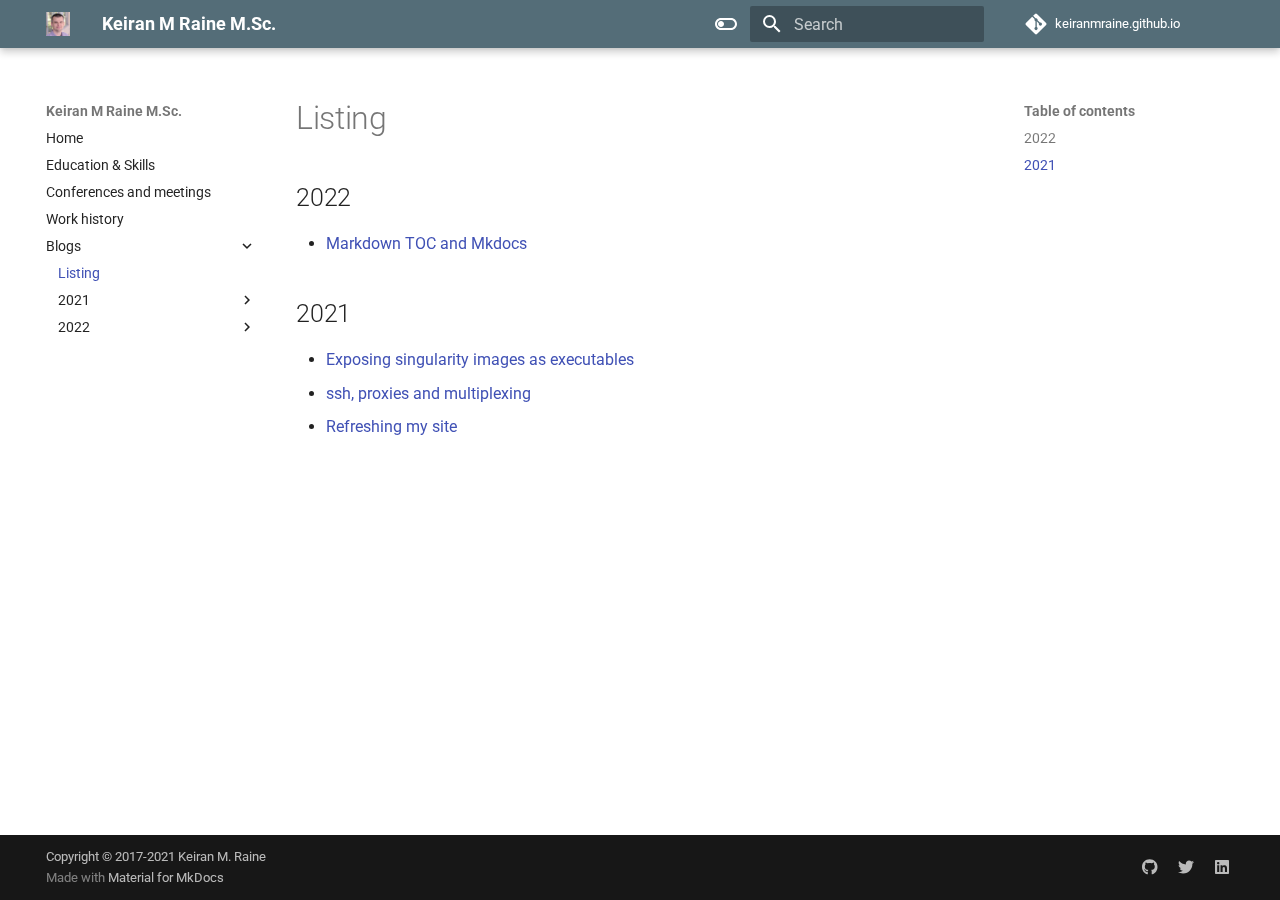
<file: docs/blogs/index.html>
<!doctype html>
<html lang="en" class="no-js">
  <head>

      <meta charset="utf-8">
      <meta name="viewport" content="width=device-width,initial-scale=1">




        <link rel="prev" href="../profile/">


        <link rel="next" href="2021/05/updating-my-site/">


      <link rel="icon" href="../images/favicon32c256.png">
      <meta name="generator" content="mkdocs-1.5.3, mkdocs-material-9.4.6">



        <title>Listing - Keiran M Raine M.Sc.</title>



      <link rel="stylesheet" href="../assets/stylesheets/main.35e1ed30.min.css">


        <link rel="stylesheet" href="../assets/stylesheets/palette.356b1318.min.css">












        <link rel="preconnect" href="https://fonts.gstatic.com" crossorigin>
        <link rel="stylesheet" href="https://fonts.googleapis.com/css?family=Roboto:300,300i,400,400i,700,700i%7CRoboto+Mono:400,400i,700,700i&display=fallback">
        <style>:root{--md-text-font:"Roboto";--md-code-font:"Roboto Mono"}</style>



    <script>__md_scope=new URL("..",location),__md_hash=e=>[...e].reduce((e,_)=>(e<<5)-e+_.charCodeAt(0),0),__md_get=(e,_=localStorage,t=__md_scope)=>JSON.parse(_.getItem(t.pathname+"."+e)),__md_set=(e,_,t=localStorage,a=__md_scope)=>{try{t.setItem(a.pathname+"."+e,JSON.stringify(_))}catch(e){}}</script>






  </head>









    <body dir="ltr" data-md-color-scheme="default" data-md-color-primary="blue-grey" data-md-color-accent="indigo">



      <script>var palette=__md_get("__palette");if(palette&&"object"==typeof palette.color)for(var key of Object.keys(palette.color))document.body.setAttribute("data-md-color-"+key,palette.color[key])</script>

    <input class="md-toggle" data-md-toggle="drawer" type="checkbox" id="__drawer" autocomplete="off">
    <input class="md-toggle" data-md-toggle="search" type="checkbox" id="__search" autocomplete="off">
    <label class="md-overlay" for="__drawer"></label>
    <div data-md-component="skip">


        <a href="#listing" class="md-skip">
          Skip to content
        </a>

    </div>
    <div data-md-component="announce">

    </div>






<header class="md-header md-header--shadow" data-md-component="header">
  <nav class="md-header__inner md-grid" aria-label="Header">
    <a href=".." title="Keiran M Raine M.Sc." class="md-header__button md-logo" aria-label="Keiran M Raine M.Sc." data-md-component="logo">

  <img src="../images/profile.jpg" alt="logo">

    </a>
    <label class="md-header__button md-icon" for="__drawer">

      <svg xmlns="http://www.w3.org/2000/svg" viewBox="0 0 24 24"><path d="M3 6h18v2H3V6m0 5h18v2H3v-2m0 5h18v2H3v-2Z"/></svg>
    </label>
    <div class="md-header__title" data-md-component="header-title">
      <div class="md-header__ellipsis">
        <div class="md-header__topic">
          <span class="md-ellipsis">
            Keiran M Raine M.Sc.
          </span>
        </div>
        <div class="md-header__topic" data-md-component="header-topic">
          <span class="md-ellipsis">

              Listing

          </span>
        </div>
      </div>
    </div>


        <form class="md-header__option" data-md-component="palette">




    <input class="md-option" data-md-color-media="" data-md-color-scheme="default" data-md-color-primary="blue-grey" data-md-color-accent="indigo"  aria-label="Switch to dark mode"  type="radio" name="__palette" id="__palette_1">

      <label class="md-header__button md-icon" title="Switch to dark mode" for="__palette_2" hidden>
        <svg xmlns="http://www.w3.org/2000/svg" viewBox="0 0 24 24"><path d="M17 6H7c-3.31 0-6 2.69-6 6s2.69 6 6 6h10c3.31 0 6-2.69 6-6s-2.69-6-6-6zm0 10H7c-2.21 0-4-1.79-4-4s1.79-4 4-4h10c2.21 0 4 1.79 4 4s-1.79 4-4 4zM7 9c-1.66 0-3 1.34-3 3s1.34 3 3 3 3-1.34 3-3-1.34-3-3-3z"/></svg>
      </label>





    <input class="md-option" data-md-color-media="" data-md-color-scheme="slate" data-md-color-primary="grey" data-md-color-accent="indigo"  aria-label="Switch to light mode"  type="radio" name="__palette" id="__palette_2">

      <label class="md-header__button md-icon" title="Switch to light mode" for="__palette_1" hidden>
        <svg xmlns="http://www.w3.org/2000/svg" viewBox="0 0 24 24"><path d="M17 7H7a5 5 0 0 0-5 5 5 5 0 0 0 5 5h10a5 5 0 0 0 5-5 5 5 0 0 0-5-5m0 8a3 3 0 0 1-3-3 3 3 0 0 1 3-3 3 3 0 0 1 3 3 3 3 0 0 1-3 3Z"/></svg>
      </label>


</form>




      <label class="md-header__button md-icon" for="__search">

        <svg xmlns="http://www.w3.org/2000/svg" viewBox="0 0 24 24"><path d="M9.5 3A6.5 6.5 0 0 1 16 9.5c0 1.61-.59 3.09-1.56 4.23l.27.27h.79l5 5-1.5 1.5-5-5v-.79l-.27-.27A6.516 6.516 0 0 1 9.5 16 6.5 6.5 0 0 1 3 9.5 6.5 6.5 0 0 1 9.5 3m0 2C7 5 5 7 5 9.5S7 14 9.5 14 14 12 14 9.5 12 5 9.5 5Z"/></svg>
      </label>
      <div class="md-search" data-md-component="search" role="dialog">
  <label class="md-search__overlay" for="__search"></label>
  <div class="md-search__inner" role="search">
    <form class="md-search__form" name="search">
      <input type="text" class="md-search__input" name="query" aria-label="Search" placeholder="Search" autocapitalize="off" autocorrect="off" autocomplete="off" spellcheck="false" data-md-component="search-query" required>
      <label class="md-search__icon md-icon" for="__search">

        <svg xmlns="http://www.w3.org/2000/svg" viewBox="0 0 24 24"><path d="M9.5 3A6.5 6.5 0 0 1 16 9.5c0 1.61-.59 3.09-1.56 4.23l.27.27h.79l5 5-1.5 1.5-5-5v-.79l-.27-.27A6.516 6.516 0 0 1 9.5 16 6.5 6.5 0 0 1 3 9.5 6.5 6.5 0 0 1 9.5 3m0 2C7 5 5 7 5 9.5S7 14 9.5 14 14 12 14 9.5 12 5 9.5 5Z"/></svg>

        <svg xmlns="http://www.w3.org/2000/svg" viewBox="0 0 24 24"><path d="M20 11v2H8l5.5 5.5-1.42 1.42L4.16 12l7.92-7.92L13.5 5.5 8 11h12Z"/></svg>
      </label>
      <nav class="md-search__options" aria-label="Search">

        <button type="reset" class="md-search__icon md-icon" title="Clear" aria-label="Clear" tabindex="-1">

          <svg xmlns="http://www.w3.org/2000/svg" viewBox="0 0 24 24"><path d="M19 6.41 17.59 5 12 10.59 6.41 5 5 6.41 10.59 12 5 17.59 6.41 19 12 13.41 17.59 19 19 17.59 13.41 12 19 6.41Z"/></svg>
        </button>
      </nav>

    </form>
    <div class="md-search__output">
      <div class="md-search__scrollwrap" data-md-scrollfix>
        <div class="md-search-result" data-md-component="search-result">
          <div class="md-search-result__meta">
            Initializing search
          </div>
          <ol class="md-search-result__list" role="presentation"></ol>
        </div>
      </div>
    </div>
  </div>
</div>


      <div class="md-header__source">
        <a href="https://github.com/keiranmraine/keiranmraine.github.io" title="Go to repository" class="md-source" data-md-component="source">
  <div class="md-source__icon md-icon">

    <svg xmlns="http://www.w3.org/2000/svg" viewBox="0 0 448 512"><!--! Font Awesome Free 6.4.2 by @fontawesome - https://fontawesome.com License - https://fontawesome.com/license/free (Icons: CC BY 4.0, Fonts: SIL OFL 1.1, Code: MIT License) Copyright 2023 Fonticons, Inc.--><path d="M439.55 236.05 244 40.45a28.87 28.87 0 0 0-40.81 0l-40.66 40.63 51.52 51.52c27.06-9.14 52.68 16.77 43.39 43.68l49.66 49.66c34.23-11.8 61.18 31 35.47 56.69-26.49 26.49-70.21-2.87-56-37.34L240.22 199v121.85c25.3 12.54 22.26 41.85 9.08 55a34.34 34.34 0 0 1-48.55 0c-17.57-17.6-11.07-46.91 11.25-56v-123c-20.8-8.51-24.6-30.74-18.64-45L142.57 101 8.45 235.14a28.86 28.86 0 0 0 0 40.81l195.61 195.6a28.86 28.86 0 0 0 40.8 0l194.69-194.69a28.86 28.86 0 0 0 0-40.81z"/></svg>
  </div>
  <div class="md-source__repository">
    keiranmraine.github.io
  </div>
</a>
      </div>

  </nav>

</header>

    <div class="md-container" data-md-component="container">






      <main class="md-main" data-md-component="main">
        <div class="md-main__inner md-grid">



              <div class="md-sidebar md-sidebar--primary" data-md-component="sidebar" data-md-type="navigation" >
                <div class="md-sidebar__scrollwrap">
                  <div class="md-sidebar__inner">




<nav class="md-nav md-nav--primary" aria-label="Navigation" data-md-level="0">
  <label class="md-nav__title" for="__drawer">
    <a href=".." title="Keiran M Raine M.Sc." class="md-nav__button md-logo" aria-label="Keiran M Raine M.Sc." data-md-component="logo">

  <img src="../images/profile.jpg" alt="logo">

    </a>
    Keiran M Raine M.Sc.
  </label>

    <div class="md-nav__source">
      <a href="https://github.com/keiranmraine/keiranmraine.github.io" title="Go to repository" class="md-source" data-md-component="source">
  <div class="md-source__icon md-icon">

    <svg xmlns="http://www.w3.org/2000/svg" viewBox="0 0 448 512"><!--! Font Awesome Free 6.4.2 by @fontawesome - https://fontawesome.com License - https://fontawesome.com/license/free (Icons: CC BY 4.0, Fonts: SIL OFL 1.1, Code: MIT License) Copyright 2023 Fonticons, Inc.--><path d="M439.55 236.05 244 40.45a28.87 28.87 0 0 0-40.81 0l-40.66 40.63 51.52 51.52c27.06-9.14 52.68 16.77 43.39 43.68l49.66 49.66c34.23-11.8 61.18 31 35.47 56.69-26.49 26.49-70.21-2.87-56-37.34L240.22 199v121.85c25.3 12.54 22.26 41.85 9.08 55a34.34 34.34 0 0 1-48.55 0c-17.57-17.6-11.07-46.91 11.25-56v-123c-20.8-8.51-24.6-30.74-18.64-45L142.57 101 8.45 235.14a28.86 28.86 0 0 0 0 40.81l195.61 195.6a28.86 28.86 0 0 0 40.8 0l194.69-194.69a28.86 28.86 0 0 0 0-40.81z"/></svg>
  </div>
  <div class="md-source__repository">
    keiranmraine.github.io
  </div>
</a>
    </div>

  <ul class="md-nav__list" data-md-scrollfix>






    <li class="md-nav__item">
      <a href=".." class="md-nav__link">


  <span class="md-ellipsis">
    Home
  </span>


      </a>
    </li>








    <li class="md-nav__item">
      <a href="../Education_and_Skills/" class="md-nav__link">


  <span class="md-ellipsis">
    Education & Skills
  </span>


      </a>
    </li>








    <li class="md-nav__item">
      <a href="../conferences/" class="md-nav__link">


  <span class="md-ellipsis">
    Conferences and meetings
  </span>


      </a>
    </li>








    <li class="md-nav__item">
      <a href="../profile/" class="md-nav__link">


  <span class="md-ellipsis">
    Work history
  </span>


      </a>
    </li>















    <li class="md-nav__item md-nav__item--active md-nav__item--nested">




        <input class="md-nav__toggle md-toggle " type="checkbox" id="__nav_5" checked>


          <label class="md-nav__link" for="__nav_5" id="__nav_5_label" tabindex="0">


  <span class="md-ellipsis">
    Blogs
  </span>


            <span class="md-nav__icon md-icon"></span>
          </label>

        <nav class="md-nav" data-md-level="1" aria-labelledby="__nav_5_label" aria-expanded="true">
          <label class="md-nav__title" for="__nav_5">
            <span class="md-nav__icon md-icon"></span>
            Blogs
          </label>
          <ul class="md-nav__list" data-md-scrollfix>








    <li class="md-nav__item md-nav__item--active">

      <input class="md-nav__toggle md-toggle" type="checkbox" id="__toc">





        <label class="md-nav__link md-nav__link--active" for="__toc">


  <span class="md-ellipsis">
    Listing
  </span>


          <span class="md-nav__icon md-icon"></span>
        </label>

      <a href="./" class="md-nav__link md-nav__link--active">


  <span class="md-ellipsis">
    Listing
  </span>


      </a>



<nav class="md-nav md-nav--secondary" aria-label="Table of contents">






    <label class="md-nav__title" for="__toc">
      <span class="md-nav__icon md-icon"></span>
      Table of contents
    </label>
    <ul class="md-nav__list" data-md-component="toc" data-md-scrollfix>

        <li class="md-nav__item">
  <a href="#2022" class="md-nav__link">
    2022
  </a>

</li>

        <li class="md-nav__item">
  <a href="#2021" class="md-nav__link">
    2021
  </a>

</li>

    </ul>

</nav>

    </li>














    <li class="md-nav__item md-nav__item--nested">




        <input class="md-nav__toggle md-toggle " type="checkbox" id="__nav_5_2" >


          <label class="md-nav__link" for="__nav_5_2" id="__nav_5_2_label" tabindex="0">


  <span class="md-ellipsis">
    2021
  </span>


            <span class="md-nav__icon md-icon"></span>
          </label>

        <nav class="md-nav" data-md-level="2" aria-labelledby="__nav_5_2_label" aria-expanded="false">
          <label class="md-nav__title" for="__nav_5_2">
            <span class="md-nav__icon md-icon"></span>
            2021
          </label>
          <ul class="md-nav__list" data-md-scrollfix>











    <li class="md-nav__item md-nav__item--nested">




        <input class="md-nav__toggle md-toggle " type="checkbox" id="__nav_5_2_1" >


          <label class="md-nav__link" for="__nav_5_2_1" id="__nav_5_2_1_label" tabindex="0">


  <span class="md-ellipsis">
    05
  </span>


            <span class="md-nav__icon md-icon"></span>
          </label>

        <nav class="md-nav" data-md-level="3" aria-labelledby="__nav_5_2_1_label" aria-expanded="false">
          <label class="md-nav__title" for="__nav_5_2_1">
            <span class="md-nav__icon md-icon"></span>
            05
          </label>
          <ul class="md-nav__list" data-md-scrollfix>






    <li class="md-nav__item">
      <a href="2021/05/updating-my-site/" class="md-nav__link">


  <span class="md-ellipsis">
    Refreshing my site
  </span>


      </a>
    </li>




          </ul>
        </nav>

    </li>














    <li class="md-nav__item md-nav__item--nested">




        <input class="md-nav__toggle md-toggle " type="checkbox" id="__nav_5_2_2" >


          <label class="md-nav__link" for="__nav_5_2_2" id="__nav_5_2_2_label" tabindex="0">


  <span class="md-ellipsis">
    09
  </span>


            <span class="md-nav__icon md-icon"></span>
          </label>

        <nav class="md-nav" data-md-level="3" aria-labelledby="__nav_5_2_2_label" aria-expanded="false">
          <label class="md-nav__title" for="__nav_5_2_2">
            <span class="md-nav__icon md-icon"></span>
            09
          </label>
          <ul class="md-nav__list" data-md-scrollfix>






    <li class="md-nav__item">
      <a href="2021/09/ssh-proxies-and-multiplexing/" class="md-nav__link">


  <span class="md-ellipsis">
    ssh, proxies and multiplexing
  </span>


      </a>
    </li>




          </ul>
        </nav>

    </li>














    <li class="md-nav__item md-nav__item--nested">




        <input class="md-nav__toggle md-toggle " type="checkbox" id="__nav_5_2_3" >


          <label class="md-nav__link" for="__nav_5_2_3" id="__nav_5_2_3_label" tabindex="0">


  <span class="md-ellipsis">
    10
  </span>


            <span class="md-nav__icon md-icon"></span>
          </label>

        <nav class="md-nav" data-md-level="3" aria-labelledby="__nav_5_2_3_label" aria-expanded="false">
          <label class="md-nav__title" for="__nav_5_2_3">
            <span class="md-nav__icon md-icon"></span>
            10
          </label>
          <ul class="md-nav__list" data-md-scrollfix>






    <li class="md-nav__item">
      <a href="2021/10/containers-as-executables/" class="md-nav__link">


  <span class="md-ellipsis">
    Exposing singularity images as executables
  </span>


      </a>
    </li>




          </ul>
        </nav>

    </li>




          </ul>
        </nav>

    </li>














    <li class="md-nav__item md-nav__item--nested">




        <input class="md-nav__toggle md-toggle " type="checkbox" id="__nav_5_3" >


          <label class="md-nav__link" for="__nav_5_3" id="__nav_5_3_label" tabindex="0">


  <span class="md-ellipsis">
    2022
  </span>


            <span class="md-nav__icon md-icon"></span>
          </label>

        <nav class="md-nav" data-md-level="2" aria-labelledby="__nav_5_3_label" aria-expanded="false">
          <label class="md-nav__title" for="__nav_5_3">
            <span class="md-nav__icon md-icon"></span>
            2022
          </label>
          <ul class="md-nav__list" data-md-scrollfix>











    <li class="md-nav__item md-nav__item--nested">




        <input class="md-nav__toggle md-toggle " type="checkbox" id="__nav_5_3_1" >


          <label class="md-nav__link" for="__nav_5_3_1" id="__nav_5_3_1_label" tabindex="0">


  <span class="md-ellipsis">
    04
  </span>


            <span class="md-nav__icon md-icon"></span>
          </label>

        <nav class="md-nav" data-md-level="3" aria-labelledby="__nav_5_3_1_label" aria-expanded="false">
          <label class="md-nav__title" for="__nav_5_3_1">
            <span class="md-nav__icon md-icon"></span>
            04
          </label>
          <ul class="md-nav__list" data-md-scrollfix>






    <li class="md-nav__item">
      <a href="2022/04/mkdocs-toc-indent/" class="md-nav__link">


  <span class="md-ellipsis">
    Markdown TOC and Mkdocs
  </span>


      </a>
    </li>




          </ul>
        </nav>

    </li>




          </ul>
        </nav>

    </li>




          </ul>
        </nav>

    </li>



  </ul>
</nav>
                  </div>
                </div>
              </div>



              <div class="md-sidebar md-sidebar--secondary" data-md-component="sidebar" data-md-type="toc" >
                <div class="md-sidebar__scrollwrap">
                  <div class="md-sidebar__inner">


<nav class="md-nav md-nav--secondary" aria-label="Table of contents">






    <label class="md-nav__title" for="__toc">
      <span class="md-nav__icon md-icon"></span>
      Table of contents
    </label>
    <ul class="md-nav__list" data-md-component="toc" data-md-scrollfix>

        <li class="md-nav__item">
  <a href="#2022" class="md-nav__link">
    2022
  </a>

</li>

        <li class="md-nav__item">
  <a href="#2021" class="md-nav__link">
    2021
  </a>

</li>

    </ul>

</nav>
                  </div>
                </div>
              </div>



            <div class="md-content" data-md-component="content">
              <article class="md-content__inner md-typeset">







<h1 id="listing">Listing</h1>
<h2 id="2022">2022</h2>
<ul>
<li><a href="2022/04/mkdocs-toc-indent/">Markdown TOC and Mkdocs</a></li>
</ul>
<h2 id="2021">2021</h2>
<ul>
<li><a href="2021/10/containers-as-executables/">Exposing singularity images as executables</a></li>
<li><a href="2021/09/ssh-proxies-and-multiplexing/">ssh, proxies and multiplexing</a></li>
<li><a href="2021/05/updating-my-site/">Refreshing my site</a></li>
</ul>






              </article>
            </div>


        </div>

      </main>

        <footer class="md-footer">

  <div class="md-footer-meta md-typeset">
    <div class="md-footer-meta__inner md-grid">
      <div class="md-copyright">

    <div class="md-copyright__highlight">
      Copyright &copy; 2017-2021 Keiran M. Raine
    </div>


    Made with
    <a href="https://squidfunk.github.io/mkdocs-material/" target="_blank" rel="noopener">
      Material for MkDocs
    </a>

</div>

        <div class="md-social">








    <a href="https://github.com/keiranmraine" target="_blank" rel="noopener" title="github.com" class="md-social__link">
      <svg xmlns="http://www.w3.org/2000/svg" viewBox="0 0 496 512"><!--! Font Awesome Free 6.4.2 by @fontawesome - https://fontawesome.com License - https://fontawesome.com/license/free (Icons: CC BY 4.0, Fonts: SIL OFL 1.1, Code: MIT License) Copyright 2023 Fonticons, Inc.--><path d="M165.9 397.4c0 2-2.3 3.6-5.2 3.6-3.3.3-5.6-1.3-5.6-3.6 0-2 2.3-3.6 5.2-3.6 3-.3 5.6 1.3 5.6 3.6zm-31.1-4.5c-.7 2 1.3 4.3 4.3 4.9 2.6 1 5.6 0 6.2-2s-1.3-4.3-4.3-5.2c-2.6-.7-5.5.3-6.2 2.3zm44.2-1.7c-2.9.7-4.9 2.6-4.6 4.9.3 2 2.9 3.3 5.9 2.6 2.9-.7 4.9-2.6 4.6-4.6-.3-1.9-3-3.2-5.9-2.9zM244.8 8C106.1 8 0 113.3 0 252c0 110.9 69.8 205.8 169.5 239.2 12.8 2.3 17.3-5.6 17.3-12.1 0-6.2-.3-40.4-.3-61.4 0 0-70 15-84.7-29.8 0 0-11.4-29.1-27.8-36.6 0 0-22.9-15.7 1.6-15.4 0 0 24.9 2 38.6 25.8 21.9 38.6 58.6 27.5 72.9 20.9 2.3-16 8.8-27.1 16-33.7-55.9-6.2-112.3-14.3-112.3-110.5 0-27.5 7.6-41.3 23.6-58.9-2.6-6.5-11.1-33.3 2.6-67.9 20.9-6.5 69 27 69 27 20-5.6 41.5-8.5 62.8-8.5s42.8 2.9 62.8 8.5c0 0 48.1-33.6 69-27 13.7 34.7 5.2 61.4 2.6 67.9 16 17.7 25.8 31.5 25.8 58.9 0 96.5-58.9 104.2-114.8 110.5 9.2 7.9 17 22.9 17 46.4 0 33.7-.3 75.4-.3 83.6 0 6.5 4.6 14.4 17.3 12.1C428.2 457.8 496 362.9 496 252 496 113.3 383.5 8 244.8 8zM97.2 352.9c-1.3 1-1 3.3.7 5.2 1.6 1.6 3.9 2.3 5.2 1 1.3-1 1-3.3-.7-5.2-1.6-1.6-3.9-2.3-5.2-1zm-10.8-8.1c-.7 1.3.3 2.9 2.3 3.9 1.6 1 3.6.7 4.3-.7.7-1.3-.3-2.9-2.3-3.9-2-.6-3.6-.3-4.3.7zm32.4 35.6c-1.6 1.3-1 4.3 1.3 6.2 2.3 2.3 5.2 2.6 6.5 1 1.3-1.3.7-4.3-1.3-6.2-2.2-2.3-5.2-2.6-6.5-1zm-11.4-14.7c-1.6 1-1.6 3.6 0 5.9 1.6 2.3 4.3 3.3 5.6 2.3 1.6-1.3 1.6-3.9 0-6.2-1.4-2.3-4-3.3-5.6-2z"/></svg>
    </a>








    <a href="https://twitter.com/keiranmraine" target="_blank" rel="noopener" title="twitter.com" class="md-social__link">
      <svg xmlns="http://www.w3.org/2000/svg" viewBox="0 0 512 512"><!--! Font Awesome Free 6.4.2 by @fontawesome - https://fontawesome.com License - https://fontawesome.com/license/free (Icons: CC BY 4.0, Fonts: SIL OFL 1.1, Code: MIT License) Copyright 2023 Fonticons, Inc.--><path d="M459.37 151.716c.325 4.548.325 9.097.325 13.645 0 138.72-105.583 298.558-298.558 298.558-59.452 0-114.68-17.219-161.137-47.106 8.447.974 16.568 1.299 25.34 1.299 49.055 0 94.213-16.568 130.274-44.832-46.132-.975-84.792-31.188-98.112-72.772 6.498.974 12.995 1.624 19.818 1.624 9.421 0 18.843-1.3 27.614-3.573-48.081-9.747-84.143-51.98-84.143-102.985v-1.299c13.969 7.797 30.214 12.67 47.431 13.319-28.264-18.843-46.781-51.005-46.781-87.391 0-19.492 5.197-37.36 14.294-52.954 51.655 63.675 129.3 105.258 216.365 109.807-1.624-7.797-2.599-15.918-2.599-24.04 0-57.828 46.782-104.934 104.934-104.934 30.213 0 57.502 12.67 76.67 33.137 23.715-4.548 46.456-13.32 66.599-25.34-7.798 24.366-24.366 44.833-46.132 57.827 21.117-2.273 41.584-8.122 60.426-16.243-14.292 20.791-32.161 39.308-52.628 54.253z"/></svg>
    </a>








    <a href="https://www.linkedin.com/in/keiranraine/" target="_blank" rel="noopener" title="www.linkedin.com" class="md-social__link">
      <svg xmlns="http://www.w3.org/2000/svg" viewBox="0 0 448 512"><!--! Font Awesome Free 6.4.2 by @fontawesome - https://fontawesome.com License - https://fontawesome.com/license/free (Icons: CC BY 4.0, Fonts: SIL OFL 1.1, Code: MIT License) Copyright 2023 Fonticons, Inc.--><path d="M416 32H31.9C14.3 32 0 46.5 0 64.3v383.4C0 465.5 14.3 480 31.9 480H416c17.6 0 32-14.5 32-32.3V64.3c0-17.8-14.4-32.3-32-32.3zM135.4 416H69V202.2h66.5V416zm-33.2-243c-21.3 0-38.5-17.3-38.5-38.5S80.9 96 102.2 96c21.2 0 38.5 17.3 38.5 38.5 0 21.3-17.2 38.5-38.5 38.5zm282.1 243h-66.4V312c0-24.8-.5-56.7-34.5-56.7-34.6 0-39.9 27-39.9 54.9V416h-66.4V202.2h63.7v29.2h.9c8.9-16.8 30.6-34.5 62.9-34.5 67.2 0 79.7 44.3 79.7 101.9V416z"/></svg>
    </a>

</div>

    </div>
  </div>
</footer>

    </div>
    <div class="md-dialog" data-md-component="dialog">
      <div class="md-dialog__inner md-typeset"></div>
    </div>


    <script id="__config" type="application/json">{"base": "..", "features": [], "search": "../assets/javascripts/workers/search.f886a092.min.js", "translations": {"clipboard.copied": "Copied to clipboard", "clipboard.copy": "Copy to clipboard", "search.result.more.one": "1 more on this page", "search.result.more.other": "# more on this page", "search.result.none": "No matching documents", "search.result.one": "1 matching document", "search.result.other": "# matching documents", "search.result.placeholder": "Type to start searching", "search.result.term.missing": "Missing", "select.version": "Select version"}}</script>


      <script src="../assets/javascripts/bundle.aecac24b.min.js"></script>


  </body>
</html>
</file>
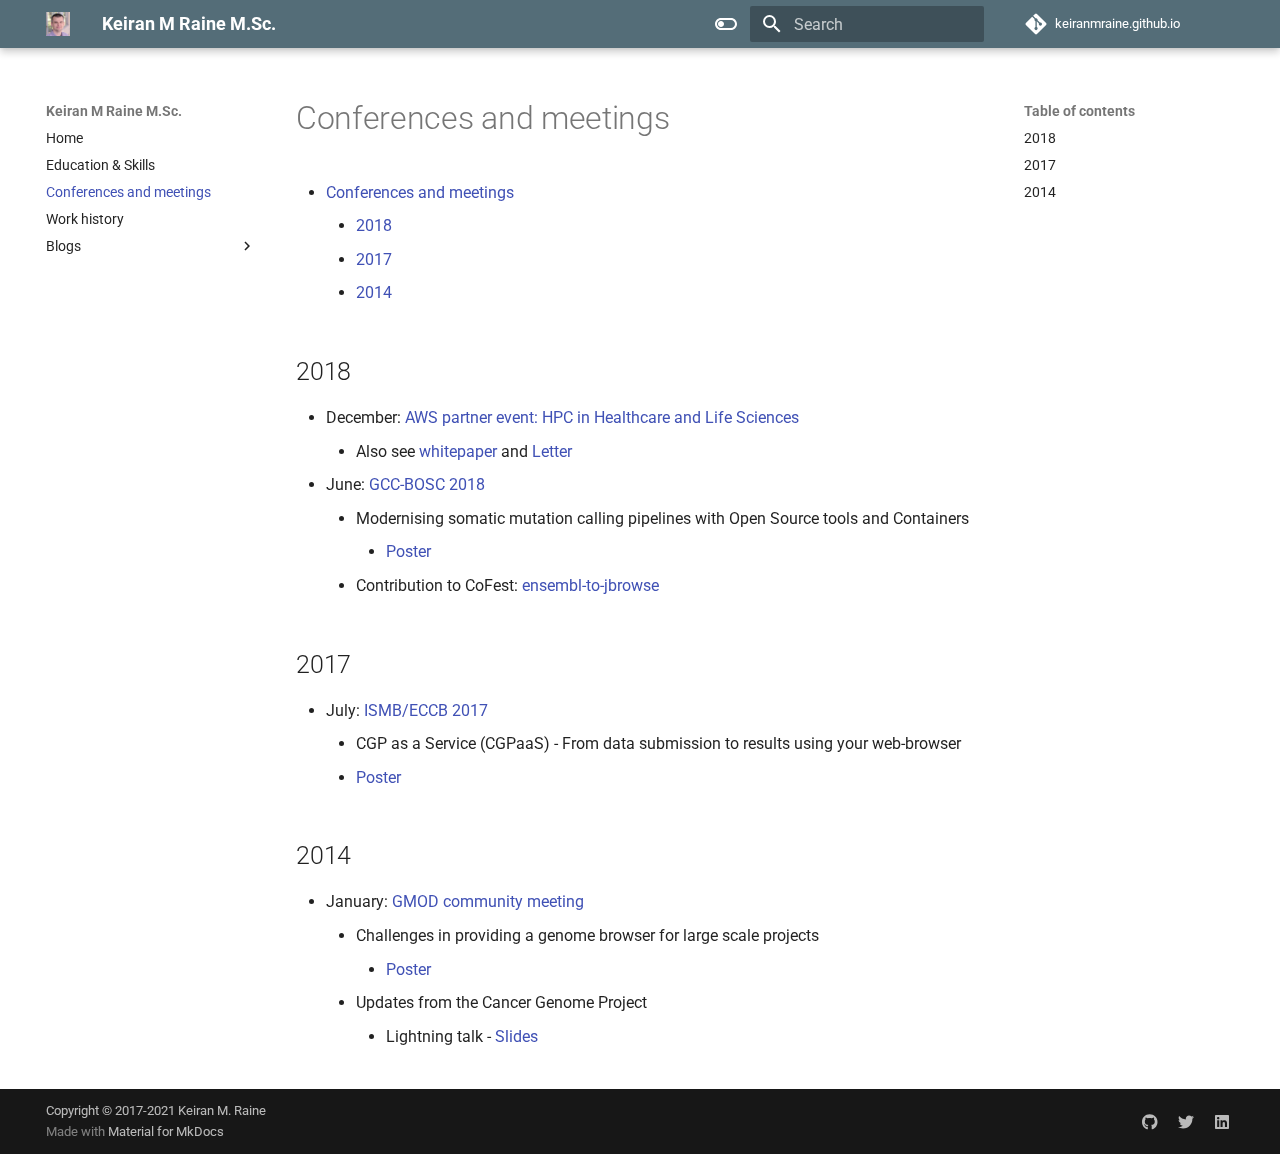
<file: docs/conferences/index.html>
<!doctype html>
<html lang="en" class="no-js">
  <head>

      <meta charset="utf-8">
      <meta name="viewport" content="width=device-width,initial-scale=1">




        <link rel="prev" href="../Education_and_Skills/">


        <link rel="next" href="../profile/">


      <link rel="icon" href="../images/favicon32c256.png">
      <meta name="generator" content="mkdocs-1.5.3, mkdocs-material-9.4.6">



        <title>Conferences and meetings - Keiran M Raine M.Sc.</title>



      <link rel="stylesheet" href="../assets/stylesheets/main.35e1ed30.min.css">


        <link rel="stylesheet" href="../assets/stylesheets/palette.356b1318.min.css">












        <link rel="preconnect" href="https://fonts.gstatic.com" crossorigin>
        <link rel="stylesheet" href="https://fonts.googleapis.com/css?family=Roboto:300,300i,400,400i,700,700i%7CRoboto+Mono:400,400i,700,700i&display=fallback">
        <style>:root{--md-text-font:"Roboto";--md-code-font:"Roboto Mono"}</style>



    <script>__md_scope=new URL("..",location),__md_hash=e=>[...e].reduce((e,_)=>(e<<5)-e+_.charCodeAt(0),0),__md_get=(e,_=localStorage,t=__md_scope)=>JSON.parse(_.getItem(t.pathname+"."+e)),__md_set=(e,_,t=localStorage,a=__md_scope)=>{try{t.setItem(a.pathname+"."+e,JSON.stringify(_))}catch(e){}}</script>






  </head>









    <body dir="ltr" data-md-color-scheme="default" data-md-color-primary="blue-grey" data-md-color-accent="indigo">



      <script>var palette=__md_get("__palette");if(palette&&"object"==typeof palette.color)for(var key of Object.keys(palette.color))document.body.setAttribute("data-md-color-"+key,palette.color[key])</script>

    <input class="md-toggle" data-md-toggle="drawer" type="checkbox" id="__drawer" autocomplete="off">
    <input class="md-toggle" data-md-toggle="search" type="checkbox" id="__search" autocomplete="off">
    <label class="md-overlay" for="__drawer"></label>
    <div data-md-component="skip">


        <a href="#conferences-and-meetings" class="md-skip">
          Skip to content
        </a>

    </div>
    <div data-md-component="announce">

    </div>






<header class="md-header md-header--shadow" data-md-component="header">
  <nav class="md-header__inner md-grid" aria-label="Header">
    <a href=".." title="Keiran M Raine M.Sc." class="md-header__button md-logo" aria-label="Keiran M Raine M.Sc." data-md-component="logo">

  <img src="../images/profile.jpg" alt="logo">

    </a>
    <label class="md-header__button md-icon" for="__drawer">

      <svg xmlns="http://www.w3.org/2000/svg" viewBox="0 0 24 24"><path d="M3 6h18v2H3V6m0 5h18v2H3v-2m0 5h18v2H3v-2Z"/></svg>
    </label>
    <div class="md-header__title" data-md-component="header-title">
      <div class="md-header__ellipsis">
        <div class="md-header__topic">
          <span class="md-ellipsis">
            Keiran M Raine M.Sc.
          </span>
        </div>
        <div class="md-header__topic" data-md-component="header-topic">
          <span class="md-ellipsis">

              Conferences and meetings

          </span>
        </div>
      </div>
    </div>


        <form class="md-header__option" data-md-component="palette">




    <input class="md-option" data-md-color-media="" data-md-color-scheme="default" data-md-color-primary="blue-grey" data-md-color-accent="indigo"  aria-label="Switch to dark mode"  type="radio" name="__palette" id="__palette_1">

      <label class="md-header__button md-icon" title="Switch to dark mode" for="__palette_2" hidden>
        <svg xmlns="http://www.w3.org/2000/svg" viewBox="0 0 24 24"><path d="M17 6H7c-3.31 0-6 2.69-6 6s2.69 6 6 6h10c3.31 0 6-2.69 6-6s-2.69-6-6-6zm0 10H7c-2.21 0-4-1.79-4-4s1.79-4 4-4h10c2.21 0 4 1.79 4 4s-1.79 4-4 4zM7 9c-1.66 0-3 1.34-3 3s1.34 3 3 3 3-1.34 3-3-1.34-3-3-3z"/></svg>
      </label>





    <input class="md-option" data-md-color-media="" data-md-color-scheme="slate" data-md-color-primary="grey" data-md-color-accent="indigo"  aria-label="Switch to light mode"  type="radio" name="__palette" id="__palette_2">

      <label class="md-header__button md-icon" title="Switch to light mode" for="__palette_1" hidden>
        <svg xmlns="http://www.w3.org/2000/svg" viewBox="0 0 24 24"><path d="M17 7H7a5 5 0 0 0-5 5 5 5 0 0 0 5 5h10a5 5 0 0 0 5-5 5 5 0 0 0-5-5m0 8a3 3 0 0 1-3-3 3 3 0 0 1 3-3 3 3 0 0 1 3 3 3 3 0 0 1-3 3Z"/></svg>
      </label>


</form>




      <label class="md-header__button md-icon" for="__search">

        <svg xmlns="http://www.w3.org/2000/svg" viewBox="0 0 24 24"><path d="M9.5 3A6.5 6.5 0 0 1 16 9.5c0 1.61-.59 3.09-1.56 4.23l.27.27h.79l5 5-1.5 1.5-5-5v-.79l-.27-.27A6.516 6.516 0 0 1 9.5 16 6.5 6.5 0 0 1 3 9.5 6.5 6.5 0 0 1 9.5 3m0 2C7 5 5 7 5 9.5S7 14 9.5 14 14 12 14 9.5 12 5 9.5 5Z"/></svg>
      </label>
      <div class="md-search" data-md-component="search" role="dialog">
  <label class="md-search__overlay" for="__search"></label>
  <div class="md-search__inner" role="search">
    <form class="md-search__form" name="search">
      <input type="text" class="md-search__input" name="query" aria-label="Search" placeholder="Search" autocapitalize="off" autocorrect="off" autocomplete="off" spellcheck="false" data-md-component="search-query" required>
      <label class="md-search__icon md-icon" for="__search">

        <svg xmlns="http://www.w3.org/2000/svg" viewBox="0 0 24 24"><path d="M9.5 3A6.5 6.5 0 0 1 16 9.5c0 1.61-.59 3.09-1.56 4.23l.27.27h.79l5 5-1.5 1.5-5-5v-.79l-.27-.27A6.516 6.516 0 0 1 9.5 16 6.5 6.5 0 0 1 3 9.5 6.5 6.5 0 0 1 9.5 3m0 2C7 5 5 7 5 9.5S7 14 9.5 14 14 12 14 9.5 12 5 9.5 5Z"/></svg>

        <svg xmlns="http://www.w3.org/2000/svg" viewBox="0 0 24 24"><path d="M20 11v2H8l5.5 5.5-1.42 1.42L4.16 12l7.92-7.92L13.5 5.5 8 11h12Z"/></svg>
      </label>
      <nav class="md-search__options" aria-label="Search">

        <button type="reset" class="md-search__icon md-icon" title="Clear" aria-label="Clear" tabindex="-1">

          <svg xmlns="http://www.w3.org/2000/svg" viewBox="0 0 24 24"><path d="M19 6.41 17.59 5 12 10.59 6.41 5 5 6.41 10.59 12 5 17.59 6.41 19 12 13.41 17.59 19 19 17.59 13.41 12 19 6.41Z"/></svg>
        </button>
      </nav>

    </form>
    <div class="md-search__output">
      <div class="md-search__scrollwrap" data-md-scrollfix>
        <div class="md-search-result" data-md-component="search-result">
          <div class="md-search-result__meta">
            Initializing search
          </div>
          <ol class="md-search-result__list" role="presentation"></ol>
        </div>
      </div>
    </div>
  </div>
</div>


      <div class="md-header__source">
        <a href="https://github.com/keiranmraine/keiranmraine.github.io" title="Go to repository" class="md-source" data-md-component="source">
  <div class="md-source__icon md-icon">

    <svg xmlns="http://www.w3.org/2000/svg" viewBox="0 0 448 512"><!--! Font Awesome Free 6.4.2 by @fontawesome - https://fontawesome.com License - https://fontawesome.com/license/free (Icons: CC BY 4.0, Fonts: SIL OFL 1.1, Code: MIT License) Copyright 2023 Fonticons, Inc.--><path d="M439.55 236.05 244 40.45a28.87 28.87 0 0 0-40.81 0l-40.66 40.63 51.52 51.52c27.06-9.14 52.68 16.77 43.39 43.68l49.66 49.66c34.23-11.8 61.18 31 35.47 56.69-26.49 26.49-70.21-2.87-56-37.34L240.22 199v121.85c25.3 12.54 22.26 41.85 9.08 55a34.34 34.34 0 0 1-48.55 0c-17.57-17.6-11.07-46.91 11.25-56v-123c-20.8-8.51-24.6-30.74-18.64-45L142.57 101 8.45 235.14a28.86 28.86 0 0 0 0 40.81l195.61 195.6a28.86 28.86 0 0 0 40.8 0l194.69-194.69a28.86 28.86 0 0 0 0-40.81z"/></svg>
  </div>
  <div class="md-source__repository">
    keiranmraine.github.io
  </div>
</a>
      </div>

  </nav>

</header>

    <div class="md-container" data-md-component="container">






      <main class="md-main" data-md-component="main">
        <div class="md-main__inner md-grid">



              <div class="md-sidebar md-sidebar--primary" data-md-component="sidebar" data-md-type="navigation" >
                <div class="md-sidebar__scrollwrap">
                  <div class="md-sidebar__inner">




<nav class="md-nav md-nav--primary" aria-label="Navigation" data-md-level="0">
  <label class="md-nav__title" for="__drawer">
    <a href=".." title="Keiran M Raine M.Sc." class="md-nav__button md-logo" aria-label="Keiran M Raine M.Sc." data-md-component="logo">

  <img src="../images/profile.jpg" alt="logo">

    </a>
    Keiran M Raine M.Sc.
  </label>

    <div class="md-nav__source">
      <a href="https://github.com/keiranmraine/keiranmraine.github.io" title="Go to repository" class="md-source" data-md-component="source">
  <div class="md-source__icon md-icon">

    <svg xmlns="http://www.w3.org/2000/svg" viewBox="0 0 448 512"><!--! Font Awesome Free 6.4.2 by @fontawesome - https://fontawesome.com License - https://fontawesome.com/license/free (Icons: CC BY 4.0, Fonts: SIL OFL 1.1, Code: MIT License) Copyright 2023 Fonticons, Inc.--><path d="M439.55 236.05 244 40.45a28.87 28.87 0 0 0-40.81 0l-40.66 40.63 51.52 51.52c27.06-9.14 52.68 16.77 43.39 43.68l49.66 49.66c34.23-11.8 61.18 31 35.47 56.69-26.49 26.49-70.21-2.87-56-37.34L240.22 199v121.85c25.3 12.54 22.26 41.85 9.08 55a34.34 34.34 0 0 1-48.55 0c-17.57-17.6-11.07-46.91 11.25-56v-123c-20.8-8.51-24.6-30.74-18.64-45L142.57 101 8.45 235.14a28.86 28.86 0 0 0 0 40.81l195.61 195.6a28.86 28.86 0 0 0 40.8 0l194.69-194.69a28.86 28.86 0 0 0 0-40.81z"/></svg>
  </div>
  <div class="md-source__repository">
    keiranmraine.github.io
  </div>
</a>
    </div>

  <ul class="md-nav__list" data-md-scrollfix>






    <li class="md-nav__item">
      <a href=".." class="md-nav__link">


  <span class="md-ellipsis">
    Home
  </span>


      </a>
    </li>








    <li class="md-nav__item">
      <a href="../Education_and_Skills/" class="md-nav__link">


  <span class="md-ellipsis">
    Education & Skills
  </span>


      </a>
    </li>










    <li class="md-nav__item md-nav__item--active">

      <input class="md-nav__toggle md-toggle" type="checkbox" id="__toc">





        <label class="md-nav__link md-nav__link--active" for="__toc">


  <span class="md-ellipsis">
    Conferences and meetings
  </span>


          <span class="md-nav__icon md-icon"></span>
        </label>

      <a href="./" class="md-nav__link md-nav__link--active">


  <span class="md-ellipsis">
    Conferences and meetings
  </span>


      </a>



<nav class="md-nav md-nav--secondary" aria-label="Table of contents">






    <label class="md-nav__title" for="__toc">
      <span class="md-nav__icon md-icon"></span>
      Table of contents
    </label>
    <ul class="md-nav__list" data-md-component="toc" data-md-scrollfix>

        <li class="md-nav__item">
  <a href="#2018" class="md-nav__link">
    2018
  </a>

</li>

        <li class="md-nav__item">
  <a href="#2017" class="md-nav__link">
    2017
  </a>

</li>

        <li class="md-nav__item">
  <a href="#2014" class="md-nav__link">
    2014
  </a>

</li>

    </ul>

</nav>

    </li>








    <li class="md-nav__item">
      <a href="../profile/" class="md-nav__link">


  <span class="md-ellipsis">
    Work history
  </span>


      </a>
    </li>













    <li class="md-nav__item md-nav__item--nested">




        <input class="md-nav__toggle md-toggle " type="checkbox" id="__nav_5" >


          <label class="md-nav__link" for="__nav_5" id="__nav_5_label" tabindex="0">


  <span class="md-ellipsis">
    Blogs
  </span>


            <span class="md-nav__icon md-icon"></span>
          </label>

        <nav class="md-nav" data-md-level="1" aria-labelledby="__nav_5_label" aria-expanded="false">
          <label class="md-nav__title" for="__nav_5">
            <span class="md-nav__icon md-icon"></span>
            Blogs
          </label>
          <ul class="md-nav__list" data-md-scrollfix>






    <li class="md-nav__item">
      <a href="../blogs/" class="md-nav__link">


  <span class="md-ellipsis">
    Listing
  </span>


      </a>
    </li>














    <li class="md-nav__item md-nav__item--nested">




        <input class="md-nav__toggle md-toggle " type="checkbox" id="__nav_5_2" >


          <label class="md-nav__link" for="__nav_5_2" id="__nav_5_2_label" tabindex="0">


  <span class="md-ellipsis">
    2021
  </span>


            <span class="md-nav__icon md-icon"></span>
          </label>

        <nav class="md-nav" data-md-level="2" aria-labelledby="__nav_5_2_label" aria-expanded="false">
          <label class="md-nav__title" for="__nav_5_2">
            <span class="md-nav__icon md-icon"></span>
            2021
          </label>
          <ul class="md-nav__list" data-md-scrollfix>











    <li class="md-nav__item md-nav__item--nested">




        <input class="md-nav__toggle md-toggle " type="checkbox" id="__nav_5_2_1" >


          <label class="md-nav__link" for="__nav_5_2_1" id="__nav_5_2_1_label" tabindex="0">


  <span class="md-ellipsis">
    05
  </span>


            <span class="md-nav__icon md-icon"></span>
          </label>

        <nav class="md-nav" data-md-level="3" aria-labelledby="__nav_5_2_1_label" aria-expanded="false">
          <label class="md-nav__title" for="__nav_5_2_1">
            <span class="md-nav__icon md-icon"></span>
            05
          </label>
          <ul class="md-nav__list" data-md-scrollfix>






    <li class="md-nav__item">
      <a href="../blogs/2021/05/updating-my-site/" class="md-nav__link">


  <span class="md-ellipsis">
    Refreshing my site
  </span>


      </a>
    </li>




          </ul>
        </nav>

    </li>














    <li class="md-nav__item md-nav__item--nested">




        <input class="md-nav__toggle md-toggle " type="checkbox" id="__nav_5_2_2" >


          <label class="md-nav__link" for="__nav_5_2_2" id="__nav_5_2_2_label" tabindex="0">


  <span class="md-ellipsis">
    09
  </span>


            <span class="md-nav__icon md-icon"></span>
          </label>

        <nav class="md-nav" data-md-level="3" aria-labelledby="__nav_5_2_2_label" aria-expanded="false">
          <label class="md-nav__title" for="__nav_5_2_2">
            <span class="md-nav__icon md-icon"></span>
            09
          </label>
          <ul class="md-nav__list" data-md-scrollfix>






    <li class="md-nav__item">
      <a href="../blogs/2021/09/ssh-proxies-and-multiplexing/" class="md-nav__link">


  <span class="md-ellipsis">
    ssh, proxies and multiplexing
  </span>


      </a>
    </li>




          </ul>
        </nav>

    </li>














    <li class="md-nav__item md-nav__item--nested">




        <input class="md-nav__toggle md-toggle " type="checkbox" id="__nav_5_2_3" >


          <label class="md-nav__link" for="__nav_5_2_3" id="__nav_5_2_3_label" tabindex="0">


  <span class="md-ellipsis">
    10
  </span>


            <span class="md-nav__icon md-icon"></span>
          </label>

        <nav class="md-nav" data-md-level="3" aria-labelledby="__nav_5_2_3_label" aria-expanded="false">
          <label class="md-nav__title" for="__nav_5_2_3">
            <span class="md-nav__icon md-icon"></span>
            10
          </label>
          <ul class="md-nav__list" data-md-scrollfix>






    <li class="md-nav__item">
      <a href="../blogs/2021/10/containers-as-executables/" class="md-nav__link">


  <span class="md-ellipsis">
    Exposing singularity images as executables
  </span>


      </a>
    </li>




          </ul>
        </nav>

    </li>




          </ul>
        </nav>

    </li>














    <li class="md-nav__item md-nav__item--nested">




        <input class="md-nav__toggle md-toggle " type="checkbox" id="__nav_5_3" >


          <label class="md-nav__link" for="__nav_5_3" id="__nav_5_3_label" tabindex="0">


  <span class="md-ellipsis">
    2022
  </span>


            <span class="md-nav__icon md-icon"></span>
          </label>

        <nav class="md-nav" data-md-level="2" aria-labelledby="__nav_5_3_label" aria-expanded="false">
          <label class="md-nav__title" for="__nav_5_3">
            <span class="md-nav__icon md-icon"></span>
            2022
          </label>
          <ul class="md-nav__list" data-md-scrollfix>











    <li class="md-nav__item md-nav__item--nested">




        <input class="md-nav__toggle md-toggle " type="checkbox" id="__nav_5_3_1" >


          <label class="md-nav__link" for="__nav_5_3_1" id="__nav_5_3_1_label" tabindex="0">


  <span class="md-ellipsis">
    04
  </span>


            <span class="md-nav__icon md-icon"></span>
          </label>

        <nav class="md-nav" data-md-level="3" aria-labelledby="__nav_5_3_1_label" aria-expanded="false">
          <label class="md-nav__title" for="__nav_5_3_1">
            <span class="md-nav__icon md-icon"></span>
            04
          </label>
          <ul class="md-nav__list" data-md-scrollfix>






    <li class="md-nav__item">
      <a href="../blogs/2022/04/mkdocs-toc-indent/" class="md-nav__link">


  <span class="md-ellipsis">
    Markdown TOC and Mkdocs
  </span>


      </a>
    </li>




          </ul>
        </nav>

    </li>




          </ul>
        </nav>

    </li>




          </ul>
        </nav>

    </li>



  </ul>
</nav>
                  </div>
                </div>
              </div>



              <div class="md-sidebar md-sidebar--secondary" data-md-component="sidebar" data-md-type="toc" >
                <div class="md-sidebar__scrollwrap">
                  <div class="md-sidebar__inner">


<nav class="md-nav md-nav--secondary" aria-label="Table of contents">






    <label class="md-nav__title" for="__toc">
      <span class="md-nav__icon md-icon"></span>
      Table of contents
    </label>
    <ul class="md-nav__list" data-md-component="toc" data-md-scrollfix>

        <li class="md-nav__item">
  <a href="#2018" class="md-nav__link">
    2018
  </a>

</li>

        <li class="md-nav__item">
  <a href="#2017" class="md-nav__link">
    2017
  </a>

</li>

        <li class="md-nav__item">
  <a href="#2014" class="md-nav__link">
    2014
  </a>

</li>

    </ul>

</nav>
                  </div>
                </div>
              </div>



            <div class="md-content" data-md-component="content">
              <article class="md-content__inner md-typeset">







<h1 id="conferences-and-meetings">Conferences and meetings</h1>
<ul>
<li><a href="#conferences-and-meetings">Conferences and meetings</a><ul>
<li><a href="#2018">2018</a></li>
<li><a href="#2017">2017</a></li>
<li><a href="#2014">2014</a></li>
</ul>
</li>
</ul>
<h2 id="2018">2018</h2>
<ul>
<li>December: <a href="https://www.ellexus.com/aws-partner/">AWS partner event: HPC in Healthcare and Life Sciences</a><ul>
<li>Also see <a href="https://www.ellexus.com/whitepaper-accelerating-wellcome-sanger-institutes-cloud-based-genomics-pipelines-through-i-o-profiling/">whitepaper</a> and <a href="https://resources.altair.com/resfile_web_path/file-en/Mistral_CustomerStory_SangerInstitute_Letter_102220.pdf">Letter</a></li>
</ul>
</li>
<li>June: <a href="https://gccbosc2018.sched.com/">GCC-BOSC 2018</a><ul>
<li>Modernising somatic mutation calling pipelines with Open Source tools and Containers<ul>
<li><a href="https://drive.google.com/file/d/1GtHBB2A5U32bfjRMTj-gaTmfeLvgIUa9/view?usp=sharing">Poster</a></li>
</ul>
</li>
<li>Contribution to CoFest: <a href="https://github.com/GMOD/ensembl-to-jbrowse">ensembl-to-jbrowse</a></li>
</ul>
</li>
</ul>
<h2 id="2017">2017</h2>
<ul>
<li>July: <a href="https://www.iscb.org/ismbeccb2017">ISMB/ECCB 2017</a><ul>
<li>CGP as a Service (CGPaaS) - From data submission to results using your web-browser</li>
<li><a href="https://drive.google.com/file/d/1nJTzpPHKKxcFlBTT9hFmftQGcfuyisfr/view?usp=sharing">Poster</a></li>
</ul>
</li>
</ul>
<h2 id="2014">2014</h2>
<ul>
<li>January: <a href="http://gmod.org/wiki/Jan_2014_GMOD_Meeting">GMOD community meeting</a><ul>
<li>Challenges in providing a genome browser for large scale projects<ul>
<li><a href="https://drive.google.com/file/d/1SJnSnMVVcmyn35DV4XevCtfUF_-RhpAn/view?usp=sharing">Poster</a></li>
</ul>
</li>
<li>Updates from the Cancer Genome Project<ul>
<li>Lightning talk - <a href="http://gmod.org/mediawiki/images/e/e4/2014_CGP_updates.pdf">Slides</a></li>
</ul>
</li>
</ul>
</li>
</ul>
<!-- references -->






              </article>
            </div>


        </div>

      </main>

        <footer class="md-footer">

  <div class="md-footer-meta md-typeset">
    <div class="md-footer-meta__inner md-grid">
      <div class="md-copyright">

    <div class="md-copyright__highlight">
      Copyright &copy; 2017-2021 Keiran M. Raine
    </div>


    Made with
    <a href="https://squidfunk.github.io/mkdocs-material/" target="_blank" rel="noopener">
      Material for MkDocs
    </a>

</div>

        <div class="md-social">








    <a href="https://github.com/keiranmraine" target="_blank" rel="noopener" title="github.com" class="md-social__link">
      <svg xmlns="http://www.w3.org/2000/svg" viewBox="0 0 496 512"><!--! Font Awesome Free 6.4.2 by @fontawesome - https://fontawesome.com License - https://fontawesome.com/license/free (Icons: CC BY 4.0, Fonts: SIL OFL 1.1, Code: MIT License) Copyright 2023 Fonticons, Inc.--><path d="M165.9 397.4c0 2-2.3 3.6-5.2 3.6-3.3.3-5.6-1.3-5.6-3.6 0-2 2.3-3.6 5.2-3.6 3-.3 5.6 1.3 5.6 3.6zm-31.1-4.5c-.7 2 1.3 4.3 4.3 4.9 2.6 1 5.6 0 6.2-2s-1.3-4.3-4.3-5.2c-2.6-.7-5.5.3-6.2 2.3zm44.2-1.7c-2.9.7-4.9 2.6-4.6 4.9.3 2 2.9 3.3 5.9 2.6 2.9-.7 4.9-2.6 4.6-4.6-.3-1.9-3-3.2-5.9-2.9zM244.8 8C106.1 8 0 113.3 0 252c0 110.9 69.8 205.8 169.5 239.2 12.8 2.3 17.3-5.6 17.3-12.1 0-6.2-.3-40.4-.3-61.4 0 0-70 15-84.7-29.8 0 0-11.4-29.1-27.8-36.6 0 0-22.9-15.7 1.6-15.4 0 0 24.9 2 38.6 25.8 21.9 38.6 58.6 27.5 72.9 20.9 2.3-16 8.8-27.1 16-33.7-55.9-6.2-112.3-14.3-112.3-110.5 0-27.5 7.6-41.3 23.6-58.9-2.6-6.5-11.1-33.3 2.6-67.9 20.9-6.5 69 27 69 27 20-5.6 41.5-8.5 62.8-8.5s42.8 2.9 62.8 8.5c0 0 48.1-33.6 69-27 13.7 34.7 5.2 61.4 2.6 67.9 16 17.7 25.8 31.5 25.8 58.9 0 96.5-58.9 104.2-114.8 110.5 9.2 7.9 17 22.9 17 46.4 0 33.7-.3 75.4-.3 83.6 0 6.5 4.6 14.4 17.3 12.1C428.2 457.8 496 362.9 496 252 496 113.3 383.5 8 244.8 8zM97.2 352.9c-1.3 1-1 3.3.7 5.2 1.6 1.6 3.9 2.3 5.2 1 1.3-1 1-3.3-.7-5.2-1.6-1.6-3.9-2.3-5.2-1zm-10.8-8.1c-.7 1.3.3 2.9 2.3 3.9 1.6 1 3.6.7 4.3-.7.7-1.3-.3-2.9-2.3-3.9-2-.6-3.6-.3-4.3.7zm32.4 35.6c-1.6 1.3-1 4.3 1.3 6.2 2.3 2.3 5.2 2.6 6.5 1 1.3-1.3.7-4.3-1.3-6.2-2.2-2.3-5.2-2.6-6.5-1zm-11.4-14.7c-1.6 1-1.6 3.6 0 5.9 1.6 2.3 4.3 3.3 5.6 2.3 1.6-1.3 1.6-3.9 0-6.2-1.4-2.3-4-3.3-5.6-2z"/></svg>
    </a>








    <a href="https://twitter.com/keiranmraine" target="_blank" rel="noopener" title="twitter.com" class="md-social__link">
      <svg xmlns="http://www.w3.org/2000/svg" viewBox="0 0 512 512"><!--! Font Awesome Free 6.4.2 by @fontawesome - https://fontawesome.com License - https://fontawesome.com/license/free (Icons: CC BY 4.0, Fonts: SIL OFL 1.1, Code: MIT License) Copyright 2023 Fonticons, Inc.--><path d="M459.37 151.716c.325 4.548.325 9.097.325 13.645 0 138.72-105.583 298.558-298.558 298.558-59.452 0-114.68-17.219-161.137-47.106 8.447.974 16.568 1.299 25.34 1.299 49.055 0 94.213-16.568 130.274-44.832-46.132-.975-84.792-31.188-98.112-72.772 6.498.974 12.995 1.624 19.818 1.624 9.421 0 18.843-1.3 27.614-3.573-48.081-9.747-84.143-51.98-84.143-102.985v-1.299c13.969 7.797 30.214 12.67 47.431 13.319-28.264-18.843-46.781-51.005-46.781-87.391 0-19.492 5.197-37.36 14.294-52.954 51.655 63.675 129.3 105.258 216.365 109.807-1.624-7.797-2.599-15.918-2.599-24.04 0-57.828 46.782-104.934 104.934-104.934 30.213 0 57.502 12.67 76.67 33.137 23.715-4.548 46.456-13.32 66.599-25.34-7.798 24.366-24.366 44.833-46.132 57.827 21.117-2.273 41.584-8.122 60.426-16.243-14.292 20.791-32.161 39.308-52.628 54.253z"/></svg>
    </a>








    <a href="https://www.linkedin.com/in/keiranraine/" target="_blank" rel="noopener" title="www.linkedin.com" class="md-social__link">
      <svg xmlns="http://www.w3.org/2000/svg" viewBox="0 0 448 512"><!--! Font Awesome Free 6.4.2 by @fontawesome - https://fontawesome.com License - https://fontawesome.com/license/free (Icons: CC BY 4.0, Fonts: SIL OFL 1.1, Code: MIT License) Copyright 2023 Fonticons, Inc.--><path d="M416 32H31.9C14.3 32 0 46.5 0 64.3v383.4C0 465.5 14.3 480 31.9 480H416c17.6 0 32-14.5 32-32.3V64.3c0-17.8-14.4-32.3-32-32.3zM135.4 416H69V202.2h66.5V416zm-33.2-243c-21.3 0-38.5-17.3-38.5-38.5S80.9 96 102.2 96c21.2 0 38.5 17.3 38.5 38.5 0 21.3-17.2 38.5-38.5 38.5zm282.1 243h-66.4V312c0-24.8-.5-56.7-34.5-56.7-34.6 0-39.9 27-39.9 54.9V416h-66.4V202.2h63.7v29.2h.9c8.9-16.8 30.6-34.5 62.9-34.5 67.2 0 79.7 44.3 79.7 101.9V416z"/></svg>
    </a>

</div>

    </div>
  </div>
</footer>

    </div>
    <div class="md-dialog" data-md-component="dialog">
      <div class="md-dialog__inner md-typeset"></div>
    </div>


    <script id="__config" type="application/json">{"base": "..", "features": [], "search": "../assets/javascripts/workers/search.f886a092.min.js", "translations": {"clipboard.copied": "Copied to clipboard", "clipboard.copy": "Copy to clipboard", "search.result.more.one": "1 more on this page", "search.result.more.other": "# more on this page", "search.result.none": "No matching documents", "search.result.one": "1 matching document", "search.result.other": "# matching documents", "search.result.placeholder": "Type to start searching", "search.result.term.missing": "Missing", "select.version": "Select version"}}</script>


      <script src="../assets/javascripts/bundle.aecac24b.min.js"></script>


  </body>
</html>
</file>
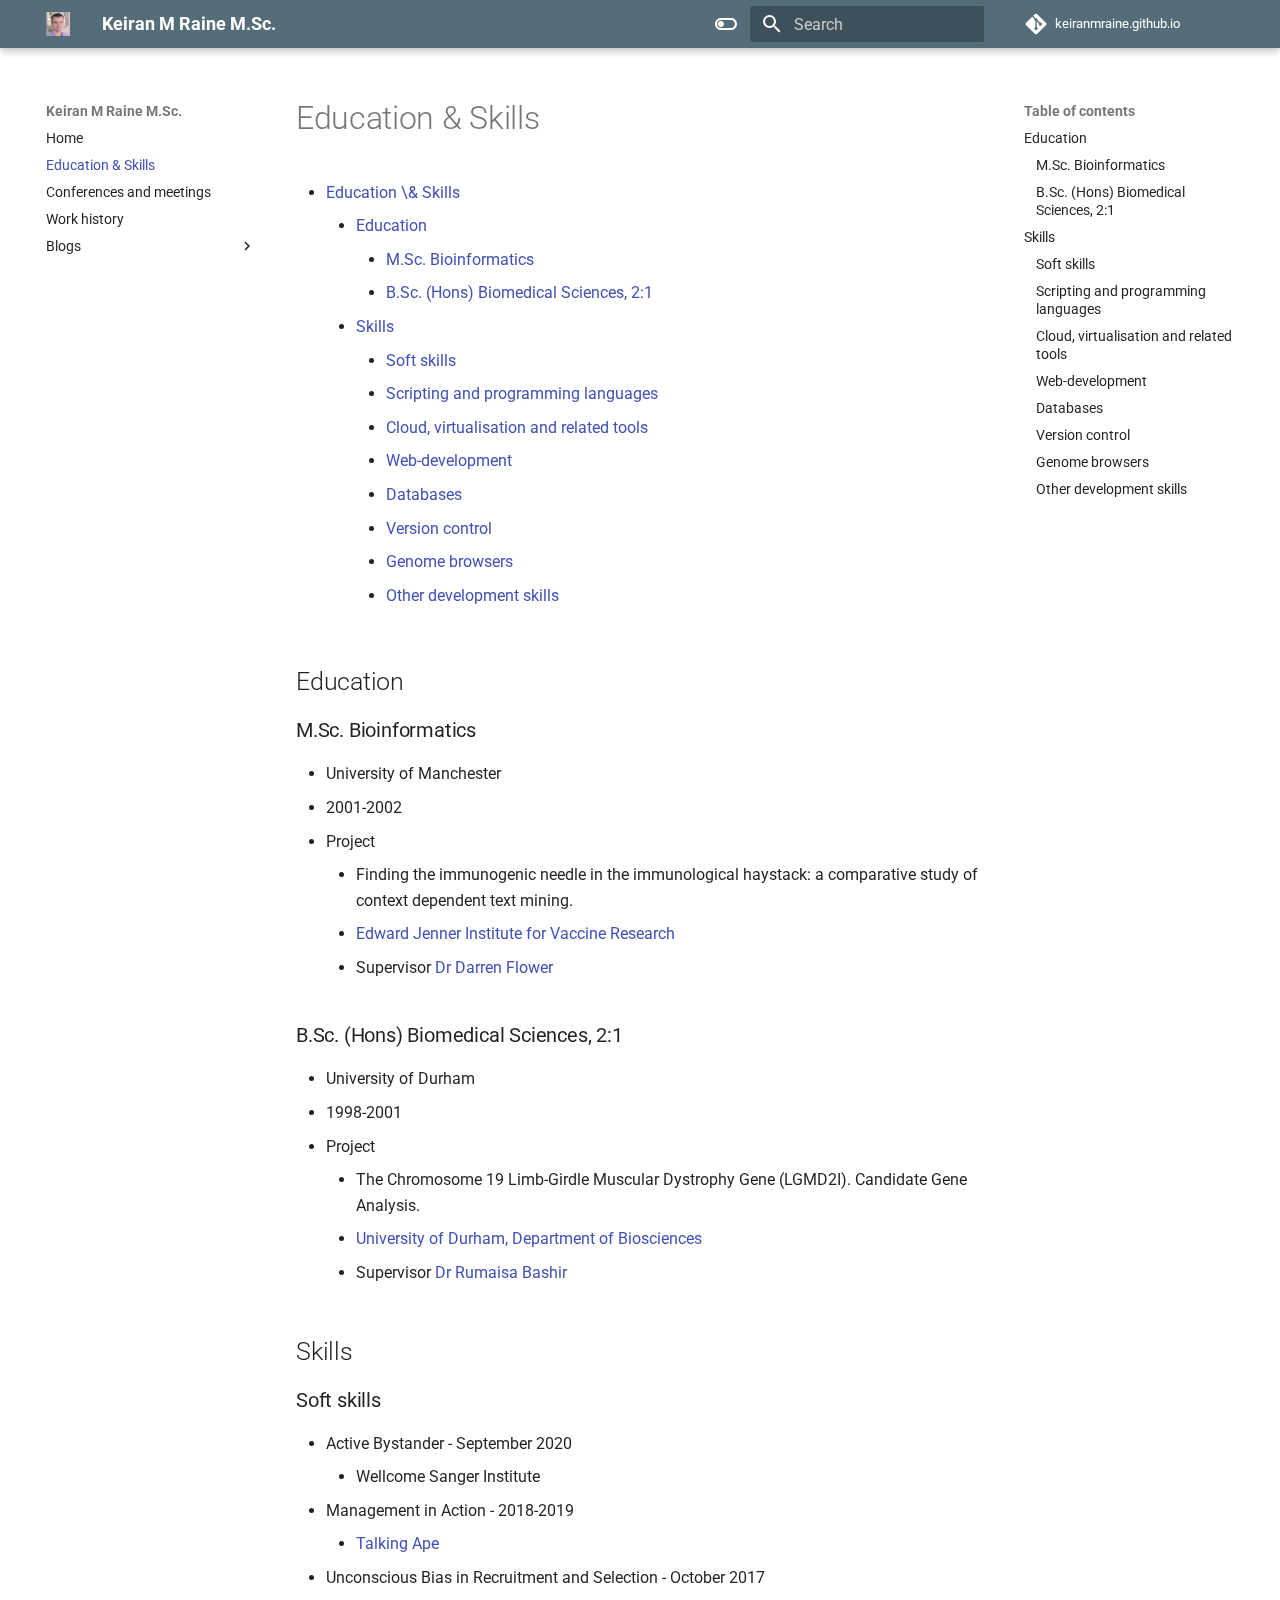
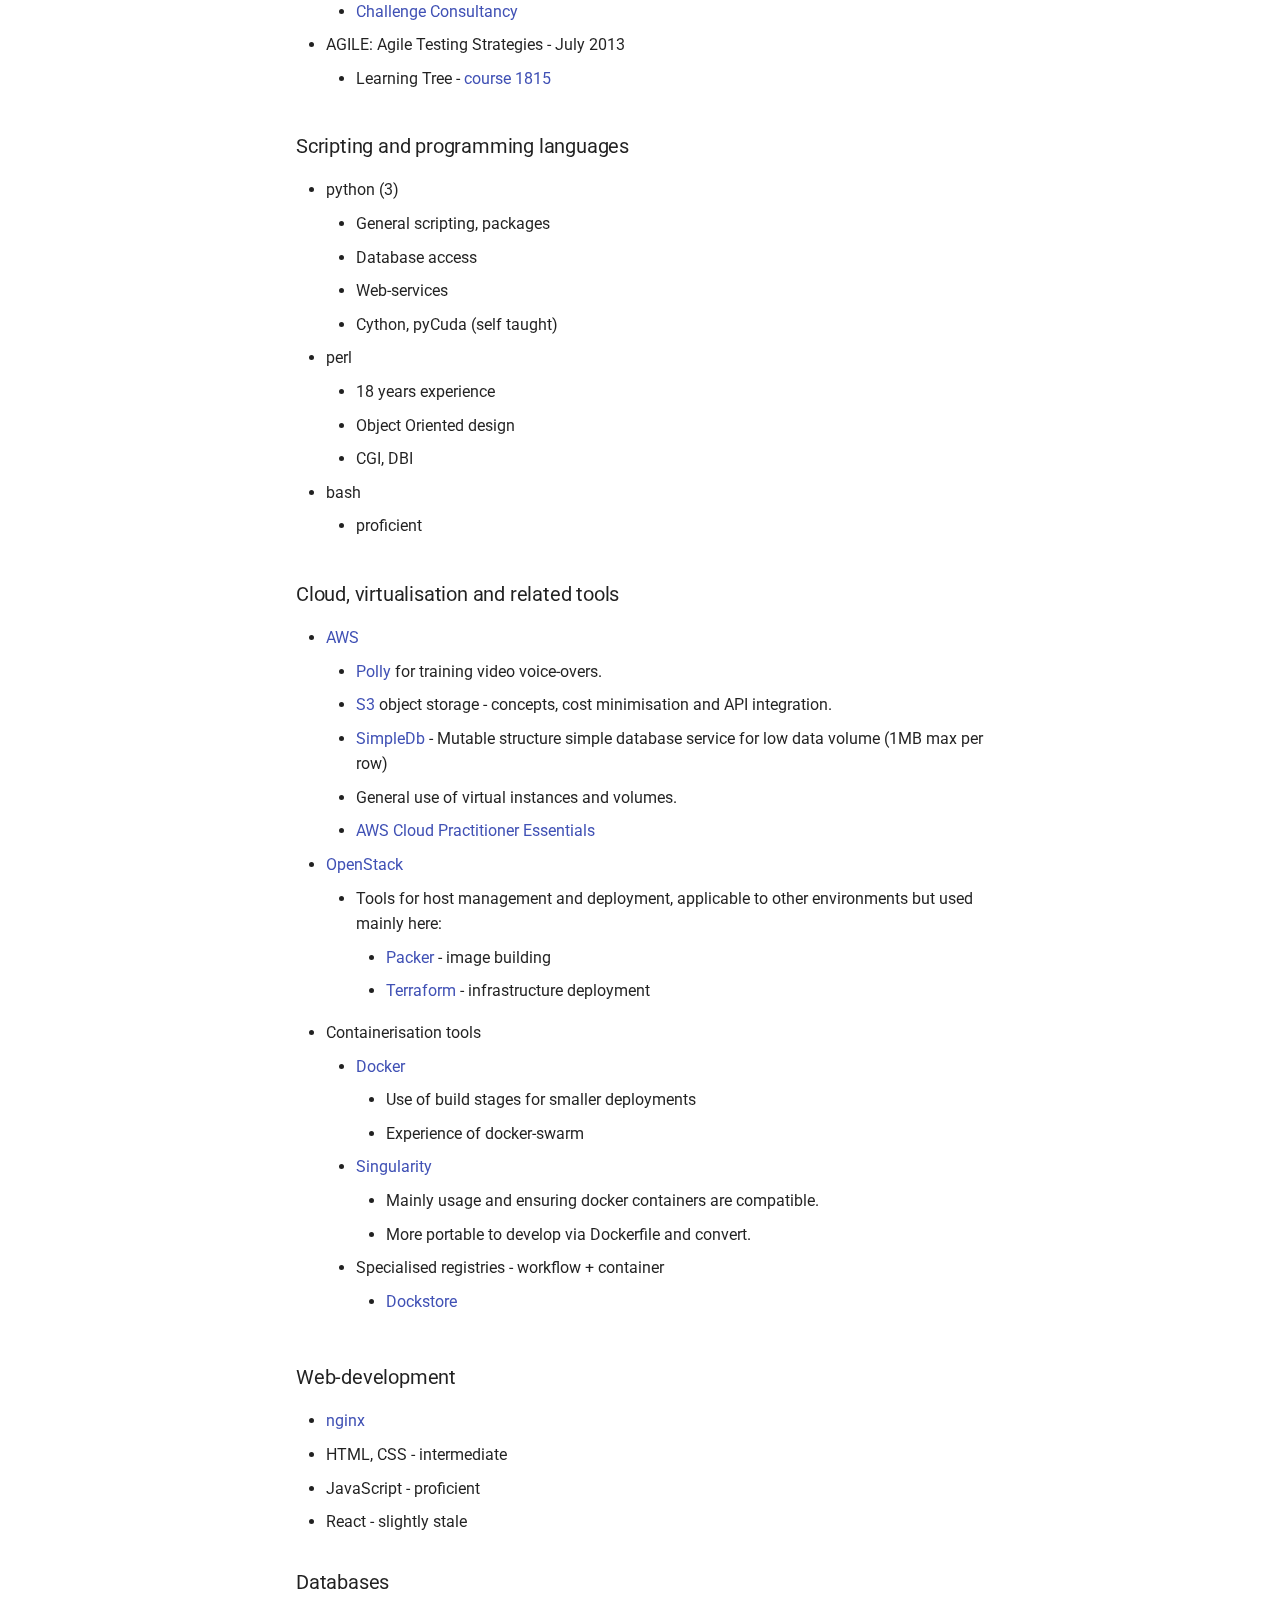
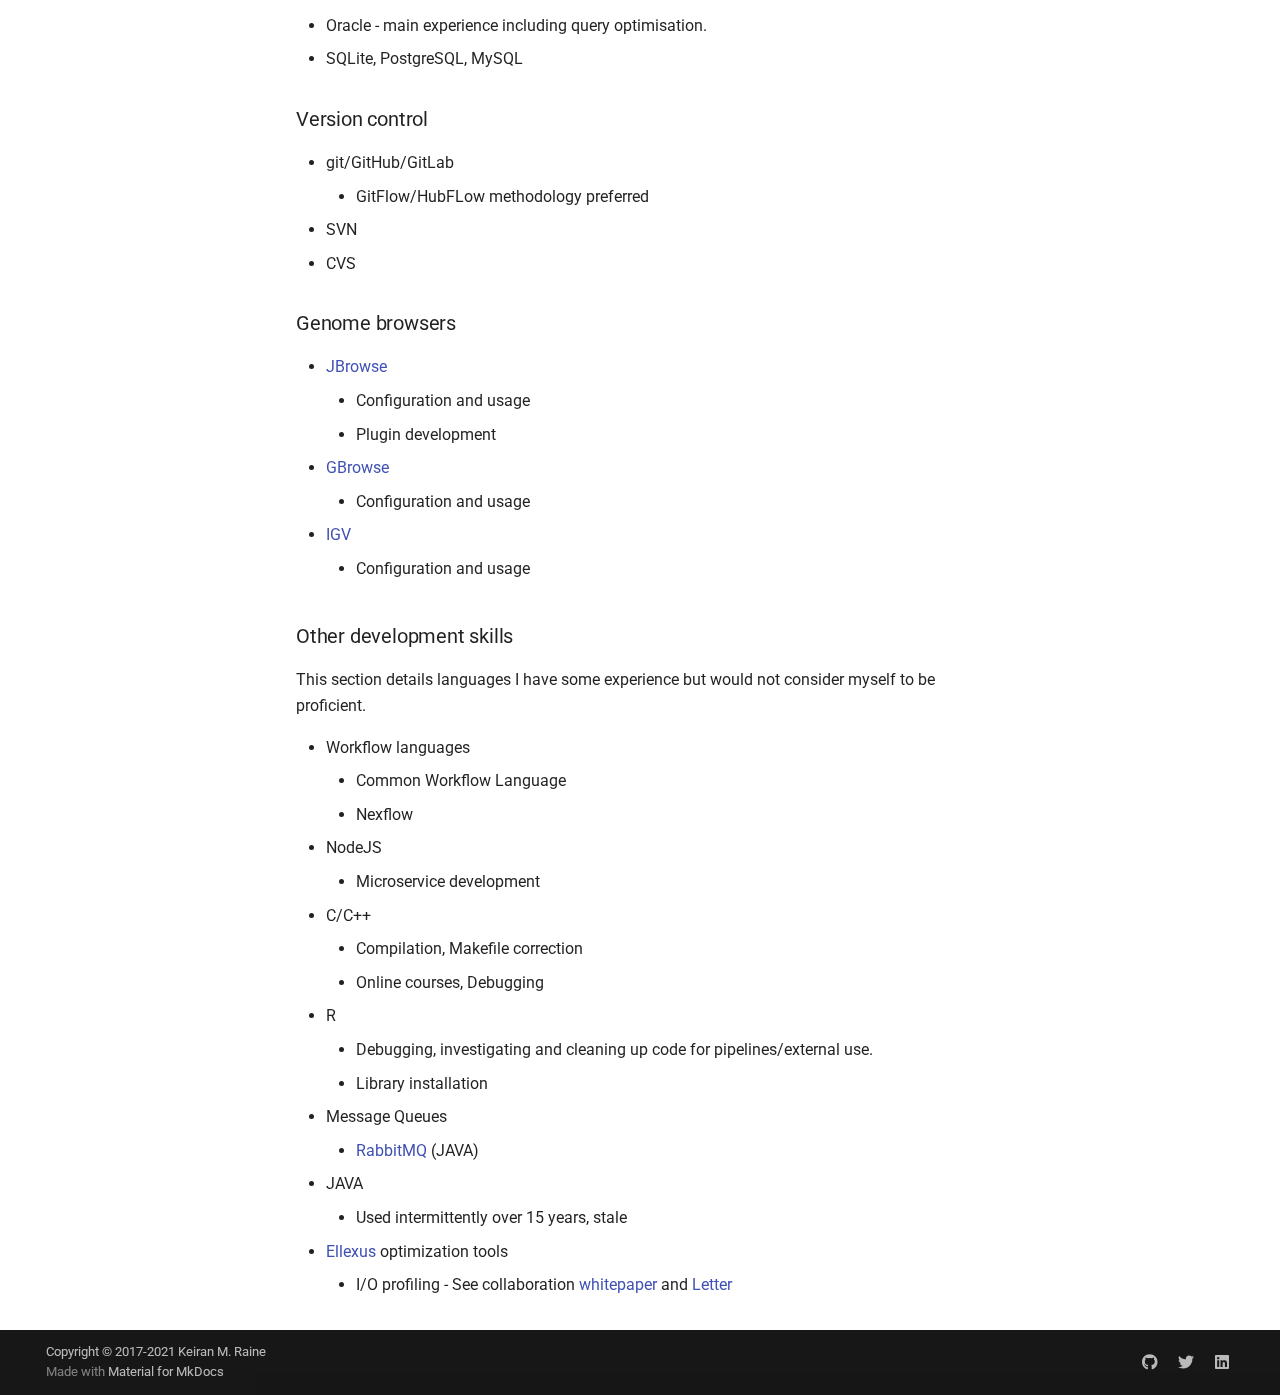
<file: docs/Education_and_Skills/index.html>
<!doctype html>
<html lang="en" class="no-js">
  <head>

      <meta charset="utf-8">
      <meta name="viewport" content="width=device-width,initial-scale=1">




        <link rel="prev" href="..">


        <link rel="next" href="../conferences/">


      <link rel="icon" href="../images/favicon32c256.png">
      <meta name="generator" content="mkdocs-1.5.3, mkdocs-material-9.4.6">



        <title>Education & Skills - Keiran M Raine M.Sc.</title>



      <link rel="stylesheet" href="../assets/stylesheets/main.35e1ed30.min.css">


        <link rel="stylesheet" href="../assets/stylesheets/palette.356b1318.min.css">












        <link rel="preconnect" href="https://fonts.gstatic.com" crossorigin>
        <link rel="stylesheet" href="https://fonts.googleapis.com/css?family=Roboto:300,300i,400,400i,700,700i%7CRoboto+Mono:400,400i,700,700i&display=fallback">
        <style>:root{--md-text-font:"Roboto";--md-code-font:"Roboto Mono"}</style>



    <script>__md_scope=new URL("..",location),__md_hash=e=>[...e].reduce((e,_)=>(e<<5)-e+_.charCodeAt(0),0),__md_get=(e,_=localStorage,t=__md_scope)=>JSON.parse(_.getItem(t.pathname+"."+e)),__md_set=(e,_,t=localStorage,a=__md_scope)=>{try{t.setItem(a.pathname+"."+e,JSON.stringify(_))}catch(e){}}</script>






  </head>









    <body dir="ltr" data-md-color-scheme="default" data-md-color-primary="blue-grey" data-md-color-accent="indigo">



      <script>var palette=__md_get("__palette");if(palette&&"object"==typeof palette.color)for(var key of Object.keys(palette.color))document.body.setAttribute("data-md-color-"+key,palette.color[key])</script>

    <input class="md-toggle" data-md-toggle="drawer" type="checkbox" id="__drawer" autocomplete="off">
    <input class="md-toggle" data-md-toggle="search" type="checkbox" id="__search" autocomplete="off">
    <label class="md-overlay" for="__drawer"></label>
    <div data-md-component="skip">


        <a href="#education-skills" class="md-skip">
          Skip to content
        </a>

    </div>
    <div data-md-component="announce">

    </div>






<header class="md-header md-header--shadow" data-md-component="header">
  <nav class="md-header__inner md-grid" aria-label="Header">
    <a href=".." title="Keiran M Raine M.Sc." class="md-header__button md-logo" aria-label="Keiran M Raine M.Sc." data-md-component="logo">

  <img src="../images/profile.jpg" alt="logo">

    </a>
    <label class="md-header__button md-icon" for="__drawer">

      <svg xmlns="http://www.w3.org/2000/svg" viewBox="0 0 24 24"><path d="M3 6h18v2H3V6m0 5h18v2H3v-2m0 5h18v2H3v-2Z"/></svg>
    </label>
    <div class="md-header__title" data-md-component="header-title">
      <div class="md-header__ellipsis">
        <div class="md-header__topic">
          <span class="md-ellipsis">
            Keiran M Raine M.Sc.
          </span>
        </div>
        <div class="md-header__topic" data-md-component="header-topic">
          <span class="md-ellipsis">

              Education & Skills

          </span>
        </div>
      </div>
    </div>


        <form class="md-header__option" data-md-component="palette">




    <input class="md-option" data-md-color-media="" data-md-color-scheme="default" data-md-color-primary="blue-grey" data-md-color-accent="indigo"  aria-label="Switch to dark mode"  type="radio" name="__palette" id="__palette_1">

      <label class="md-header__button md-icon" title="Switch to dark mode" for="__palette_2" hidden>
        <svg xmlns="http://www.w3.org/2000/svg" viewBox="0 0 24 24"><path d="M17 6H7c-3.31 0-6 2.69-6 6s2.69 6 6 6h10c3.31 0 6-2.69 6-6s-2.69-6-6-6zm0 10H7c-2.21 0-4-1.79-4-4s1.79-4 4-4h10c2.21 0 4 1.79 4 4s-1.79 4-4 4zM7 9c-1.66 0-3 1.34-3 3s1.34 3 3 3 3-1.34 3-3-1.34-3-3-3z"/></svg>
      </label>





    <input class="md-option" data-md-color-media="" data-md-color-scheme="slate" data-md-color-primary="grey" data-md-color-accent="indigo"  aria-label="Switch to light mode"  type="radio" name="__palette" id="__palette_2">

      <label class="md-header__button md-icon" title="Switch to light mode" for="__palette_1" hidden>
        <svg xmlns="http://www.w3.org/2000/svg" viewBox="0 0 24 24"><path d="M17 7H7a5 5 0 0 0-5 5 5 5 0 0 0 5 5h10a5 5 0 0 0 5-5 5 5 0 0 0-5-5m0 8a3 3 0 0 1-3-3 3 3 0 0 1 3-3 3 3 0 0 1 3 3 3 3 0 0 1-3 3Z"/></svg>
      </label>


</form>




      <label class="md-header__button md-icon" for="__search">

        <svg xmlns="http://www.w3.org/2000/svg" viewBox="0 0 24 24"><path d="M9.5 3A6.5 6.5 0 0 1 16 9.5c0 1.61-.59 3.09-1.56 4.23l.27.27h.79l5 5-1.5 1.5-5-5v-.79l-.27-.27A6.516 6.516 0 0 1 9.5 16 6.5 6.5 0 0 1 3 9.5 6.5 6.5 0 0 1 9.5 3m0 2C7 5 5 7 5 9.5S7 14 9.5 14 14 12 14 9.5 12 5 9.5 5Z"/></svg>
      </label>
      <div class="md-search" data-md-component="search" role="dialog">
  <label class="md-search__overlay" for="__search"></label>
  <div class="md-search__inner" role="search">
    <form class="md-search__form" name="search">
      <input type="text" class="md-search__input" name="query" aria-label="Search" placeholder="Search" autocapitalize="off" autocorrect="off" autocomplete="off" spellcheck="false" data-md-component="search-query" required>
      <label class="md-search__icon md-icon" for="__search">

        <svg xmlns="http://www.w3.org/2000/svg" viewBox="0 0 24 24"><path d="M9.5 3A6.5 6.5 0 0 1 16 9.5c0 1.61-.59 3.09-1.56 4.23l.27.27h.79l5 5-1.5 1.5-5-5v-.79l-.27-.27A6.516 6.516 0 0 1 9.5 16 6.5 6.5 0 0 1 3 9.5 6.5 6.5 0 0 1 9.5 3m0 2C7 5 5 7 5 9.5S7 14 9.5 14 14 12 14 9.5 12 5 9.5 5Z"/></svg>

        <svg xmlns="http://www.w3.org/2000/svg" viewBox="0 0 24 24"><path d="M20 11v2H8l5.5 5.5-1.42 1.42L4.16 12l7.92-7.92L13.5 5.5 8 11h12Z"/></svg>
      </label>
      <nav class="md-search__options" aria-label="Search">

        <button type="reset" class="md-search__icon md-icon" title="Clear" aria-label="Clear" tabindex="-1">

          <svg xmlns="http://www.w3.org/2000/svg" viewBox="0 0 24 24"><path d="M19 6.41 17.59 5 12 10.59 6.41 5 5 6.41 10.59 12 5 17.59 6.41 19 12 13.41 17.59 19 19 17.59 13.41 12 19 6.41Z"/></svg>
        </button>
      </nav>

    </form>
    <div class="md-search__output">
      <div class="md-search__scrollwrap" data-md-scrollfix>
        <div class="md-search-result" data-md-component="search-result">
          <div class="md-search-result__meta">
            Initializing search
          </div>
          <ol class="md-search-result__list" role="presentation"></ol>
        </div>
      </div>
    </div>
  </div>
</div>


      <div class="md-header__source">
        <a href="https://github.com/keiranmraine/keiranmraine.github.io" title="Go to repository" class="md-source" data-md-component="source">
  <div class="md-source__icon md-icon">

    <svg xmlns="http://www.w3.org/2000/svg" viewBox="0 0 448 512"><!--! Font Awesome Free 6.4.2 by @fontawesome - https://fontawesome.com License - https://fontawesome.com/license/free (Icons: CC BY 4.0, Fonts: SIL OFL 1.1, Code: MIT License) Copyright 2023 Fonticons, Inc.--><path d="M439.55 236.05 244 40.45a28.87 28.87 0 0 0-40.81 0l-40.66 40.63 51.52 51.52c27.06-9.14 52.68 16.77 43.39 43.68l49.66 49.66c34.23-11.8 61.18 31 35.47 56.69-26.49 26.49-70.21-2.87-56-37.34L240.22 199v121.85c25.3 12.54 22.26 41.85 9.08 55a34.34 34.34 0 0 1-48.55 0c-17.57-17.6-11.07-46.91 11.25-56v-123c-20.8-8.51-24.6-30.74-18.64-45L142.57 101 8.45 235.14a28.86 28.86 0 0 0 0 40.81l195.61 195.6a28.86 28.86 0 0 0 40.8 0l194.69-194.69a28.86 28.86 0 0 0 0-40.81z"/></svg>
  </div>
  <div class="md-source__repository">
    keiranmraine.github.io
  </div>
</a>
      </div>

  </nav>

</header>

    <div class="md-container" data-md-component="container">






      <main class="md-main" data-md-component="main">
        <div class="md-main__inner md-grid">



              <div class="md-sidebar md-sidebar--primary" data-md-component="sidebar" data-md-type="navigation" >
                <div class="md-sidebar__scrollwrap">
                  <div class="md-sidebar__inner">




<nav class="md-nav md-nav--primary" aria-label="Navigation" data-md-level="0">
  <label class="md-nav__title" for="__drawer">
    <a href=".." title="Keiran M Raine M.Sc." class="md-nav__button md-logo" aria-label="Keiran M Raine M.Sc." data-md-component="logo">

  <img src="../images/profile.jpg" alt="logo">

    </a>
    Keiran M Raine M.Sc.
  </label>

    <div class="md-nav__source">
      <a href="https://github.com/keiranmraine/keiranmraine.github.io" title="Go to repository" class="md-source" data-md-component="source">
  <div class="md-source__icon md-icon">

    <svg xmlns="http://www.w3.org/2000/svg" viewBox="0 0 448 512"><!--! Font Awesome Free 6.4.2 by @fontawesome - https://fontawesome.com License - https://fontawesome.com/license/free (Icons: CC BY 4.0, Fonts: SIL OFL 1.1, Code: MIT License) Copyright 2023 Fonticons, Inc.--><path d="M439.55 236.05 244 40.45a28.87 28.87 0 0 0-40.81 0l-40.66 40.63 51.52 51.52c27.06-9.14 52.68 16.77 43.39 43.68l49.66 49.66c34.23-11.8 61.18 31 35.47 56.69-26.49 26.49-70.21-2.87-56-37.34L240.22 199v121.85c25.3 12.54 22.26 41.85 9.08 55a34.34 34.34 0 0 1-48.55 0c-17.57-17.6-11.07-46.91 11.25-56v-123c-20.8-8.51-24.6-30.74-18.64-45L142.57 101 8.45 235.14a28.86 28.86 0 0 0 0 40.81l195.61 195.6a28.86 28.86 0 0 0 40.8 0l194.69-194.69a28.86 28.86 0 0 0 0-40.81z"/></svg>
  </div>
  <div class="md-source__repository">
    keiranmraine.github.io
  </div>
</a>
    </div>

  <ul class="md-nav__list" data-md-scrollfix>






    <li class="md-nav__item">
      <a href=".." class="md-nav__link">


  <span class="md-ellipsis">
    Home
  </span>


      </a>
    </li>










    <li class="md-nav__item md-nav__item--active">

      <input class="md-nav__toggle md-toggle" type="checkbox" id="__toc">





        <label class="md-nav__link md-nav__link--active" for="__toc">


  <span class="md-ellipsis">
    Education & Skills
  </span>


          <span class="md-nav__icon md-icon"></span>
        </label>

      <a href="./" class="md-nav__link md-nav__link--active">


  <span class="md-ellipsis">
    Education & Skills
  </span>


      </a>



<nav class="md-nav md-nav--secondary" aria-label="Table of contents">






    <label class="md-nav__title" for="__toc">
      <span class="md-nav__icon md-icon"></span>
      Table of contents
    </label>
    <ul class="md-nav__list" data-md-component="toc" data-md-scrollfix>

        <li class="md-nav__item">
  <a href="#education" class="md-nav__link">
    Education
  </a>

    <nav class="md-nav" aria-label="Education">
      <ul class="md-nav__list">

          <li class="md-nav__item">
  <a href="#msc-bioinformatics" class="md-nav__link">
    M.Sc. Bioinformatics
  </a>

</li>

          <li class="md-nav__item">
  <a href="#bsc-hons-biomedical-sciences-21" class="md-nav__link">
    B.Sc. (Hons) Biomedical Sciences, 2:1
  </a>

</li>

      </ul>
    </nav>

</li>

        <li class="md-nav__item">
  <a href="#skills" class="md-nav__link">
    Skills
  </a>

    <nav class="md-nav" aria-label="Skills">
      <ul class="md-nav__list">

          <li class="md-nav__item">
  <a href="#soft-skills" class="md-nav__link">
    Soft skills
  </a>

</li>

          <li class="md-nav__item">
  <a href="#scripting-and-programming-languages" class="md-nav__link">
    Scripting and programming languages
  </a>

</li>

          <li class="md-nav__item">
  <a href="#cloud-virtualisation-and-related-tools" class="md-nav__link">
    Cloud, virtualisation and related tools
  </a>

</li>

          <li class="md-nav__item">
  <a href="#web-development" class="md-nav__link">
    Web-development
  </a>

</li>

          <li class="md-nav__item">
  <a href="#databases" class="md-nav__link">
    Databases
  </a>

</li>

          <li class="md-nav__item">
  <a href="#version-control" class="md-nav__link">
    Version control
  </a>

</li>

          <li class="md-nav__item">
  <a href="#genome-browsers" class="md-nav__link">
    Genome browsers
  </a>

</li>

          <li class="md-nav__item">
  <a href="#other-development-skills" class="md-nav__link">
    Other development skills
  </a>

</li>

      </ul>
    </nav>

</li>

    </ul>

</nav>

    </li>








    <li class="md-nav__item">
      <a href="../conferences/" class="md-nav__link">


  <span class="md-ellipsis">
    Conferences and meetings
  </span>


      </a>
    </li>








    <li class="md-nav__item">
      <a href="../profile/" class="md-nav__link">


  <span class="md-ellipsis">
    Work history
  </span>


      </a>
    </li>













    <li class="md-nav__item md-nav__item--nested">




        <input class="md-nav__toggle md-toggle " type="checkbox" id="__nav_5" >


          <label class="md-nav__link" for="__nav_5" id="__nav_5_label" tabindex="0">


  <span class="md-ellipsis">
    Blogs
  </span>


            <span class="md-nav__icon md-icon"></span>
          </label>

        <nav class="md-nav" data-md-level="1" aria-labelledby="__nav_5_label" aria-expanded="false">
          <label class="md-nav__title" for="__nav_5">
            <span class="md-nav__icon md-icon"></span>
            Blogs
          </label>
          <ul class="md-nav__list" data-md-scrollfix>






    <li class="md-nav__item">
      <a href="../blogs/" class="md-nav__link">


  <span class="md-ellipsis">
    Listing
  </span>


      </a>
    </li>














    <li class="md-nav__item md-nav__item--nested">




        <input class="md-nav__toggle md-toggle " type="checkbox" id="__nav_5_2" >


          <label class="md-nav__link" for="__nav_5_2" id="__nav_5_2_label" tabindex="0">


  <span class="md-ellipsis">
    2021
  </span>


            <span class="md-nav__icon md-icon"></span>
          </label>

        <nav class="md-nav" data-md-level="2" aria-labelledby="__nav_5_2_label" aria-expanded="false">
          <label class="md-nav__title" for="__nav_5_2">
            <span class="md-nav__icon md-icon"></span>
            2021
          </label>
          <ul class="md-nav__list" data-md-scrollfix>











    <li class="md-nav__item md-nav__item--nested">




        <input class="md-nav__toggle md-toggle " type="checkbox" id="__nav_5_2_1" >


          <label class="md-nav__link" for="__nav_5_2_1" id="__nav_5_2_1_label" tabindex="0">


  <span class="md-ellipsis">
    05
  </span>


            <span class="md-nav__icon md-icon"></span>
          </label>

        <nav class="md-nav" data-md-level="3" aria-labelledby="__nav_5_2_1_label" aria-expanded="false">
          <label class="md-nav__title" for="__nav_5_2_1">
            <span class="md-nav__icon md-icon"></span>
            05
          </label>
          <ul class="md-nav__list" data-md-scrollfix>






    <li class="md-nav__item">
      <a href="../blogs/2021/05/updating-my-site/" class="md-nav__link">


  <span class="md-ellipsis">
    Refreshing my site
  </span>


      </a>
    </li>




          </ul>
        </nav>

    </li>














    <li class="md-nav__item md-nav__item--nested">




        <input class="md-nav__toggle md-toggle " type="checkbox" id="__nav_5_2_2" >


          <label class="md-nav__link" for="__nav_5_2_2" id="__nav_5_2_2_label" tabindex="0">


  <span class="md-ellipsis">
    09
  </span>


            <span class="md-nav__icon md-icon"></span>
          </label>

        <nav class="md-nav" data-md-level="3" aria-labelledby="__nav_5_2_2_label" aria-expanded="false">
          <label class="md-nav__title" for="__nav_5_2_2">
            <span class="md-nav__icon md-icon"></span>
            09
          </label>
          <ul class="md-nav__list" data-md-scrollfix>






    <li class="md-nav__item">
      <a href="../blogs/2021/09/ssh-proxies-and-multiplexing/" class="md-nav__link">


  <span class="md-ellipsis">
    ssh, proxies and multiplexing
  </span>


      </a>
    </li>




          </ul>
        </nav>

    </li>














    <li class="md-nav__item md-nav__item--nested">




        <input class="md-nav__toggle md-toggle " type="checkbox" id="__nav_5_2_3" >


          <label class="md-nav__link" for="__nav_5_2_3" id="__nav_5_2_3_label" tabindex="0">


  <span class="md-ellipsis">
    10
  </span>


            <span class="md-nav__icon md-icon"></span>
          </label>

        <nav class="md-nav" data-md-level="3" aria-labelledby="__nav_5_2_3_label" aria-expanded="false">
          <label class="md-nav__title" for="__nav_5_2_3">
            <span class="md-nav__icon md-icon"></span>
            10
          </label>
          <ul class="md-nav__list" data-md-scrollfix>






    <li class="md-nav__item">
      <a href="../blogs/2021/10/containers-as-executables/" class="md-nav__link">


  <span class="md-ellipsis">
    Exposing singularity images as executables
  </span>


      </a>
    </li>




          </ul>
        </nav>

    </li>




          </ul>
        </nav>

    </li>














    <li class="md-nav__item md-nav__item--nested">




        <input class="md-nav__toggle md-toggle " type="checkbox" id="__nav_5_3" >


          <label class="md-nav__link" for="__nav_5_3" id="__nav_5_3_label" tabindex="0">


  <span class="md-ellipsis">
    2022
  </span>


            <span class="md-nav__icon md-icon"></span>
          </label>

        <nav class="md-nav" data-md-level="2" aria-labelledby="__nav_5_3_label" aria-expanded="false">
          <label class="md-nav__title" for="__nav_5_3">
            <span class="md-nav__icon md-icon"></span>
            2022
          </label>
          <ul class="md-nav__list" data-md-scrollfix>











    <li class="md-nav__item md-nav__item--nested">




        <input class="md-nav__toggle md-toggle " type="checkbox" id="__nav_5_3_1" >


          <label class="md-nav__link" for="__nav_5_3_1" id="__nav_5_3_1_label" tabindex="0">


  <span class="md-ellipsis">
    04
  </span>


            <span class="md-nav__icon md-icon"></span>
          </label>

        <nav class="md-nav" data-md-level="3" aria-labelledby="__nav_5_3_1_label" aria-expanded="false">
          <label class="md-nav__title" for="__nav_5_3_1">
            <span class="md-nav__icon md-icon"></span>
            04
          </label>
          <ul class="md-nav__list" data-md-scrollfix>






    <li class="md-nav__item">
      <a href="../blogs/2022/04/mkdocs-toc-indent/" class="md-nav__link">


  <span class="md-ellipsis">
    Markdown TOC and Mkdocs
  </span>


      </a>
    </li>




          </ul>
        </nav>

    </li>




          </ul>
        </nav>

    </li>




          </ul>
        </nav>

    </li>



  </ul>
</nav>
                  </div>
                </div>
              </div>



              <div class="md-sidebar md-sidebar--secondary" data-md-component="sidebar" data-md-type="toc" >
                <div class="md-sidebar__scrollwrap">
                  <div class="md-sidebar__inner">


<nav class="md-nav md-nav--secondary" aria-label="Table of contents">






    <label class="md-nav__title" for="__toc">
      <span class="md-nav__icon md-icon"></span>
      Table of contents
    </label>
    <ul class="md-nav__list" data-md-component="toc" data-md-scrollfix>

        <li class="md-nav__item">
  <a href="#education" class="md-nav__link">
    Education
  </a>

    <nav class="md-nav" aria-label="Education">
      <ul class="md-nav__list">

          <li class="md-nav__item">
  <a href="#msc-bioinformatics" class="md-nav__link">
    M.Sc. Bioinformatics
  </a>

</li>

          <li class="md-nav__item">
  <a href="#bsc-hons-biomedical-sciences-21" class="md-nav__link">
    B.Sc. (Hons) Biomedical Sciences, 2:1
  </a>

</li>

      </ul>
    </nav>

</li>

        <li class="md-nav__item">
  <a href="#skills" class="md-nav__link">
    Skills
  </a>

    <nav class="md-nav" aria-label="Skills">
      <ul class="md-nav__list">

          <li class="md-nav__item">
  <a href="#soft-skills" class="md-nav__link">
    Soft skills
  </a>

</li>

          <li class="md-nav__item">
  <a href="#scripting-and-programming-languages" class="md-nav__link">
    Scripting and programming languages
  </a>

</li>

          <li class="md-nav__item">
  <a href="#cloud-virtualisation-and-related-tools" class="md-nav__link">
    Cloud, virtualisation and related tools
  </a>

</li>

          <li class="md-nav__item">
  <a href="#web-development" class="md-nav__link">
    Web-development
  </a>

</li>

          <li class="md-nav__item">
  <a href="#databases" class="md-nav__link">
    Databases
  </a>

</li>

          <li class="md-nav__item">
  <a href="#version-control" class="md-nav__link">
    Version control
  </a>

</li>

          <li class="md-nav__item">
  <a href="#genome-browsers" class="md-nav__link">
    Genome browsers
  </a>

</li>

          <li class="md-nav__item">
  <a href="#other-development-skills" class="md-nav__link">
    Other development skills
  </a>

</li>

      </ul>
    </nav>

</li>

    </ul>

</nav>
                  </div>
                </div>
              </div>



            <div class="md-content" data-md-component="content">
              <article class="md-content__inner md-typeset">







<h1 id="education-skills">Education &amp; Skills</h1>
<ul>
<li><a href="#education--skills">Education \&amp; Skills</a><ul>
<li><a href="#education">Education</a><ul>
<li><a href="#msc-bioinformatics">M.Sc. Bioinformatics</a></li>
<li><a href="#bsc-hons-biomedical-sciences-21">B.Sc. (Hons) Biomedical Sciences, 2:1</a></li>
</ul>
</li>
<li><a href="#skills">Skills</a><ul>
<li><a href="#soft-skills">Soft skills</a></li>
<li><a href="#scripting-and-programming-languages">Scripting and programming languages</a></li>
<li><a href="#cloud-virtualisation-and-related-tools">Cloud, virtualisation and related tools</a></li>
<li><a href="#web-development">Web-development</a></li>
<li><a href="#databases">Databases</a></li>
<li><a href="#version-control">Version control</a></li>
<li><a href="#genome-browsers">Genome browsers</a></li>
<li><a href="#other-development-skills">Other development skills</a></li>
</ul>
</li>
</ul>
</li>
</ul>
<h2 id="education">Education</h2>
<h3 id="msc-bioinformatics">M.Sc. Bioinformatics</h3>
<ul>
<li>University of Manchester</li>
<li>2001-2002</li>
<li>Project<ul>
<li>Finding the immunogenic needle in the immunological haystack: a comparative study of context dependent text mining.</li>
<li><a href="http://www.jenner.ac.uk/home">Edward Jenner Institute for Vaccine Research</a></li>
<li>Supervisor <a href="http://www.aston.ac.uk/lhs/staff/az-index/dr-darren-flower/">Dr Darren Flower</a></li>
</ul>
</li>
</ul>
<h3 id="bsc-hons-biomedical-sciences-21">B.Sc. (Hons) Biomedical Sciences, 2:1</h3>
<ul>
<li>University of Durham</li>
<li>1998-2001</li>
<li>Project<ul>
<li>The Chromosome 19 Limb-Girdle Muscular Dystrophy Gene (LGMD2I). Candidate Gene Analysis.</li>
<li><a href="https://www.dur.ac.uk/biosciences/">University of Durham, Department of Biosciences</a></li>
<li>Supervisor <a href="https://www.linkedin.com/in/rumaisa-bashir-ba7628153/">Dr Rumaisa Bashir</a></li>
</ul>
</li>
</ul>
<h2 id="skills">Skills</h2>
<h3 id="soft-skills">Soft skills</h3>
<ul>
<li>Active Bystander - September 2020<ul>
<li>Wellcome Sanger Institute</li>
</ul>
</li>
<li>Management in Action - 2018-2019<ul>
<li><a href="https://www.talking-ape.com/">Talking Ape</a></li>
</ul>
</li>
<li>Unconscious Bias in Recruitment and Selection - October 2017<ul>
<li><a href="https://www.challcon.com/">Challenge Consultancy</a></li>
</ul>
</li>
<li>AGILE: Agile Testing Strategies - July 2013<ul>
<li>Learning Tree - <a href="https://www.learningtree.co.uk/courses/1815/agile-testing-strategies-and-practices/">course 1815</a></li>
</ul>
</li>
</ul>
<h3 id="scripting-and-programming-languages">Scripting and programming languages</h3>
<ul>
<li>python (3)<ul>
<li>General scripting, packages</li>
<li>Database access</li>
<li>Web-services</li>
<li>Cython, pyCuda (self taught)</li>
</ul>
</li>
<li>perl<ul>
<li>18 years experience</li>
<li>Object Oriented design</li>
<li>CGI, DBI</li>
</ul>
</li>
<li>bash<ul>
<li>proficient</li>
</ul>
</li>
</ul>
<h3 id="cloud-virtualisation-and-related-tools">Cloud, virtualisation and related tools</h3>
<ul>
<li><a href="https://aws.amazon.com/">AWS</a><ul>
<li><a href="https://aws.amazon.com/polly/">Polly</a> for training video voice-overs.</li>
<li><a href="https://aws.amazon.com/s3/">S3</a> object storage - concepts, cost minimisation and API integration.</li>
<li><a href="https://aws.amazon.com/simpledb/">SimpleDb</a> - Mutable structure simple database service for low data volume
(1MB max per row)</li>
<li>General use of virtual instances and volumes.</li>
<li><a href="https://explore.skillbuilder.aws/learn/course/134/AWS%2520Cloud%2520Practitioner%2520Essentials">AWS Cloud Practitioner Essentials</a></li>
</ul>
</li>
<li><a href="https://www.openstack.org/">OpenStack</a><ul>
<li>Tools for host management and deployment, applicable to other environments but used mainly here:<ul>
<li><a href="https://www.packer.io/">Packer</a> - image building</li>
<li><a href="https://www.terraform.io/">Terraform</a> - infrastructure deployment</li>
</ul>
</li>
</ul>
</li>
<li>Containerisation tools<ul>
<li><a href="https://www.docker.com/">Docker</a><ul>
<li>Use of build stages for smaller deployments</li>
<li>Experience of docker-swarm</li>
</ul>
</li>
<li><a href="https://sylabs.io/singularity/">Singularity</a><ul>
<li>Mainly usage and ensuring docker containers are compatible.</li>
<li>More portable to develop via Dockerfile and convert.</li>
</ul>
</li>
<li>Specialised registries - workflow + container<ul>
<li><a href="https://dockstore.org">Dockstore</a></li>
</ul>
</li>
</ul>
</li>
</ul>
<h3 id="web-development">Web-development</h3>
<ul>
<li><a href="https://www.nginx.com/resources/wiki/">nginx</a></li>
<li>HTML, CSS - intermediate</li>
<li>JavaScript - proficient</li>
<li>React - slightly stale</li>
</ul>
<h3 id="databases">Databases</h3>
<ul>
<li>Oracle - main experience including query optimisation.</li>
<li>SQLite, PostgreSQL, MySQL</li>
</ul>
<h3 id="version-control">Version control</h3>
<ul>
<li>git/GitHub/GitLab<ul>
<li>GitFlow/HubFLow methodology preferred</li>
</ul>
</li>
<li>SVN</li>
<li>CVS</li>
</ul>
<h3 id="genome-browsers">Genome browsers</h3>
<ul>
<li><a href="https://jbrowse.org">JBrowse</a><ul>
<li>Configuration and usage</li>
<li>Plugin development</li>
</ul>
</li>
<li><a href="http://gmod.org/wiki/GBrowse">GBrowse</a><ul>
<li>Configuration and usage</li>
</ul>
</li>
<li><a href="http://software.broadinstitute.org/software/igv/">IGV</a><ul>
<li>Configuration and usage</li>
</ul>
</li>
</ul>
<h3 id="other-development-skills">Other development skills</h3>
<p>This section details languages I have some experience but would not consider myself to be proficient.</p>
<ul>
<li>Workflow languages<ul>
<li>Common Workflow Language</li>
<li>Nexflow</li>
</ul>
</li>
<li>NodeJS<ul>
<li>Microservice development</li>
</ul>
</li>
<li>C/C++<ul>
<li>Compilation, Makefile correction</li>
<li>Online courses, Debugging</li>
</ul>
</li>
<li>R<ul>
<li>Debugging, investigating and cleaning up code for pipelines/external use.</li>
<li>Library installation</li>
</ul>
</li>
<li>Message Queues<ul>
<li><a href="https://github.com/cancerit/WwDocker">RabbitMQ</a> (JAVA)</li>
</ul>
</li>
<li>JAVA<ul>
<li>Used intermittently over 15 years, stale</li>
</ul>
</li>
<li><a href="https://www.ellexus.com/">Ellexus</a> optimization tools<ul>
<li>I/O profiling - See collaboration <a href="https://www.ellexus.com/whitepaper-accelerating-wellcome-sanger-institutes-cloud-based-genomics-pipelines-through-i-o-profiling/">whitepaper</a> and <a href="https://resources.altair.com/resfile_web_path/file-en/Mistral_CustomerStory_SangerInstitute_Letter_102220.pdf">Letter</a></li>
</ul>
</li>
</ul>
<!-- refs -->






              </article>
            </div>


        </div>

      </main>

        <footer class="md-footer">

  <div class="md-footer-meta md-typeset">
    <div class="md-footer-meta__inner md-grid">
      <div class="md-copyright">

    <div class="md-copyright__highlight">
      Copyright &copy; 2017-2021 Keiran M. Raine
    </div>


    Made with
    <a href="https://squidfunk.github.io/mkdocs-material/" target="_blank" rel="noopener">
      Material for MkDocs
    </a>

</div>

        <div class="md-social">








    <a href="https://github.com/keiranmraine" target="_blank" rel="noopener" title="github.com" class="md-social__link">
      <svg xmlns="http://www.w3.org/2000/svg" viewBox="0 0 496 512"><!--! Font Awesome Free 6.4.2 by @fontawesome - https://fontawesome.com License - https://fontawesome.com/license/free (Icons: CC BY 4.0, Fonts: SIL OFL 1.1, Code: MIT License) Copyright 2023 Fonticons, Inc.--><path d="M165.9 397.4c0 2-2.3 3.6-5.2 3.6-3.3.3-5.6-1.3-5.6-3.6 0-2 2.3-3.6 5.2-3.6 3-.3 5.6 1.3 5.6 3.6zm-31.1-4.5c-.7 2 1.3 4.3 4.3 4.9 2.6 1 5.6 0 6.2-2s-1.3-4.3-4.3-5.2c-2.6-.7-5.5.3-6.2 2.3zm44.2-1.7c-2.9.7-4.9 2.6-4.6 4.9.3 2 2.9 3.3 5.9 2.6 2.9-.7 4.9-2.6 4.6-4.6-.3-1.9-3-3.2-5.9-2.9zM244.8 8C106.1 8 0 113.3 0 252c0 110.9 69.8 205.8 169.5 239.2 12.8 2.3 17.3-5.6 17.3-12.1 0-6.2-.3-40.4-.3-61.4 0 0-70 15-84.7-29.8 0 0-11.4-29.1-27.8-36.6 0 0-22.9-15.7 1.6-15.4 0 0 24.9 2 38.6 25.8 21.9 38.6 58.6 27.5 72.9 20.9 2.3-16 8.8-27.1 16-33.7-55.9-6.2-112.3-14.3-112.3-110.5 0-27.5 7.6-41.3 23.6-58.9-2.6-6.5-11.1-33.3 2.6-67.9 20.9-6.5 69 27 69 27 20-5.6 41.5-8.5 62.8-8.5s42.8 2.9 62.8 8.5c0 0 48.1-33.6 69-27 13.7 34.7 5.2 61.4 2.6 67.9 16 17.7 25.8 31.5 25.8 58.9 0 96.5-58.9 104.2-114.8 110.5 9.2 7.9 17 22.9 17 46.4 0 33.7-.3 75.4-.3 83.6 0 6.5 4.6 14.4 17.3 12.1C428.2 457.8 496 362.9 496 252 496 113.3 383.5 8 244.8 8zM97.2 352.9c-1.3 1-1 3.3.7 5.2 1.6 1.6 3.9 2.3 5.2 1 1.3-1 1-3.3-.7-5.2-1.6-1.6-3.9-2.3-5.2-1zm-10.8-8.1c-.7 1.3.3 2.9 2.3 3.9 1.6 1 3.6.7 4.3-.7.7-1.3-.3-2.9-2.3-3.9-2-.6-3.6-.3-4.3.7zm32.4 35.6c-1.6 1.3-1 4.3 1.3 6.2 2.3 2.3 5.2 2.6 6.5 1 1.3-1.3.7-4.3-1.3-6.2-2.2-2.3-5.2-2.6-6.5-1zm-11.4-14.7c-1.6 1-1.6 3.6 0 5.9 1.6 2.3 4.3 3.3 5.6 2.3 1.6-1.3 1.6-3.9 0-6.2-1.4-2.3-4-3.3-5.6-2z"/></svg>
    </a>








    <a href="https://twitter.com/keiranmraine" target="_blank" rel="noopener" title="twitter.com" class="md-social__link">
      <svg xmlns="http://www.w3.org/2000/svg" viewBox="0 0 512 512"><!--! Font Awesome Free 6.4.2 by @fontawesome - https://fontawesome.com License - https://fontawesome.com/license/free (Icons: CC BY 4.0, Fonts: SIL OFL 1.1, Code: MIT License) Copyright 2023 Fonticons, Inc.--><path d="M459.37 151.716c.325 4.548.325 9.097.325 13.645 0 138.72-105.583 298.558-298.558 298.558-59.452 0-114.68-17.219-161.137-47.106 8.447.974 16.568 1.299 25.34 1.299 49.055 0 94.213-16.568 130.274-44.832-46.132-.975-84.792-31.188-98.112-72.772 6.498.974 12.995 1.624 19.818 1.624 9.421 0 18.843-1.3 27.614-3.573-48.081-9.747-84.143-51.98-84.143-102.985v-1.299c13.969 7.797 30.214 12.67 47.431 13.319-28.264-18.843-46.781-51.005-46.781-87.391 0-19.492 5.197-37.36 14.294-52.954 51.655 63.675 129.3 105.258 216.365 109.807-1.624-7.797-2.599-15.918-2.599-24.04 0-57.828 46.782-104.934 104.934-104.934 30.213 0 57.502 12.67 76.67 33.137 23.715-4.548 46.456-13.32 66.599-25.34-7.798 24.366-24.366 44.833-46.132 57.827 21.117-2.273 41.584-8.122 60.426-16.243-14.292 20.791-32.161 39.308-52.628 54.253z"/></svg>
    </a>








    <a href="https://www.linkedin.com/in/keiranraine/" target="_blank" rel="noopener" title="www.linkedin.com" class="md-social__link">
      <svg xmlns="http://www.w3.org/2000/svg" viewBox="0 0 448 512"><!--! Font Awesome Free 6.4.2 by @fontawesome - https://fontawesome.com License - https://fontawesome.com/license/free (Icons: CC BY 4.0, Fonts: SIL OFL 1.1, Code: MIT License) Copyright 2023 Fonticons, Inc.--><path d="M416 32H31.9C14.3 32 0 46.5 0 64.3v383.4C0 465.5 14.3 480 31.9 480H416c17.6 0 32-14.5 32-32.3V64.3c0-17.8-14.4-32.3-32-32.3zM135.4 416H69V202.2h66.5V416zm-33.2-243c-21.3 0-38.5-17.3-38.5-38.5S80.9 96 102.2 96c21.2 0 38.5 17.3 38.5 38.5 0 21.3-17.2 38.5-38.5 38.5zm282.1 243h-66.4V312c0-24.8-.5-56.7-34.5-56.7-34.6 0-39.9 27-39.9 54.9V416h-66.4V202.2h63.7v29.2h.9c8.9-16.8 30.6-34.5 62.9-34.5 67.2 0 79.7 44.3 79.7 101.9V416z"/></svg>
    </a>

</div>

    </div>
  </div>
</footer>

    </div>
    <div class="md-dialog" data-md-component="dialog">
      <div class="md-dialog__inner md-typeset"></div>
    </div>


    <script id="__config" type="application/json">{"base": "..", "features": [], "search": "../assets/javascripts/workers/search.f886a092.min.js", "translations": {"clipboard.copied": "Copied to clipboard", "clipboard.copy": "Copy to clipboard", "search.result.more.one": "1 more on this page", "search.result.more.other": "# more on this page", "search.result.none": "No matching documents", "search.result.one": "1 matching document", "search.result.other": "# matching documents", "search.result.placeholder": "Type to start searching", "search.result.term.missing": "Missing", "select.version": "Select version"}}</script>


      <script src="../assets/javascripts/bundle.aecac24b.min.js"></script>


  </body>
</html>
</file>
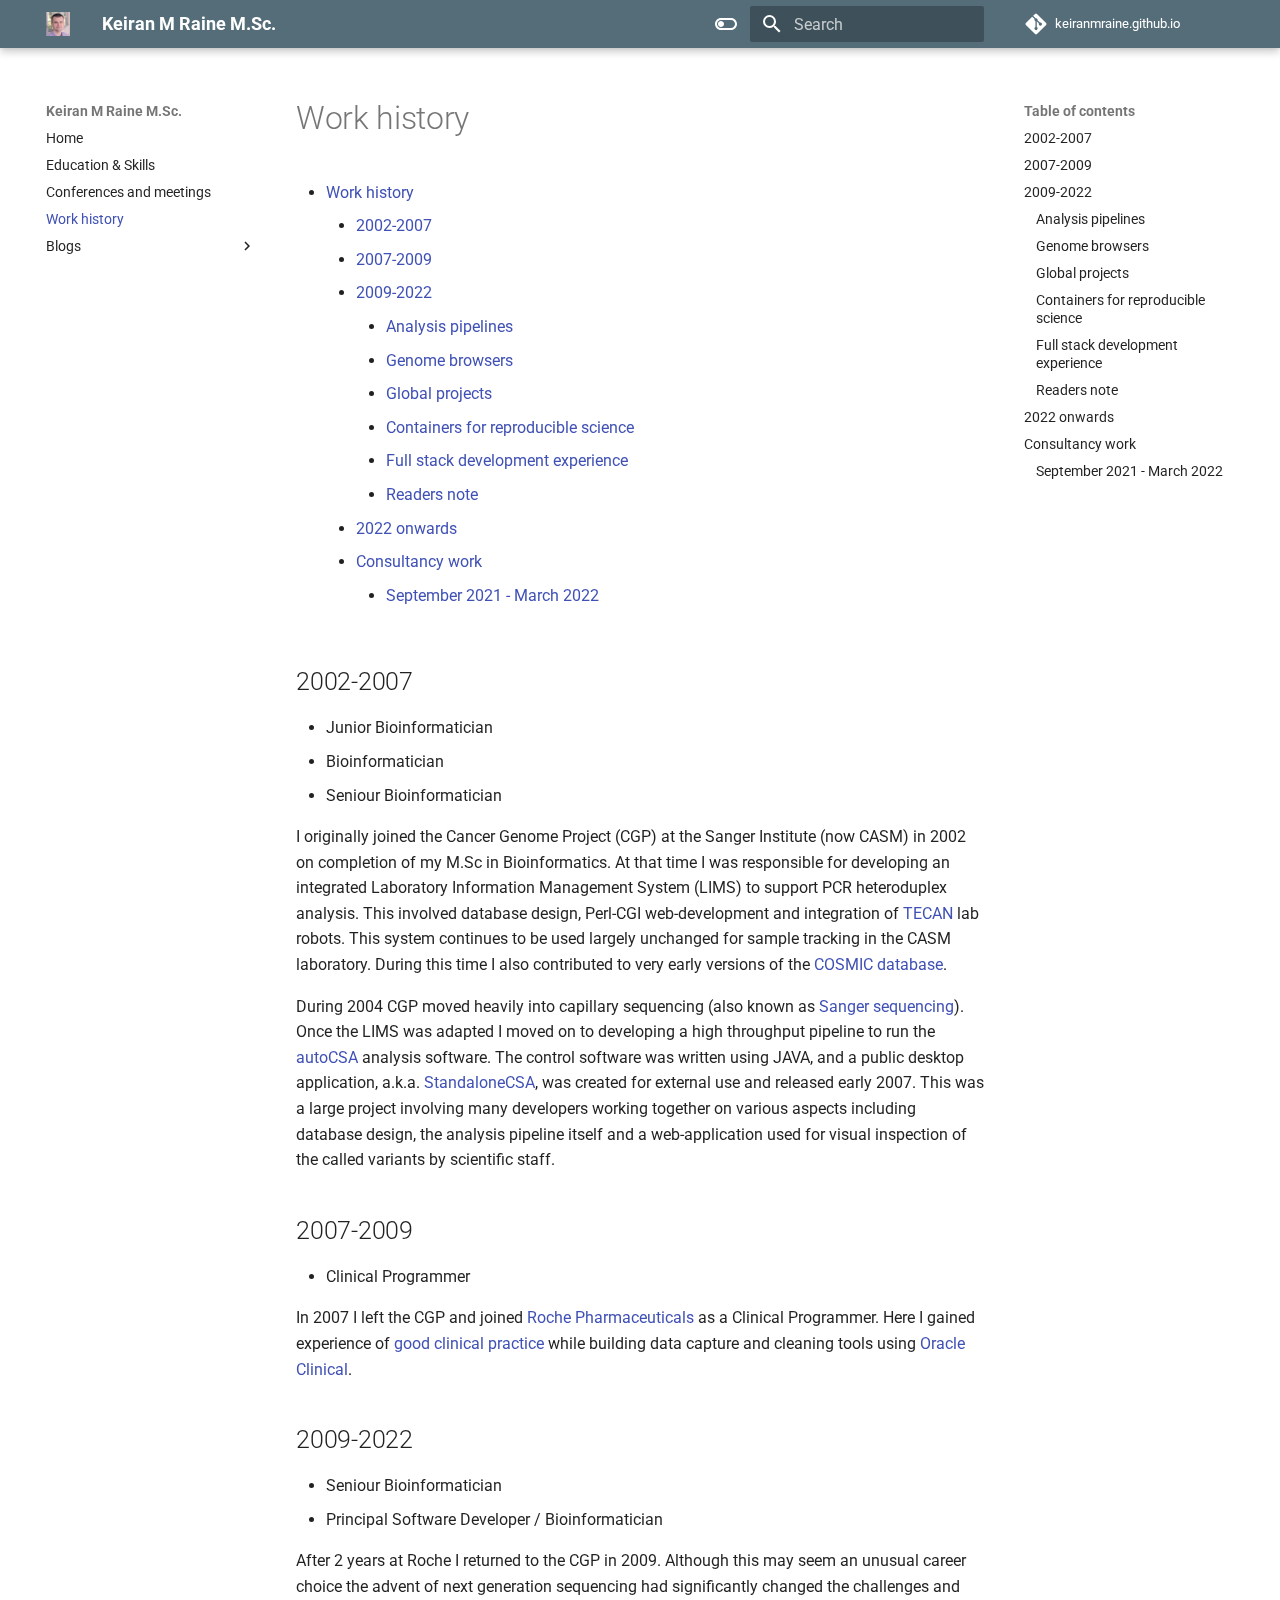
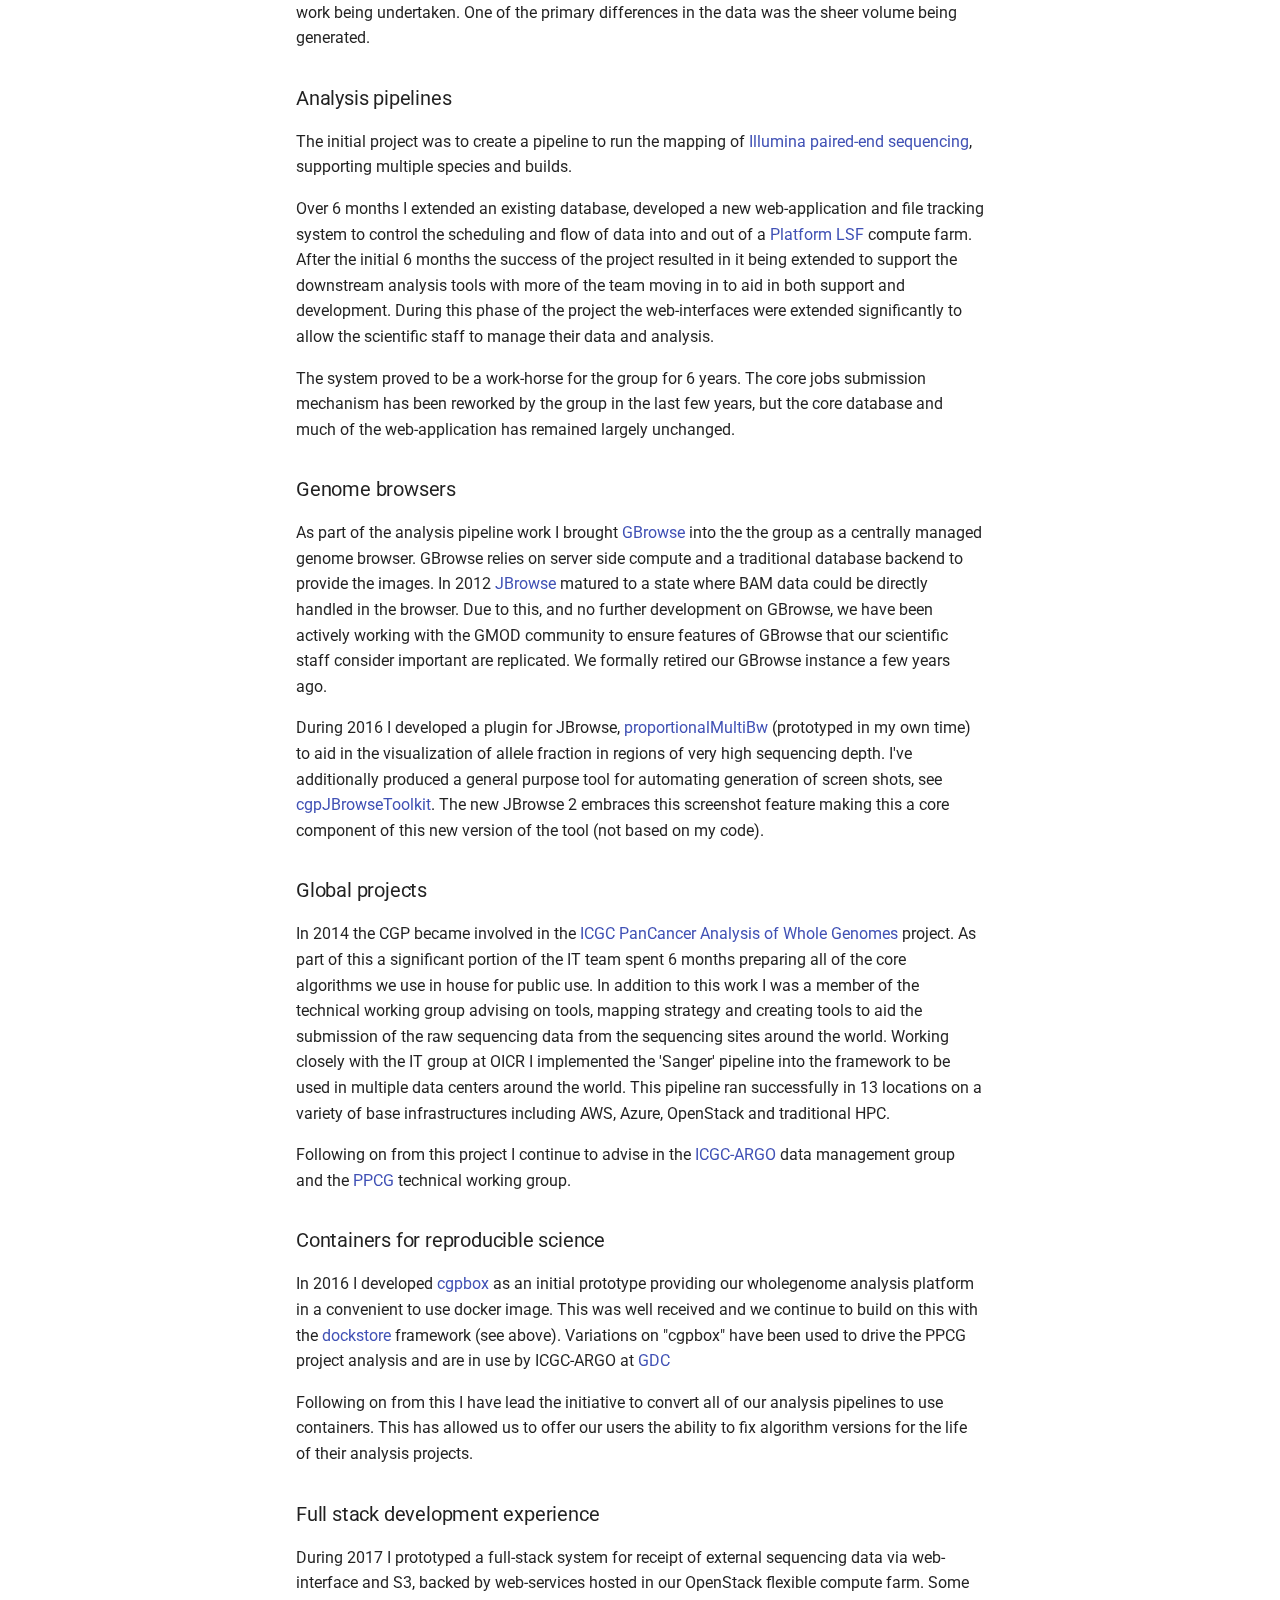
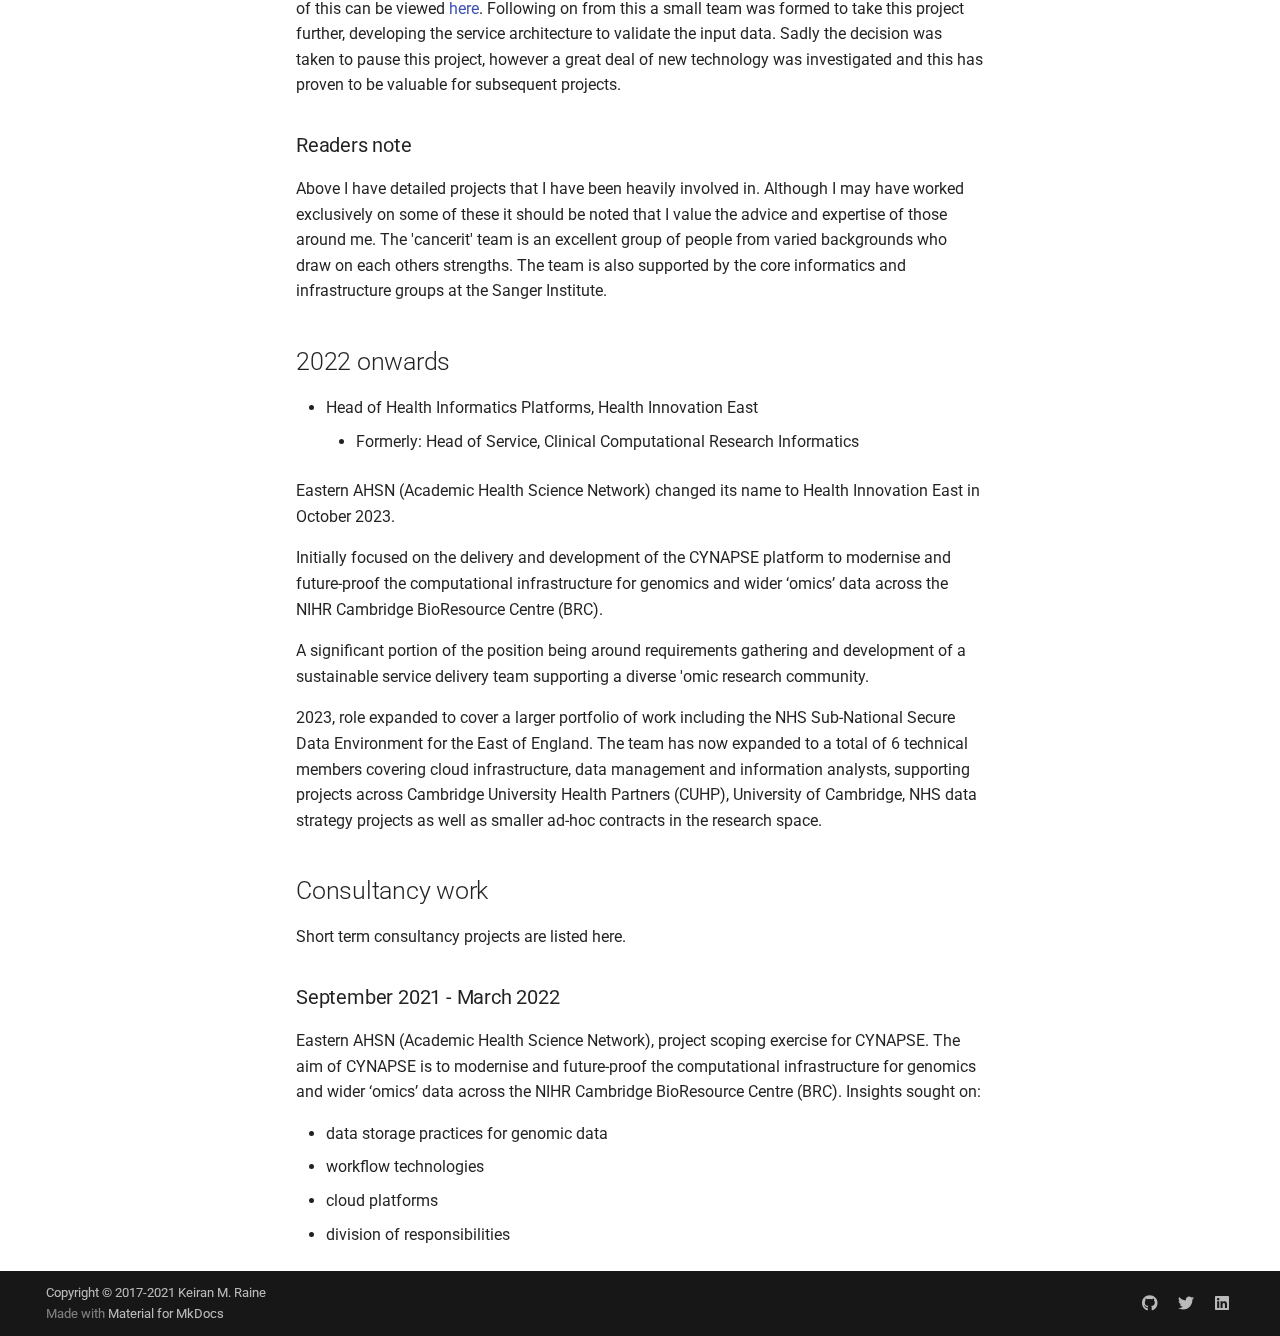
<file: docs/profile/index.html>
<!doctype html>
<html lang="en" class="no-js">
  <head>

      <meta charset="utf-8">
      <meta name="viewport" content="width=device-width,initial-scale=1">




        <link rel="prev" href="../conferences/">


        <link rel="next" href="../blogs/">


      <link rel="icon" href="../images/favicon32c256.png">
      <meta name="generator" content="mkdocs-1.5.3, mkdocs-material-9.4.6">



        <title>Work history - Keiran M Raine M.Sc.</title>



      <link rel="stylesheet" href="../assets/stylesheets/main.35e1ed30.min.css">


        <link rel="stylesheet" href="../assets/stylesheets/palette.356b1318.min.css">












        <link rel="preconnect" href="https://fonts.gstatic.com" crossorigin>
        <link rel="stylesheet" href="https://fonts.googleapis.com/css?family=Roboto:300,300i,400,400i,700,700i%7CRoboto+Mono:400,400i,700,700i&display=fallback">
        <style>:root{--md-text-font:"Roboto";--md-code-font:"Roboto Mono"}</style>



    <script>__md_scope=new URL("..",location),__md_hash=e=>[...e].reduce((e,_)=>(e<<5)-e+_.charCodeAt(0),0),__md_get=(e,_=localStorage,t=__md_scope)=>JSON.parse(_.getItem(t.pathname+"."+e)),__md_set=(e,_,t=localStorage,a=__md_scope)=>{try{t.setItem(a.pathname+"."+e,JSON.stringify(_))}catch(e){}}</script>






  </head>









    <body dir="ltr" data-md-color-scheme="default" data-md-color-primary="blue-grey" data-md-color-accent="indigo">



      <script>var palette=__md_get("__palette");if(palette&&"object"==typeof palette.color)for(var key of Object.keys(palette.color))document.body.setAttribute("data-md-color-"+key,palette.color[key])</script>

    <input class="md-toggle" data-md-toggle="drawer" type="checkbox" id="__drawer" autocomplete="off">
    <input class="md-toggle" data-md-toggle="search" type="checkbox" id="__search" autocomplete="off">
    <label class="md-overlay" for="__drawer"></label>
    <div data-md-component="skip">


        <a href="#work-history" class="md-skip">
          Skip to content
        </a>

    </div>
    <div data-md-component="announce">

    </div>






<header class="md-header md-header--shadow" data-md-component="header">
  <nav class="md-header__inner md-grid" aria-label="Header">
    <a href=".." title="Keiran M Raine M.Sc." class="md-header__button md-logo" aria-label="Keiran M Raine M.Sc." data-md-component="logo">

  <img src="../images/profile.jpg" alt="logo">

    </a>
    <label class="md-header__button md-icon" for="__drawer">

      <svg xmlns="http://www.w3.org/2000/svg" viewBox="0 0 24 24"><path d="M3 6h18v2H3V6m0 5h18v2H3v-2m0 5h18v2H3v-2Z"/></svg>
    </label>
    <div class="md-header__title" data-md-component="header-title">
      <div class="md-header__ellipsis">
        <div class="md-header__topic">
          <span class="md-ellipsis">
            Keiran M Raine M.Sc.
          </span>
        </div>
        <div class="md-header__topic" data-md-component="header-topic">
          <span class="md-ellipsis">

              Work history

          </span>
        </div>
      </div>
    </div>


        <form class="md-header__option" data-md-component="palette">




    <input class="md-option" data-md-color-media="" data-md-color-scheme="default" data-md-color-primary="blue-grey" data-md-color-accent="indigo"  aria-label="Switch to dark mode"  type="radio" name="__palette" id="__palette_1">

      <label class="md-header__button md-icon" title="Switch to dark mode" for="__palette_2" hidden>
        <svg xmlns="http://www.w3.org/2000/svg" viewBox="0 0 24 24"><path d="M17 6H7c-3.31 0-6 2.69-6 6s2.69 6 6 6h10c3.31 0 6-2.69 6-6s-2.69-6-6-6zm0 10H7c-2.21 0-4-1.79-4-4s1.79-4 4-4h10c2.21 0 4 1.79 4 4s-1.79 4-4 4zM7 9c-1.66 0-3 1.34-3 3s1.34 3 3 3 3-1.34 3-3-1.34-3-3-3z"/></svg>
      </label>





    <input class="md-option" data-md-color-media="" data-md-color-scheme="slate" data-md-color-primary="grey" data-md-color-accent="indigo"  aria-label="Switch to light mode"  type="radio" name="__palette" id="__palette_2">

      <label class="md-header__button md-icon" title="Switch to light mode" for="__palette_1" hidden>
        <svg xmlns="http://www.w3.org/2000/svg" viewBox="0 0 24 24"><path d="M17 7H7a5 5 0 0 0-5 5 5 5 0 0 0 5 5h10a5 5 0 0 0 5-5 5 5 0 0 0-5-5m0 8a3 3 0 0 1-3-3 3 3 0 0 1 3-3 3 3 0 0 1 3 3 3 3 0 0 1-3 3Z"/></svg>
      </label>


</form>




      <label class="md-header__button md-icon" for="__search">

        <svg xmlns="http://www.w3.org/2000/svg" viewBox="0 0 24 24"><path d="M9.5 3A6.5 6.5 0 0 1 16 9.5c0 1.61-.59 3.09-1.56 4.23l.27.27h.79l5 5-1.5 1.5-5-5v-.79l-.27-.27A6.516 6.516 0 0 1 9.5 16 6.5 6.5 0 0 1 3 9.5 6.5 6.5 0 0 1 9.5 3m0 2C7 5 5 7 5 9.5S7 14 9.5 14 14 12 14 9.5 12 5 9.5 5Z"/></svg>
      </label>
      <div class="md-search" data-md-component="search" role="dialog">
  <label class="md-search__overlay" for="__search"></label>
  <div class="md-search__inner" role="search">
    <form class="md-search__form" name="search">
      <input type="text" class="md-search__input" name="query" aria-label="Search" placeholder="Search" autocapitalize="off" autocorrect="off" autocomplete="off" spellcheck="false" data-md-component="search-query" required>
      <label class="md-search__icon md-icon" for="__search">

        <svg xmlns="http://www.w3.org/2000/svg" viewBox="0 0 24 24"><path d="M9.5 3A6.5 6.5 0 0 1 16 9.5c0 1.61-.59 3.09-1.56 4.23l.27.27h.79l5 5-1.5 1.5-5-5v-.79l-.27-.27A6.516 6.516 0 0 1 9.5 16 6.5 6.5 0 0 1 3 9.5 6.5 6.5 0 0 1 9.5 3m0 2C7 5 5 7 5 9.5S7 14 9.5 14 14 12 14 9.5 12 5 9.5 5Z"/></svg>

        <svg xmlns="http://www.w3.org/2000/svg" viewBox="0 0 24 24"><path d="M20 11v2H8l5.5 5.5-1.42 1.42L4.16 12l7.92-7.92L13.5 5.5 8 11h12Z"/></svg>
      </label>
      <nav class="md-search__options" aria-label="Search">

        <button type="reset" class="md-search__icon md-icon" title="Clear" aria-label="Clear" tabindex="-1">

          <svg xmlns="http://www.w3.org/2000/svg" viewBox="0 0 24 24"><path d="M19 6.41 17.59 5 12 10.59 6.41 5 5 6.41 10.59 12 5 17.59 6.41 19 12 13.41 17.59 19 19 17.59 13.41 12 19 6.41Z"/></svg>
        </button>
      </nav>

    </form>
    <div class="md-search__output">
      <div class="md-search__scrollwrap" data-md-scrollfix>
        <div class="md-search-result" data-md-component="search-result">
          <div class="md-search-result__meta">
            Initializing search
          </div>
          <ol class="md-search-result__list" role="presentation"></ol>
        </div>
      </div>
    </div>
  </div>
</div>


      <div class="md-header__source">
        <a href="https://github.com/keiranmraine/keiranmraine.github.io" title="Go to repository" class="md-source" data-md-component="source">
  <div class="md-source__icon md-icon">

    <svg xmlns="http://www.w3.org/2000/svg" viewBox="0 0 448 512"><!--! Font Awesome Free 6.4.2 by @fontawesome - https://fontawesome.com License - https://fontawesome.com/license/free (Icons: CC BY 4.0, Fonts: SIL OFL 1.1, Code: MIT License) Copyright 2023 Fonticons, Inc.--><path d="M439.55 236.05 244 40.45a28.87 28.87 0 0 0-40.81 0l-40.66 40.63 51.52 51.52c27.06-9.14 52.68 16.77 43.39 43.68l49.66 49.66c34.23-11.8 61.18 31 35.47 56.69-26.49 26.49-70.21-2.87-56-37.34L240.22 199v121.85c25.3 12.54 22.26 41.85 9.08 55a34.34 34.34 0 0 1-48.55 0c-17.57-17.6-11.07-46.91 11.25-56v-123c-20.8-8.51-24.6-30.74-18.64-45L142.57 101 8.45 235.14a28.86 28.86 0 0 0 0 40.81l195.61 195.6a28.86 28.86 0 0 0 40.8 0l194.69-194.69a28.86 28.86 0 0 0 0-40.81z"/></svg>
  </div>
  <div class="md-source__repository">
    keiranmraine.github.io
  </div>
</a>
      </div>

  </nav>

</header>

    <div class="md-container" data-md-component="container">






      <main class="md-main" data-md-component="main">
        <div class="md-main__inner md-grid">



              <div class="md-sidebar md-sidebar--primary" data-md-component="sidebar" data-md-type="navigation" >
                <div class="md-sidebar__scrollwrap">
                  <div class="md-sidebar__inner">




<nav class="md-nav md-nav--primary" aria-label="Navigation" data-md-level="0">
  <label class="md-nav__title" for="__drawer">
    <a href=".." title="Keiran M Raine M.Sc." class="md-nav__button md-logo" aria-label="Keiran M Raine M.Sc." data-md-component="logo">

  <img src="../images/profile.jpg" alt="logo">

    </a>
    Keiran M Raine M.Sc.
  </label>

    <div class="md-nav__source">
      <a href="https://github.com/keiranmraine/keiranmraine.github.io" title="Go to repository" class="md-source" data-md-component="source">
  <div class="md-source__icon md-icon">

    <svg xmlns="http://www.w3.org/2000/svg" viewBox="0 0 448 512"><!--! Font Awesome Free 6.4.2 by @fontawesome - https://fontawesome.com License - https://fontawesome.com/license/free (Icons: CC BY 4.0, Fonts: SIL OFL 1.1, Code: MIT License) Copyright 2023 Fonticons, Inc.--><path d="M439.55 236.05 244 40.45a28.87 28.87 0 0 0-40.81 0l-40.66 40.63 51.52 51.52c27.06-9.14 52.68 16.77 43.39 43.68l49.66 49.66c34.23-11.8 61.18 31 35.47 56.69-26.49 26.49-70.21-2.87-56-37.34L240.22 199v121.85c25.3 12.54 22.26 41.85 9.08 55a34.34 34.34 0 0 1-48.55 0c-17.57-17.6-11.07-46.91 11.25-56v-123c-20.8-8.51-24.6-30.74-18.64-45L142.57 101 8.45 235.14a28.86 28.86 0 0 0 0 40.81l195.61 195.6a28.86 28.86 0 0 0 40.8 0l194.69-194.69a28.86 28.86 0 0 0 0-40.81z"/></svg>
  </div>
  <div class="md-source__repository">
    keiranmraine.github.io
  </div>
</a>
    </div>

  <ul class="md-nav__list" data-md-scrollfix>






    <li class="md-nav__item">
      <a href=".." class="md-nav__link">


  <span class="md-ellipsis">
    Home
  </span>


      </a>
    </li>








    <li class="md-nav__item">
      <a href="../Education_and_Skills/" class="md-nav__link">


  <span class="md-ellipsis">
    Education & Skills
  </span>


      </a>
    </li>








    <li class="md-nav__item">
      <a href="../conferences/" class="md-nav__link">


  <span class="md-ellipsis">
    Conferences and meetings
  </span>


      </a>
    </li>










    <li class="md-nav__item md-nav__item--active">

      <input class="md-nav__toggle md-toggle" type="checkbox" id="__toc">





        <label class="md-nav__link md-nav__link--active" for="__toc">


  <span class="md-ellipsis">
    Work history
  </span>


          <span class="md-nav__icon md-icon"></span>
        </label>

      <a href="./" class="md-nav__link md-nav__link--active">


  <span class="md-ellipsis">
    Work history
  </span>


      </a>



<nav class="md-nav md-nav--secondary" aria-label="Table of contents">






    <label class="md-nav__title" for="__toc">
      <span class="md-nav__icon md-icon"></span>
      Table of contents
    </label>
    <ul class="md-nav__list" data-md-component="toc" data-md-scrollfix>

        <li class="md-nav__item">
  <a href="#2002-2007" class="md-nav__link">
    2002-2007
  </a>

</li>

        <li class="md-nav__item">
  <a href="#2007-2009" class="md-nav__link">
    2007-2009
  </a>

</li>

        <li class="md-nav__item">
  <a href="#2009-2022" class="md-nav__link">
    2009-2022
  </a>

    <nav class="md-nav" aria-label="2009-2022">
      <ul class="md-nav__list">

          <li class="md-nav__item">
  <a href="#analysis-pipelines" class="md-nav__link">
    Analysis pipelines
  </a>

</li>

          <li class="md-nav__item">
  <a href="#genome-browsers" class="md-nav__link">
    Genome browsers
  </a>

</li>

          <li class="md-nav__item">
  <a href="#global-projects" class="md-nav__link">
    Global projects
  </a>

</li>

          <li class="md-nav__item">
  <a href="#containers-for-reproducible-science" class="md-nav__link">
    Containers for reproducible science
  </a>

</li>

          <li class="md-nav__item">
  <a href="#full-stack-development-experience" class="md-nav__link">
    Full stack development experience
  </a>

</li>

          <li class="md-nav__item">
  <a href="#readers-note" class="md-nav__link">
    Readers note
  </a>

</li>

      </ul>
    </nav>

</li>

        <li class="md-nav__item">
  <a href="#2022-onwards" class="md-nav__link">
    2022 onwards
  </a>

</li>

        <li class="md-nav__item">
  <a href="#consultancy-work" class="md-nav__link">
    Consultancy work
  </a>

    <nav class="md-nav" aria-label="Consultancy work">
      <ul class="md-nav__list">

          <li class="md-nav__item">
  <a href="#september-2021-march-2022" class="md-nav__link">
    September 2021 - March 2022
  </a>

</li>

      </ul>
    </nav>

</li>

    </ul>

</nav>

    </li>













    <li class="md-nav__item md-nav__item--nested">




        <input class="md-nav__toggle md-toggle " type="checkbox" id="__nav_5" >


          <label class="md-nav__link" for="__nav_5" id="__nav_5_label" tabindex="0">


  <span class="md-ellipsis">
    Blogs
  </span>


            <span class="md-nav__icon md-icon"></span>
          </label>

        <nav class="md-nav" data-md-level="1" aria-labelledby="__nav_5_label" aria-expanded="false">
          <label class="md-nav__title" for="__nav_5">
            <span class="md-nav__icon md-icon"></span>
            Blogs
          </label>
          <ul class="md-nav__list" data-md-scrollfix>






    <li class="md-nav__item">
      <a href="../blogs/" class="md-nav__link">


  <span class="md-ellipsis">
    Listing
  </span>


      </a>
    </li>














    <li class="md-nav__item md-nav__item--nested">




        <input class="md-nav__toggle md-toggle " type="checkbox" id="__nav_5_2" >


          <label class="md-nav__link" for="__nav_5_2" id="__nav_5_2_label" tabindex="0">


  <span class="md-ellipsis">
    2021
  </span>


            <span class="md-nav__icon md-icon"></span>
          </label>

        <nav class="md-nav" data-md-level="2" aria-labelledby="__nav_5_2_label" aria-expanded="false">
          <label class="md-nav__title" for="__nav_5_2">
            <span class="md-nav__icon md-icon"></span>
            2021
          </label>
          <ul class="md-nav__list" data-md-scrollfix>











    <li class="md-nav__item md-nav__item--nested">




        <input class="md-nav__toggle md-toggle " type="checkbox" id="__nav_5_2_1" >


          <label class="md-nav__link" for="__nav_5_2_1" id="__nav_5_2_1_label" tabindex="0">


  <span class="md-ellipsis">
    05
  </span>


            <span class="md-nav__icon md-icon"></span>
          </label>

        <nav class="md-nav" data-md-level="3" aria-labelledby="__nav_5_2_1_label" aria-expanded="false">
          <label class="md-nav__title" for="__nav_5_2_1">
            <span class="md-nav__icon md-icon"></span>
            05
          </label>
          <ul class="md-nav__list" data-md-scrollfix>






    <li class="md-nav__item">
      <a href="../blogs/2021/05/updating-my-site/" class="md-nav__link">


  <span class="md-ellipsis">
    Refreshing my site
  </span>


      </a>
    </li>




          </ul>
        </nav>

    </li>














    <li class="md-nav__item md-nav__item--nested">




        <input class="md-nav__toggle md-toggle " type="checkbox" id="__nav_5_2_2" >


          <label class="md-nav__link" for="__nav_5_2_2" id="__nav_5_2_2_label" tabindex="0">


  <span class="md-ellipsis">
    09
  </span>


            <span class="md-nav__icon md-icon"></span>
          </label>

        <nav class="md-nav" data-md-level="3" aria-labelledby="__nav_5_2_2_label" aria-expanded="false">
          <label class="md-nav__title" for="__nav_5_2_2">
            <span class="md-nav__icon md-icon"></span>
            09
          </label>
          <ul class="md-nav__list" data-md-scrollfix>






    <li class="md-nav__item">
      <a href="../blogs/2021/09/ssh-proxies-and-multiplexing/" class="md-nav__link">


  <span class="md-ellipsis">
    ssh, proxies and multiplexing
  </span>


      </a>
    </li>




          </ul>
        </nav>

    </li>














    <li class="md-nav__item md-nav__item--nested">




        <input class="md-nav__toggle md-toggle " type="checkbox" id="__nav_5_2_3" >


          <label class="md-nav__link" for="__nav_5_2_3" id="__nav_5_2_3_label" tabindex="0">


  <span class="md-ellipsis">
    10
  </span>


            <span class="md-nav__icon md-icon"></span>
          </label>

        <nav class="md-nav" data-md-level="3" aria-labelledby="__nav_5_2_3_label" aria-expanded="false">
          <label class="md-nav__title" for="__nav_5_2_3">
            <span class="md-nav__icon md-icon"></span>
            10
          </label>
          <ul class="md-nav__list" data-md-scrollfix>






    <li class="md-nav__item">
      <a href="../blogs/2021/10/containers-as-executables/" class="md-nav__link">


  <span class="md-ellipsis">
    Exposing singularity images as executables
  </span>


      </a>
    </li>




          </ul>
        </nav>

    </li>




          </ul>
        </nav>

    </li>














    <li class="md-nav__item md-nav__item--nested">




        <input class="md-nav__toggle md-toggle " type="checkbox" id="__nav_5_3" >


          <label class="md-nav__link" for="__nav_5_3" id="__nav_5_3_label" tabindex="0">


  <span class="md-ellipsis">
    2022
  </span>


            <span class="md-nav__icon md-icon"></span>
          </label>

        <nav class="md-nav" data-md-level="2" aria-labelledby="__nav_5_3_label" aria-expanded="false">
          <label class="md-nav__title" for="__nav_5_3">
            <span class="md-nav__icon md-icon"></span>
            2022
          </label>
          <ul class="md-nav__list" data-md-scrollfix>











    <li class="md-nav__item md-nav__item--nested">




        <input class="md-nav__toggle md-toggle " type="checkbox" id="__nav_5_3_1" >


          <label class="md-nav__link" for="__nav_5_3_1" id="__nav_5_3_1_label" tabindex="0">


  <span class="md-ellipsis">
    04
  </span>


            <span class="md-nav__icon md-icon"></span>
          </label>

        <nav class="md-nav" data-md-level="3" aria-labelledby="__nav_5_3_1_label" aria-expanded="false">
          <label class="md-nav__title" for="__nav_5_3_1">
            <span class="md-nav__icon md-icon"></span>
            04
          </label>
          <ul class="md-nav__list" data-md-scrollfix>






    <li class="md-nav__item">
      <a href="../blogs/2022/04/mkdocs-toc-indent/" class="md-nav__link">


  <span class="md-ellipsis">
    Markdown TOC and Mkdocs
  </span>


      </a>
    </li>




          </ul>
        </nav>

    </li>




          </ul>
        </nav>

    </li>




          </ul>
        </nav>

    </li>



  </ul>
</nav>
                  </div>
                </div>
              </div>



              <div class="md-sidebar md-sidebar--secondary" data-md-component="sidebar" data-md-type="toc" >
                <div class="md-sidebar__scrollwrap">
                  <div class="md-sidebar__inner">


<nav class="md-nav md-nav--secondary" aria-label="Table of contents">






    <label class="md-nav__title" for="__toc">
      <span class="md-nav__icon md-icon"></span>
      Table of contents
    </label>
    <ul class="md-nav__list" data-md-component="toc" data-md-scrollfix>

        <li class="md-nav__item">
  <a href="#2002-2007" class="md-nav__link">
    2002-2007
  </a>

</li>

        <li class="md-nav__item">
  <a href="#2007-2009" class="md-nav__link">
    2007-2009
  </a>

</li>

        <li class="md-nav__item">
  <a href="#2009-2022" class="md-nav__link">
    2009-2022
  </a>

    <nav class="md-nav" aria-label="2009-2022">
      <ul class="md-nav__list">

          <li class="md-nav__item">
  <a href="#analysis-pipelines" class="md-nav__link">
    Analysis pipelines
  </a>

</li>

          <li class="md-nav__item">
  <a href="#genome-browsers" class="md-nav__link">
    Genome browsers
  </a>

</li>

          <li class="md-nav__item">
  <a href="#global-projects" class="md-nav__link">
    Global projects
  </a>

</li>

          <li class="md-nav__item">
  <a href="#containers-for-reproducible-science" class="md-nav__link">
    Containers for reproducible science
  </a>

</li>

          <li class="md-nav__item">
  <a href="#full-stack-development-experience" class="md-nav__link">
    Full stack development experience
  </a>

</li>

          <li class="md-nav__item">
  <a href="#readers-note" class="md-nav__link">
    Readers note
  </a>

</li>

      </ul>
    </nav>

</li>

        <li class="md-nav__item">
  <a href="#2022-onwards" class="md-nav__link">
    2022 onwards
  </a>

</li>

        <li class="md-nav__item">
  <a href="#consultancy-work" class="md-nav__link">
    Consultancy work
  </a>

    <nav class="md-nav" aria-label="Consultancy work">
      <ul class="md-nav__list">

          <li class="md-nav__item">
  <a href="#september-2021-march-2022" class="md-nav__link">
    September 2021 - March 2022
  </a>

</li>

      </ul>
    </nav>

</li>

    </ul>

</nav>
                  </div>
                </div>
              </div>



            <div class="md-content" data-md-component="content">
              <article class="md-content__inner md-typeset">







<h1 id="work-history">Work history</h1>
<ul>
<li><a href="#work-history">Work history</a><ul>
<li><a href="#2002-2007">2002-2007</a></li>
<li><a href="#2007-2009">2007-2009</a></li>
<li><a href="#2009-2022">2009-2022</a><ul>
<li><a href="#analysis-pipelines">Analysis pipelines</a></li>
<li><a href="#genome-browsers">Genome browsers</a></li>
<li><a href="#global-projects">Global projects</a></li>
<li><a href="#containers-for-reproducible-science">Containers for reproducible science</a></li>
<li><a href="#full-stack-development-experience">Full stack development experience</a></li>
<li><a href="#readers-note">Readers note</a></li>
</ul>
</li>
<li><a href="#2022-onwards">2022 onwards</a></li>
<li><a href="#consultancy-work">Consultancy work</a><ul>
<li><a href="#september-2021---march-2022">September 2021 - March 2022</a></li>
</ul>
</li>
</ul>
</li>
</ul>
<h2 id="2002-2007">2002-2007</h2>
<ul>
<li>Junior Bioinformatician</li>
<li>Bioinformatician</li>
<li>Seniour Bioinformatician</li>
</ul>
<p>I originally joined the Cancer Genome Project (CGP) at the Sanger Institute (now CASM) in 2002 on completion of my M.Sc
in Bioinformatics.  At that time I was responsible for developing an integrated Laboratory Information Management System
(LIMS) to support PCR heteroduplex analysis.  This involved database design, Perl-CGI web-development and integration of
<a href="http://www.tecan.com/">TECAN</a> lab robots.  This system continues to be used largely unchanged for sample tracking in the
CASM laboratory.  During this time I also contributed to very early versions of the <a href="http://cancer.sanger.ac.uk/cosmic">COSMIC database</a>.</p>
<p>During 2004 CGP moved heavily into capillary sequencing (also known as <a href="https://en.wikipedia.org/wiki/Sanger_sequencing">Sanger sequencing</a>).
Once the LIMS was adapted I moved on to developing a high throughput pipeline to run the <a href="http://www.ncbi.nlm.nih.gov/pubmed/17485433">autoCSA</a>
analysis software.  The control software was written using JAVA, and a public desktop application, a.k.a. <a href="http://cancerit.github.io/AutoCSA/">StandaloneCSA</a>,
was created for external use and released early 2007.  This was a large project involving many developers working together
on various aspects including database design, the analysis pipeline itself and a web-application used for visual inspection
of the called variants by scientific staff.</p>
<h2 id="2007-2009">2007-2009</h2>
<ul>
<li>Clinical Programmer</li>
</ul>
<p>In 2007 I left the CGP and joined <a href="http://www.roche.com/">Roche Pharmaceuticals</a> as a Clinical Programmer.  Here I gained
experience of <a href="https://en.wikipedia.org/wiki/Good_clinical_practice">good clinical practice</a> while building data capture
and cleaning tools using <a href="http://www.oracle.com/us/products/applications/health-sciences/e-clinical/clinical/index.html">Oracle Clinical</a>.</p>
<h2 id="2009-2022">2009-2022</h2>
<ul>
<li>Seniour Bioinformatician</li>
<li>Principal Software Developer / Bioinformatician</li>
</ul>
<p>After 2 years at Roche I returned to the CGP in 2009.  Although this may seem an unusual career choice the advent of next
generation sequencing had significantly changed the challenges and work being undertaken.  One of the primary differences
in the data was the sheer volume being generated.</p>
<h3 id="analysis-pipelines">Analysis pipelines</h3>
<p>The initial project was to create a pipeline to run the mapping of <a href="https://www.illumina.com/technology/next-generation-sequencing/paired-end-sequencing_assay.html">Illumina paired-end sequencing</a>,
supporting multiple species and builds.</p>
<p>Over 6 months I extended an existing database, developed a new web-application and file tracking system to control the
scheduling and flow of data into and out of a <a href="https://en.wikipedia.org/wiki/Platform_LSF">Platform LSF</a> compute farm.
After the initial 6 months the success of the project resulted in it being extended to support the downstream analysis
tools with more of the team moving in to aid in both support and development.  During this phase of the project the web-interfaces
were extended significantly to allow the scientific staff to manage their data and analysis.</p>
<p>The system proved to be a work-horse for the group for 6 years.  The core jobs submission mechanism has been reworked by
the group in the last few years, but the core database and much of the web-application has remained largely unchanged.</p>
<h3 id="genome-browsers">Genome browsers</h3>
<p>As part of the analysis pipeline work I brought <a href="http://gmod.org/wiki/GBrowse">GBrowse</a> into the the group as a centrally
managed genome browser.  GBrowse relies on server side compute and a traditional database backend to provide the images.
In 2012 <a href="http://jbrowse.org/">JBrowse</a> matured to a state where BAM data could be directly handled in the browser.  Due
to this, and no further development on GBrowse, we have been actively working with the GMOD community to ensure features
of GBrowse that our scientific staff consider important are replicated.  We formally retired our GBrowse instance a few
years ago.</p>
<p>During 2016 I developed a plugin for JBrowse, <a href="https://github.com/cancerit/proportionalmultibw/blob/master/README.md">proportionalMultiBw</a>
(prototyped in my own time) to aid in the visualization of allele fraction in regions of very high sequencing depth.  I've
additionally produced a general purpose tool for automating generation of screen shots, see <a href="https://github.com/cancerit/cgpJBrowseToolkit/blob/master/README.md">cgpJBrowseToolkit</a>.
The new JBrowse 2 embraces this screenshot feature making this a core component of this new version of the tool (not based
on my code).</p>
<h3 id="global-projects">Global projects</h3>
<p>In 2014 the CGP became involved in the <a href="https://dcc.icgc.org/pcawg">ICGC PanCancer Analysis of Whole Genomes</a> project.
As part of this a significant portion of the IT team spent 6 months preparing all of the core algorithms we use in house
for public use.  In addition to this work I was a member of the technical working group advising on tools, mapping strategy
and creating tools to aid the submission of the raw sequencing data from the sequencing sites around the world.  Working
closely with the IT group at OICR I implemented the 'Sanger' pipeline into the framework to be used in multiple data centers
around the world.  This pipeline ran successfully in 13 locations on a variety of base infrastructures including AWS, Azure,
OpenStack and traditional HPC.</p>
<p>Following on from this project I continue to advise in the <a href="https://www.icgc-argo.org/">ICGC-ARGO</a> data management group and the <a href="https://panprostate.org/">PPCG</a>
technical working group.</p>
<h3 id="containers-for-reproducible-science">Containers for reproducible science</h3>
<p>In 2016 I developed <a href="https://github.com/cancerit/cgpbox">cgpbox</a> as an initial prototype providing our wholegenome analysis
platform in a convenient to use docker image.  This was well received and we continue to build on this with the <a href="https://dockstore.org">dockstore</a>
framework (see above).  Variations on "cgpbox" have been used to drive the PPCG project analysis and are in use by ICGC-ARGO
at <a href="https://gdc.cancer.gov/">GDC</a></p>
<p>Following on from this I have lead the initiative to convert all of our analysis pipelines to use containers.  This has
allowed us to offer our users the ability to fix algorithm versions for the life of their analysis projects.</p>
<h3 id="full-stack-development-experience">Full stack development experience</h3>
<p>During 2017 I prototyped a full-stack system for receipt of external sequencing data via web-interface and S3, backed by
web-services hosted in our OpenStack flexible compute farm.  Some of this can be viewed <a href="https://youtu.be/I2Burmz7nPA">here</a>.
Following on from this a small team was formed to take this project further, developing the service architecture to validate
the input data.  Sadly the decision was taken to pause this project, however a great deal of new technology was investigated
and this has proven to be valuable for subsequent projects.</p>
<h3 id="readers-note">Readers note</h3>
<p>Above I have detailed projects that I have been heavily involved in.  Although I may have worked exclusively on some of
these it should be noted that I value the advice and expertise of those around me.  The 'cancerit' team is an excellent
group of people from varied backgrounds who draw on each others strengths.  The team is also supported by the core informatics
and infrastructure groups at the Sanger Institute.</p>
<h2 id="2022-onwards">2022 onwards</h2>
<ul>
<li>Head of Health Informatics Platforms, Health Innovation East<ul>
<li>Formerly: Head of Service, Clinical Computational Research Informatics</li>
</ul>
</li>
</ul>
<p>Eastern AHSN (Academic Health Science Network) changed its name to Health Innovation East in October 2023.</p>
<p>Initially focused on the delivery and development of the CYNAPSE platform to modernise and future-proof the computational
infrastructure for genomics and wider ‘omics’ data across the NIHR Cambridge BioResource Centre (BRC).</p>
<p>A significant portion of the position being around requirements gathering and development of a sustainable service delivery
team supporting a diverse 'omic research community.</p>
<p>2023, role expanded to cover a larger portfolio of work including the NHS Sub-National Secure Data Environment for the
East of England.  The team has now expanded to a total of 6 technical members covering cloud infrastructure, data management
and information analysts, supporting projects across Cambridge University Health Partners (CUHP), University of Cambridge,
NHS data strategy projects as well as smaller ad-hoc contracts in the research space.</p>
<h2 id="consultancy-work">Consultancy work</h2>
<p>Short term consultancy projects are listed here.</p>
<h3 id="september-2021-march-2022">September 2021 - March 2022</h3>
<p>Eastern AHSN (Academic Health Science Network), project scoping exercise for CYNAPSE.  The aim of CYNAPSE is to modernise
and future-proof the computational infrastructure for genomics and wider ‘omics’ data across the NIHR Cambridge BioResource
Centre (BRC).  Insights sought on:</p>
<ul>
<li>data storage practices for genomic data</li>
<li>workflow technologies</li>
<li>cloud platforms</li>
<li>division of responsibilities</li>
</ul>
<!-- references -->






              </article>
            </div>


        </div>

      </main>

        <footer class="md-footer">

  <div class="md-footer-meta md-typeset">
    <div class="md-footer-meta__inner md-grid">
      <div class="md-copyright">

    <div class="md-copyright__highlight">
      Copyright &copy; 2017-2021 Keiran M. Raine
    </div>


    Made with
    <a href="https://squidfunk.github.io/mkdocs-material/" target="_blank" rel="noopener">
      Material for MkDocs
    </a>

</div>

        <div class="md-social">








    <a href="https://github.com/keiranmraine" target="_blank" rel="noopener" title="github.com" class="md-social__link">
      <svg xmlns="http://www.w3.org/2000/svg" viewBox="0 0 496 512"><!--! Font Awesome Free 6.4.2 by @fontawesome - https://fontawesome.com License - https://fontawesome.com/license/free (Icons: CC BY 4.0, Fonts: SIL OFL 1.1, Code: MIT License) Copyright 2023 Fonticons, Inc.--><path d="M165.9 397.4c0 2-2.3 3.6-5.2 3.6-3.3.3-5.6-1.3-5.6-3.6 0-2 2.3-3.6 5.2-3.6 3-.3 5.6 1.3 5.6 3.6zm-31.1-4.5c-.7 2 1.3 4.3 4.3 4.9 2.6 1 5.6 0 6.2-2s-1.3-4.3-4.3-5.2c-2.6-.7-5.5.3-6.2 2.3zm44.2-1.7c-2.9.7-4.9 2.6-4.6 4.9.3 2 2.9 3.3 5.9 2.6 2.9-.7 4.9-2.6 4.6-4.6-.3-1.9-3-3.2-5.9-2.9zM244.8 8C106.1 8 0 113.3 0 252c0 110.9 69.8 205.8 169.5 239.2 12.8 2.3 17.3-5.6 17.3-12.1 0-6.2-.3-40.4-.3-61.4 0 0-70 15-84.7-29.8 0 0-11.4-29.1-27.8-36.6 0 0-22.9-15.7 1.6-15.4 0 0 24.9 2 38.6 25.8 21.9 38.6 58.6 27.5 72.9 20.9 2.3-16 8.8-27.1 16-33.7-55.9-6.2-112.3-14.3-112.3-110.5 0-27.5 7.6-41.3 23.6-58.9-2.6-6.5-11.1-33.3 2.6-67.9 20.9-6.5 69 27 69 27 20-5.6 41.5-8.5 62.8-8.5s42.8 2.9 62.8 8.5c0 0 48.1-33.6 69-27 13.7 34.7 5.2 61.4 2.6 67.9 16 17.7 25.8 31.5 25.8 58.9 0 96.5-58.9 104.2-114.8 110.5 9.2 7.9 17 22.9 17 46.4 0 33.7-.3 75.4-.3 83.6 0 6.5 4.6 14.4 17.3 12.1C428.2 457.8 496 362.9 496 252 496 113.3 383.5 8 244.8 8zM97.2 352.9c-1.3 1-1 3.3.7 5.2 1.6 1.6 3.9 2.3 5.2 1 1.3-1 1-3.3-.7-5.2-1.6-1.6-3.9-2.3-5.2-1zm-10.8-8.1c-.7 1.3.3 2.9 2.3 3.9 1.6 1 3.6.7 4.3-.7.7-1.3-.3-2.9-2.3-3.9-2-.6-3.6-.3-4.3.7zm32.4 35.6c-1.6 1.3-1 4.3 1.3 6.2 2.3 2.3 5.2 2.6 6.5 1 1.3-1.3.7-4.3-1.3-6.2-2.2-2.3-5.2-2.6-6.5-1zm-11.4-14.7c-1.6 1-1.6 3.6 0 5.9 1.6 2.3 4.3 3.3 5.6 2.3 1.6-1.3 1.6-3.9 0-6.2-1.4-2.3-4-3.3-5.6-2z"/></svg>
    </a>








    <a href="https://twitter.com/keiranmraine" target="_blank" rel="noopener" title="twitter.com" class="md-social__link">
      <svg xmlns="http://www.w3.org/2000/svg" viewBox="0 0 512 512"><!--! Font Awesome Free 6.4.2 by @fontawesome - https://fontawesome.com License - https://fontawesome.com/license/free (Icons: CC BY 4.0, Fonts: SIL OFL 1.1, Code: MIT License) Copyright 2023 Fonticons, Inc.--><path d="M459.37 151.716c.325 4.548.325 9.097.325 13.645 0 138.72-105.583 298.558-298.558 298.558-59.452 0-114.68-17.219-161.137-47.106 8.447.974 16.568 1.299 25.34 1.299 49.055 0 94.213-16.568 130.274-44.832-46.132-.975-84.792-31.188-98.112-72.772 6.498.974 12.995 1.624 19.818 1.624 9.421 0 18.843-1.3 27.614-3.573-48.081-9.747-84.143-51.98-84.143-102.985v-1.299c13.969 7.797 30.214 12.67 47.431 13.319-28.264-18.843-46.781-51.005-46.781-87.391 0-19.492 5.197-37.36 14.294-52.954 51.655 63.675 129.3 105.258 216.365 109.807-1.624-7.797-2.599-15.918-2.599-24.04 0-57.828 46.782-104.934 104.934-104.934 30.213 0 57.502 12.67 76.67 33.137 23.715-4.548 46.456-13.32 66.599-25.34-7.798 24.366-24.366 44.833-46.132 57.827 21.117-2.273 41.584-8.122 60.426-16.243-14.292 20.791-32.161 39.308-52.628 54.253z"/></svg>
    </a>








    <a href="https://www.linkedin.com/in/keiranraine/" target="_blank" rel="noopener" title="www.linkedin.com" class="md-social__link">
      <svg xmlns="http://www.w3.org/2000/svg" viewBox="0 0 448 512"><!--! Font Awesome Free 6.4.2 by @fontawesome - https://fontawesome.com License - https://fontawesome.com/license/free (Icons: CC BY 4.0, Fonts: SIL OFL 1.1, Code: MIT License) Copyright 2023 Fonticons, Inc.--><path d="M416 32H31.9C14.3 32 0 46.5 0 64.3v383.4C0 465.5 14.3 480 31.9 480H416c17.6 0 32-14.5 32-32.3V64.3c0-17.8-14.4-32.3-32-32.3zM135.4 416H69V202.2h66.5V416zm-33.2-243c-21.3 0-38.5-17.3-38.5-38.5S80.9 96 102.2 96c21.2 0 38.5 17.3 38.5 38.5 0 21.3-17.2 38.5-38.5 38.5zm282.1 243h-66.4V312c0-24.8-.5-56.7-34.5-56.7-34.6 0-39.9 27-39.9 54.9V416h-66.4V202.2h63.7v29.2h.9c8.9-16.8 30.6-34.5 62.9-34.5 67.2 0 79.7 44.3 79.7 101.9V416z"/></svg>
    </a>

</div>

    </div>
  </div>
</footer>

    </div>
    <div class="md-dialog" data-md-component="dialog">
      <div class="md-dialog__inner md-typeset"></div>
    </div>


    <script id="__config" type="application/json">{"base": "..", "features": [], "search": "../assets/javascripts/workers/search.f886a092.min.js", "translations": {"clipboard.copied": "Copied to clipboard", "clipboard.copy": "Copy to clipboard", "search.result.more.one": "1 more on this page", "search.result.more.other": "# more on this page", "search.result.none": "No matching documents", "search.result.one": "1 matching document", "search.result.other": "# matching documents", "search.result.placeholder": "Type to start searching", "search.result.term.missing": "Missing", "select.version": "Select version"}}</script>


      <script src="../assets/javascripts/bundle.aecac24b.min.js"></script>


  </body>
</html>
</file>
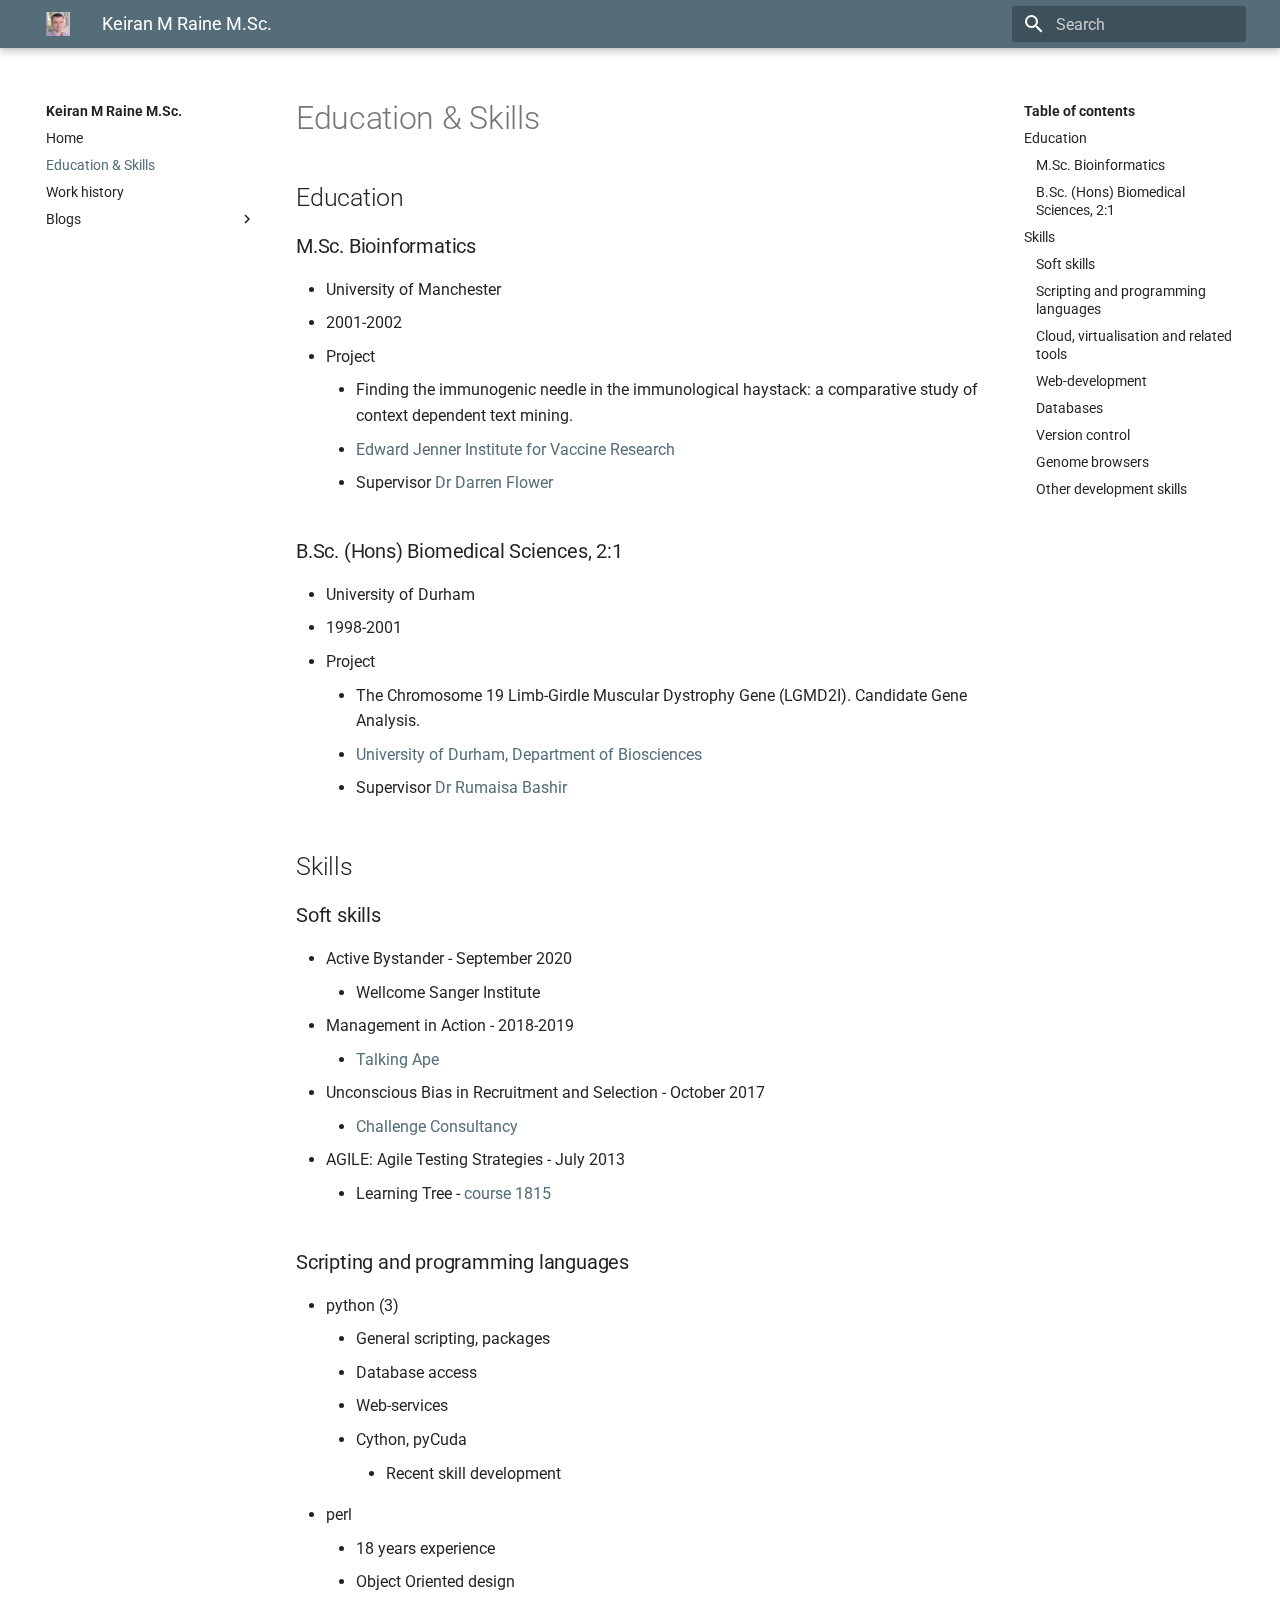
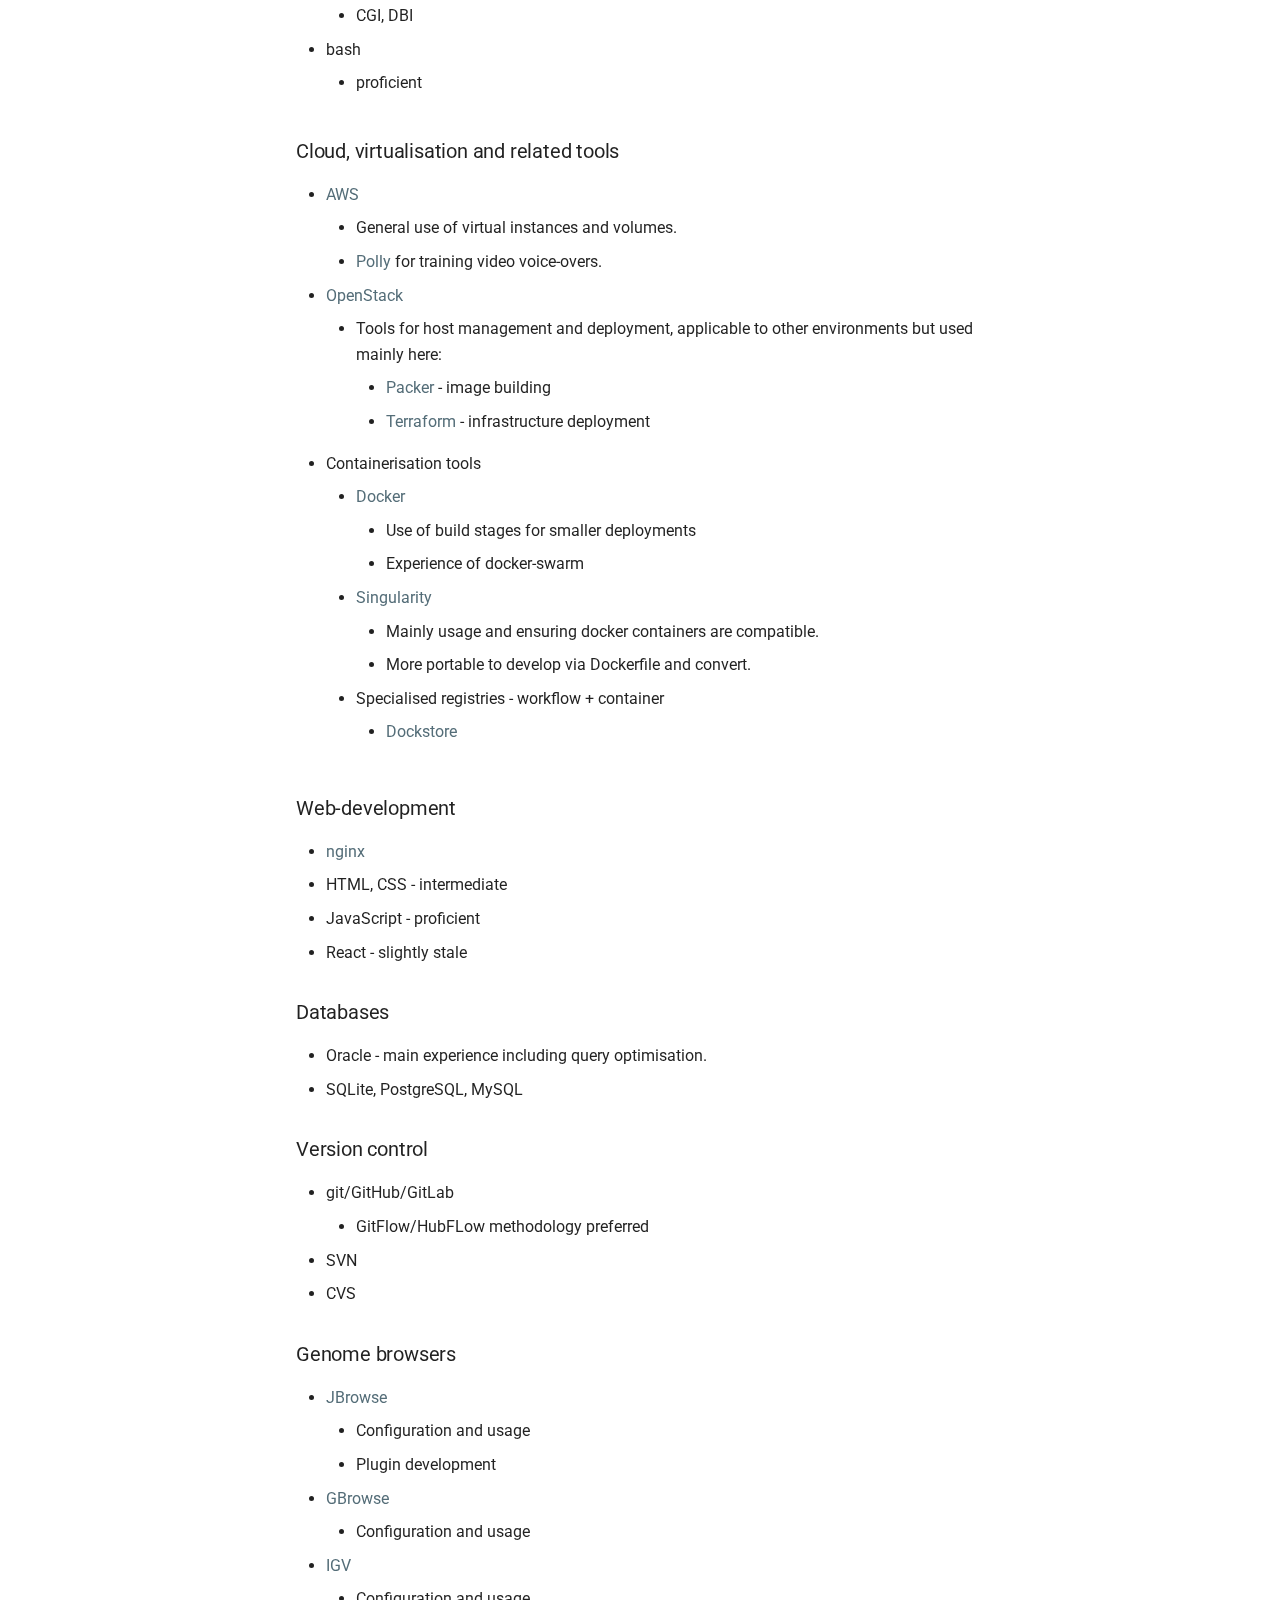
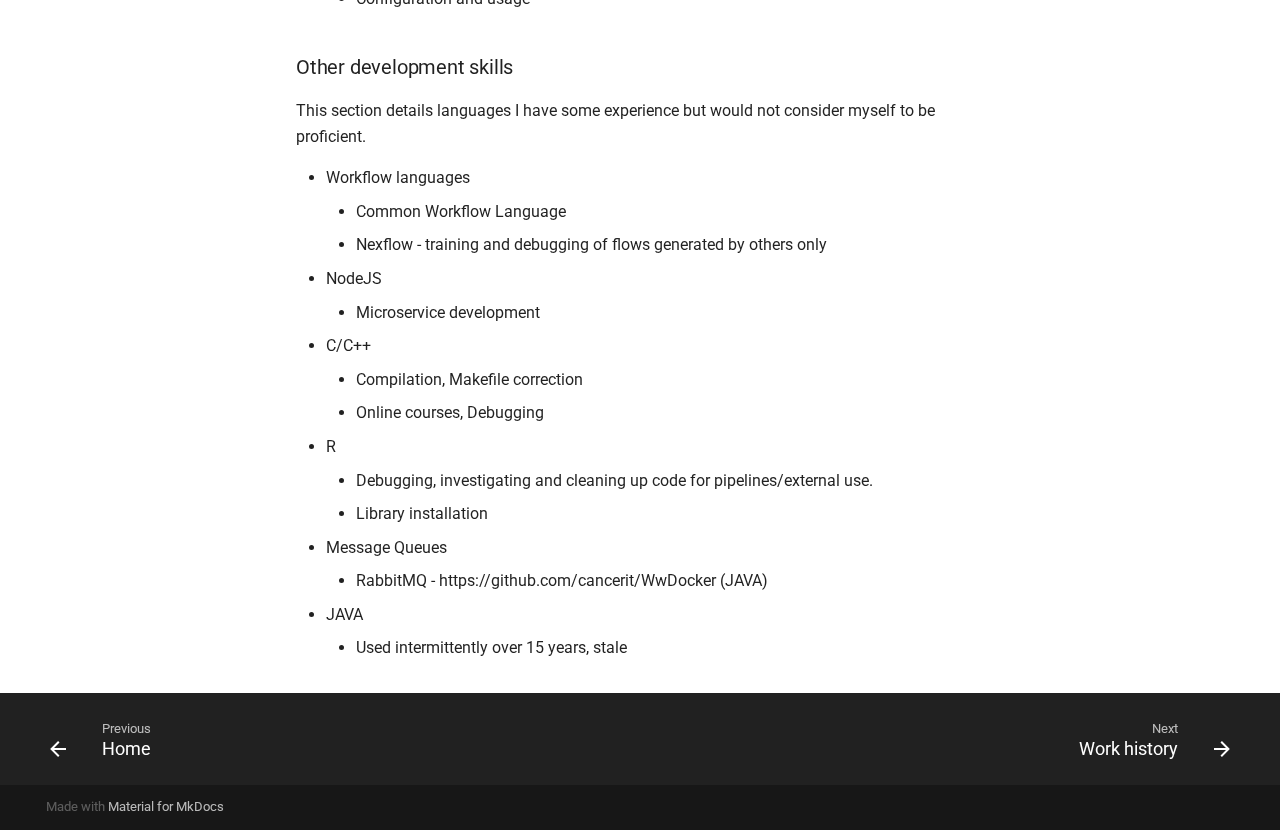
<file: site/Education_and_Skills/index.html>
<!doctype html>
<html lang="en" class="no-js">
  <head>
    
      <meta charset="utf-8">
      <meta name="viewport" content="width=device-width,initial-scale=1">
      
      
      
      
      <link rel="icon" href="../images/favicon32c256.png">
      <meta name="generator" content="mkdocs-1.1.2, mkdocs-material-7.1.4">
    
    
      
        <title>Education & Skills - Keiran M Raine M.Sc.</title>
      
    
    
      <link rel="stylesheet" href="../assets/stylesheets/main.bde7dde4.min.css">
      
        
        <link rel="stylesheet" href="../assets/stylesheets/palette.ef6f36e2.min.css">
        
          
          
          <meta name="theme-color" content="#546d78">
        
      
    
    
    
      
        
        <link rel="preconnect" href="https://fonts.gstatic.com" crossorigin>
        <link rel="stylesheet" href="https://fonts.googleapis.com/css?family=Roboto:300,400,400i,700%7CRoboto+Mono&display=fallback">
        <style>:root{--md-text-font-family:"Roboto";--md-code-font-family:"Roboto Mono"}</style>
      
    
    
    
    
      
    
    
  </head>
  
  
    
    
    
    
    
    <body dir="ltr" data-md-color-scheme="" data-md-color-primary="blue-grey" data-md-color-accent="">
  
    
    <script>function __prefix(e){return new URL("..",location).pathname+"."+e}function __get(e,t=localStorage){return JSON.parse(t.getItem(__prefix(e)))}</script>
    
    <input class="md-toggle" data-md-toggle="drawer" type="checkbox" id="__drawer" autocomplete="off">
    <input class="md-toggle" data-md-toggle="search" type="checkbox" id="__search" autocomplete="off">
    <label class="md-overlay" for="__drawer"></label>
    <div data-md-component="skip">
      
        
        <a href="#education-skills" class="md-skip">
          Skip to content
        </a>
      
    </div>
    <div data-md-component="announce">
      
    </div>
    
      <header class="md-header" data-md-component="header">
  <nav class="md-header__inner md-grid" aria-label="Header">
    <a href=".." title="Keiran M Raine M.Sc." class="md-header__button md-logo" aria-label="Keiran M Raine M.Sc." data-md-component="logo">
      
  <img src="../images/profile.jpg" alt="logo">

    </a>
    <label class="md-header__button md-icon" for="__drawer">
      <svg xmlns="http://www.w3.org/2000/svg" viewBox="0 0 24 24"><path d="M3 6h18v2H3V6m0 5h18v2H3v-2m0 5h18v2H3v-2z"/></svg>
    </label>
    <div class="md-header__title" data-md-component="header-title">
      <div class="md-header__ellipsis">
        <div class="md-header__topic">
          <span class="md-ellipsis">
            Keiran M Raine M.Sc.
          </span>
        </div>
        <div class="md-header__topic" data-md-component="header-topic">
          <span class="md-ellipsis">
            
              Education & Skills
            
          </span>
        </div>
      </div>
    </div>
    
    
    
      <label class="md-header__button md-icon" for="__search">
        <svg xmlns="http://www.w3.org/2000/svg" viewBox="0 0 24 24"><path d="M9.5 3A6.5 6.5 0 0 1 16 9.5c0 1.61-.59 3.09-1.56 4.23l.27.27h.79l5 5-1.5 1.5-5-5v-.79l-.27-.27A6.516 6.516 0 0 1 9.5 16 6.5 6.5 0 0 1 3 9.5 6.5 6.5 0 0 1 9.5 3m0 2C7 5 5 7 5 9.5S7 14 9.5 14 14 12 14 9.5 12 5 9.5 5z"/></svg>
      </label>
      
<div class="md-search" data-md-component="search" role="dialog">
  <label class="md-search__overlay" for="__search"></label>
  <div class="md-search__inner" role="search">
    <form class="md-search__form" name="search">
      <input type="text" class="md-search__input" name="query" aria-label="Search" placeholder="Search" autocapitalize="off" autocorrect="off" autocomplete="off" spellcheck="false" data-md-component="search-query" data-md-state="active" required>
      <label class="md-search__icon md-icon" for="__search">
        <svg xmlns="http://www.w3.org/2000/svg" viewBox="0 0 24 24"><path d="M9.5 3A6.5 6.5 0 0 1 16 9.5c0 1.61-.59 3.09-1.56 4.23l.27.27h.79l5 5-1.5 1.5-5-5v-.79l-.27-.27A6.516 6.516 0 0 1 9.5 16 6.5 6.5 0 0 1 3 9.5 6.5 6.5 0 0 1 9.5 3m0 2C7 5 5 7 5 9.5S7 14 9.5 14 14 12 14 9.5 12 5 9.5 5z"/></svg>
        <svg xmlns="http://www.w3.org/2000/svg" viewBox="0 0 24 24"><path d="M20 11v2H8l5.5 5.5-1.42 1.42L4.16 12l7.92-7.92L13.5 5.5 8 11h12z"/></svg>
      </label>
      <button type="reset" class="md-search__icon md-icon" aria-label="Clear" tabindex="-1">
        <svg xmlns="http://www.w3.org/2000/svg" viewBox="0 0 24 24"><path d="M19 6.41 17.59 5 12 10.59 6.41 5 5 6.41 10.59 12 5 17.59 6.41 19 12 13.41 17.59 19 19 17.59 13.41 12 19 6.41z"/></svg>
      </button>
    </form>
    <div class="md-search__output">
      <div class="md-search__scrollwrap" data-md-scrollfix>
        <div class="md-search-result" data-md-component="search-result">
          <div class="md-search-result__meta">
            Initializing search
          </div>
          <ol class="md-search-result__list"></ol>
        </div>
      </div>
    </div>
  </div>
</div>
    
    
  </nav>
</header>
    
    <div class="md-container" data-md-component="container">
      
      
        
      
      <main class="md-main" data-md-component="main">
        <div class="md-main__inner md-grid">
          
            
              
              <div class="md-sidebar md-sidebar--primary" data-md-component="sidebar" data-md-type="navigation" >
                <div class="md-sidebar__scrollwrap">
                  <div class="md-sidebar__inner">
                    


<nav class="md-nav md-nav--primary" aria-label="Navigation" data-md-level="0">
  <label class="md-nav__title" for="__drawer">
    <a href=".." title="Keiran M Raine M.Sc." class="md-nav__button md-logo" aria-label="Keiran M Raine M.Sc." data-md-component="logo">
      
  <img src="../images/profile.jpg" alt="logo">

    </a>
    Keiran M Raine M.Sc.
  </label>
  
  <ul class="md-nav__list" data-md-scrollfix>
    
      
      
      

  
  
  
    <li class="md-nav__item">
      <a href=".." class="md-nav__link">
        Home
      </a>
    </li>
  

    
      
      
      

  
  
    
  
  
    <li class="md-nav__item md-nav__item--active">
      
      <input class="md-nav__toggle md-toggle" data-md-toggle="toc" type="checkbox" id="__toc">
      
      
        
      
      
        <label class="md-nav__link md-nav__link--active" for="__toc">
          Education & Skills
          <span class="md-nav__icon md-icon"></span>
        </label>
      
      <a href="./" class="md-nav__link md-nav__link--active">
        Education & Skills
      </a>
      
        
<nav class="md-nav md-nav--secondary" aria-label="Table of contents">
  
  
  
    
  
  
    <label class="md-nav__title" for="__toc">
      <span class="md-nav__icon md-icon"></span>
      Table of contents
    </label>
    <ul class="md-nav__list" data-md-component="toc" data-md-scrollfix>
      
        <li class="md-nav__item">
  <a href="#education" class="md-nav__link">
    Education
  </a>
  
    <nav class="md-nav" aria-label="Education">
      <ul class="md-nav__list">
        
          <li class="md-nav__item">
  <a href="#msc-bioinformatics" class="md-nav__link">
    M.Sc. Bioinformatics
  </a>
  
</li>
        
          <li class="md-nav__item">
  <a href="#bsc-hons-biomedical-sciences-21" class="md-nav__link">
    B.Sc. (Hons) Biomedical Sciences, 2:1
  </a>
  
</li>
        
      </ul>
    </nav>
  
</li>
      
        <li class="md-nav__item">
  <a href="#skills" class="md-nav__link">
    Skills
  </a>
  
    <nav class="md-nav" aria-label="Skills">
      <ul class="md-nav__list">
        
          <li class="md-nav__item">
  <a href="#soft-skills" class="md-nav__link">
    Soft skills
  </a>
  
</li>
        
          <li class="md-nav__item">
  <a href="#scripting-and-programming-languages" class="md-nav__link">
    Scripting and programming languages
  </a>
  
</li>
        
          <li class="md-nav__item">
  <a href="#cloud-virtualisation-and-related-tools" class="md-nav__link">
    Cloud, virtualisation and related tools
  </a>
  
</li>
        
          <li class="md-nav__item">
  <a href="#web-development" class="md-nav__link">
    Web-development
  </a>
  
</li>
        
          <li class="md-nav__item">
  <a href="#databases" class="md-nav__link">
    Databases
  </a>
  
</li>
        
          <li class="md-nav__item">
  <a href="#version-control" class="md-nav__link">
    Version control
  </a>
  
</li>
        
          <li class="md-nav__item">
  <a href="#genome-browsers" class="md-nav__link">
    Genome browsers
  </a>
  
</li>
        
          <li class="md-nav__item">
  <a href="#other-development-skills" class="md-nav__link">
    Other development skills
  </a>
  
</li>
        
      </ul>
    </nav>
  
</li>
      
    </ul>
  
</nav>
      
    </li>
  

    
      
      
      

  
  
  
    <li class="md-nav__item">
      <a href="../profile/" class="md-nav__link">
        Work history
      </a>
    </li>
  

    
      
      
      

  
  
  
    
    <li class="md-nav__item md-nav__item--nested">
      
      
        <input class="md-nav__toggle md-toggle" data-md-toggle="__nav_4" type="checkbox" id="__nav_4" >
      
      <label class="md-nav__link" for="__nav_4">
        Blogs
        <span class="md-nav__icon md-icon"></span>
      </label>
      <nav class="md-nav" aria-label="Blogs" data-md-level="1">
        <label class="md-nav__title" for="__nav_4">
          <span class="md-nav__icon md-icon"></span>
          Blogs
        </label>
        <ul class="md-nav__list" data-md-scrollfix>
          
            
  
  
  
    
    <li class="md-nav__item md-nav__item--nested">
      
      
        <input class="md-nav__toggle md-toggle" data-md-toggle="__nav_4_1" type="checkbox" id="__nav_4_1" >
      
      <label class="md-nav__link" for="__nav_4_1">
        2021
        <span class="md-nav__icon md-icon"></span>
      </label>
      <nav class="md-nav" aria-label="2021" data-md-level="2">
        <label class="md-nav__title" for="__nav_4_1">
          <span class="md-nav__icon md-icon"></span>
          2021
        </label>
        <ul class="md-nav__list" data-md-scrollfix>
          
            
  
  
  
    
    <li class="md-nav__item md-nav__item--nested">
      
      
        <input class="md-nav__toggle md-toggle" data-md-toggle="__nav_4_1_1" type="checkbox" id="__nav_4_1_1" >
      
      <label class="md-nav__link" for="__nav_4_1_1">
        05
        <span class="md-nav__icon md-icon"></span>
      </label>
      <nav class="md-nav" aria-label="05" data-md-level="3">
        <label class="md-nav__title" for="__nav_4_1_1">
          <span class="md-nav__icon md-icon"></span>
          05
        </label>
        <ul class="md-nav__list" data-md-scrollfix>
          
            
  
  
  
    <li class="md-nav__item">
      <a href="../blogs/2021/05/updating-my-site/" class="md-nav__link">
        Refreshing my site
      </a>
    </li>
  

          
        </ul>
      </nav>
    </li>
  

          
        </ul>
      </nav>
    </li>
  

          
        </ul>
      </nav>
    </li>
  

    
  </ul>
</nav>
                  </div>
                </div>
              </div>
            
            
              
              <div class="md-sidebar md-sidebar--secondary" data-md-component="sidebar" data-md-type="toc" >
                <div class="md-sidebar__scrollwrap">
                  <div class="md-sidebar__inner">
                    
<nav class="md-nav md-nav--secondary" aria-label="Table of contents">
  
  
  
    
  
  
    <label class="md-nav__title" for="__toc">
      <span class="md-nav__icon md-icon"></span>
      Table of contents
    </label>
    <ul class="md-nav__list" data-md-component="toc" data-md-scrollfix>
      
        <li class="md-nav__item">
  <a href="#education" class="md-nav__link">
    Education
  </a>
  
    <nav class="md-nav" aria-label="Education">
      <ul class="md-nav__list">
        
          <li class="md-nav__item">
  <a href="#msc-bioinformatics" class="md-nav__link">
    M.Sc. Bioinformatics
  </a>
  
</li>
        
          <li class="md-nav__item">
  <a href="#bsc-hons-biomedical-sciences-21" class="md-nav__link">
    B.Sc. (Hons) Biomedical Sciences, 2:1
  </a>
  
</li>
        
      </ul>
    </nav>
  
</li>
      
        <li class="md-nav__item">
  <a href="#skills" class="md-nav__link">
    Skills
  </a>
  
    <nav class="md-nav" aria-label="Skills">
      <ul class="md-nav__list">
        
          <li class="md-nav__item">
  <a href="#soft-skills" class="md-nav__link">
    Soft skills
  </a>
  
</li>
        
          <li class="md-nav__item">
  <a href="#scripting-and-programming-languages" class="md-nav__link">
    Scripting and programming languages
  </a>
  
</li>
        
          <li class="md-nav__item">
  <a href="#cloud-virtualisation-and-related-tools" class="md-nav__link">
    Cloud, virtualisation and related tools
  </a>
  
</li>
        
          <li class="md-nav__item">
  <a href="#web-development" class="md-nav__link">
    Web-development
  </a>
  
</li>
        
          <li class="md-nav__item">
  <a href="#databases" class="md-nav__link">
    Databases
  </a>
  
</li>
        
          <li class="md-nav__item">
  <a href="#version-control" class="md-nav__link">
    Version control
  </a>
  
</li>
        
          <li class="md-nav__item">
  <a href="#genome-browsers" class="md-nav__link">
    Genome browsers
  </a>
  
</li>
        
          <li class="md-nav__item">
  <a href="#other-development-skills" class="md-nav__link">
    Other development skills
  </a>
  
</li>
        
      </ul>
    </nav>
  
</li>
      
    </ul>
  
</nav>
                  </div>
                </div>
              </div>
            
          
          <div class="md-content" data-md-component="content">
            <article class="md-content__inner md-typeset">
              
                
                
                <h1 id="education-skills">Education &amp; Skills</h1>
<h2 id="education">Education</h2>
<h3 id="msc-bioinformatics">M.Sc. Bioinformatics</h3>
<ul>
<li>University of Manchester</li>
<li>2001-2002</li>
<li>Project<ul>
<li>Finding the immunogenic needle in the immunological haystack: a comparative study of context dependent text mining.</li>
<li><a href="http://www.jenner.ac.uk/home">Edward Jenner Institute for Vaccine Research</a></li>
<li>Supervisor <a href="http://www.aston.ac.uk/lhs/staff/az-index/dr-darren-flower/">Dr Darren Flower</a></li>
</ul>
</li>
</ul>
<h3 id="bsc-hons-biomedical-sciences-21">B.Sc. (Hons) Biomedical Sciences, 2:1</h3>
<ul>
<li>University of Durham</li>
<li>1998-2001</li>
<li>Project<ul>
<li>The Chromosome 19 Limb-Girdle Muscular Dystrophy Gene (LGMD2I). Candidate Gene Analysis.</li>
<li><a href="https://www.dur.ac.uk/biosciences/">University of Durham, Department of Biosciences</a></li>
<li>Supervisor <a href="https://www.dur.ac.uk/biosciences/about/schoolstaff/academicstaff/?id=3">Dr Rumaisa Bashir</a></li>
</ul>
</li>
</ul>
<h2 id="skills">Skills</h2>
<h3 id="soft-skills">Soft skills</h3>
<ul>
<li>Active Bystander - September 2020<ul>
<li>Wellcome Sanger Institute</li>
</ul>
</li>
<li>Management in Action - 2018-2019<ul>
<li><a href="https://www.talking-ape.com/">Talking Ape</a></li>
</ul>
</li>
<li>Unconscious Bias in Recruitment and Selection - October 2017<ul>
<li><a href="https://www.challcon.com/">Challenge Consultancy</a></li>
</ul>
</li>
<li>AGILE: Agile Testing Strategies - July 2013<ul>
<li>Learning Tree - <a href="https://www.learningtree.co.uk/courses/1815/agile-testing-strategies-and-practices/">course 1815</a></li>
</ul>
</li>
</ul>
<h3 id="scripting-and-programming-languages">Scripting and programming languages</h3>
<ul>
<li>python (3)<ul>
<li>General scripting, packages</li>
<li>Database access</li>
<li>Web-services</li>
<li>Cython, pyCuda<ul>
<li>Recent skill development</li>
</ul>
</li>
</ul>
</li>
<li>perl<ul>
<li>18 years experience</li>
<li>Object Oriented design</li>
<li>CGI, DBI</li>
</ul>
</li>
<li>bash<ul>
<li>proficient</li>
</ul>
</li>
</ul>
<h3 id="cloud-virtualisation-and-related-tools">Cloud, virtualisation and related tools</h3>
<ul>
<li><a href="https://aws.amazon.com/">AWS</a><ul>
<li>General use of virtual instances and volumes.</li>
<li><a href="https://aws.amazon.com/polly/">Polly</a> for training video voice-overs.</li>
</ul>
</li>
<li><a href="https://www.openstack.org/">OpenStack</a><ul>
<li>Tools for host management and deployment, applicable to other environments but used mainly here:<ul>
<li><a href="https://www.packer.io/">Packer</a> - image building</li>
<li><a href="https://www.terraform.io/">Terraform</a> - infrastructure deployment</li>
</ul>
</li>
</ul>
</li>
<li>Containerisation tools<ul>
<li><a href="https://www.docker.com/">Docker</a><ul>
<li>Use of build stages for smaller deployments</li>
<li>Experience of docker-swarm</li>
</ul>
</li>
<li><a href="https://sylabs.io/singularity/">Singularity</a><ul>
<li>Mainly usage and ensuring docker containers are compatible.</li>
<li>More portable to develop via Dockerfile and convert.</li>
</ul>
</li>
<li>Specialised registries - workflow + container<ul>
<li><a href="https://dockstore.org">Dockstore</a></li>
</ul>
</li>
</ul>
</li>
</ul>
<h3 id="web-development">Web-development</h3>
<ul>
<li><a href="https://www.nginx.com/resources/wiki/">nginx</a></li>
<li>HTML, CSS - intermediate</li>
<li>JavaScript - proficient</li>
<li>React - slightly stale</li>
</ul>
<h3 id="databases">Databases</h3>
<ul>
<li>Oracle - main experience including query optimisation.</li>
<li>SQLite, PostgreSQL, MySQL</li>
</ul>
<h3 id="version-control">Version control</h3>
<ul>
<li>git/GitHub/GitLab<ul>
<li>GitFlow/HubFLow methodology preferred</li>
</ul>
</li>
<li>SVN</li>
<li>CVS</li>
</ul>
<h3 id="genome-browsers">Genome browsers</h3>
<ul>
<li><a href="https://jbrowse.org">JBrowse</a><ul>
<li>Configuration and usage</li>
<li>Plugin development</li>
</ul>
</li>
<li><a href="http://gmod.org/wiki/GBrowse">GBrowse</a><ul>
<li>Configuration and usage</li>
</ul>
</li>
<li><a href="http://software.broadinstitute.org/software/igv/">IGV</a><ul>
<li>Configuration and usage</li>
</ul>
</li>
</ul>
<h3 id="other-development-skills">Other development skills</h3>
<p>This section details languages I have some experience but would not consider myself to be proficient.</p>
<ul>
<li>Workflow languages<ul>
<li>Common Workflow Language</li>
<li>Nexflow - training and debugging of flows generated by others only</li>
</ul>
</li>
<li>NodeJS<ul>
<li>Microservice development</li>
</ul>
</li>
<li>C/C++<ul>
<li>Compilation, Makefile correction</li>
<li>Online courses, Debugging</li>
</ul>
</li>
<li>R<ul>
<li>Debugging, investigating and cleaning up code for pipelines/external use.</li>
<li>Library installation</li>
</ul>
</li>
<li>Message Queues<ul>
<li>RabbitMQ - https://github.com/cancerit/WwDocker (JAVA)</li>
</ul>
</li>
<li>JAVA<ul>
<li>Used intermittently over 15 years, stale</li>
</ul>
</li>
</ul>
                
              
              
                


              
            </article>
          </div>
        </div>
        
      </main>
      
        
<footer class="md-footer">
  
    <nav class="md-footer__inner md-grid" aria-label="Footer">
      
        <a href=".." class="md-footer__link md-footer__link--prev" rel="prev">
          <div class="md-footer__button md-icon">
            <svg xmlns="http://www.w3.org/2000/svg" viewBox="0 0 24 24"><path d="M20 11v2H8l5.5 5.5-1.42 1.42L4.16 12l7.92-7.92L13.5 5.5 8 11h12z"/></svg>
          </div>
          <div class="md-footer__title">
            <div class="md-ellipsis">
              <span class="md-footer__direction">
                Previous
              </span>
              Home
            </div>
          </div>
        </a>
      
      
        <a href="../profile/" class="md-footer__link md-footer__link--next" rel="next">
          <div class="md-footer__title">
            <div class="md-ellipsis">
              <span class="md-footer__direction">
                Next
              </span>
              Work history
            </div>
          </div>
          <div class="md-footer__button md-icon">
            <svg xmlns="http://www.w3.org/2000/svg" viewBox="0 0 24 24"><path d="M4 11v2h12l-5.5 5.5 1.42 1.42L19.84 12l-7.92-7.92L10.5 5.5 16 11H4z"/></svg>
          </div>
        </a>
      
    </nav>
  
  <div class="md-footer-meta md-typeset">
    <div class="md-footer-meta__inner md-grid">
      <div class="md-footer-copyright">
        
        Made with
        <a href="https://squidfunk.github.io/mkdocs-material/" target="_blank" rel="noopener">
          Material for MkDocs
        </a>
        
      </div>
      
    </div>
  </div>
</footer>
      
    </div>
    <div class="md-dialog" data-md-component="dialog">
      <div class="md-dialog__inner md-typeset"></div>
    </div>
    <script id="__config" type="application/json">{"base": "..", "features": [], "translations": {"clipboard.copy": "Copy to clipboard", "clipboard.copied": "Copied to clipboard", "search.config.lang": "en", "search.config.pipeline": "trimmer, stopWordFilter", "search.config.separator": "[\\s\\-]+", "search.placeholder": "Search", "search.result.placeholder": "Type to start searching", "search.result.none": "No matching documents", "search.result.one": "1 matching document", "search.result.other": "# matching documents", "search.result.more.one": "1 more on this page", "search.result.more.other": "# more on this page", "search.result.term.missing": "Missing"}, "search": "../assets/javascripts/workers/search.4fa0e4ee.min.js", "version": null}</script>
    
    
      <script src="../assets/javascripts/bundle.1d3bfcf1.min.js"></script>
      
    
  </body>
</html>
</file>
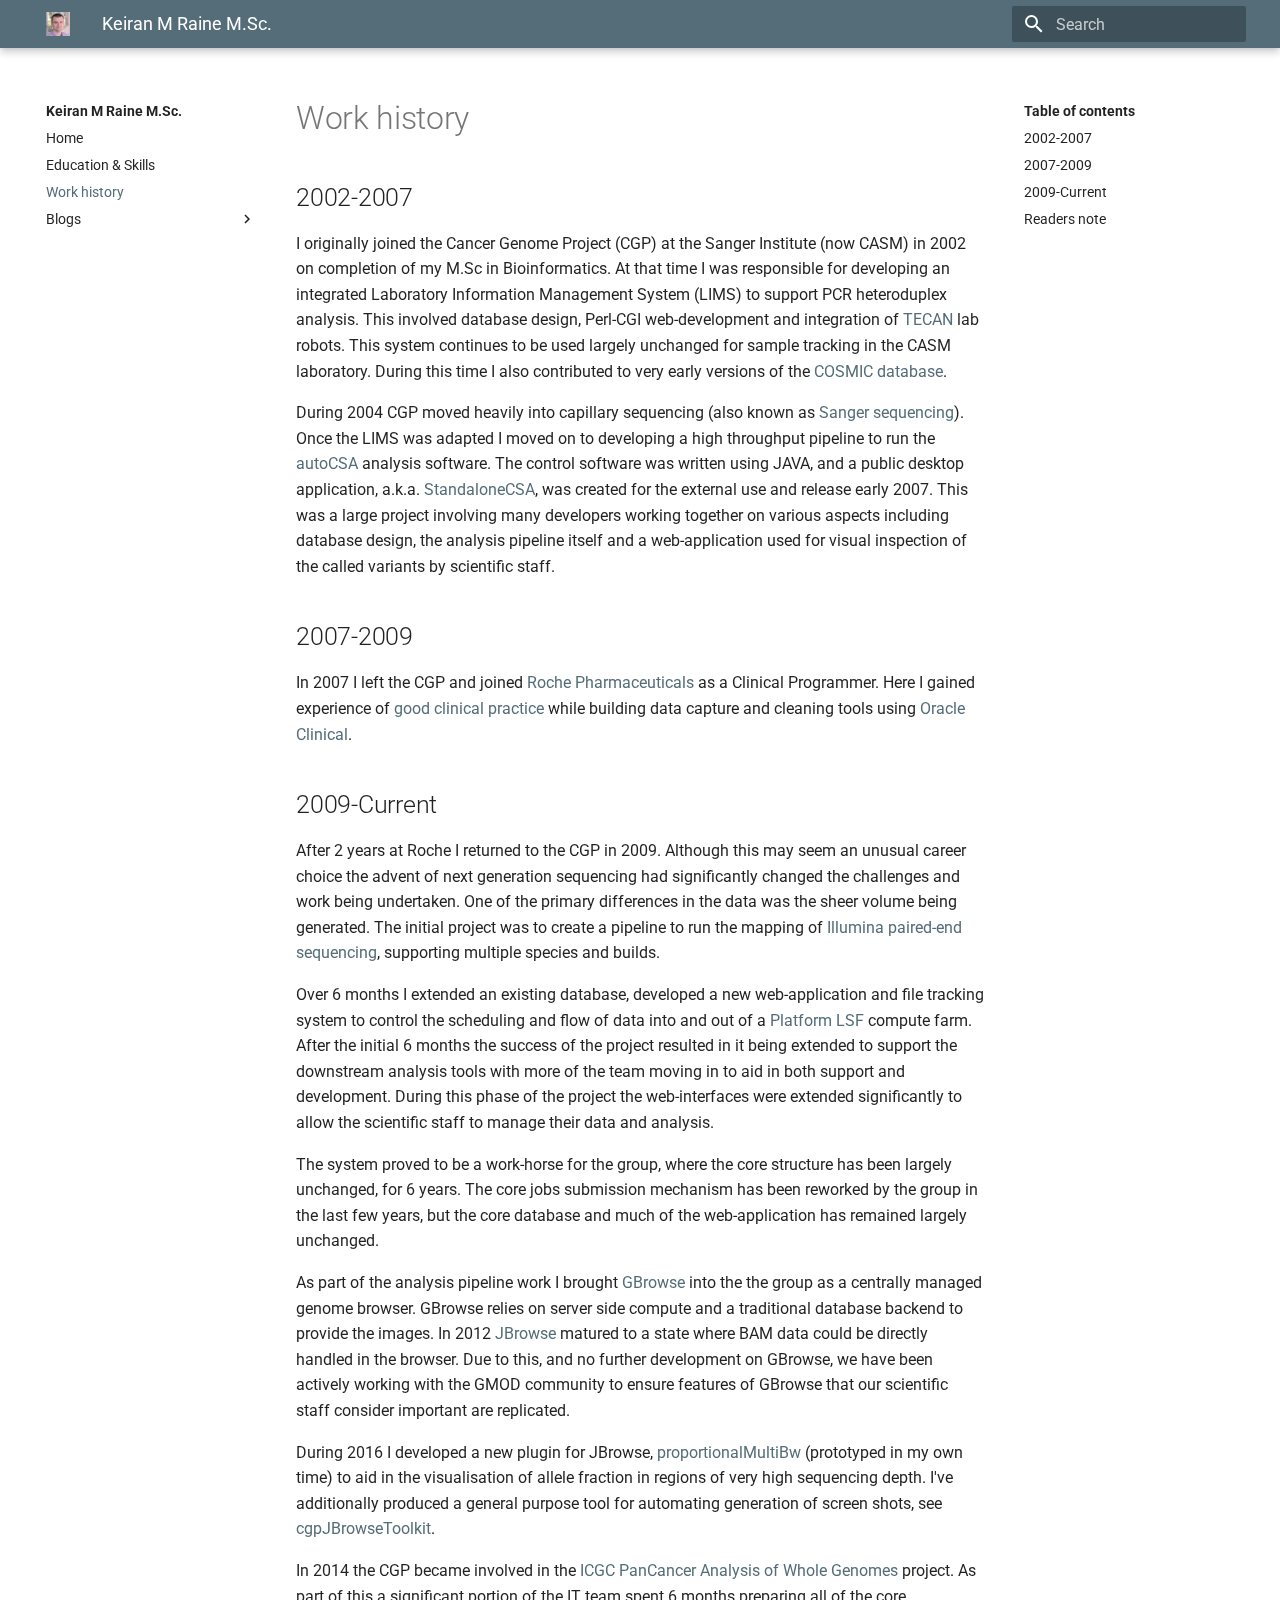
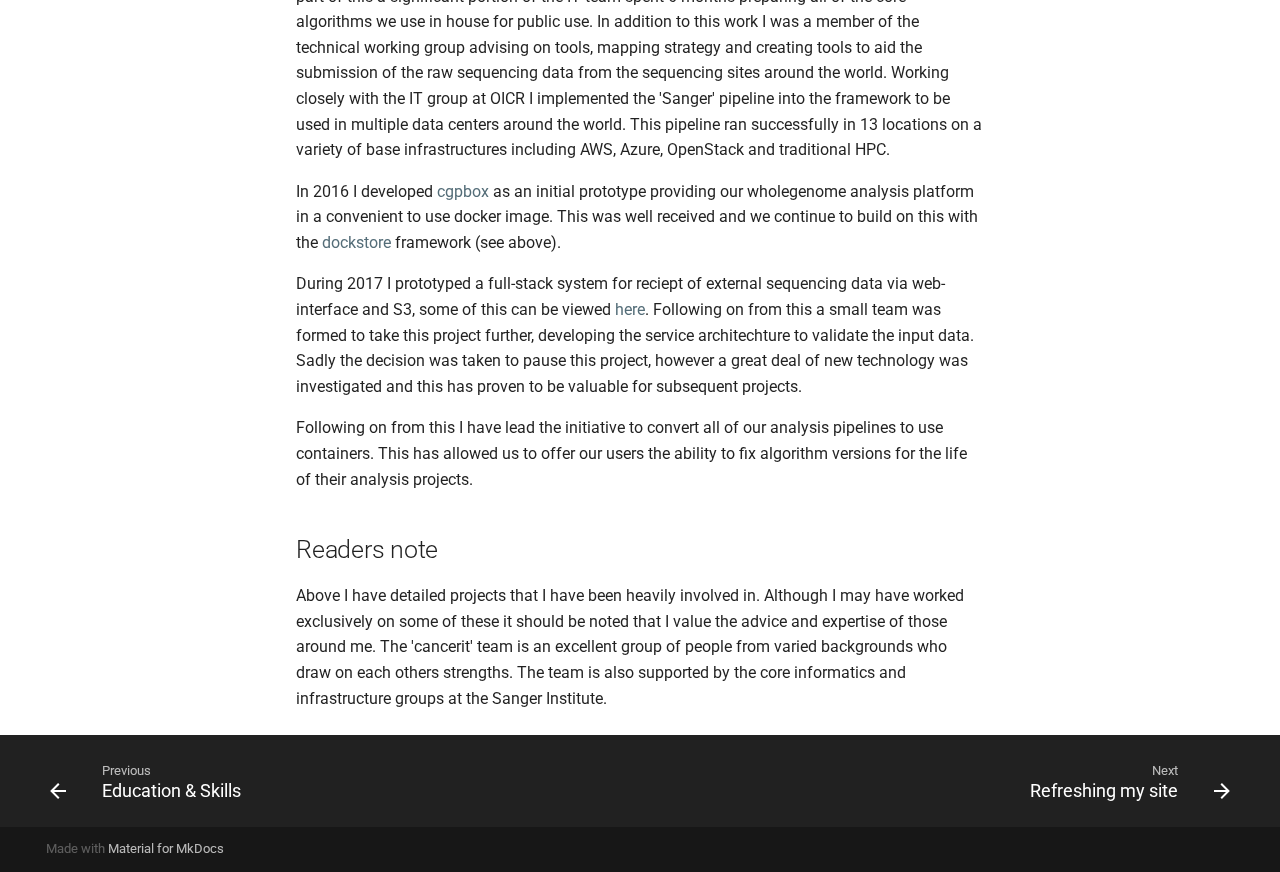
<file: site/profile/index.html>
<!doctype html>
<html lang="en" class="no-js">
  <head>
    
      <meta charset="utf-8">
      <meta name="viewport" content="width=device-width,initial-scale=1">
      
      
      
      
      <link rel="icon" href="../images/favicon32c256.png">
      <meta name="generator" content="mkdocs-1.1.2, mkdocs-material-7.1.4">
    
    
      
        <title>Work history - Keiran M Raine M.Sc.</title>
      
    
    
      <link rel="stylesheet" href="../assets/stylesheets/main.bde7dde4.min.css">
      
        
        <link rel="stylesheet" href="../assets/stylesheets/palette.ef6f36e2.min.css">
        
          
          
          <meta name="theme-color" content="#546d78">
        
      
    
    
    
      
        
        <link rel="preconnect" href="https://fonts.gstatic.com" crossorigin>
        <link rel="stylesheet" href="https://fonts.googleapis.com/css?family=Roboto:300,400,400i,700%7CRoboto+Mono&display=fallback">
        <style>:root{--md-text-font-family:"Roboto";--md-code-font-family:"Roboto Mono"}</style>
      
    
    
    
    
      
    
    
  </head>
  
  
    
    
    
    
    
    <body dir="ltr" data-md-color-scheme="" data-md-color-primary="blue-grey" data-md-color-accent="">
  
    
    <script>function __prefix(e){return new URL("..",location).pathname+"."+e}function __get(e,t=localStorage){return JSON.parse(t.getItem(__prefix(e)))}</script>
    
    <input class="md-toggle" data-md-toggle="drawer" type="checkbox" id="__drawer" autocomplete="off">
    <input class="md-toggle" data-md-toggle="search" type="checkbox" id="__search" autocomplete="off">
    <label class="md-overlay" for="__drawer"></label>
    <div data-md-component="skip">
      
        
        <a href="#work-history" class="md-skip">
          Skip to content
        </a>
      
    </div>
    <div data-md-component="announce">
      
    </div>
    
      <header class="md-header" data-md-component="header">
  <nav class="md-header__inner md-grid" aria-label="Header">
    <a href=".." title="Keiran M Raine M.Sc." class="md-header__button md-logo" aria-label="Keiran M Raine M.Sc." data-md-component="logo">
      
  <img src="../images/profile.jpg" alt="logo">

    </a>
    <label class="md-header__button md-icon" for="__drawer">
      <svg xmlns="http://www.w3.org/2000/svg" viewBox="0 0 24 24"><path d="M3 6h18v2H3V6m0 5h18v2H3v-2m0 5h18v2H3v-2z"/></svg>
    </label>
    <div class="md-header__title" data-md-component="header-title">
      <div class="md-header__ellipsis">
        <div class="md-header__topic">
          <span class="md-ellipsis">
            Keiran M Raine M.Sc.
          </span>
        </div>
        <div class="md-header__topic" data-md-component="header-topic">
          <span class="md-ellipsis">
            
              Work history
            
          </span>
        </div>
      </div>
    </div>
    
    
    
      <label class="md-header__button md-icon" for="__search">
        <svg xmlns="http://www.w3.org/2000/svg" viewBox="0 0 24 24"><path d="M9.5 3A6.5 6.5 0 0 1 16 9.5c0 1.61-.59 3.09-1.56 4.23l.27.27h.79l5 5-1.5 1.5-5-5v-.79l-.27-.27A6.516 6.516 0 0 1 9.5 16 6.5 6.5 0 0 1 3 9.5 6.5 6.5 0 0 1 9.5 3m0 2C7 5 5 7 5 9.5S7 14 9.5 14 14 12 14 9.5 12 5 9.5 5z"/></svg>
      </label>
      
<div class="md-search" data-md-component="search" role="dialog">
  <label class="md-search__overlay" for="__search"></label>
  <div class="md-search__inner" role="search">
    <form class="md-search__form" name="search">
      <input type="text" class="md-search__input" name="query" aria-label="Search" placeholder="Search" autocapitalize="off" autocorrect="off" autocomplete="off" spellcheck="false" data-md-component="search-query" data-md-state="active" required>
      <label class="md-search__icon md-icon" for="__search">
        <svg xmlns="http://www.w3.org/2000/svg" viewBox="0 0 24 24"><path d="M9.5 3A6.5 6.5 0 0 1 16 9.5c0 1.61-.59 3.09-1.56 4.23l.27.27h.79l5 5-1.5 1.5-5-5v-.79l-.27-.27A6.516 6.516 0 0 1 9.5 16 6.5 6.5 0 0 1 3 9.5 6.5 6.5 0 0 1 9.5 3m0 2C7 5 5 7 5 9.5S7 14 9.5 14 14 12 14 9.5 12 5 9.5 5z"/></svg>
        <svg xmlns="http://www.w3.org/2000/svg" viewBox="0 0 24 24"><path d="M20 11v2H8l5.5 5.5-1.42 1.42L4.16 12l7.92-7.92L13.5 5.5 8 11h12z"/></svg>
      </label>
      <button type="reset" class="md-search__icon md-icon" aria-label="Clear" tabindex="-1">
        <svg xmlns="http://www.w3.org/2000/svg" viewBox="0 0 24 24"><path d="M19 6.41 17.59 5 12 10.59 6.41 5 5 6.41 10.59 12 5 17.59 6.41 19 12 13.41 17.59 19 19 17.59 13.41 12 19 6.41z"/></svg>
      </button>
    </form>
    <div class="md-search__output">
      <div class="md-search__scrollwrap" data-md-scrollfix>
        <div class="md-search-result" data-md-component="search-result">
          <div class="md-search-result__meta">
            Initializing search
          </div>
          <ol class="md-search-result__list"></ol>
        </div>
      </div>
    </div>
  </div>
</div>
    
    
  </nav>
</header>
    
    <div class="md-container" data-md-component="container">
      
      
        
      
      <main class="md-main" data-md-component="main">
        <div class="md-main__inner md-grid">
          
            
              
              <div class="md-sidebar md-sidebar--primary" data-md-component="sidebar" data-md-type="navigation" >
                <div class="md-sidebar__scrollwrap">
                  <div class="md-sidebar__inner">
                    


<nav class="md-nav md-nav--primary" aria-label="Navigation" data-md-level="0">
  <label class="md-nav__title" for="__drawer">
    <a href=".." title="Keiran M Raine M.Sc." class="md-nav__button md-logo" aria-label="Keiran M Raine M.Sc." data-md-component="logo">
      
  <img src="../images/profile.jpg" alt="logo">

    </a>
    Keiran M Raine M.Sc.
  </label>
  
  <ul class="md-nav__list" data-md-scrollfix>
    
      
      
      

  
  
  
    <li class="md-nav__item">
      <a href=".." class="md-nav__link">
        Home
      </a>
    </li>
  

    
      
      
      

  
  
  
    <li class="md-nav__item">
      <a href="../Education_and_Skills/" class="md-nav__link">
        Education & Skills
      </a>
    </li>
  

    
      
      
      

  
  
    
  
  
    <li class="md-nav__item md-nav__item--active">
      
      <input class="md-nav__toggle md-toggle" data-md-toggle="toc" type="checkbox" id="__toc">
      
      
        
      
      
        <label class="md-nav__link md-nav__link--active" for="__toc">
          Work history
          <span class="md-nav__icon md-icon"></span>
        </label>
      
      <a href="./" class="md-nav__link md-nav__link--active">
        Work history
      </a>
      
        
<nav class="md-nav md-nav--secondary" aria-label="Table of contents">
  
  
  
    
  
  
    <label class="md-nav__title" for="__toc">
      <span class="md-nav__icon md-icon"></span>
      Table of contents
    </label>
    <ul class="md-nav__list" data-md-component="toc" data-md-scrollfix>
      
        <li class="md-nav__item">
  <a href="#2002-2007" class="md-nav__link">
    2002-2007
  </a>
  
</li>
      
        <li class="md-nav__item">
  <a href="#2007-2009" class="md-nav__link">
    2007-2009
  </a>
  
</li>
      
        <li class="md-nav__item">
  <a href="#2009-current" class="md-nav__link">
    2009-Current
  </a>
  
</li>
      
        <li class="md-nav__item">
  <a href="#readers-note" class="md-nav__link">
    Readers note
  </a>
  
</li>
      
    </ul>
  
</nav>
      
    </li>
  

    
      
      
      

  
  
  
    
    <li class="md-nav__item md-nav__item--nested">
      
      
        <input class="md-nav__toggle md-toggle" data-md-toggle="__nav_4" type="checkbox" id="__nav_4" >
      
      <label class="md-nav__link" for="__nav_4">
        Blogs
        <span class="md-nav__icon md-icon"></span>
      </label>
      <nav class="md-nav" aria-label="Blogs" data-md-level="1">
        <label class="md-nav__title" for="__nav_4">
          <span class="md-nav__icon md-icon"></span>
          Blogs
        </label>
        <ul class="md-nav__list" data-md-scrollfix>
          
            
  
  
  
    
    <li class="md-nav__item md-nav__item--nested">
      
      
        <input class="md-nav__toggle md-toggle" data-md-toggle="__nav_4_1" type="checkbox" id="__nav_4_1" >
      
      <label class="md-nav__link" for="__nav_4_1">
        2021
        <span class="md-nav__icon md-icon"></span>
      </label>
      <nav class="md-nav" aria-label="2021" data-md-level="2">
        <label class="md-nav__title" for="__nav_4_1">
          <span class="md-nav__icon md-icon"></span>
          2021
        </label>
        <ul class="md-nav__list" data-md-scrollfix>
          
            
  
  
  
    
    <li class="md-nav__item md-nav__item--nested">
      
      
        <input class="md-nav__toggle md-toggle" data-md-toggle="__nav_4_1_1" type="checkbox" id="__nav_4_1_1" >
      
      <label class="md-nav__link" for="__nav_4_1_1">
        05
        <span class="md-nav__icon md-icon"></span>
      </label>
      <nav class="md-nav" aria-label="05" data-md-level="3">
        <label class="md-nav__title" for="__nav_4_1_1">
          <span class="md-nav__icon md-icon"></span>
          05
        </label>
        <ul class="md-nav__list" data-md-scrollfix>
          
            
  
  
  
    <li class="md-nav__item">
      <a href="../blogs/2021/05/updating-my-site/" class="md-nav__link">
        Refreshing my site
      </a>
    </li>
  

          
        </ul>
      </nav>
    </li>
  

          
        </ul>
      </nav>
    </li>
  

          
        </ul>
      </nav>
    </li>
  

    
  </ul>
</nav>
                  </div>
                </div>
              </div>
            
            
              
              <div class="md-sidebar md-sidebar--secondary" data-md-component="sidebar" data-md-type="toc" >
                <div class="md-sidebar__scrollwrap">
                  <div class="md-sidebar__inner">
                    
<nav class="md-nav md-nav--secondary" aria-label="Table of contents">
  
  
  
    
  
  
    <label class="md-nav__title" for="__toc">
      <span class="md-nav__icon md-icon"></span>
      Table of contents
    </label>
    <ul class="md-nav__list" data-md-component="toc" data-md-scrollfix>
      
        <li class="md-nav__item">
  <a href="#2002-2007" class="md-nav__link">
    2002-2007
  </a>
  
</li>
      
        <li class="md-nav__item">
  <a href="#2007-2009" class="md-nav__link">
    2007-2009
  </a>
  
</li>
      
        <li class="md-nav__item">
  <a href="#2009-current" class="md-nav__link">
    2009-Current
  </a>
  
</li>
      
        <li class="md-nav__item">
  <a href="#readers-note" class="md-nav__link">
    Readers note
  </a>
  
</li>
      
    </ul>
  
</nav>
                  </div>
                </div>
              </div>
            
          
          <div class="md-content" data-md-component="content">
            <article class="md-content__inner md-typeset">
              
                
                
                <h1 id="work-history">Work history</h1>
<h2 id="2002-2007">2002-2007</h2>
<p>I originally joined the Cancer Genome Project (CGP) at the Sanger Institute (now CASM) in 2002 on completion of my M.Sc in Bioinformatics.  At that time I was responsible for developing an integrated Laboratory Information Management System (LIMS) to support PCR heteroduplex analysis.  This involved database design, Perl-CGI web-development and integration of <a href="http://www.tecan.com/">TECAN</a> lab robots.  This system continues to be used
largely unchanged for sample tracking in the CASM laboratory.  During this time I also contributed to very early versions of the <a href="http://cancer.sanger.ac.uk/cosmic">COSMIC database</a>.</p>
<p>During 2004 CGP moved heavily into capillary sequencing (also known as <a href="https://en.wikipedia.org/wiki/Sanger_sequencing">Sanger sequencing</a>).  Once the LIMS was adapted
I moved on to developing a high throughput pipeline to run the <a href="http://www.ncbi.nlm.nih.gov/pubmed/17485433">autoCSA</a> analysis software.  The control software was written using JAVA, and a public desktop application, a.k.a. <a href="http://cancerit.github.io/AutoCSA/">StandaloneCSA</a>, was created for the external use and release early 2007.  This was a large project involving many developers working together on various aspects including database design, the analysis pipeline itself and a web-application used for visual inspection of the called variants by scientific staff.</p>
<h2 id="2007-2009">2007-2009</h2>
<p>In 2007 I left the CGP and joined <a href="http://www.roche.com/">Roche Pharmaceuticals</a> as a Clinical Programmer.  Here I gained experience of <a href="https://en.wikipedia.org/wiki/Good_clinical_practice">good clinical practice</a> while building data capture and cleaning tools using <a href="http://www.oracle.com/us/products/applications/health-sciences/e-clinical/clinical/index.html">Oracle Clinical</a>.</p>
<h2 id="2009-current">2009-Current</h2>
<p>After 2 years at Roche I returned to the CGP in 2009.  Although this may seem an unusual career choice the advent of next generation sequencing had significantly changed the challenges and work being undertaken.  One of the primary differences in the data was the sheer volume being generated.  The initial project was to create a pipeline to run the mapping of <a href="https://www.illumina.com/technology/next-generation-sequencing/paired-end-sequencing_assay.html">Illumina paired-end sequencing</a>, supporting multiple species and builds.</p>
<p>Over 6 months I extended an existing database, developed a new web-application and file tracking system to control the scheduling and flow of data into and out of a <a href="https://en.wikipedia.org/wiki/Platform_LSF">Platform LSF</a> compute farm.  After the initial 6 months the success of the project resulted in it being extended to support the downstream analysis tools with more of the team moving in to aid in both support and development.  During this phase of the project the web-interfaces were extended significantly to allow the scientific staff to manage their data and analysis.</p>
<p>The system proved to be a work-horse for the group, where the core structure has been largely unchanged, for 6 years.  The core jobs submission mechanism has been reworked by the group in the last few years, but the core database and much of the web-application has remained largely unchanged.</p>
<p>As part of the analysis pipeline work I brought <a href="http://gmod.org/wiki/GBrowse">GBrowse</a> into the the group as a centrally managed genome browser.  GBrowse relies on server side compute and a traditional database backend to provide the images. In 2012 <a href="http://jbrowse.org/">JBrowse</a> matured to a state where BAM data could be directly handled in the browser.  Due to this, and no further development on GBrowse, we have been actively working with the GMOD community to ensure features of GBrowse that our scientific staff consider important are replicated.</p>
<p>During 2016 I developed a new plugin for JBrowse, <a href="https://github.com/cancerit/proportionalmultibw/blob/master/README.md">proportionalMultiBw</a> (prototyped in my own time) to aid in the visualisation of allele fraction in regions of very high sequencing depth.  I've additionally produced a general purpose tool for automating generation of screen shots, see <a href="https://github.com/cancerit/cgpJBrowseToolkit/blob/master/README.md">cgpJBrowseToolkit</a>.</p>
<p>In 2014 the CGP became involved in the <a href="https://dcc.icgc.org/pcawg">ICGC PanCancer Analysis of Whole Genomes</a> project.  As part of this a significant portion of the IT team spent 6 months preparing all of the core algorithms we use in house for public use.  In addition to this work I was a member of the technical working group advising on tools, mapping strategy and creating tools to aid the submission of the raw sequencing data from the sequencing sites around the world.  Working closely with the IT group at OICR I implemented the 'Sanger' pipeline into the framework to be used in multiple data centers around the world.  This pipeline ran successfully in 13 locations on a variety of base infrastructures including AWS, Azure, OpenStack and traditional HPC.</p>
<p>In 2016 I developed <a href="https://github.com/cancerit/cgpbox">cgpbox</a> as an initial prototype providing our wholegenome analysis platform in a convenient to use docker image.  This was well received and we continue to build on this with the <a href="https://dockstore.org">dockstore</a> framework (see above).</p>
<p>During 2017 I prototyped a full-stack system for reciept of external sequencing data via web-interface and S3, some of this can be viewed <a href="https://youtu.be/I2Burmz7nPA">here</a>.  Following on from this a small team was formed to take this project further, developing the service architechture to validate the input data.  Sadly the decision was taken to pause this project, however a great deal of new technology was investigated and this has proven to be valuable for subsequent projects.</p>
<p>Following on from this I have lead the initiative to convert all of our analysis pipelines to use containers.  This has allowed us to offer our users the ability to fix algorithm versions for the life of their analysis projects.</p>
<h2 id="readers-note">Readers note</h2>
<p>Above I have detailed projects that I have been heavily involved in.  Although I may have worked exclusively on some of these it should be noted that I value the advice and expertise of those around me.  The 'cancerit' team is an excellent group of people from varied backgrounds who draw on each others strengths.  The team is also supported by the core informatics and infrastructure groups at the Sanger Institute.</p>
                
              
              
                


              
            </article>
          </div>
        </div>
        
      </main>
      
        
<footer class="md-footer">
  
    <nav class="md-footer__inner md-grid" aria-label="Footer">
      
        <a href="../Education_and_Skills/" class="md-footer__link md-footer__link--prev" rel="prev">
          <div class="md-footer__button md-icon">
            <svg xmlns="http://www.w3.org/2000/svg" viewBox="0 0 24 24"><path d="M20 11v2H8l5.5 5.5-1.42 1.42L4.16 12l7.92-7.92L13.5 5.5 8 11h12z"/></svg>
          </div>
          <div class="md-footer__title">
            <div class="md-ellipsis">
              <span class="md-footer__direction">
                Previous
              </span>
              Education & Skills
            </div>
          </div>
        </a>
      
      
        <a href="../blogs/2021/05/updating-my-site/" class="md-footer__link md-footer__link--next" rel="next">
          <div class="md-footer__title">
            <div class="md-ellipsis">
              <span class="md-footer__direction">
                Next
              </span>
              Refreshing my site
            </div>
          </div>
          <div class="md-footer__button md-icon">
            <svg xmlns="http://www.w3.org/2000/svg" viewBox="0 0 24 24"><path d="M4 11v2h12l-5.5 5.5 1.42 1.42L19.84 12l-7.92-7.92L10.5 5.5 16 11H4z"/></svg>
          </div>
        </a>
      
    </nav>
  
  <div class="md-footer-meta md-typeset">
    <div class="md-footer-meta__inner md-grid">
      <div class="md-footer-copyright">
        
        Made with
        <a href="https://squidfunk.github.io/mkdocs-material/" target="_blank" rel="noopener">
          Material for MkDocs
        </a>
        
      </div>
      
    </div>
  </div>
</footer>
      
    </div>
    <div class="md-dialog" data-md-component="dialog">
      <div class="md-dialog__inner md-typeset"></div>
    </div>
    <script id="__config" type="application/json">{"base": "..", "features": [], "translations": {"clipboard.copy": "Copy to clipboard", "clipboard.copied": "Copied to clipboard", "search.config.lang": "en", "search.config.pipeline": "trimmer, stopWordFilter", "search.config.separator": "[\\s\\-]+", "search.placeholder": "Search", "search.result.placeholder": "Type to start searching", "search.result.none": "No matching documents", "search.result.one": "1 matching document", "search.result.other": "# matching documents", "search.result.more.one": "1 more on this page", "search.result.more.other": "# more on this page", "search.result.term.missing": "Missing"}, "search": "../assets/javascripts/workers/search.4fa0e4ee.min.js", "version": null}</script>
    
    
      <script src="../assets/javascripts/bundle.1d3bfcf1.min.js"></script>
      
    
  </body>
</html>
</file>
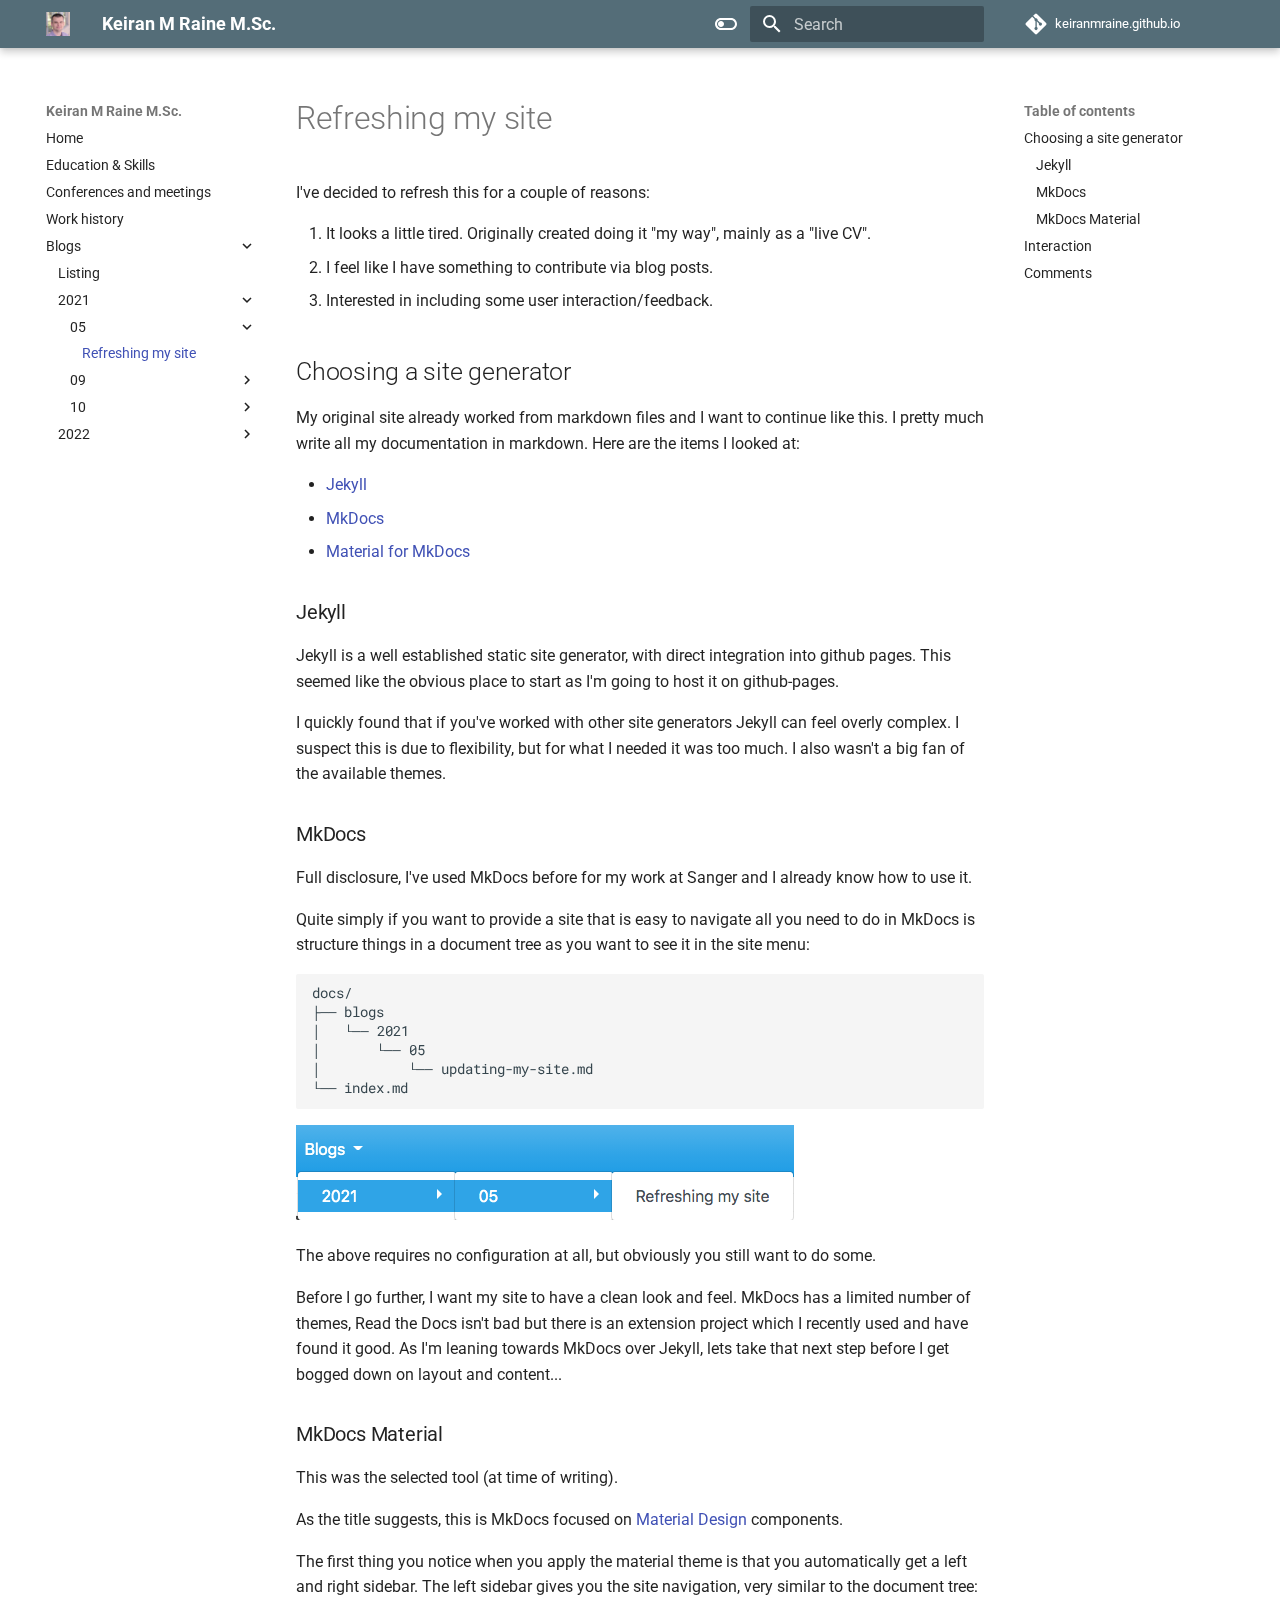
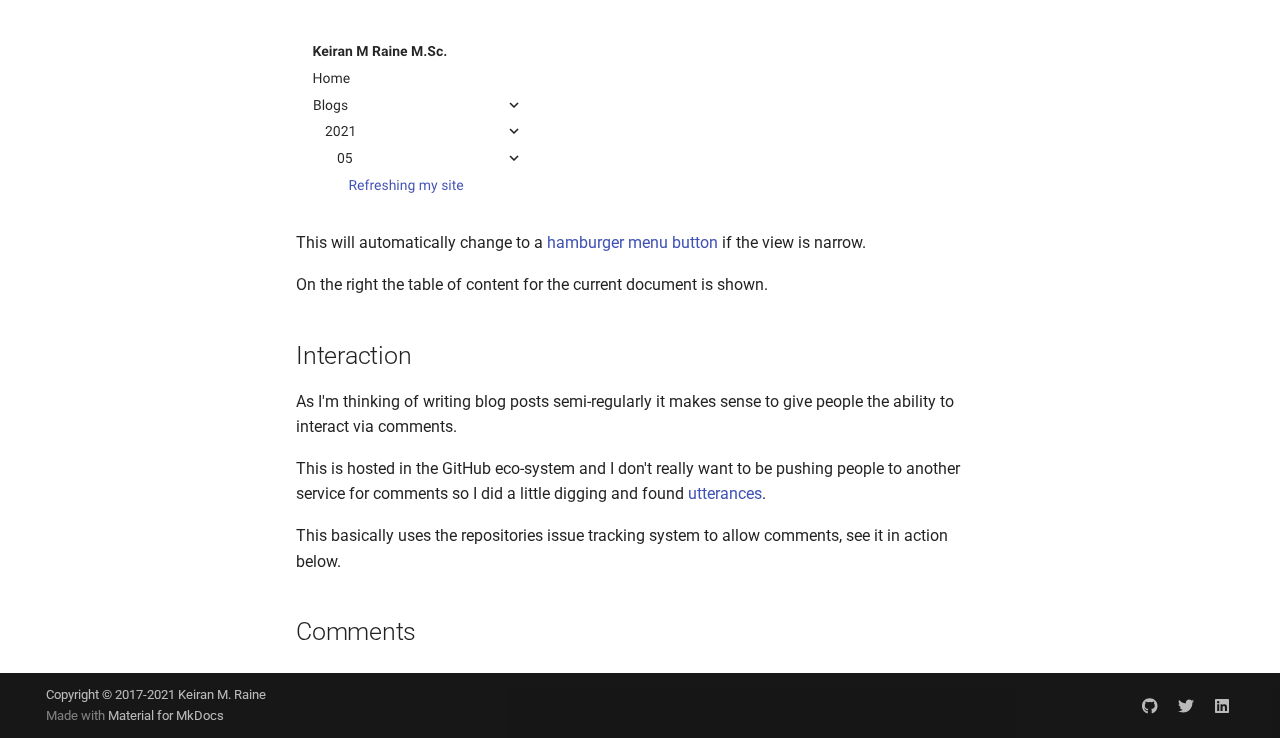
<file: docs/blogs/2021/05/updating-my-site/index.html>
<!doctype html>
<html lang="en" class="no-js">
  <head>

      <meta charset="utf-8">
      <meta name="viewport" content="width=device-width,initial-scale=1">




        <link rel="prev" href="../../../">


        <link rel="next" href="../../09/ssh-proxies-and-multiplexing/">


      <link rel="icon" href="../../../../images/favicon32c256.png">
      <meta name="generator" content="mkdocs-1.5.3, mkdocs-material-9.4.6">



        <title>Refreshing my site - Keiran M Raine M.Sc.</title>



      <link rel="stylesheet" href="../../../../assets/stylesheets/main.35e1ed30.min.css">


        <link rel="stylesheet" href="../../../../assets/stylesheets/palette.356b1318.min.css">












        <link rel="preconnect" href="https://fonts.gstatic.com" crossorigin>
        <link rel="stylesheet" href="https://fonts.googleapis.com/css?family=Roboto:300,300i,400,400i,700,700i%7CRoboto+Mono:400,400i,700,700i&display=fallback">
        <style>:root{--md-text-font:"Roboto";--md-code-font:"Roboto Mono"}</style>



    <script>__md_scope=new URL("../../../..",location),__md_hash=e=>[...e].reduce((e,_)=>(e<<5)-e+_.charCodeAt(0),0),__md_get=(e,_=localStorage,t=__md_scope)=>JSON.parse(_.getItem(t.pathname+"."+e)),__md_set=(e,_,t=localStorage,a=__md_scope)=>{try{t.setItem(a.pathname+"."+e,JSON.stringify(_))}catch(e){}}</script>






  </head>









    <body dir="ltr" data-md-color-scheme="default" data-md-color-primary="blue-grey" data-md-color-accent="indigo">



      <script>var palette=__md_get("__palette");if(palette&&"object"==typeof palette.color)for(var key of Object.keys(palette.color))document.body.setAttribute("data-md-color-"+key,palette.color[key])</script>

    <input class="md-toggle" data-md-toggle="drawer" type="checkbox" id="__drawer" autocomplete="off">
    <input class="md-toggle" data-md-toggle="search" type="checkbox" id="__search" autocomplete="off">
    <label class="md-overlay" for="__drawer"></label>
    <div data-md-component="skip">


        <a href="#refreshing-my-site" class="md-skip">
          Skip to content
        </a>

    </div>
    <div data-md-component="announce">

    </div>






<header class="md-header md-header--shadow" data-md-component="header">
  <nav class="md-header__inner md-grid" aria-label="Header">
    <a href="../../../.." title="Keiran M Raine M.Sc." class="md-header__button md-logo" aria-label="Keiran M Raine M.Sc." data-md-component="logo">

  <img src="../../../../images/profile.jpg" alt="logo">

    </a>
    <label class="md-header__button md-icon" for="__drawer">

      <svg xmlns="http://www.w3.org/2000/svg" viewBox="0 0 24 24"><path d="M3 6h18v2H3V6m0 5h18v2H3v-2m0 5h18v2H3v-2Z"/></svg>
    </label>
    <div class="md-header__title" data-md-component="header-title">
      <div class="md-header__ellipsis">
        <div class="md-header__topic">
          <span class="md-ellipsis">
            Keiran M Raine M.Sc.
          </span>
        </div>
        <div class="md-header__topic" data-md-component="header-topic">
          <span class="md-ellipsis">

              Refreshing my site

          </span>
        </div>
      </div>
    </div>


        <form class="md-header__option" data-md-component="palette">




    <input class="md-option" data-md-color-media="" data-md-color-scheme="default" data-md-color-primary="blue-grey" data-md-color-accent="indigo"  aria-label="Switch to dark mode"  type="radio" name="__palette" id="__palette_1">

      <label class="md-header__button md-icon" title="Switch to dark mode" for="__palette_2" hidden>
        <svg xmlns="http://www.w3.org/2000/svg" viewBox="0 0 24 24"><path d="M17 6H7c-3.31 0-6 2.69-6 6s2.69 6 6 6h10c3.31 0 6-2.69 6-6s-2.69-6-6-6zm0 10H7c-2.21 0-4-1.79-4-4s1.79-4 4-4h10c2.21 0 4 1.79 4 4s-1.79 4-4 4zM7 9c-1.66 0-3 1.34-3 3s1.34 3 3 3 3-1.34 3-3-1.34-3-3-3z"/></svg>
      </label>





    <input class="md-option" data-md-color-media="" data-md-color-scheme="slate" data-md-color-primary="grey" data-md-color-accent="indigo"  aria-label="Switch to light mode"  type="radio" name="__palette" id="__palette_2">

      <label class="md-header__button md-icon" title="Switch to light mode" for="__palette_1" hidden>
        <svg xmlns="http://www.w3.org/2000/svg" viewBox="0 0 24 24"><path d="M17 7H7a5 5 0 0 0-5 5 5 5 0 0 0 5 5h10a5 5 0 0 0 5-5 5 5 0 0 0-5-5m0 8a3 3 0 0 1-3-3 3 3 0 0 1 3-3 3 3 0 0 1 3 3 3 3 0 0 1-3 3Z"/></svg>
      </label>


</form>




      <label class="md-header__button md-icon" for="__search">

        <svg xmlns="http://www.w3.org/2000/svg" viewBox="0 0 24 24"><path d="M9.5 3A6.5 6.5 0 0 1 16 9.5c0 1.61-.59 3.09-1.56 4.23l.27.27h.79l5 5-1.5 1.5-5-5v-.79l-.27-.27A6.516 6.516 0 0 1 9.5 16 6.5 6.5 0 0 1 3 9.5 6.5 6.5 0 0 1 9.5 3m0 2C7 5 5 7 5 9.5S7 14 9.5 14 14 12 14 9.5 12 5 9.5 5Z"/></svg>
      </label>
      <div class="md-search" data-md-component="search" role="dialog">
  <label class="md-search__overlay" for="__search"></label>
  <div class="md-search__inner" role="search">
    <form class="md-search__form" name="search">
      <input type="text" class="md-search__input" name="query" aria-label="Search" placeholder="Search" autocapitalize="off" autocorrect="off" autocomplete="off" spellcheck="false" data-md-component="search-query" required>
      <label class="md-search__icon md-icon" for="__search">

        <svg xmlns="http://www.w3.org/2000/svg" viewBox="0 0 24 24"><path d="M9.5 3A6.5 6.5 0 0 1 16 9.5c0 1.61-.59 3.09-1.56 4.23l.27.27h.79l5 5-1.5 1.5-5-5v-.79l-.27-.27A6.516 6.516 0 0 1 9.5 16 6.5 6.5 0 0 1 3 9.5 6.5 6.5 0 0 1 9.5 3m0 2C7 5 5 7 5 9.5S7 14 9.5 14 14 12 14 9.5 12 5 9.5 5Z"/></svg>

        <svg xmlns="http://www.w3.org/2000/svg" viewBox="0 0 24 24"><path d="M20 11v2H8l5.5 5.5-1.42 1.42L4.16 12l7.92-7.92L13.5 5.5 8 11h12Z"/></svg>
      </label>
      <nav class="md-search__options" aria-label="Search">

        <button type="reset" class="md-search__icon md-icon" title="Clear" aria-label="Clear" tabindex="-1">

          <svg xmlns="http://www.w3.org/2000/svg" viewBox="0 0 24 24"><path d="M19 6.41 17.59 5 12 10.59 6.41 5 5 6.41 10.59 12 5 17.59 6.41 19 12 13.41 17.59 19 19 17.59 13.41 12 19 6.41Z"/></svg>
        </button>
      </nav>

    </form>
    <div class="md-search__output">
      <div class="md-search__scrollwrap" data-md-scrollfix>
        <div class="md-search-result" data-md-component="search-result">
          <div class="md-search-result__meta">
            Initializing search
          </div>
          <ol class="md-search-result__list" role="presentation"></ol>
        </div>
      </div>
    </div>
  </div>
</div>


      <div class="md-header__source">
        <a href="https://github.com/keiranmraine/keiranmraine.github.io" title="Go to repository" class="md-source" data-md-component="source">
  <div class="md-source__icon md-icon">

    <svg xmlns="http://www.w3.org/2000/svg" viewBox="0 0 448 512"><!--! Font Awesome Free 6.4.2 by @fontawesome - https://fontawesome.com License - https://fontawesome.com/license/free (Icons: CC BY 4.0, Fonts: SIL OFL 1.1, Code: MIT License) Copyright 2023 Fonticons, Inc.--><path d="M439.55 236.05 244 40.45a28.87 28.87 0 0 0-40.81 0l-40.66 40.63 51.52 51.52c27.06-9.14 52.68 16.77 43.39 43.68l49.66 49.66c34.23-11.8 61.18 31 35.47 56.69-26.49 26.49-70.21-2.87-56-37.34L240.22 199v121.85c25.3 12.54 22.26 41.85 9.08 55a34.34 34.34 0 0 1-48.55 0c-17.57-17.6-11.07-46.91 11.25-56v-123c-20.8-8.51-24.6-30.74-18.64-45L142.57 101 8.45 235.14a28.86 28.86 0 0 0 0 40.81l195.61 195.6a28.86 28.86 0 0 0 40.8 0l194.69-194.69a28.86 28.86 0 0 0 0-40.81z"/></svg>
  </div>
  <div class="md-source__repository">
    keiranmraine.github.io
  </div>
</a>
      </div>

  </nav>

</header>

    <div class="md-container" data-md-component="container">






      <main class="md-main" data-md-component="main">
        <div class="md-main__inner md-grid">



              <div class="md-sidebar md-sidebar--primary" data-md-component="sidebar" data-md-type="navigation" >
                <div class="md-sidebar__scrollwrap">
                  <div class="md-sidebar__inner">




<nav class="md-nav md-nav--primary" aria-label="Navigation" data-md-level="0">
  <label class="md-nav__title" for="__drawer">
    <a href="../../../.." title="Keiran M Raine M.Sc." class="md-nav__button md-logo" aria-label="Keiran M Raine M.Sc." data-md-component="logo">

  <img src="../../../../images/profile.jpg" alt="logo">

    </a>
    Keiran M Raine M.Sc.
  </label>

    <div class="md-nav__source">
      <a href="https://github.com/keiranmraine/keiranmraine.github.io" title="Go to repository" class="md-source" data-md-component="source">
  <div class="md-source__icon md-icon">

    <svg xmlns="http://www.w3.org/2000/svg" viewBox="0 0 448 512"><!--! Font Awesome Free 6.4.2 by @fontawesome - https://fontawesome.com License - https://fontawesome.com/license/free (Icons: CC BY 4.0, Fonts: SIL OFL 1.1, Code: MIT License) Copyright 2023 Fonticons, Inc.--><path d="M439.55 236.05 244 40.45a28.87 28.87 0 0 0-40.81 0l-40.66 40.63 51.52 51.52c27.06-9.14 52.68 16.77 43.39 43.68l49.66 49.66c34.23-11.8 61.18 31 35.47 56.69-26.49 26.49-70.21-2.87-56-37.34L240.22 199v121.85c25.3 12.54 22.26 41.85 9.08 55a34.34 34.34 0 0 1-48.55 0c-17.57-17.6-11.07-46.91 11.25-56v-123c-20.8-8.51-24.6-30.74-18.64-45L142.57 101 8.45 235.14a28.86 28.86 0 0 0 0 40.81l195.61 195.6a28.86 28.86 0 0 0 40.8 0l194.69-194.69a28.86 28.86 0 0 0 0-40.81z"/></svg>
  </div>
  <div class="md-source__repository">
    keiranmraine.github.io
  </div>
</a>
    </div>

  <ul class="md-nav__list" data-md-scrollfix>






    <li class="md-nav__item">
      <a href="../../../.." class="md-nav__link">


  <span class="md-ellipsis">
    Home
  </span>


      </a>
    </li>








    <li class="md-nav__item">
      <a href="../../../../Education_and_Skills/" class="md-nav__link">


  <span class="md-ellipsis">
    Education & Skills
  </span>


      </a>
    </li>








    <li class="md-nav__item">
      <a href="../../../../conferences/" class="md-nav__link">


  <span class="md-ellipsis">
    Conferences and meetings
  </span>


      </a>
    </li>








    <li class="md-nav__item">
      <a href="../../../../profile/" class="md-nav__link">


  <span class="md-ellipsis">
    Work history
  </span>


      </a>
    </li>















    <li class="md-nav__item md-nav__item--active md-nav__item--nested">




        <input class="md-nav__toggle md-toggle " type="checkbox" id="__nav_5" checked>


          <label class="md-nav__link" for="__nav_5" id="__nav_5_label" tabindex="0">


  <span class="md-ellipsis">
    Blogs
  </span>


            <span class="md-nav__icon md-icon"></span>
          </label>

        <nav class="md-nav" data-md-level="1" aria-labelledby="__nav_5_label" aria-expanded="true">
          <label class="md-nav__title" for="__nav_5">
            <span class="md-nav__icon md-icon"></span>
            Blogs
          </label>
          <ul class="md-nav__list" data-md-scrollfix>






    <li class="md-nav__item">
      <a href="../../../" class="md-nav__link">


  <span class="md-ellipsis">
    Listing
  </span>


      </a>
    </li>
















    <li class="md-nav__item md-nav__item--active md-nav__item--nested">




        <input class="md-nav__toggle md-toggle " type="checkbox" id="__nav_5_2" checked>


          <label class="md-nav__link" for="__nav_5_2" id="__nav_5_2_label" tabindex="0">


  <span class="md-ellipsis">
    2021
  </span>


            <span class="md-nav__icon md-icon"></span>
          </label>

        <nav class="md-nav" data-md-level="2" aria-labelledby="__nav_5_2_label" aria-expanded="true">
          <label class="md-nav__title" for="__nav_5_2">
            <span class="md-nav__icon md-icon"></span>
            2021
          </label>
          <ul class="md-nav__list" data-md-scrollfix>













    <li class="md-nav__item md-nav__item--active md-nav__item--nested">




        <input class="md-nav__toggle md-toggle " type="checkbox" id="__nav_5_2_1" checked>


          <label class="md-nav__link" for="__nav_5_2_1" id="__nav_5_2_1_label" tabindex="0">


  <span class="md-ellipsis">
    05
  </span>


            <span class="md-nav__icon md-icon"></span>
          </label>

        <nav class="md-nav" data-md-level="3" aria-labelledby="__nav_5_2_1_label" aria-expanded="true">
          <label class="md-nav__title" for="__nav_5_2_1">
            <span class="md-nav__icon md-icon"></span>
            05
          </label>
          <ul class="md-nav__list" data-md-scrollfix>








    <li class="md-nav__item md-nav__item--active">

      <input class="md-nav__toggle md-toggle" type="checkbox" id="__toc">





        <label class="md-nav__link md-nav__link--active" for="__toc">


  <span class="md-ellipsis">
    Refreshing my site
  </span>


          <span class="md-nav__icon md-icon"></span>
        </label>

      <a href="./" class="md-nav__link md-nav__link--active">


  <span class="md-ellipsis">
    Refreshing my site
  </span>


      </a>



<nav class="md-nav md-nav--secondary" aria-label="Table of contents">






    <label class="md-nav__title" for="__toc">
      <span class="md-nav__icon md-icon"></span>
      Table of contents
    </label>
    <ul class="md-nav__list" data-md-component="toc" data-md-scrollfix>

        <li class="md-nav__item">
  <a href="#choosing-a-site-generator" class="md-nav__link">
    Choosing a site generator
  </a>

    <nav class="md-nav" aria-label="Choosing a site generator">
      <ul class="md-nav__list">

          <li class="md-nav__item">
  <a href="#jekyll" class="md-nav__link">
    Jekyll
  </a>

</li>

          <li class="md-nav__item">
  <a href="#mkdocs" class="md-nav__link">
    MkDocs
  </a>

</li>

          <li class="md-nav__item">
  <a href="#mkdocs-material" class="md-nav__link">
    MkDocs Material
  </a>

</li>

      </ul>
    </nav>

</li>

        <li class="md-nav__item">
  <a href="#interaction" class="md-nav__link">
    Interaction
  </a>

</li>

        <li class="md-nav__item">
  <a href="#comments" class="md-nav__link">
    Comments
  </a>

</li>

    </ul>

</nav>

    </li>




          </ul>
        </nav>

    </li>














    <li class="md-nav__item md-nav__item--nested">




        <input class="md-nav__toggle md-toggle " type="checkbox" id="__nav_5_2_2" >


          <label class="md-nav__link" for="__nav_5_2_2" id="__nav_5_2_2_label" tabindex="0">


  <span class="md-ellipsis">
    09
  </span>


            <span class="md-nav__icon md-icon"></span>
          </label>

        <nav class="md-nav" data-md-level="3" aria-labelledby="__nav_5_2_2_label" aria-expanded="false">
          <label class="md-nav__title" for="__nav_5_2_2">
            <span class="md-nav__icon md-icon"></span>
            09
          </label>
          <ul class="md-nav__list" data-md-scrollfix>






    <li class="md-nav__item">
      <a href="../../09/ssh-proxies-and-multiplexing/" class="md-nav__link">


  <span class="md-ellipsis">
    ssh, proxies and multiplexing
  </span>


      </a>
    </li>




          </ul>
        </nav>

    </li>














    <li class="md-nav__item md-nav__item--nested">




        <input class="md-nav__toggle md-toggle " type="checkbox" id="__nav_5_2_3" >


          <label class="md-nav__link" for="__nav_5_2_3" id="__nav_5_2_3_label" tabindex="0">


  <span class="md-ellipsis">
    10
  </span>


            <span class="md-nav__icon md-icon"></span>
          </label>

        <nav class="md-nav" data-md-level="3" aria-labelledby="__nav_5_2_3_label" aria-expanded="false">
          <label class="md-nav__title" for="__nav_5_2_3">
            <span class="md-nav__icon md-icon"></span>
            10
          </label>
          <ul class="md-nav__list" data-md-scrollfix>






    <li class="md-nav__item">
      <a href="../../10/containers-as-executables/" class="md-nav__link">


  <span class="md-ellipsis">
    Exposing singularity images as executables
  </span>


      </a>
    </li>




          </ul>
        </nav>

    </li>




          </ul>
        </nav>

    </li>














    <li class="md-nav__item md-nav__item--nested">




        <input class="md-nav__toggle md-toggle " type="checkbox" id="__nav_5_3" >


          <label class="md-nav__link" for="__nav_5_3" id="__nav_5_3_label" tabindex="0">


  <span class="md-ellipsis">
    2022
  </span>


            <span class="md-nav__icon md-icon"></span>
          </label>

        <nav class="md-nav" data-md-level="2" aria-labelledby="__nav_5_3_label" aria-expanded="false">
          <label class="md-nav__title" for="__nav_5_3">
            <span class="md-nav__icon md-icon"></span>
            2022
          </label>
          <ul class="md-nav__list" data-md-scrollfix>











    <li class="md-nav__item md-nav__item--nested">




        <input class="md-nav__toggle md-toggle " type="checkbox" id="__nav_5_3_1" >


          <label class="md-nav__link" for="__nav_5_3_1" id="__nav_5_3_1_label" tabindex="0">


  <span class="md-ellipsis">
    04
  </span>


            <span class="md-nav__icon md-icon"></span>
          </label>

        <nav class="md-nav" data-md-level="3" aria-labelledby="__nav_5_3_1_label" aria-expanded="false">
          <label class="md-nav__title" for="__nav_5_3_1">
            <span class="md-nav__icon md-icon"></span>
            04
          </label>
          <ul class="md-nav__list" data-md-scrollfix>






    <li class="md-nav__item">
      <a href="../../../2022/04/mkdocs-toc-indent/" class="md-nav__link">


  <span class="md-ellipsis">
    Markdown TOC and Mkdocs
  </span>


      </a>
    </li>




          </ul>
        </nav>

    </li>




          </ul>
        </nav>

    </li>




          </ul>
        </nav>

    </li>



  </ul>
</nav>
                  </div>
                </div>
              </div>



              <div class="md-sidebar md-sidebar--secondary" data-md-component="sidebar" data-md-type="toc" >
                <div class="md-sidebar__scrollwrap">
                  <div class="md-sidebar__inner">


<nav class="md-nav md-nav--secondary" aria-label="Table of contents">






    <label class="md-nav__title" for="__toc">
      <span class="md-nav__icon md-icon"></span>
      Table of contents
    </label>
    <ul class="md-nav__list" data-md-component="toc" data-md-scrollfix>

        <li class="md-nav__item">
  <a href="#choosing-a-site-generator" class="md-nav__link">
    Choosing a site generator
  </a>

    <nav class="md-nav" aria-label="Choosing a site generator">
      <ul class="md-nav__list">

          <li class="md-nav__item">
  <a href="#jekyll" class="md-nav__link">
    Jekyll
  </a>

</li>

          <li class="md-nav__item">
  <a href="#mkdocs" class="md-nav__link">
    MkDocs
  </a>

</li>

          <li class="md-nav__item">
  <a href="#mkdocs-material" class="md-nav__link">
    MkDocs Material
  </a>

</li>

      </ul>
    </nav>

</li>

        <li class="md-nav__item">
  <a href="#interaction" class="md-nav__link">
    Interaction
  </a>

</li>

        <li class="md-nav__item">
  <a href="#comments" class="md-nav__link">
    Comments
  </a>

</li>

    </ul>

</nav>
                  </div>
                </div>
              </div>



            <div class="md-content" data-md-component="content">
              <article class="md-content__inner md-typeset">







<h1 id="refreshing-my-site">Refreshing my site</h1>
<p>I've decided to refresh this for a couple of reasons:</p>
<ol>
<li>It looks a little tired.  Originally created doing it "my way", mainly as a "live CV".</li>
<li>I feel like I have something to contribute via blog posts.</li>
<li>Interested in including some user interaction/feedback.</li>
</ol>
<h2 id="choosing-a-site-generator">Choosing a site generator</h2>
<p>My original site already worked from markdown files and I want to continue like this.  I pretty much write all my documentation
in markdown.  Here are the items I looked at:</p>
<ul>
<li><a href="https://jekyllrb.com/">Jekyll</a></li>
<li><a href="https://www.mkdocs.org/">MkDocs</a></li>
<li><a href="https://squidfunk.github.io/mkdocs-material/">Material for MkDocs</a></li>
</ul>
<h3 id="jekyll">Jekyll</h3>
<p>Jekyll is a well established static site generator, with direct integration into github pages.  This seemed like the obvious
place to start as I'm going to host it on github-pages.</p>
<p>I quickly found that if you've worked with other site generators Jekyll can feel overly complex.  I suspect this is due
to flexibility, but for what I needed it was too much.  I also wasn't a big fan of the available themes.</p>
<h3 id="mkdocs">MkDocs</h3>
<p>Full disclosure, I've used MkDocs before for my work at Sanger and I already know how to use it.</p>
<p>Quite simply if you want to provide a site that is easy to navigate all you need to do in MkDocs is structure things in
a document tree as you want to see it in the site menu:</p>
<div class="highlight"><pre><span></span><code>docs/
├── blogs
│   └── 2021
│       └── 05
│           └── updating-my-site.md
└── index.md
</code></pre></div>
<p><img alt="MkDocs default" src="../mkdocs-default.png" /></p>
<p>The above requires no configuration at all, but obviously you still want to do some.</p>
<p>Before I go further, I want my site to have a clean look and feel.  MkDocs has a limited number of themes, Read the Docs
isn't bad but there is an extension project which I recently used and have found it good.  As I'm leaning towards MkDocs
over Jekyll, lets take that next step before I get bogged down on layout and content...</p>
<h3 id="mkdocs-material">MkDocs Material</h3>
<p>This was the selected tool (at time of writing).</p>
<p>As the title suggests, this is MkDocs focused on <a href="https://material.io/">Material Design</a> components.</p>
<p>The first thing you notice when you apply the material theme is that you automatically get a left and right sidebar.  The
left sidebar gives you the site navigation, very similar to the document tree:</p>
<p><img alt="Material doctree" src="../material-doctree.png" /></p>
<p>This will automatically change to a <a href="https://en.wikipedia.org/wiki/Hamburger_button">hamburger menu button</a> if the view is narrow.</p>
<p>On the right the table of content for the current document is shown.</p>
<h2 id="interaction">Interaction</h2>
<p>As I'm thinking of writing blog posts semi-regularly it makes sense to give people the ability to interact via comments.</p>
<p>This is hosted in the GitHub eco-system and I don't really want to be pushing people to another service for comments so
I did a little digging and found <a href="https://utteranc.es/">utterances</a>.</p>
<p>This basically uses the repositories issue tracking system to allow comments, see it in action below.</p>
<h2 id="comments">Comments</h2>
<!-- markdownlint-disable MD033 -->
<script src="https://utteranc.es/client.js"
        repo="keiranmraine/keiranmraine.github.io"
        issue-term="url"
        label="comments"
        theme="boxy-light"
        crossorigin="anonymous"
        async>
</script>
<!-- markdownlint-enable -->

<!-- refs -->






              </article>
            </div>


        </div>

      </main>

        <footer class="md-footer">

  <div class="md-footer-meta md-typeset">
    <div class="md-footer-meta__inner md-grid">
      <div class="md-copyright">

    <div class="md-copyright__highlight">
      Copyright &copy; 2017-2021 Keiran M. Raine
    </div>


    Made with
    <a href="https://squidfunk.github.io/mkdocs-material/" target="_blank" rel="noopener">
      Material for MkDocs
    </a>

</div>

        <div class="md-social">








    <a href="https://github.com/keiranmraine" target="_blank" rel="noopener" title="github.com" class="md-social__link">
      <svg xmlns="http://www.w3.org/2000/svg" viewBox="0 0 496 512"><!--! Font Awesome Free 6.4.2 by @fontawesome - https://fontawesome.com License - https://fontawesome.com/license/free (Icons: CC BY 4.0, Fonts: SIL OFL 1.1, Code: MIT License) Copyright 2023 Fonticons, Inc.--><path d="M165.9 397.4c0 2-2.3 3.6-5.2 3.6-3.3.3-5.6-1.3-5.6-3.6 0-2 2.3-3.6 5.2-3.6 3-.3 5.6 1.3 5.6 3.6zm-31.1-4.5c-.7 2 1.3 4.3 4.3 4.9 2.6 1 5.6 0 6.2-2s-1.3-4.3-4.3-5.2c-2.6-.7-5.5.3-6.2 2.3zm44.2-1.7c-2.9.7-4.9 2.6-4.6 4.9.3 2 2.9 3.3 5.9 2.6 2.9-.7 4.9-2.6 4.6-4.6-.3-1.9-3-3.2-5.9-2.9zM244.8 8C106.1 8 0 113.3 0 252c0 110.9 69.8 205.8 169.5 239.2 12.8 2.3 17.3-5.6 17.3-12.1 0-6.2-.3-40.4-.3-61.4 0 0-70 15-84.7-29.8 0 0-11.4-29.1-27.8-36.6 0 0-22.9-15.7 1.6-15.4 0 0 24.9 2 38.6 25.8 21.9 38.6 58.6 27.5 72.9 20.9 2.3-16 8.8-27.1 16-33.7-55.9-6.2-112.3-14.3-112.3-110.5 0-27.5 7.6-41.3 23.6-58.9-2.6-6.5-11.1-33.3 2.6-67.9 20.9-6.5 69 27 69 27 20-5.6 41.5-8.5 62.8-8.5s42.8 2.9 62.8 8.5c0 0 48.1-33.6 69-27 13.7 34.7 5.2 61.4 2.6 67.9 16 17.7 25.8 31.5 25.8 58.9 0 96.5-58.9 104.2-114.8 110.5 9.2 7.9 17 22.9 17 46.4 0 33.7-.3 75.4-.3 83.6 0 6.5 4.6 14.4 17.3 12.1C428.2 457.8 496 362.9 496 252 496 113.3 383.5 8 244.8 8zM97.2 352.9c-1.3 1-1 3.3.7 5.2 1.6 1.6 3.9 2.3 5.2 1 1.3-1 1-3.3-.7-5.2-1.6-1.6-3.9-2.3-5.2-1zm-10.8-8.1c-.7 1.3.3 2.9 2.3 3.9 1.6 1 3.6.7 4.3-.7.7-1.3-.3-2.9-2.3-3.9-2-.6-3.6-.3-4.3.7zm32.4 35.6c-1.6 1.3-1 4.3 1.3 6.2 2.3 2.3 5.2 2.6 6.5 1 1.3-1.3.7-4.3-1.3-6.2-2.2-2.3-5.2-2.6-6.5-1zm-11.4-14.7c-1.6 1-1.6 3.6 0 5.9 1.6 2.3 4.3 3.3 5.6 2.3 1.6-1.3 1.6-3.9 0-6.2-1.4-2.3-4-3.3-5.6-2z"/></svg>
    </a>








    <a href="https://twitter.com/keiranmraine" target="_blank" rel="noopener" title="twitter.com" class="md-social__link">
      <svg xmlns="http://www.w3.org/2000/svg" viewBox="0 0 512 512"><!--! Font Awesome Free 6.4.2 by @fontawesome - https://fontawesome.com License - https://fontawesome.com/license/free (Icons: CC BY 4.0, Fonts: SIL OFL 1.1, Code: MIT License) Copyright 2023 Fonticons, Inc.--><path d="M459.37 151.716c.325 4.548.325 9.097.325 13.645 0 138.72-105.583 298.558-298.558 298.558-59.452 0-114.68-17.219-161.137-47.106 8.447.974 16.568 1.299 25.34 1.299 49.055 0 94.213-16.568 130.274-44.832-46.132-.975-84.792-31.188-98.112-72.772 6.498.974 12.995 1.624 19.818 1.624 9.421 0 18.843-1.3 27.614-3.573-48.081-9.747-84.143-51.98-84.143-102.985v-1.299c13.969 7.797 30.214 12.67 47.431 13.319-28.264-18.843-46.781-51.005-46.781-87.391 0-19.492 5.197-37.36 14.294-52.954 51.655 63.675 129.3 105.258 216.365 109.807-1.624-7.797-2.599-15.918-2.599-24.04 0-57.828 46.782-104.934 104.934-104.934 30.213 0 57.502 12.67 76.67 33.137 23.715-4.548 46.456-13.32 66.599-25.34-7.798 24.366-24.366 44.833-46.132 57.827 21.117-2.273 41.584-8.122 60.426-16.243-14.292 20.791-32.161 39.308-52.628 54.253z"/></svg>
    </a>








    <a href="https://www.linkedin.com/in/keiranraine/" target="_blank" rel="noopener" title="www.linkedin.com" class="md-social__link">
      <svg xmlns="http://www.w3.org/2000/svg" viewBox="0 0 448 512"><!--! Font Awesome Free 6.4.2 by @fontawesome - https://fontawesome.com License - https://fontawesome.com/license/free (Icons: CC BY 4.0, Fonts: SIL OFL 1.1, Code: MIT License) Copyright 2023 Fonticons, Inc.--><path d="M416 32H31.9C14.3 32 0 46.5 0 64.3v383.4C0 465.5 14.3 480 31.9 480H416c17.6 0 32-14.5 32-32.3V64.3c0-17.8-14.4-32.3-32-32.3zM135.4 416H69V202.2h66.5V416zm-33.2-243c-21.3 0-38.5-17.3-38.5-38.5S80.9 96 102.2 96c21.2 0 38.5 17.3 38.5 38.5 0 21.3-17.2 38.5-38.5 38.5zm282.1 243h-66.4V312c0-24.8-.5-56.7-34.5-56.7-34.6 0-39.9 27-39.9 54.9V416h-66.4V202.2h63.7v29.2h.9c8.9-16.8 30.6-34.5 62.9-34.5 67.2 0 79.7 44.3 79.7 101.9V416z"/></svg>
    </a>

</div>

    </div>
  </div>
</footer>

    </div>
    <div class="md-dialog" data-md-component="dialog">
      <div class="md-dialog__inner md-typeset"></div>
    </div>


    <script id="__config" type="application/json">{"base": "../../../..", "features": [], "search": "../../../../assets/javascripts/workers/search.f886a092.min.js", "translations": {"clipboard.copied": "Copied to clipboard", "clipboard.copy": "Copy to clipboard", "search.result.more.one": "1 more on this page", "search.result.more.other": "# more on this page", "search.result.none": "No matching documents", "search.result.one": "1 matching document", "search.result.other": "# matching documents", "search.result.placeholder": "Type to start searching", "search.result.term.missing": "Missing", "select.version": "Select version"}}</script>


      <script src="../../../../assets/javascripts/bundle.aecac24b.min.js"></script>


  </body>
</html>
</file>
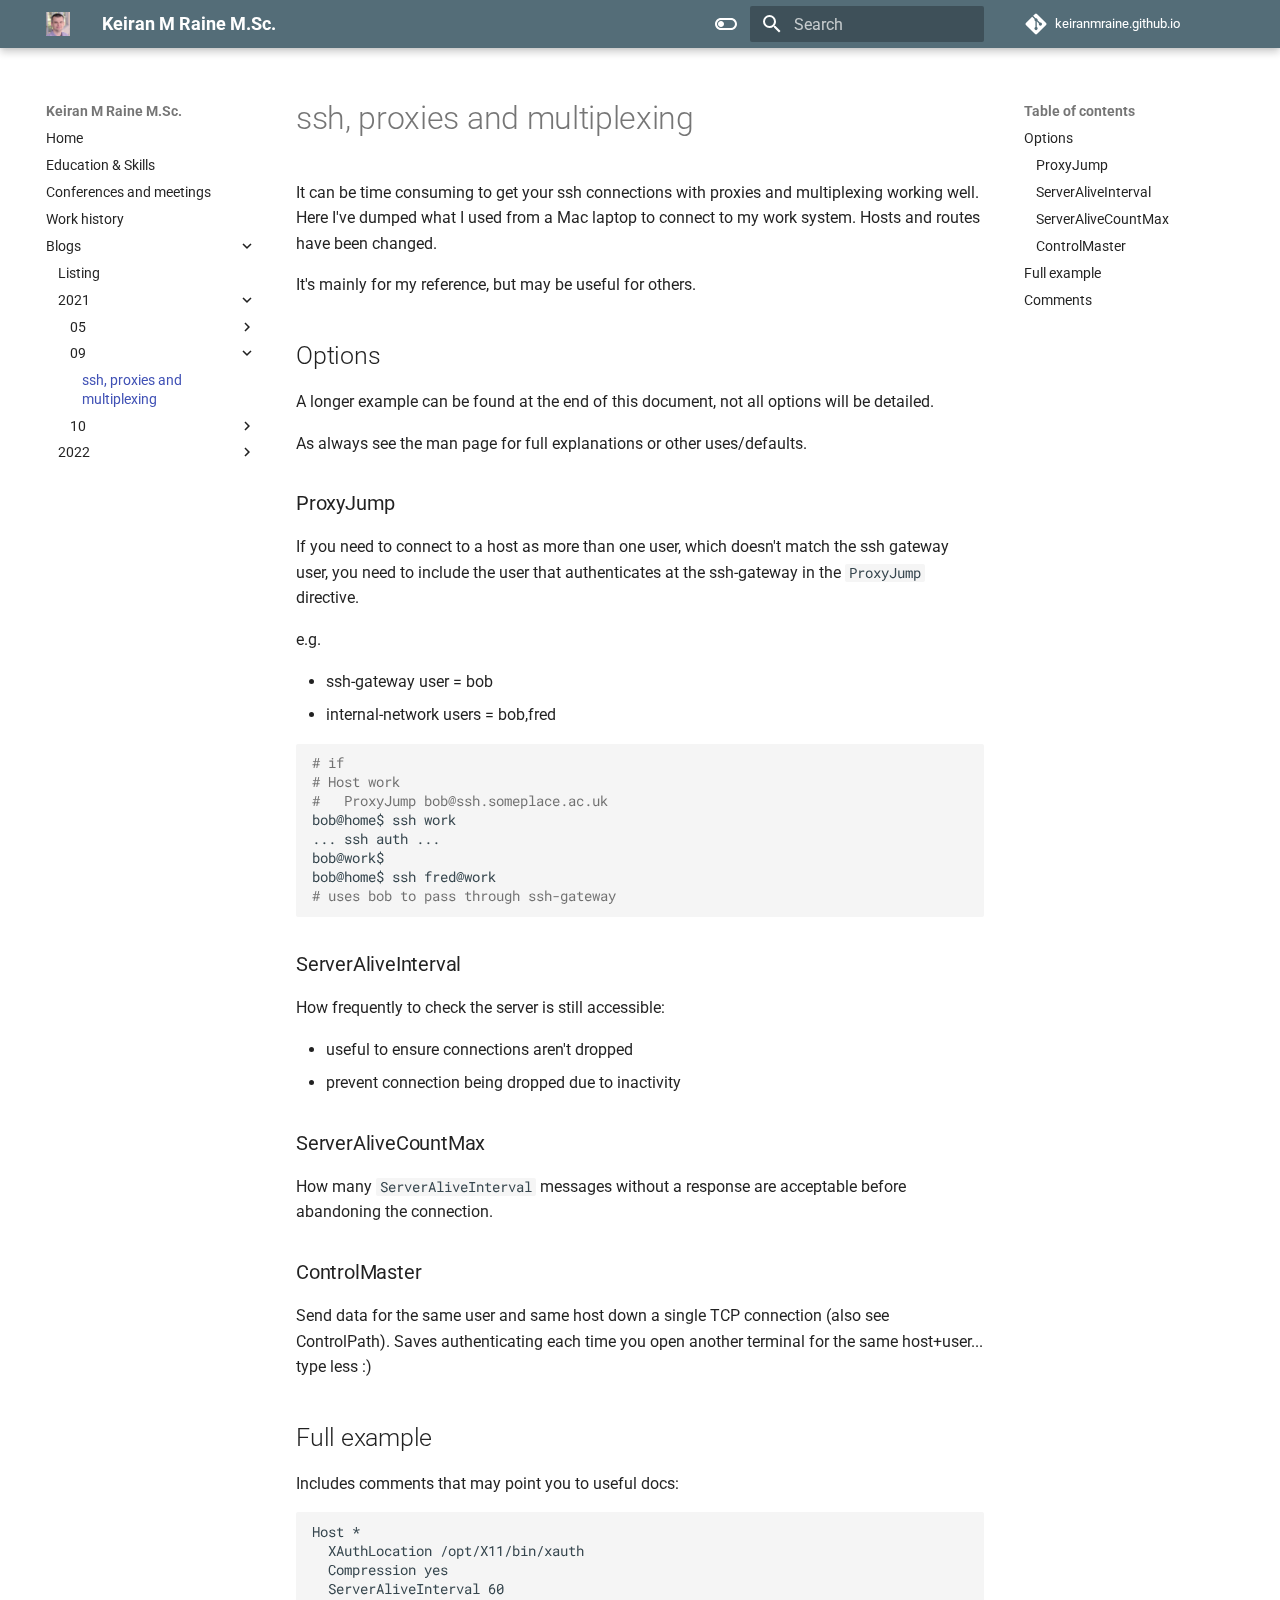
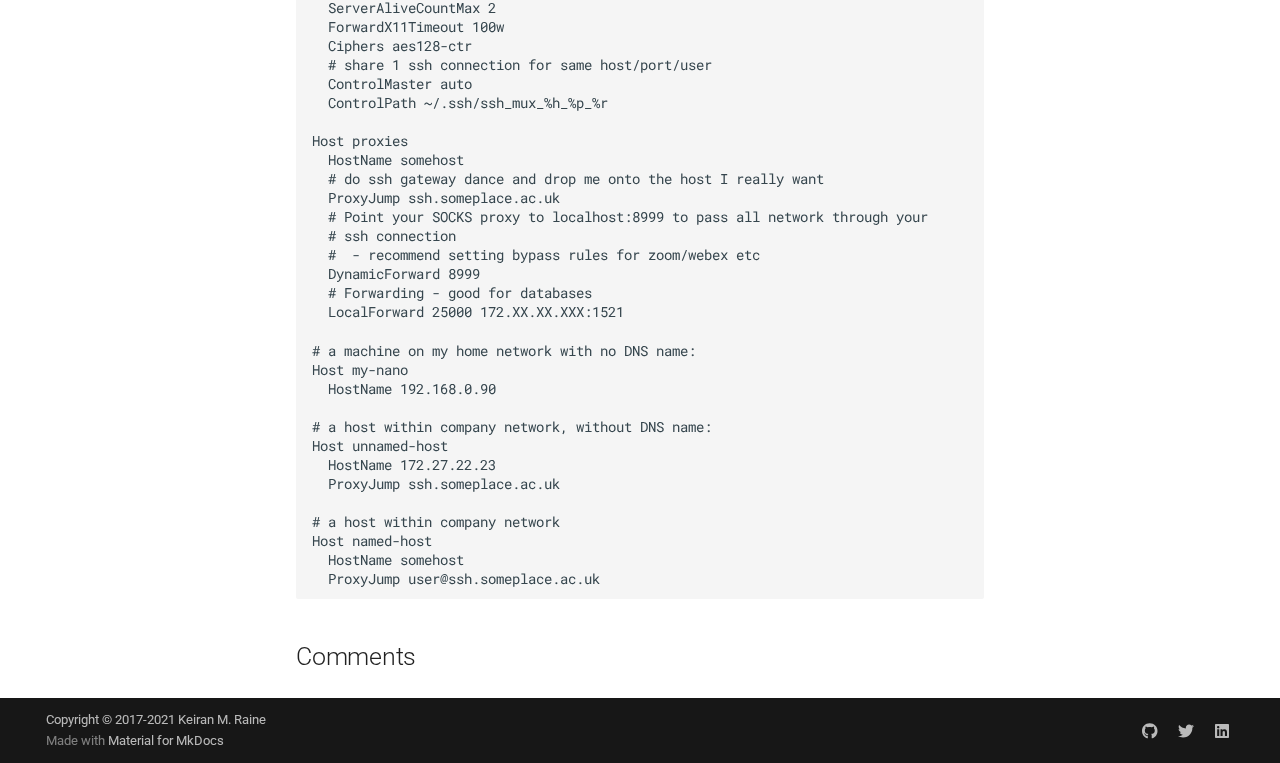
<file: docs/blogs/2021/09/ssh-proxies-and-multiplexing/index.html>
<!doctype html>
<html lang="en" class="no-js">
  <head>

      <meta charset="utf-8">
      <meta name="viewport" content="width=device-width,initial-scale=1">




        <link rel="prev" href="../../05/updating-my-site/">


        <link rel="next" href="../../10/containers-as-executables/">


      <link rel="icon" href="../../../../images/favicon32c256.png">
      <meta name="generator" content="mkdocs-1.5.3, mkdocs-material-9.4.6">



        <title>ssh, proxies and multiplexing - Keiran M Raine M.Sc.</title>



      <link rel="stylesheet" href="../../../../assets/stylesheets/main.35e1ed30.min.css">


        <link rel="stylesheet" href="../../../../assets/stylesheets/palette.356b1318.min.css">












        <link rel="preconnect" href="https://fonts.gstatic.com" crossorigin>
        <link rel="stylesheet" href="https://fonts.googleapis.com/css?family=Roboto:300,300i,400,400i,700,700i%7CRoboto+Mono:400,400i,700,700i&display=fallback">
        <style>:root{--md-text-font:"Roboto";--md-code-font:"Roboto Mono"}</style>



    <script>__md_scope=new URL("../../../..",location),__md_hash=e=>[...e].reduce((e,_)=>(e<<5)-e+_.charCodeAt(0),0),__md_get=(e,_=localStorage,t=__md_scope)=>JSON.parse(_.getItem(t.pathname+"."+e)),__md_set=(e,_,t=localStorage,a=__md_scope)=>{try{t.setItem(a.pathname+"."+e,JSON.stringify(_))}catch(e){}}</script>






  </head>









    <body dir="ltr" data-md-color-scheme="default" data-md-color-primary="blue-grey" data-md-color-accent="indigo">



      <script>var palette=__md_get("__palette");if(palette&&"object"==typeof palette.color)for(var key of Object.keys(palette.color))document.body.setAttribute("data-md-color-"+key,palette.color[key])</script>

    <input class="md-toggle" data-md-toggle="drawer" type="checkbox" id="__drawer" autocomplete="off">
    <input class="md-toggle" data-md-toggle="search" type="checkbox" id="__search" autocomplete="off">
    <label class="md-overlay" for="__drawer"></label>
    <div data-md-component="skip">


        <a href="#ssh-proxies-and-multiplexing" class="md-skip">
          Skip to content
        </a>

    </div>
    <div data-md-component="announce">

    </div>






<header class="md-header md-header--shadow" data-md-component="header">
  <nav class="md-header__inner md-grid" aria-label="Header">
    <a href="../../../.." title="Keiran M Raine M.Sc." class="md-header__button md-logo" aria-label="Keiran M Raine M.Sc." data-md-component="logo">

  <img src="../../../../images/profile.jpg" alt="logo">

    </a>
    <label class="md-header__button md-icon" for="__drawer">

      <svg xmlns="http://www.w3.org/2000/svg" viewBox="0 0 24 24"><path d="M3 6h18v2H3V6m0 5h18v2H3v-2m0 5h18v2H3v-2Z"/></svg>
    </label>
    <div class="md-header__title" data-md-component="header-title">
      <div class="md-header__ellipsis">
        <div class="md-header__topic">
          <span class="md-ellipsis">
            Keiran M Raine M.Sc.
          </span>
        </div>
        <div class="md-header__topic" data-md-component="header-topic">
          <span class="md-ellipsis">

              ssh, proxies and multiplexing

          </span>
        </div>
      </div>
    </div>


        <form class="md-header__option" data-md-component="palette">




    <input class="md-option" data-md-color-media="" data-md-color-scheme="default" data-md-color-primary="blue-grey" data-md-color-accent="indigo"  aria-label="Switch to dark mode"  type="radio" name="__palette" id="__palette_1">

      <label class="md-header__button md-icon" title="Switch to dark mode" for="__palette_2" hidden>
        <svg xmlns="http://www.w3.org/2000/svg" viewBox="0 0 24 24"><path d="M17 6H7c-3.31 0-6 2.69-6 6s2.69 6 6 6h10c3.31 0 6-2.69 6-6s-2.69-6-6-6zm0 10H7c-2.21 0-4-1.79-4-4s1.79-4 4-4h10c2.21 0 4 1.79 4 4s-1.79 4-4 4zM7 9c-1.66 0-3 1.34-3 3s1.34 3 3 3 3-1.34 3-3-1.34-3-3-3z"/></svg>
      </label>





    <input class="md-option" data-md-color-media="" data-md-color-scheme="slate" data-md-color-primary="grey" data-md-color-accent="indigo"  aria-label="Switch to light mode"  type="radio" name="__palette" id="__palette_2">

      <label class="md-header__button md-icon" title="Switch to light mode" for="__palette_1" hidden>
        <svg xmlns="http://www.w3.org/2000/svg" viewBox="0 0 24 24"><path d="M17 7H7a5 5 0 0 0-5 5 5 5 0 0 0 5 5h10a5 5 0 0 0 5-5 5 5 0 0 0-5-5m0 8a3 3 0 0 1-3-3 3 3 0 0 1 3-3 3 3 0 0 1 3 3 3 3 0 0 1-3 3Z"/></svg>
      </label>


</form>




      <label class="md-header__button md-icon" for="__search">

        <svg xmlns="http://www.w3.org/2000/svg" viewBox="0 0 24 24"><path d="M9.5 3A6.5 6.5 0 0 1 16 9.5c0 1.61-.59 3.09-1.56 4.23l.27.27h.79l5 5-1.5 1.5-5-5v-.79l-.27-.27A6.516 6.516 0 0 1 9.5 16 6.5 6.5 0 0 1 3 9.5 6.5 6.5 0 0 1 9.5 3m0 2C7 5 5 7 5 9.5S7 14 9.5 14 14 12 14 9.5 12 5 9.5 5Z"/></svg>
      </label>
      <div class="md-search" data-md-component="search" role="dialog">
  <label class="md-search__overlay" for="__search"></label>
  <div class="md-search__inner" role="search">
    <form class="md-search__form" name="search">
      <input type="text" class="md-search__input" name="query" aria-label="Search" placeholder="Search" autocapitalize="off" autocorrect="off" autocomplete="off" spellcheck="false" data-md-component="search-query" required>
      <label class="md-search__icon md-icon" for="__search">

        <svg xmlns="http://www.w3.org/2000/svg" viewBox="0 0 24 24"><path d="M9.5 3A6.5 6.5 0 0 1 16 9.5c0 1.61-.59 3.09-1.56 4.23l.27.27h.79l5 5-1.5 1.5-5-5v-.79l-.27-.27A6.516 6.516 0 0 1 9.5 16 6.5 6.5 0 0 1 3 9.5 6.5 6.5 0 0 1 9.5 3m0 2C7 5 5 7 5 9.5S7 14 9.5 14 14 12 14 9.5 12 5 9.5 5Z"/></svg>

        <svg xmlns="http://www.w3.org/2000/svg" viewBox="0 0 24 24"><path d="M20 11v2H8l5.5 5.5-1.42 1.42L4.16 12l7.92-7.92L13.5 5.5 8 11h12Z"/></svg>
      </label>
      <nav class="md-search__options" aria-label="Search">

        <button type="reset" class="md-search__icon md-icon" title="Clear" aria-label="Clear" tabindex="-1">

          <svg xmlns="http://www.w3.org/2000/svg" viewBox="0 0 24 24"><path d="M19 6.41 17.59 5 12 10.59 6.41 5 5 6.41 10.59 12 5 17.59 6.41 19 12 13.41 17.59 19 19 17.59 13.41 12 19 6.41Z"/></svg>
        </button>
      </nav>

    </form>
    <div class="md-search__output">
      <div class="md-search__scrollwrap" data-md-scrollfix>
        <div class="md-search-result" data-md-component="search-result">
          <div class="md-search-result__meta">
            Initializing search
          </div>
          <ol class="md-search-result__list" role="presentation"></ol>
        </div>
      </div>
    </div>
  </div>
</div>


      <div class="md-header__source">
        <a href="https://github.com/keiranmraine/keiranmraine.github.io" title="Go to repository" class="md-source" data-md-component="source">
  <div class="md-source__icon md-icon">

    <svg xmlns="http://www.w3.org/2000/svg" viewBox="0 0 448 512"><!--! Font Awesome Free 6.4.2 by @fontawesome - https://fontawesome.com License - https://fontawesome.com/license/free (Icons: CC BY 4.0, Fonts: SIL OFL 1.1, Code: MIT License) Copyright 2023 Fonticons, Inc.--><path d="M439.55 236.05 244 40.45a28.87 28.87 0 0 0-40.81 0l-40.66 40.63 51.52 51.52c27.06-9.14 52.68 16.77 43.39 43.68l49.66 49.66c34.23-11.8 61.18 31 35.47 56.69-26.49 26.49-70.21-2.87-56-37.34L240.22 199v121.85c25.3 12.54 22.26 41.85 9.08 55a34.34 34.34 0 0 1-48.55 0c-17.57-17.6-11.07-46.91 11.25-56v-123c-20.8-8.51-24.6-30.74-18.64-45L142.57 101 8.45 235.14a28.86 28.86 0 0 0 0 40.81l195.61 195.6a28.86 28.86 0 0 0 40.8 0l194.69-194.69a28.86 28.86 0 0 0 0-40.81z"/></svg>
  </div>
  <div class="md-source__repository">
    keiranmraine.github.io
  </div>
</a>
      </div>

  </nav>

</header>

    <div class="md-container" data-md-component="container">






      <main class="md-main" data-md-component="main">
        <div class="md-main__inner md-grid">



              <div class="md-sidebar md-sidebar--primary" data-md-component="sidebar" data-md-type="navigation" >
                <div class="md-sidebar__scrollwrap">
                  <div class="md-sidebar__inner">




<nav class="md-nav md-nav--primary" aria-label="Navigation" data-md-level="0">
  <label class="md-nav__title" for="__drawer">
    <a href="../../../.." title="Keiran M Raine M.Sc." class="md-nav__button md-logo" aria-label="Keiran M Raine M.Sc." data-md-component="logo">

  <img src="../../../../images/profile.jpg" alt="logo">

    </a>
    Keiran M Raine M.Sc.
  </label>

    <div class="md-nav__source">
      <a href="https://github.com/keiranmraine/keiranmraine.github.io" title="Go to repository" class="md-source" data-md-component="source">
  <div class="md-source__icon md-icon">

    <svg xmlns="http://www.w3.org/2000/svg" viewBox="0 0 448 512"><!--! Font Awesome Free 6.4.2 by @fontawesome - https://fontawesome.com License - https://fontawesome.com/license/free (Icons: CC BY 4.0, Fonts: SIL OFL 1.1, Code: MIT License) Copyright 2023 Fonticons, Inc.--><path d="M439.55 236.05 244 40.45a28.87 28.87 0 0 0-40.81 0l-40.66 40.63 51.52 51.52c27.06-9.14 52.68 16.77 43.39 43.68l49.66 49.66c34.23-11.8 61.18 31 35.47 56.69-26.49 26.49-70.21-2.87-56-37.34L240.22 199v121.85c25.3 12.54 22.26 41.85 9.08 55a34.34 34.34 0 0 1-48.55 0c-17.57-17.6-11.07-46.91 11.25-56v-123c-20.8-8.51-24.6-30.74-18.64-45L142.57 101 8.45 235.14a28.86 28.86 0 0 0 0 40.81l195.61 195.6a28.86 28.86 0 0 0 40.8 0l194.69-194.69a28.86 28.86 0 0 0 0-40.81z"/></svg>
  </div>
  <div class="md-source__repository">
    keiranmraine.github.io
  </div>
</a>
    </div>

  <ul class="md-nav__list" data-md-scrollfix>






    <li class="md-nav__item">
      <a href="../../../.." class="md-nav__link">


  <span class="md-ellipsis">
    Home
  </span>


      </a>
    </li>








    <li class="md-nav__item">
      <a href="../../../../Education_and_Skills/" class="md-nav__link">


  <span class="md-ellipsis">
    Education & Skills
  </span>


      </a>
    </li>








    <li class="md-nav__item">
      <a href="../../../../conferences/" class="md-nav__link">


  <span class="md-ellipsis">
    Conferences and meetings
  </span>


      </a>
    </li>








    <li class="md-nav__item">
      <a href="../../../../profile/" class="md-nav__link">


  <span class="md-ellipsis">
    Work history
  </span>


      </a>
    </li>















    <li class="md-nav__item md-nav__item--active md-nav__item--nested">




        <input class="md-nav__toggle md-toggle " type="checkbox" id="__nav_5" checked>


          <label class="md-nav__link" for="__nav_5" id="__nav_5_label" tabindex="0">


  <span class="md-ellipsis">
    Blogs
  </span>


            <span class="md-nav__icon md-icon"></span>
          </label>

        <nav class="md-nav" data-md-level="1" aria-labelledby="__nav_5_label" aria-expanded="true">
          <label class="md-nav__title" for="__nav_5">
            <span class="md-nav__icon md-icon"></span>
            Blogs
          </label>
          <ul class="md-nav__list" data-md-scrollfix>






    <li class="md-nav__item">
      <a href="../../../" class="md-nav__link">


  <span class="md-ellipsis">
    Listing
  </span>


      </a>
    </li>
















    <li class="md-nav__item md-nav__item--active md-nav__item--nested">




        <input class="md-nav__toggle md-toggle " type="checkbox" id="__nav_5_2" checked>


          <label class="md-nav__link" for="__nav_5_2" id="__nav_5_2_label" tabindex="0">


  <span class="md-ellipsis">
    2021
  </span>


            <span class="md-nav__icon md-icon"></span>
          </label>

        <nav class="md-nav" data-md-level="2" aria-labelledby="__nav_5_2_label" aria-expanded="true">
          <label class="md-nav__title" for="__nav_5_2">
            <span class="md-nav__icon md-icon"></span>
            2021
          </label>
          <ul class="md-nav__list" data-md-scrollfix>











    <li class="md-nav__item md-nav__item--nested">




        <input class="md-nav__toggle md-toggle " type="checkbox" id="__nav_5_2_1" >


          <label class="md-nav__link" for="__nav_5_2_1" id="__nav_5_2_1_label" tabindex="0">


  <span class="md-ellipsis">
    05
  </span>


            <span class="md-nav__icon md-icon"></span>
          </label>

        <nav class="md-nav" data-md-level="3" aria-labelledby="__nav_5_2_1_label" aria-expanded="false">
          <label class="md-nav__title" for="__nav_5_2_1">
            <span class="md-nav__icon md-icon"></span>
            05
          </label>
          <ul class="md-nav__list" data-md-scrollfix>






    <li class="md-nav__item">
      <a href="../../05/updating-my-site/" class="md-nav__link">


  <span class="md-ellipsis">
    Refreshing my site
  </span>


      </a>
    </li>




          </ul>
        </nav>

    </li>
















    <li class="md-nav__item md-nav__item--active md-nav__item--nested">




        <input class="md-nav__toggle md-toggle " type="checkbox" id="__nav_5_2_2" checked>


          <label class="md-nav__link" for="__nav_5_2_2" id="__nav_5_2_2_label" tabindex="0">


  <span class="md-ellipsis">
    09
  </span>


            <span class="md-nav__icon md-icon"></span>
          </label>

        <nav class="md-nav" data-md-level="3" aria-labelledby="__nav_5_2_2_label" aria-expanded="true">
          <label class="md-nav__title" for="__nav_5_2_2">
            <span class="md-nav__icon md-icon"></span>
            09
          </label>
          <ul class="md-nav__list" data-md-scrollfix>








    <li class="md-nav__item md-nav__item--active">

      <input class="md-nav__toggle md-toggle" type="checkbox" id="__toc">





        <label class="md-nav__link md-nav__link--active" for="__toc">


  <span class="md-ellipsis">
    ssh, proxies and multiplexing
  </span>


          <span class="md-nav__icon md-icon"></span>
        </label>

      <a href="./" class="md-nav__link md-nav__link--active">


  <span class="md-ellipsis">
    ssh, proxies and multiplexing
  </span>


      </a>



<nav class="md-nav md-nav--secondary" aria-label="Table of contents">






    <label class="md-nav__title" for="__toc">
      <span class="md-nav__icon md-icon"></span>
      Table of contents
    </label>
    <ul class="md-nav__list" data-md-component="toc" data-md-scrollfix>

        <li class="md-nav__item">
  <a href="#options" class="md-nav__link">
    Options
  </a>

    <nav class="md-nav" aria-label="Options">
      <ul class="md-nav__list">

          <li class="md-nav__item">
  <a href="#proxyjump" class="md-nav__link">
    ProxyJump
  </a>

</li>

          <li class="md-nav__item">
  <a href="#serveraliveinterval" class="md-nav__link">
    ServerAliveInterval
  </a>

</li>

          <li class="md-nav__item">
  <a href="#serveralivecountmax" class="md-nav__link">
    ServerAliveCountMax
  </a>

</li>

          <li class="md-nav__item">
  <a href="#controlmaster" class="md-nav__link">
    ControlMaster
  </a>

</li>

      </ul>
    </nav>

</li>

        <li class="md-nav__item">
  <a href="#full-example" class="md-nav__link">
    Full example
  </a>

</li>

        <li class="md-nav__item">
  <a href="#comments" class="md-nav__link">
    Comments
  </a>

</li>

    </ul>

</nav>

    </li>




          </ul>
        </nav>

    </li>














    <li class="md-nav__item md-nav__item--nested">




        <input class="md-nav__toggle md-toggle " type="checkbox" id="__nav_5_2_3" >


          <label class="md-nav__link" for="__nav_5_2_3" id="__nav_5_2_3_label" tabindex="0">


  <span class="md-ellipsis">
    10
  </span>


            <span class="md-nav__icon md-icon"></span>
          </label>

        <nav class="md-nav" data-md-level="3" aria-labelledby="__nav_5_2_3_label" aria-expanded="false">
          <label class="md-nav__title" for="__nav_5_2_3">
            <span class="md-nav__icon md-icon"></span>
            10
          </label>
          <ul class="md-nav__list" data-md-scrollfix>






    <li class="md-nav__item">
      <a href="../../10/containers-as-executables/" class="md-nav__link">


  <span class="md-ellipsis">
    Exposing singularity images as executables
  </span>


      </a>
    </li>




          </ul>
        </nav>

    </li>




          </ul>
        </nav>

    </li>














    <li class="md-nav__item md-nav__item--nested">




        <input class="md-nav__toggle md-toggle " type="checkbox" id="__nav_5_3" >


          <label class="md-nav__link" for="__nav_5_3" id="__nav_5_3_label" tabindex="0">


  <span class="md-ellipsis">
    2022
  </span>


            <span class="md-nav__icon md-icon"></span>
          </label>

        <nav class="md-nav" data-md-level="2" aria-labelledby="__nav_5_3_label" aria-expanded="false">
          <label class="md-nav__title" for="__nav_5_3">
            <span class="md-nav__icon md-icon"></span>
            2022
          </label>
          <ul class="md-nav__list" data-md-scrollfix>











    <li class="md-nav__item md-nav__item--nested">




        <input class="md-nav__toggle md-toggle " type="checkbox" id="__nav_5_3_1" >


          <label class="md-nav__link" for="__nav_5_3_1" id="__nav_5_3_1_label" tabindex="0">


  <span class="md-ellipsis">
    04
  </span>


            <span class="md-nav__icon md-icon"></span>
          </label>

        <nav class="md-nav" data-md-level="3" aria-labelledby="__nav_5_3_1_label" aria-expanded="false">
          <label class="md-nav__title" for="__nav_5_3_1">
            <span class="md-nav__icon md-icon"></span>
            04
          </label>
          <ul class="md-nav__list" data-md-scrollfix>






    <li class="md-nav__item">
      <a href="../../../2022/04/mkdocs-toc-indent/" class="md-nav__link">


  <span class="md-ellipsis">
    Markdown TOC and Mkdocs
  </span>


      </a>
    </li>




          </ul>
        </nav>

    </li>




          </ul>
        </nav>

    </li>




          </ul>
        </nav>

    </li>



  </ul>
</nav>
                  </div>
                </div>
              </div>



              <div class="md-sidebar md-sidebar--secondary" data-md-component="sidebar" data-md-type="toc" >
                <div class="md-sidebar__scrollwrap">
                  <div class="md-sidebar__inner">


<nav class="md-nav md-nav--secondary" aria-label="Table of contents">






    <label class="md-nav__title" for="__toc">
      <span class="md-nav__icon md-icon"></span>
      Table of contents
    </label>
    <ul class="md-nav__list" data-md-component="toc" data-md-scrollfix>

        <li class="md-nav__item">
  <a href="#options" class="md-nav__link">
    Options
  </a>

    <nav class="md-nav" aria-label="Options">
      <ul class="md-nav__list">

          <li class="md-nav__item">
  <a href="#proxyjump" class="md-nav__link">
    ProxyJump
  </a>

</li>

          <li class="md-nav__item">
  <a href="#serveraliveinterval" class="md-nav__link">
    ServerAliveInterval
  </a>

</li>

          <li class="md-nav__item">
  <a href="#serveralivecountmax" class="md-nav__link">
    ServerAliveCountMax
  </a>

</li>

          <li class="md-nav__item">
  <a href="#controlmaster" class="md-nav__link">
    ControlMaster
  </a>

</li>

      </ul>
    </nav>

</li>

        <li class="md-nav__item">
  <a href="#full-example" class="md-nav__link">
    Full example
  </a>

</li>

        <li class="md-nav__item">
  <a href="#comments" class="md-nav__link">
    Comments
  </a>

</li>

    </ul>

</nav>
                  </div>
                </div>
              </div>



            <div class="md-content" data-md-component="content">
              <article class="md-content__inner md-typeset">







<h1 id="ssh-proxies-and-multiplexing">ssh, proxies and multiplexing</h1>
<p>It can be time consuming to get your ssh connections with proxies and multiplexing working well.  Here I've dumped
what I used from a Mac laptop to connect to my work system.  Hosts and routes have been changed.</p>
<p>It's mainly for my reference, but may be useful for others.</p>
<h2 id="options">Options</h2>
<p>A longer example can be found at the end of this document, not all options will be detailed.</p>
<p>As always see the man page for full explanations or other uses/defaults.</p>
<h3 id="proxyjump">ProxyJump</h3>
<p>If you need to connect to a host as more than one user, which doesn't match the ssh gateway user, you need to include the
user that authenticates at the ssh-gateway in the <code>ProxyJump</code> directive.</p>
<p>e.g.</p>
<ul>
<li>ssh-gateway user = bob</li>
<li>internal-network users = bob,fred</li>
</ul>
<div class="highlight"><pre><span></span><code><span class="c1"># if</span>
<span class="c1"># Host work</span>
<span class="c1">#   ProxyJump bob@ssh.someplace.ac.uk</span>
bob@home$<span class="w"> </span>ssh<span class="w"> </span>work
...<span class="w"> </span>ssh<span class="w"> </span>auth<span class="w"> </span>...
bob@work$
bob@home$<span class="w"> </span>ssh<span class="w"> </span>fred@work
<span class="c1"># uses bob to pass through ssh-gateway</span>
</code></pre></div>
<h3 id="serveraliveinterval">ServerAliveInterval</h3>
<p>How frequently to check the server is still accessible:</p>
<ul>
<li>useful to ensure connections aren't dropped</li>
<li>prevent connection being dropped due to inactivity</li>
</ul>
<h3 id="serveralivecountmax">ServerAliveCountMax</h3>
<p>How many <code>ServerAliveInterval</code> messages without a response are acceptable before abandoning the connection.</p>
<h3 id="controlmaster">ControlMaster</h3>
<p>Send data for the same user and same host down a single TCP connection (also see ControlPath).  Saves authenticating each
time you open another terminal for the same host+user... type less :)</p>
<h2 id="full-example">Full example</h2>
<p>Includes comments that may point you to useful docs:</p>
<div class="highlight"><pre><span></span><code>Host *
  XAuthLocation /opt/X11/bin/xauth
  Compression yes
  ServerAliveInterval 60
  ServerAliveCountMax 2
  ForwardX11Timeout 100w
  Ciphers aes128-ctr
  # share 1 ssh connection for same host/port/user
  ControlMaster auto
  ControlPath ~/.ssh/ssh_mux_%h_%p_%r

Host proxies
  HostName somehost
  # do ssh gateway dance and drop me onto the host I really want
  ProxyJump ssh.someplace.ac.uk
  # Point your SOCKS proxy to localhost:8999 to pass all network through your
  # ssh connection
  #  - recommend setting bypass rules for zoom/webex etc
  DynamicForward 8999
  # Forwarding - good for databases
  LocalForward 25000 172.XX.XX.XXX:1521

# a machine on my home network with no DNS name:
Host my-nano
  HostName 192.168.0.90

# a host within company network, without DNS name:
Host unnamed-host
  HostName 172.27.22.23
  ProxyJump ssh.someplace.ac.uk

# a host within company network
Host named-host
  HostName somehost
  ProxyJump user@ssh.someplace.ac.uk
</code></pre></div>
<h2 id="comments">Comments</h2>
<!-- markdownlint-disable MD033 -->
<script src="https://utteranc.es/client.js"
        repo="keiranmraine/keiranmraine.github.io"
        issue-term="url"
        label="comments"
        theme="boxy-light"
        crossorigin="anonymous"
        async>
</script>
<!-- markdownlint-enable -->






              </article>
            </div>


        </div>

      </main>

        <footer class="md-footer">

  <div class="md-footer-meta md-typeset">
    <div class="md-footer-meta__inner md-grid">
      <div class="md-copyright">

    <div class="md-copyright__highlight">
      Copyright &copy; 2017-2021 Keiran M. Raine
    </div>


    Made with
    <a href="https://squidfunk.github.io/mkdocs-material/" target="_blank" rel="noopener">
      Material for MkDocs
    </a>

</div>

        <div class="md-social">








    <a href="https://github.com/keiranmraine" target="_blank" rel="noopener" title="github.com" class="md-social__link">
      <svg xmlns="http://www.w3.org/2000/svg" viewBox="0 0 496 512"><!--! Font Awesome Free 6.4.2 by @fontawesome - https://fontawesome.com License - https://fontawesome.com/license/free (Icons: CC BY 4.0, Fonts: SIL OFL 1.1, Code: MIT License) Copyright 2023 Fonticons, Inc.--><path d="M165.9 397.4c0 2-2.3 3.6-5.2 3.6-3.3.3-5.6-1.3-5.6-3.6 0-2 2.3-3.6 5.2-3.6 3-.3 5.6 1.3 5.6 3.6zm-31.1-4.5c-.7 2 1.3 4.3 4.3 4.9 2.6 1 5.6 0 6.2-2s-1.3-4.3-4.3-5.2c-2.6-.7-5.5.3-6.2 2.3zm44.2-1.7c-2.9.7-4.9 2.6-4.6 4.9.3 2 2.9 3.3 5.9 2.6 2.9-.7 4.9-2.6 4.6-4.6-.3-1.9-3-3.2-5.9-2.9zM244.8 8C106.1 8 0 113.3 0 252c0 110.9 69.8 205.8 169.5 239.2 12.8 2.3 17.3-5.6 17.3-12.1 0-6.2-.3-40.4-.3-61.4 0 0-70 15-84.7-29.8 0 0-11.4-29.1-27.8-36.6 0 0-22.9-15.7 1.6-15.4 0 0 24.9 2 38.6 25.8 21.9 38.6 58.6 27.5 72.9 20.9 2.3-16 8.8-27.1 16-33.7-55.9-6.2-112.3-14.3-112.3-110.5 0-27.5 7.6-41.3 23.6-58.9-2.6-6.5-11.1-33.3 2.6-67.9 20.9-6.5 69 27 69 27 20-5.6 41.5-8.5 62.8-8.5s42.8 2.9 62.8 8.5c0 0 48.1-33.6 69-27 13.7 34.7 5.2 61.4 2.6 67.9 16 17.7 25.8 31.5 25.8 58.9 0 96.5-58.9 104.2-114.8 110.5 9.2 7.9 17 22.9 17 46.4 0 33.7-.3 75.4-.3 83.6 0 6.5 4.6 14.4 17.3 12.1C428.2 457.8 496 362.9 496 252 496 113.3 383.5 8 244.8 8zM97.2 352.9c-1.3 1-1 3.3.7 5.2 1.6 1.6 3.9 2.3 5.2 1 1.3-1 1-3.3-.7-5.2-1.6-1.6-3.9-2.3-5.2-1zm-10.8-8.1c-.7 1.3.3 2.9 2.3 3.9 1.6 1 3.6.7 4.3-.7.7-1.3-.3-2.9-2.3-3.9-2-.6-3.6-.3-4.3.7zm32.4 35.6c-1.6 1.3-1 4.3 1.3 6.2 2.3 2.3 5.2 2.6 6.5 1 1.3-1.3.7-4.3-1.3-6.2-2.2-2.3-5.2-2.6-6.5-1zm-11.4-14.7c-1.6 1-1.6 3.6 0 5.9 1.6 2.3 4.3 3.3 5.6 2.3 1.6-1.3 1.6-3.9 0-6.2-1.4-2.3-4-3.3-5.6-2z"/></svg>
    </a>








    <a href="https://twitter.com/keiranmraine" target="_blank" rel="noopener" title="twitter.com" class="md-social__link">
      <svg xmlns="http://www.w3.org/2000/svg" viewBox="0 0 512 512"><!--! Font Awesome Free 6.4.2 by @fontawesome - https://fontawesome.com License - https://fontawesome.com/license/free (Icons: CC BY 4.0, Fonts: SIL OFL 1.1, Code: MIT License) Copyright 2023 Fonticons, Inc.--><path d="M459.37 151.716c.325 4.548.325 9.097.325 13.645 0 138.72-105.583 298.558-298.558 298.558-59.452 0-114.68-17.219-161.137-47.106 8.447.974 16.568 1.299 25.34 1.299 49.055 0 94.213-16.568 130.274-44.832-46.132-.975-84.792-31.188-98.112-72.772 6.498.974 12.995 1.624 19.818 1.624 9.421 0 18.843-1.3 27.614-3.573-48.081-9.747-84.143-51.98-84.143-102.985v-1.299c13.969 7.797 30.214 12.67 47.431 13.319-28.264-18.843-46.781-51.005-46.781-87.391 0-19.492 5.197-37.36 14.294-52.954 51.655 63.675 129.3 105.258 216.365 109.807-1.624-7.797-2.599-15.918-2.599-24.04 0-57.828 46.782-104.934 104.934-104.934 30.213 0 57.502 12.67 76.67 33.137 23.715-4.548 46.456-13.32 66.599-25.34-7.798 24.366-24.366 44.833-46.132 57.827 21.117-2.273 41.584-8.122 60.426-16.243-14.292 20.791-32.161 39.308-52.628 54.253z"/></svg>
    </a>








    <a href="https://www.linkedin.com/in/keiranraine/" target="_blank" rel="noopener" title="www.linkedin.com" class="md-social__link">
      <svg xmlns="http://www.w3.org/2000/svg" viewBox="0 0 448 512"><!--! Font Awesome Free 6.4.2 by @fontawesome - https://fontawesome.com License - https://fontawesome.com/license/free (Icons: CC BY 4.0, Fonts: SIL OFL 1.1, Code: MIT License) Copyright 2023 Fonticons, Inc.--><path d="M416 32H31.9C14.3 32 0 46.5 0 64.3v383.4C0 465.5 14.3 480 31.9 480H416c17.6 0 32-14.5 32-32.3V64.3c0-17.8-14.4-32.3-32-32.3zM135.4 416H69V202.2h66.5V416zm-33.2-243c-21.3 0-38.5-17.3-38.5-38.5S80.9 96 102.2 96c21.2 0 38.5 17.3 38.5 38.5 0 21.3-17.2 38.5-38.5 38.5zm282.1 243h-66.4V312c0-24.8-.5-56.7-34.5-56.7-34.6 0-39.9 27-39.9 54.9V416h-66.4V202.2h63.7v29.2h.9c8.9-16.8 30.6-34.5 62.9-34.5 67.2 0 79.7 44.3 79.7 101.9V416z"/></svg>
    </a>

</div>

    </div>
  </div>
</footer>

    </div>
    <div class="md-dialog" data-md-component="dialog">
      <div class="md-dialog__inner md-typeset"></div>
    </div>


    <script id="__config" type="application/json">{"base": "../../../..", "features": [], "search": "../../../../assets/javascripts/workers/search.f886a092.min.js", "translations": {"clipboard.copied": "Copied to clipboard", "clipboard.copy": "Copy to clipboard", "search.result.more.one": "1 more on this page", "search.result.more.other": "# more on this page", "search.result.none": "No matching documents", "search.result.one": "1 matching document", "search.result.other": "# matching documents", "search.result.placeholder": "Type to start searching", "search.result.term.missing": "Missing", "select.version": "Select version"}}</script>


      <script src="../../../../assets/javascripts/bundle.aecac24b.min.js"></script>


  </body>
</html>
</file>
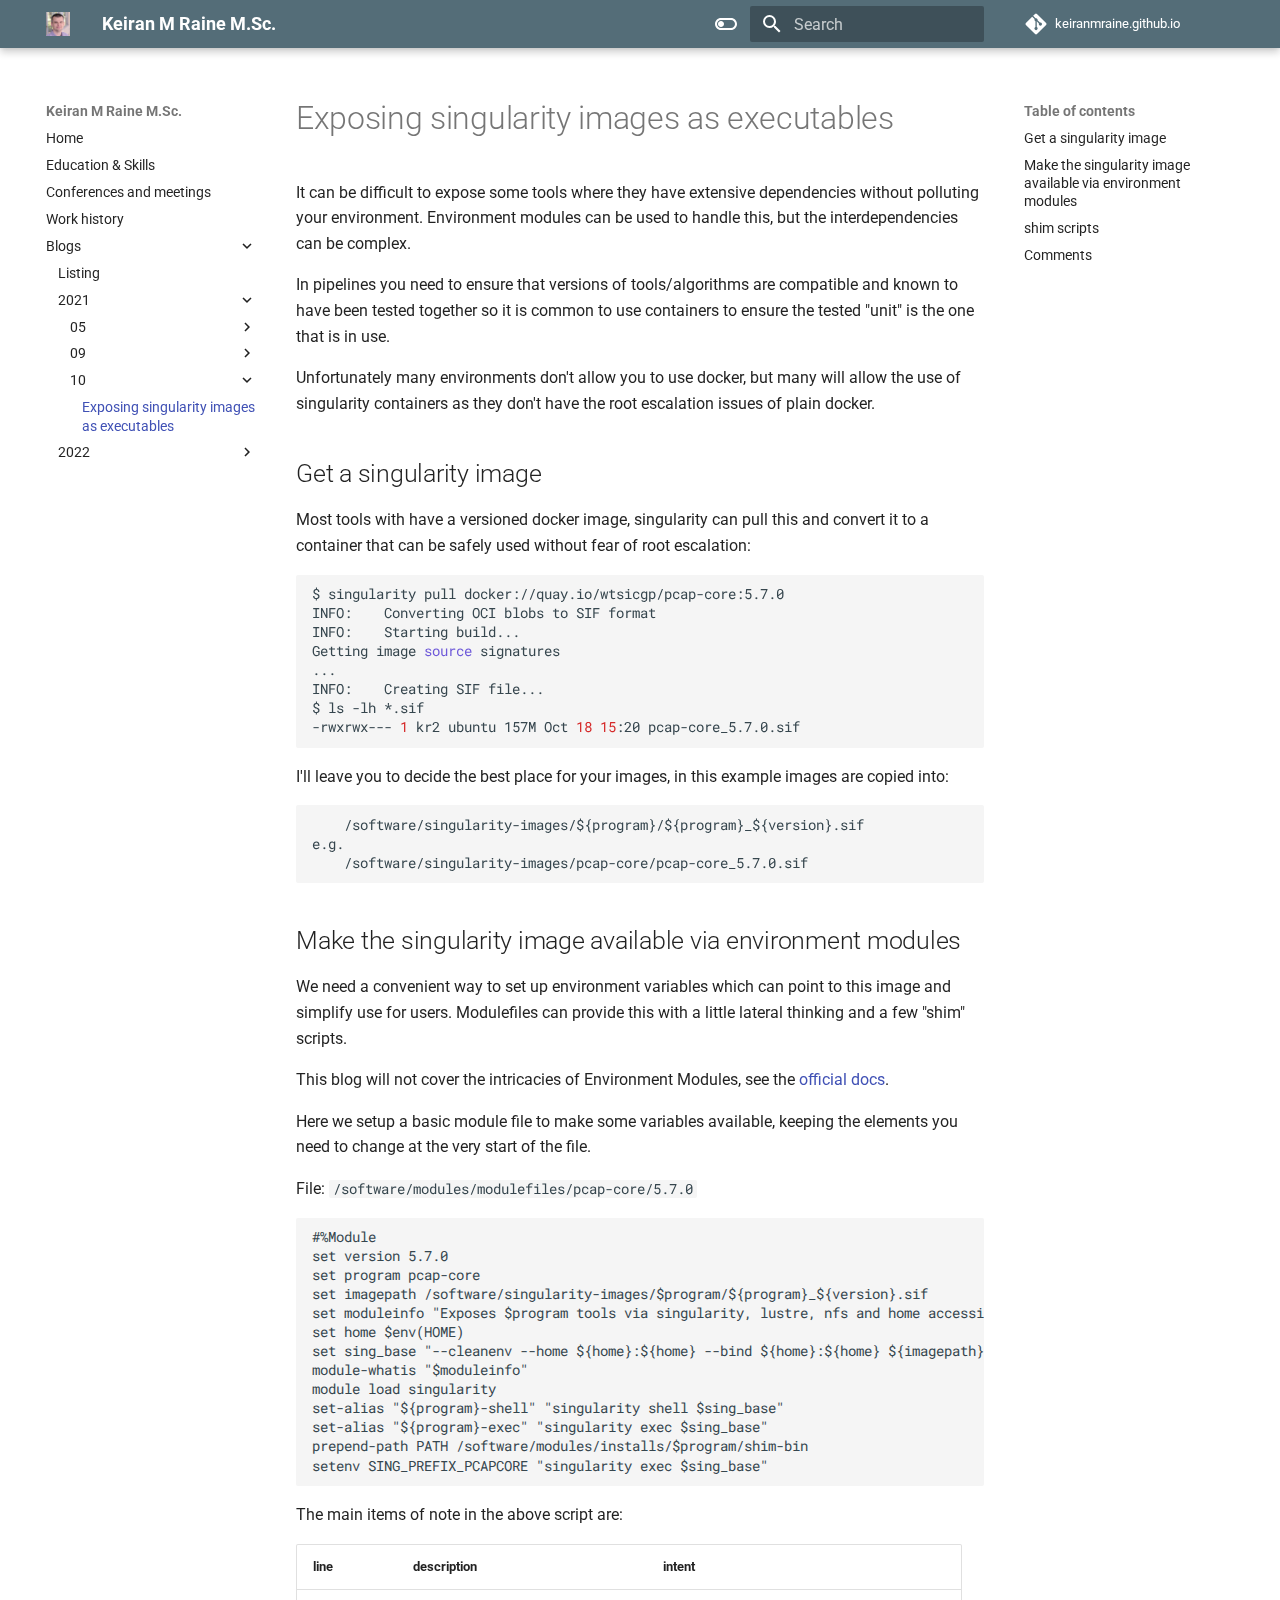
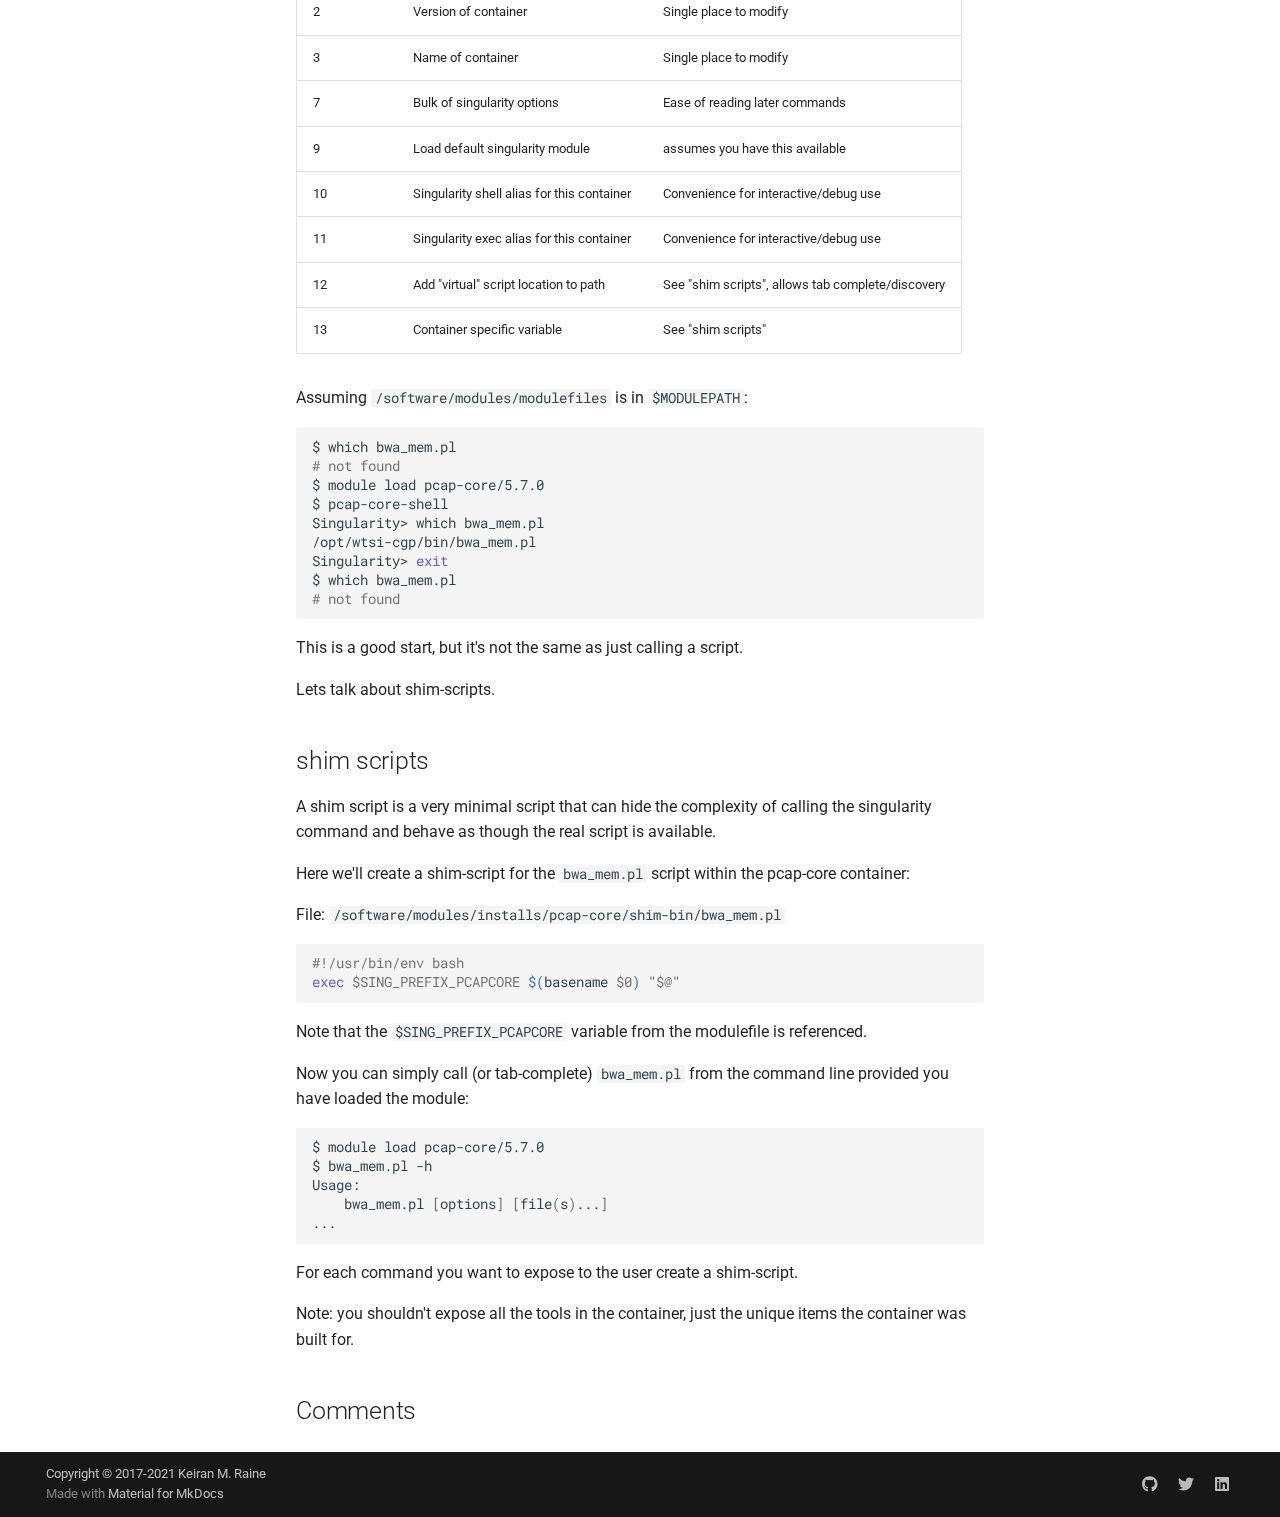
<file: docs/blogs/2021/10/containers-as-executables/index.html>
<!doctype html>
<html lang="en" class="no-js">
  <head>

      <meta charset="utf-8">
      <meta name="viewport" content="width=device-width,initial-scale=1">




        <link rel="prev" href="../../09/ssh-proxies-and-multiplexing/">


        <link rel="next" href="../../../2022/04/mkdocs-toc-indent/">


      <link rel="icon" href="../../../../images/favicon32c256.png">
      <meta name="generator" content="mkdocs-1.5.3, mkdocs-material-9.4.6">



        <title>Exposing singularity images as executables - Keiran M Raine M.Sc.</title>



      <link rel="stylesheet" href="../../../../assets/stylesheets/main.35e1ed30.min.css">


        <link rel="stylesheet" href="../../../../assets/stylesheets/palette.356b1318.min.css">












        <link rel="preconnect" href="https://fonts.gstatic.com" crossorigin>
        <link rel="stylesheet" href="https://fonts.googleapis.com/css?family=Roboto:300,300i,400,400i,700,700i%7CRoboto+Mono:400,400i,700,700i&display=fallback">
        <style>:root{--md-text-font:"Roboto";--md-code-font:"Roboto Mono"}</style>



    <script>__md_scope=new URL("../../../..",location),__md_hash=e=>[...e].reduce((e,_)=>(e<<5)-e+_.charCodeAt(0),0),__md_get=(e,_=localStorage,t=__md_scope)=>JSON.parse(_.getItem(t.pathname+"."+e)),__md_set=(e,_,t=localStorage,a=__md_scope)=>{try{t.setItem(a.pathname+"."+e,JSON.stringify(_))}catch(e){}}</script>






  </head>









    <body dir="ltr" data-md-color-scheme="default" data-md-color-primary="blue-grey" data-md-color-accent="indigo">



      <script>var palette=__md_get("__palette");if(palette&&"object"==typeof palette.color)for(var key of Object.keys(palette.color))document.body.setAttribute("data-md-color-"+key,palette.color[key])</script>

    <input class="md-toggle" data-md-toggle="drawer" type="checkbox" id="__drawer" autocomplete="off">
    <input class="md-toggle" data-md-toggle="search" type="checkbox" id="__search" autocomplete="off">
    <label class="md-overlay" for="__drawer"></label>
    <div data-md-component="skip">


        <a href="#exposing-singularity-images-as-executables" class="md-skip">
          Skip to content
        </a>

    </div>
    <div data-md-component="announce">

    </div>






<header class="md-header md-header--shadow" data-md-component="header">
  <nav class="md-header__inner md-grid" aria-label="Header">
    <a href="../../../.." title="Keiran M Raine M.Sc." class="md-header__button md-logo" aria-label="Keiran M Raine M.Sc." data-md-component="logo">

  <img src="../../../../images/profile.jpg" alt="logo">

    </a>
    <label class="md-header__button md-icon" for="__drawer">

      <svg xmlns="http://www.w3.org/2000/svg" viewBox="0 0 24 24"><path d="M3 6h18v2H3V6m0 5h18v2H3v-2m0 5h18v2H3v-2Z"/></svg>
    </label>
    <div class="md-header__title" data-md-component="header-title">
      <div class="md-header__ellipsis">
        <div class="md-header__topic">
          <span class="md-ellipsis">
            Keiran M Raine M.Sc.
          </span>
        </div>
        <div class="md-header__topic" data-md-component="header-topic">
          <span class="md-ellipsis">

              Exposing singularity images as executables

          </span>
        </div>
      </div>
    </div>


        <form class="md-header__option" data-md-component="palette">




    <input class="md-option" data-md-color-media="" data-md-color-scheme="default" data-md-color-primary="blue-grey" data-md-color-accent="indigo"  aria-label="Switch to dark mode"  type="radio" name="__palette" id="__palette_1">

      <label class="md-header__button md-icon" title="Switch to dark mode" for="__palette_2" hidden>
        <svg xmlns="http://www.w3.org/2000/svg" viewBox="0 0 24 24"><path d="M17 6H7c-3.31 0-6 2.69-6 6s2.69 6 6 6h10c3.31 0 6-2.69 6-6s-2.69-6-6-6zm0 10H7c-2.21 0-4-1.79-4-4s1.79-4 4-4h10c2.21 0 4 1.79 4 4s-1.79 4-4 4zM7 9c-1.66 0-3 1.34-3 3s1.34 3 3 3 3-1.34 3-3-1.34-3-3-3z"/></svg>
      </label>





    <input class="md-option" data-md-color-media="" data-md-color-scheme="slate" data-md-color-primary="grey" data-md-color-accent="indigo"  aria-label="Switch to light mode"  type="radio" name="__palette" id="__palette_2">

      <label class="md-header__button md-icon" title="Switch to light mode" for="__palette_1" hidden>
        <svg xmlns="http://www.w3.org/2000/svg" viewBox="0 0 24 24"><path d="M17 7H7a5 5 0 0 0-5 5 5 5 0 0 0 5 5h10a5 5 0 0 0 5-5 5 5 0 0 0-5-5m0 8a3 3 0 0 1-3-3 3 3 0 0 1 3-3 3 3 0 0 1 3 3 3 3 0 0 1-3 3Z"/></svg>
      </label>


</form>




      <label class="md-header__button md-icon" for="__search">

        <svg xmlns="http://www.w3.org/2000/svg" viewBox="0 0 24 24"><path d="M9.5 3A6.5 6.5 0 0 1 16 9.5c0 1.61-.59 3.09-1.56 4.23l.27.27h.79l5 5-1.5 1.5-5-5v-.79l-.27-.27A6.516 6.516 0 0 1 9.5 16 6.5 6.5 0 0 1 3 9.5 6.5 6.5 0 0 1 9.5 3m0 2C7 5 5 7 5 9.5S7 14 9.5 14 14 12 14 9.5 12 5 9.5 5Z"/></svg>
      </label>
      <div class="md-search" data-md-component="search" role="dialog">
  <label class="md-search__overlay" for="__search"></label>
  <div class="md-search__inner" role="search">
    <form class="md-search__form" name="search">
      <input type="text" class="md-search__input" name="query" aria-label="Search" placeholder="Search" autocapitalize="off" autocorrect="off" autocomplete="off" spellcheck="false" data-md-component="search-query" required>
      <label class="md-search__icon md-icon" for="__search">

        <svg xmlns="http://www.w3.org/2000/svg" viewBox="0 0 24 24"><path d="M9.5 3A6.5 6.5 0 0 1 16 9.5c0 1.61-.59 3.09-1.56 4.23l.27.27h.79l5 5-1.5 1.5-5-5v-.79l-.27-.27A6.516 6.516 0 0 1 9.5 16 6.5 6.5 0 0 1 3 9.5 6.5 6.5 0 0 1 9.5 3m0 2C7 5 5 7 5 9.5S7 14 9.5 14 14 12 14 9.5 12 5 9.5 5Z"/></svg>

        <svg xmlns="http://www.w3.org/2000/svg" viewBox="0 0 24 24"><path d="M20 11v2H8l5.5 5.5-1.42 1.42L4.16 12l7.92-7.92L13.5 5.5 8 11h12Z"/></svg>
      </label>
      <nav class="md-search__options" aria-label="Search">

        <button type="reset" class="md-search__icon md-icon" title="Clear" aria-label="Clear" tabindex="-1">

          <svg xmlns="http://www.w3.org/2000/svg" viewBox="0 0 24 24"><path d="M19 6.41 17.59 5 12 10.59 6.41 5 5 6.41 10.59 12 5 17.59 6.41 19 12 13.41 17.59 19 19 17.59 13.41 12 19 6.41Z"/></svg>
        </button>
      </nav>

    </form>
    <div class="md-search__output">
      <div class="md-search__scrollwrap" data-md-scrollfix>
        <div class="md-search-result" data-md-component="search-result">
          <div class="md-search-result__meta">
            Initializing search
          </div>
          <ol class="md-search-result__list" role="presentation"></ol>
        </div>
      </div>
    </div>
  </div>
</div>


      <div class="md-header__source">
        <a href="https://github.com/keiranmraine/keiranmraine.github.io" title="Go to repository" class="md-source" data-md-component="source">
  <div class="md-source__icon md-icon">

    <svg xmlns="http://www.w3.org/2000/svg" viewBox="0 0 448 512"><!--! Font Awesome Free 6.4.2 by @fontawesome - https://fontawesome.com License - https://fontawesome.com/license/free (Icons: CC BY 4.0, Fonts: SIL OFL 1.1, Code: MIT License) Copyright 2023 Fonticons, Inc.--><path d="M439.55 236.05 244 40.45a28.87 28.87 0 0 0-40.81 0l-40.66 40.63 51.52 51.52c27.06-9.14 52.68 16.77 43.39 43.68l49.66 49.66c34.23-11.8 61.18 31 35.47 56.69-26.49 26.49-70.21-2.87-56-37.34L240.22 199v121.85c25.3 12.54 22.26 41.85 9.08 55a34.34 34.34 0 0 1-48.55 0c-17.57-17.6-11.07-46.91 11.25-56v-123c-20.8-8.51-24.6-30.74-18.64-45L142.57 101 8.45 235.14a28.86 28.86 0 0 0 0 40.81l195.61 195.6a28.86 28.86 0 0 0 40.8 0l194.69-194.69a28.86 28.86 0 0 0 0-40.81z"/></svg>
  </div>
  <div class="md-source__repository">
    keiranmraine.github.io
  </div>
</a>
      </div>

  </nav>

</header>

    <div class="md-container" data-md-component="container">






      <main class="md-main" data-md-component="main">
        <div class="md-main__inner md-grid">



              <div class="md-sidebar md-sidebar--primary" data-md-component="sidebar" data-md-type="navigation" >
                <div class="md-sidebar__scrollwrap">
                  <div class="md-sidebar__inner">




<nav class="md-nav md-nav--primary" aria-label="Navigation" data-md-level="0">
  <label class="md-nav__title" for="__drawer">
    <a href="../../../.." title="Keiran M Raine M.Sc." class="md-nav__button md-logo" aria-label="Keiran M Raine M.Sc." data-md-component="logo">

  <img src="../../../../images/profile.jpg" alt="logo">

    </a>
    Keiran M Raine M.Sc.
  </label>

    <div class="md-nav__source">
      <a href="https://github.com/keiranmraine/keiranmraine.github.io" title="Go to repository" class="md-source" data-md-component="source">
  <div class="md-source__icon md-icon">

    <svg xmlns="http://www.w3.org/2000/svg" viewBox="0 0 448 512"><!--! Font Awesome Free 6.4.2 by @fontawesome - https://fontawesome.com License - https://fontawesome.com/license/free (Icons: CC BY 4.0, Fonts: SIL OFL 1.1, Code: MIT License) Copyright 2023 Fonticons, Inc.--><path d="M439.55 236.05 244 40.45a28.87 28.87 0 0 0-40.81 0l-40.66 40.63 51.52 51.52c27.06-9.14 52.68 16.77 43.39 43.68l49.66 49.66c34.23-11.8 61.18 31 35.47 56.69-26.49 26.49-70.21-2.87-56-37.34L240.22 199v121.85c25.3 12.54 22.26 41.85 9.08 55a34.34 34.34 0 0 1-48.55 0c-17.57-17.6-11.07-46.91 11.25-56v-123c-20.8-8.51-24.6-30.74-18.64-45L142.57 101 8.45 235.14a28.86 28.86 0 0 0 0 40.81l195.61 195.6a28.86 28.86 0 0 0 40.8 0l194.69-194.69a28.86 28.86 0 0 0 0-40.81z"/></svg>
  </div>
  <div class="md-source__repository">
    keiranmraine.github.io
  </div>
</a>
    </div>

  <ul class="md-nav__list" data-md-scrollfix>






    <li class="md-nav__item">
      <a href="../../../.." class="md-nav__link">


  <span class="md-ellipsis">
    Home
  </span>


      </a>
    </li>








    <li class="md-nav__item">
      <a href="../../../../Education_and_Skills/" class="md-nav__link">


  <span class="md-ellipsis">
    Education & Skills
  </span>


      </a>
    </li>








    <li class="md-nav__item">
      <a href="../../../../conferences/" class="md-nav__link">


  <span class="md-ellipsis">
    Conferences and meetings
  </span>


      </a>
    </li>








    <li class="md-nav__item">
      <a href="../../../../profile/" class="md-nav__link">


  <span class="md-ellipsis">
    Work history
  </span>


      </a>
    </li>















    <li class="md-nav__item md-nav__item--active md-nav__item--nested">




        <input class="md-nav__toggle md-toggle " type="checkbox" id="__nav_5" checked>


          <label class="md-nav__link" for="__nav_5" id="__nav_5_label" tabindex="0">


  <span class="md-ellipsis">
    Blogs
  </span>


            <span class="md-nav__icon md-icon"></span>
          </label>

        <nav class="md-nav" data-md-level="1" aria-labelledby="__nav_5_label" aria-expanded="true">
          <label class="md-nav__title" for="__nav_5">
            <span class="md-nav__icon md-icon"></span>
            Blogs
          </label>
          <ul class="md-nav__list" data-md-scrollfix>






    <li class="md-nav__item">
      <a href="../../../" class="md-nav__link">


  <span class="md-ellipsis">
    Listing
  </span>


      </a>
    </li>
















    <li class="md-nav__item md-nav__item--active md-nav__item--nested">




        <input class="md-nav__toggle md-toggle " type="checkbox" id="__nav_5_2" checked>


          <label class="md-nav__link" for="__nav_5_2" id="__nav_5_2_label" tabindex="0">


  <span class="md-ellipsis">
    2021
  </span>


            <span class="md-nav__icon md-icon"></span>
          </label>

        <nav class="md-nav" data-md-level="2" aria-labelledby="__nav_5_2_label" aria-expanded="true">
          <label class="md-nav__title" for="__nav_5_2">
            <span class="md-nav__icon md-icon"></span>
            2021
          </label>
          <ul class="md-nav__list" data-md-scrollfix>











    <li class="md-nav__item md-nav__item--nested">




        <input class="md-nav__toggle md-toggle " type="checkbox" id="__nav_5_2_1" >


          <label class="md-nav__link" for="__nav_5_2_1" id="__nav_5_2_1_label" tabindex="0">


  <span class="md-ellipsis">
    05
  </span>


            <span class="md-nav__icon md-icon"></span>
          </label>

        <nav class="md-nav" data-md-level="3" aria-labelledby="__nav_5_2_1_label" aria-expanded="false">
          <label class="md-nav__title" for="__nav_5_2_1">
            <span class="md-nav__icon md-icon"></span>
            05
          </label>
          <ul class="md-nav__list" data-md-scrollfix>






    <li class="md-nav__item">
      <a href="../../05/updating-my-site/" class="md-nav__link">


  <span class="md-ellipsis">
    Refreshing my site
  </span>


      </a>
    </li>




          </ul>
        </nav>

    </li>














    <li class="md-nav__item md-nav__item--nested">




        <input class="md-nav__toggle md-toggle " type="checkbox" id="__nav_5_2_2" >


          <label class="md-nav__link" for="__nav_5_2_2" id="__nav_5_2_2_label" tabindex="0">


  <span class="md-ellipsis">
    09
  </span>


            <span class="md-nav__icon md-icon"></span>
          </label>

        <nav class="md-nav" data-md-level="3" aria-labelledby="__nav_5_2_2_label" aria-expanded="false">
          <label class="md-nav__title" for="__nav_5_2_2">
            <span class="md-nav__icon md-icon"></span>
            09
          </label>
          <ul class="md-nav__list" data-md-scrollfix>






    <li class="md-nav__item">
      <a href="../../09/ssh-proxies-and-multiplexing/" class="md-nav__link">


  <span class="md-ellipsis">
    ssh, proxies and multiplexing
  </span>


      </a>
    </li>




          </ul>
        </nav>

    </li>
















    <li class="md-nav__item md-nav__item--active md-nav__item--nested">




        <input class="md-nav__toggle md-toggle " type="checkbox" id="__nav_5_2_3" checked>


          <label class="md-nav__link" for="__nav_5_2_3" id="__nav_5_2_3_label" tabindex="0">


  <span class="md-ellipsis">
    10
  </span>


            <span class="md-nav__icon md-icon"></span>
          </label>

        <nav class="md-nav" data-md-level="3" aria-labelledby="__nav_5_2_3_label" aria-expanded="true">
          <label class="md-nav__title" for="__nav_5_2_3">
            <span class="md-nav__icon md-icon"></span>
            10
          </label>
          <ul class="md-nav__list" data-md-scrollfix>








    <li class="md-nav__item md-nav__item--active">

      <input class="md-nav__toggle md-toggle" type="checkbox" id="__toc">





        <label class="md-nav__link md-nav__link--active" for="__toc">


  <span class="md-ellipsis">
    Exposing singularity images as executables
  </span>


          <span class="md-nav__icon md-icon"></span>
        </label>

      <a href="./" class="md-nav__link md-nav__link--active">


  <span class="md-ellipsis">
    Exposing singularity images as executables
  </span>


      </a>



<nav class="md-nav md-nav--secondary" aria-label="Table of contents">






    <label class="md-nav__title" for="__toc">
      <span class="md-nav__icon md-icon"></span>
      Table of contents
    </label>
    <ul class="md-nav__list" data-md-component="toc" data-md-scrollfix>

        <li class="md-nav__item">
  <a href="#get-a-singularity-image" class="md-nav__link">
    Get a singularity image
  </a>

</li>

        <li class="md-nav__item">
  <a href="#make-the-singularity-image-available-via-environment-modules" class="md-nav__link">
    Make the singularity image available via environment modules
  </a>

</li>

        <li class="md-nav__item">
  <a href="#shim-scripts" class="md-nav__link">
    shim scripts
  </a>

</li>

        <li class="md-nav__item">
  <a href="#comments" class="md-nav__link">
    Comments
  </a>

</li>

    </ul>

</nav>

    </li>




          </ul>
        </nav>

    </li>




          </ul>
        </nav>

    </li>














    <li class="md-nav__item md-nav__item--nested">




        <input class="md-nav__toggle md-toggle " type="checkbox" id="__nav_5_3" >


          <label class="md-nav__link" for="__nav_5_3" id="__nav_5_3_label" tabindex="0">


  <span class="md-ellipsis">
    2022
  </span>


            <span class="md-nav__icon md-icon"></span>
          </label>

        <nav class="md-nav" data-md-level="2" aria-labelledby="__nav_5_3_label" aria-expanded="false">
          <label class="md-nav__title" for="__nav_5_3">
            <span class="md-nav__icon md-icon"></span>
            2022
          </label>
          <ul class="md-nav__list" data-md-scrollfix>











    <li class="md-nav__item md-nav__item--nested">




        <input class="md-nav__toggle md-toggle " type="checkbox" id="__nav_5_3_1" >


          <label class="md-nav__link" for="__nav_5_3_1" id="__nav_5_3_1_label" tabindex="0">


  <span class="md-ellipsis">
    04
  </span>


            <span class="md-nav__icon md-icon"></span>
          </label>

        <nav class="md-nav" data-md-level="3" aria-labelledby="__nav_5_3_1_label" aria-expanded="false">
          <label class="md-nav__title" for="__nav_5_3_1">
            <span class="md-nav__icon md-icon"></span>
            04
          </label>
          <ul class="md-nav__list" data-md-scrollfix>






    <li class="md-nav__item">
      <a href="../../../2022/04/mkdocs-toc-indent/" class="md-nav__link">


  <span class="md-ellipsis">
    Markdown TOC and Mkdocs
  </span>


      </a>
    </li>




          </ul>
        </nav>

    </li>




          </ul>
        </nav>

    </li>




          </ul>
        </nav>

    </li>



  </ul>
</nav>
                  </div>
                </div>
              </div>



              <div class="md-sidebar md-sidebar--secondary" data-md-component="sidebar" data-md-type="toc" >
                <div class="md-sidebar__scrollwrap">
                  <div class="md-sidebar__inner">


<nav class="md-nav md-nav--secondary" aria-label="Table of contents">






    <label class="md-nav__title" for="__toc">
      <span class="md-nav__icon md-icon"></span>
      Table of contents
    </label>
    <ul class="md-nav__list" data-md-component="toc" data-md-scrollfix>

        <li class="md-nav__item">
  <a href="#get-a-singularity-image" class="md-nav__link">
    Get a singularity image
  </a>

</li>

        <li class="md-nav__item">
  <a href="#make-the-singularity-image-available-via-environment-modules" class="md-nav__link">
    Make the singularity image available via environment modules
  </a>

</li>

        <li class="md-nav__item">
  <a href="#shim-scripts" class="md-nav__link">
    shim scripts
  </a>

</li>

        <li class="md-nav__item">
  <a href="#comments" class="md-nav__link">
    Comments
  </a>

</li>

    </ul>

</nav>
                  </div>
                </div>
              </div>



            <div class="md-content" data-md-component="content">
              <article class="md-content__inner md-typeset">







<h1 id="exposing-singularity-images-as-executables">Exposing singularity images as executables</h1>
<p>It can be difficult to expose some tools where they have extensive dependencies without polluting your environment.
Environment modules can be used to handle this, but the interdependencies can be complex.</p>
<p>In pipelines you need to ensure that versions of tools/algorithms are compatible and known to have been tested together
so it is common to use containers to ensure the tested "unit" is the one that is in use.</p>
<p>Unfortunately many environments don't allow you to use docker, but many will allow the use of singularity containers as
they don't have the root escalation issues of plain docker.</p>
<h2 id="get-a-singularity-image">Get a singularity image</h2>
<p>Most tools with have a versioned docker image, singularity can pull this and convert it to a container that can be safely
used without fear of root escalation:</p>
<div class="highlight"><pre><span></span><code>$<span class="w"> </span>singularity<span class="w"> </span>pull<span class="w"> </span>docker://quay.io/wtsicgp/pcap-core:5.7.0
INFO:<span class="w">    </span>Converting<span class="w"> </span>OCI<span class="w"> </span>blobs<span class="w"> </span>to<span class="w"> </span>SIF<span class="w"> </span>format
INFO:<span class="w">    </span>Starting<span class="w"> </span>build...
Getting<span class="w"> </span>image<span class="w"> </span><span class="nb">source</span><span class="w"> </span>signatures
...
INFO:<span class="w">    </span>Creating<span class="w"> </span>SIF<span class="w"> </span>file...
$<span class="w"> </span>ls<span class="w"> </span>-lh<span class="w"> </span>*.sif
-rwxrwx---<span class="w"> </span><span class="m">1</span><span class="w"> </span>kr2<span class="w"> </span>ubuntu<span class="w"> </span>157M<span class="w"> </span>Oct<span class="w"> </span><span class="m">18</span><span class="w"> </span><span class="m">15</span>:20<span class="w"> </span>pcap-core_5.7.0.sif
</code></pre></div>
<p>I'll leave you to decide the best place for your images, in this example images are copied into:</p>
<div class="highlight"><pre><span></span><code>    /software/singularity-images/${program}/${program}_${version}.sif
e.g.
    /software/singularity-images/pcap-core/pcap-core_5.7.0.sif
</code></pre></div>
<h2 id="make-the-singularity-image-available-via-environment-modules">Make the singularity image available via environment modules</h2>
<p>We need a convenient way to set up environment variables which can point to this image and simplify use for users.
Modulefiles can provide this with a little lateral thinking and a few "shim" scripts.</p>
<p>This blog will not cover the intricacies of Environment Modules, see the <a href="https://modules.readthedocs.io/en/latest/">official docs</a>.</p>
<p>Here we setup a basic module file to make some variables available, keeping the elements you need to change at the very
start of the file.</p>
<p>File: <code>/software/modules/modulefiles/pcap-core/5.7.0</code></p>
<div class="highlight"><pre><span></span><code>#%Module
set version 5.7.0
set program pcap-core
set imagepath /software/singularity-images/$program/${program}_${version}.sif
set moduleinfo &quot;Exposes $program tools via singularity, lustre, nfs and home accessible&quot;
set home $env(HOME)
set sing_base &quot;--cleanenv --home ${home}:${home} --bind ${home}:${home} ${imagepath}&quot;
module-whatis &quot;$moduleinfo&quot;
module load singularity
set-alias &quot;${program}-shell&quot; &quot;singularity shell $sing_base&quot;
set-alias &quot;${program}-exec&quot; &quot;singularity exec $sing_base&quot;
prepend-path PATH /software/modules/installs/$program/shim-bin
setenv SING_PREFIX_PCAPCORE &quot;singularity exec $sing_base&quot;
</code></pre></div>
<p>The main items of note in the above script are:</p>
<table>
<thead>
<tr>
<th>line</th>
<th>description</th>
<th>intent</th>
</tr>
</thead>
<tbody>
<tr>
<td>2</td>
<td>Version of container</td>
<td>Single place to modify</td>
</tr>
<tr>
<td>3</td>
<td>Name of container</td>
<td>Single place to modify</td>
</tr>
<tr>
<td>7</td>
<td>Bulk of singularity options</td>
<td>Ease of reading later commands</td>
</tr>
<tr>
<td>9</td>
<td>Load default singularity module</td>
<td>assumes you have this available</td>
</tr>
<tr>
<td>10</td>
<td>Singularity shell alias for this container</td>
<td>Convenience for interactive/debug use</td>
</tr>
<tr>
<td>11</td>
<td>Singularity exec alias for this container</td>
<td>Convenience for interactive/debug use</td>
</tr>
<tr>
<td>12</td>
<td>Add "virtual" script location to path</td>
<td>See "shim scripts", allows tab complete/discovery</td>
</tr>
<tr>
<td>13</td>
<td>Container specific variable</td>
<td>See "shim scripts"</td>
</tr>
</tbody>
</table>
<p>Assuming <code>/software/modules/modulefiles</code> is in <code>$MODULEPATH</code>:</p>
<div class="highlight"><pre><span></span><code>$<span class="w"> </span>which<span class="w"> </span>bwa_mem.pl
<span class="c1"># not found</span>
$<span class="w"> </span>module<span class="w"> </span>load<span class="w"> </span>pcap-core/5.7.0
$<span class="w"> </span>pcap-core-shell
Singularity&gt;<span class="w"> </span>which<span class="w"> </span>bwa_mem.pl
/opt/wtsi-cgp/bin/bwa_mem.pl
Singularity&gt;<span class="w"> </span><span class="nb">exit</span>
$<span class="w"> </span>which<span class="w"> </span>bwa_mem.pl
<span class="c1"># not found</span>
</code></pre></div>
<p>This is a good start, but it's not the same as just calling a script.</p>
<p>Lets talk about shim-scripts.</p>
<h2 id="shim-scripts">shim scripts</h2>
<p>A shim script is a very minimal script that can hide the complexity of calling the singularity command and behave as though
the real script is available.</p>
<p>Here we'll create a shim-script for the <code>bwa_mem.pl</code> script within the pcap-core container:</p>
<p>File: <code>/software/modules/installs/pcap-core/shim-bin/bwa_mem.pl</code></p>
<div class="highlight"><pre><span></span><code><span class="ch">#!/usr/bin/env bash</span>
<span class="nb">exec</span><span class="w"> </span><span class="nv">$SING_PREFIX_PCAPCORE</span><span class="w"> </span><span class="k">$(</span>basename<span class="w"> </span><span class="nv">$0</span><span class="k">)</span><span class="w"> </span><span class="s2">&quot;</span><span class="nv">$@</span><span class="s2">&quot;</span>
</code></pre></div>
<p>Note that the <code>$SING_PREFIX_PCAPCORE</code> variable from the modulefile is referenced.</p>
<p>Now you can simply call (or tab-complete) <code>bwa_mem.pl</code> from the command line provided you have loaded the module:</p>
<div class="highlight"><pre><span></span><code>$<span class="w"> </span>module<span class="w"> </span>load<span class="w"> </span>pcap-core/5.7.0
$<span class="w"> </span>bwa_mem.pl<span class="w"> </span>-h
Usage:
<span class="w">    </span>bwa_mem.pl<span class="w"> </span><span class="o">[</span>options<span class="o">]</span><span class="w"> </span><span class="o">[</span>file<span class="o">(</span>s<span class="o">)</span>...<span class="o">]</span>
...
</code></pre></div>
<p>For each command you want to expose to the user create a shim-script.</p>
<p>Note: you shouldn't expose all the tools in the container, just the unique items the container was built for.</p>
<h2 id="comments">Comments</h2>
<!-- markdownlint-disable MD033 -->
<script src="https://utteranc.es/client.js"
        repo="keiranmraine/keiranmraine.github.io"
        issue-term="url"
        label="comments"
        theme="boxy-light"
        crossorigin="anonymous"
        async>
</script>
<!-- markdownlint-enable -->






              </article>
            </div>


        </div>

      </main>

        <footer class="md-footer">

  <div class="md-footer-meta md-typeset">
    <div class="md-footer-meta__inner md-grid">
      <div class="md-copyright">

    <div class="md-copyright__highlight">
      Copyright &copy; 2017-2021 Keiran M. Raine
    </div>


    Made with
    <a href="https://squidfunk.github.io/mkdocs-material/" target="_blank" rel="noopener">
      Material for MkDocs
    </a>

</div>

        <div class="md-social">








    <a href="https://github.com/keiranmraine" target="_blank" rel="noopener" title="github.com" class="md-social__link">
      <svg xmlns="http://www.w3.org/2000/svg" viewBox="0 0 496 512"><!--! Font Awesome Free 6.4.2 by @fontawesome - https://fontawesome.com License - https://fontawesome.com/license/free (Icons: CC BY 4.0, Fonts: SIL OFL 1.1, Code: MIT License) Copyright 2023 Fonticons, Inc.--><path d="M165.9 397.4c0 2-2.3 3.6-5.2 3.6-3.3.3-5.6-1.3-5.6-3.6 0-2 2.3-3.6 5.2-3.6 3-.3 5.6 1.3 5.6 3.6zm-31.1-4.5c-.7 2 1.3 4.3 4.3 4.9 2.6 1 5.6 0 6.2-2s-1.3-4.3-4.3-5.2c-2.6-.7-5.5.3-6.2 2.3zm44.2-1.7c-2.9.7-4.9 2.6-4.6 4.9.3 2 2.9 3.3 5.9 2.6 2.9-.7 4.9-2.6 4.6-4.6-.3-1.9-3-3.2-5.9-2.9zM244.8 8C106.1 8 0 113.3 0 252c0 110.9 69.8 205.8 169.5 239.2 12.8 2.3 17.3-5.6 17.3-12.1 0-6.2-.3-40.4-.3-61.4 0 0-70 15-84.7-29.8 0 0-11.4-29.1-27.8-36.6 0 0-22.9-15.7 1.6-15.4 0 0 24.9 2 38.6 25.8 21.9 38.6 58.6 27.5 72.9 20.9 2.3-16 8.8-27.1 16-33.7-55.9-6.2-112.3-14.3-112.3-110.5 0-27.5 7.6-41.3 23.6-58.9-2.6-6.5-11.1-33.3 2.6-67.9 20.9-6.5 69 27 69 27 20-5.6 41.5-8.5 62.8-8.5s42.8 2.9 62.8 8.5c0 0 48.1-33.6 69-27 13.7 34.7 5.2 61.4 2.6 67.9 16 17.7 25.8 31.5 25.8 58.9 0 96.5-58.9 104.2-114.8 110.5 9.2 7.9 17 22.9 17 46.4 0 33.7-.3 75.4-.3 83.6 0 6.5 4.6 14.4 17.3 12.1C428.2 457.8 496 362.9 496 252 496 113.3 383.5 8 244.8 8zM97.2 352.9c-1.3 1-1 3.3.7 5.2 1.6 1.6 3.9 2.3 5.2 1 1.3-1 1-3.3-.7-5.2-1.6-1.6-3.9-2.3-5.2-1zm-10.8-8.1c-.7 1.3.3 2.9 2.3 3.9 1.6 1 3.6.7 4.3-.7.7-1.3-.3-2.9-2.3-3.9-2-.6-3.6-.3-4.3.7zm32.4 35.6c-1.6 1.3-1 4.3 1.3 6.2 2.3 2.3 5.2 2.6 6.5 1 1.3-1.3.7-4.3-1.3-6.2-2.2-2.3-5.2-2.6-6.5-1zm-11.4-14.7c-1.6 1-1.6 3.6 0 5.9 1.6 2.3 4.3 3.3 5.6 2.3 1.6-1.3 1.6-3.9 0-6.2-1.4-2.3-4-3.3-5.6-2z"/></svg>
    </a>








    <a href="https://twitter.com/keiranmraine" target="_blank" rel="noopener" title="twitter.com" class="md-social__link">
      <svg xmlns="http://www.w3.org/2000/svg" viewBox="0 0 512 512"><!--! Font Awesome Free 6.4.2 by @fontawesome - https://fontawesome.com License - https://fontawesome.com/license/free (Icons: CC BY 4.0, Fonts: SIL OFL 1.1, Code: MIT License) Copyright 2023 Fonticons, Inc.--><path d="M459.37 151.716c.325 4.548.325 9.097.325 13.645 0 138.72-105.583 298.558-298.558 298.558-59.452 0-114.68-17.219-161.137-47.106 8.447.974 16.568 1.299 25.34 1.299 49.055 0 94.213-16.568 130.274-44.832-46.132-.975-84.792-31.188-98.112-72.772 6.498.974 12.995 1.624 19.818 1.624 9.421 0 18.843-1.3 27.614-3.573-48.081-9.747-84.143-51.98-84.143-102.985v-1.299c13.969 7.797 30.214 12.67 47.431 13.319-28.264-18.843-46.781-51.005-46.781-87.391 0-19.492 5.197-37.36 14.294-52.954 51.655 63.675 129.3 105.258 216.365 109.807-1.624-7.797-2.599-15.918-2.599-24.04 0-57.828 46.782-104.934 104.934-104.934 30.213 0 57.502 12.67 76.67 33.137 23.715-4.548 46.456-13.32 66.599-25.34-7.798 24.366-24.366 44.833-46.132 57.827 21.117-2.273 41.584-8.122 60.426-16.243-14.292 20.791-32.161 39.308-52.628 54.253z"/></svg>
    </a>








    <a href="https://www.linkedin.com/in/keiranraine/" target="_blank" rel="noopener" title="www.linkedin.com" class="md-social__link">
      <svg xmlns="http://www.w3.org/2000/svg" viewBox="0 0 448 512"><!--! Font Awesome Free 6.4.2 by @fontawesome - https://fontawesome.com License - https://fontawesome.com/license/free (Icons: CC BY 4.0, Fonts: SIL OFL 1.1, Code: MIT License) Copyright 2023 Fonticons, Inc.--><path d="M416 32H31.9C14.3 32 0 46.5 0 64.3v383.4C0 465.5 14.3 480 31.9 480H416c17.6 0 32-14.5 32-32.3V64.3c0-17.8-14.4-32.3-32-32.3zM135.4 416H69V202.2h66.5V416zm-33.2-243c-21.3 0-38.5-17.3-38.5-38.5S80.9 96 102.2 96c21.2 0 38.5 17.3 38.5 38.5 0 21.3-17.2 38.5-38.5 38.5zm282.1 243h-66.4V312c0-24.8-.5-56.7-34.5-56.7-34.6 0-39.9 27-39.9 54.9V416h-66.4V202.2h63.7v29.2h.9c8.9-16.8 30.6-34.5 62.9-34.5 67.2 0 79.7 44.3 79.7 101.9V416z"/></svg>
    </a>

</div>

    </div>
  </div>
</footer>

    </div>
    <div class="md-dialog" data-md-component="dialog">
      <div class="md-dialog__inner md-typeset"></div>
    </div>


    <script id="__config" type="application/json">{"base": "../../../..", "features": [], "search": "../../../../assets/javascripts/workers/search.f886a092.min.js", "translations": {"clipboard.copied": "Copied to clipboard", "clipboard.copy": "Copy to clipboard", "search.result.more.one": "1 more on this page", "search.result.more.other": "# more on this page", "search.result.none": "No matching documents", "search.result.one": "1 matching document", "search.result.other": "# matching documents", "search.result.placeholder": "Type to start searching", "search.result.term.missing": "Missing", "select.version": "Select version"}}</script>


      <script src="../../../../assets/javascripts/bundle.aecac24b.min.js"></script>


  </body>
</html>
</file>
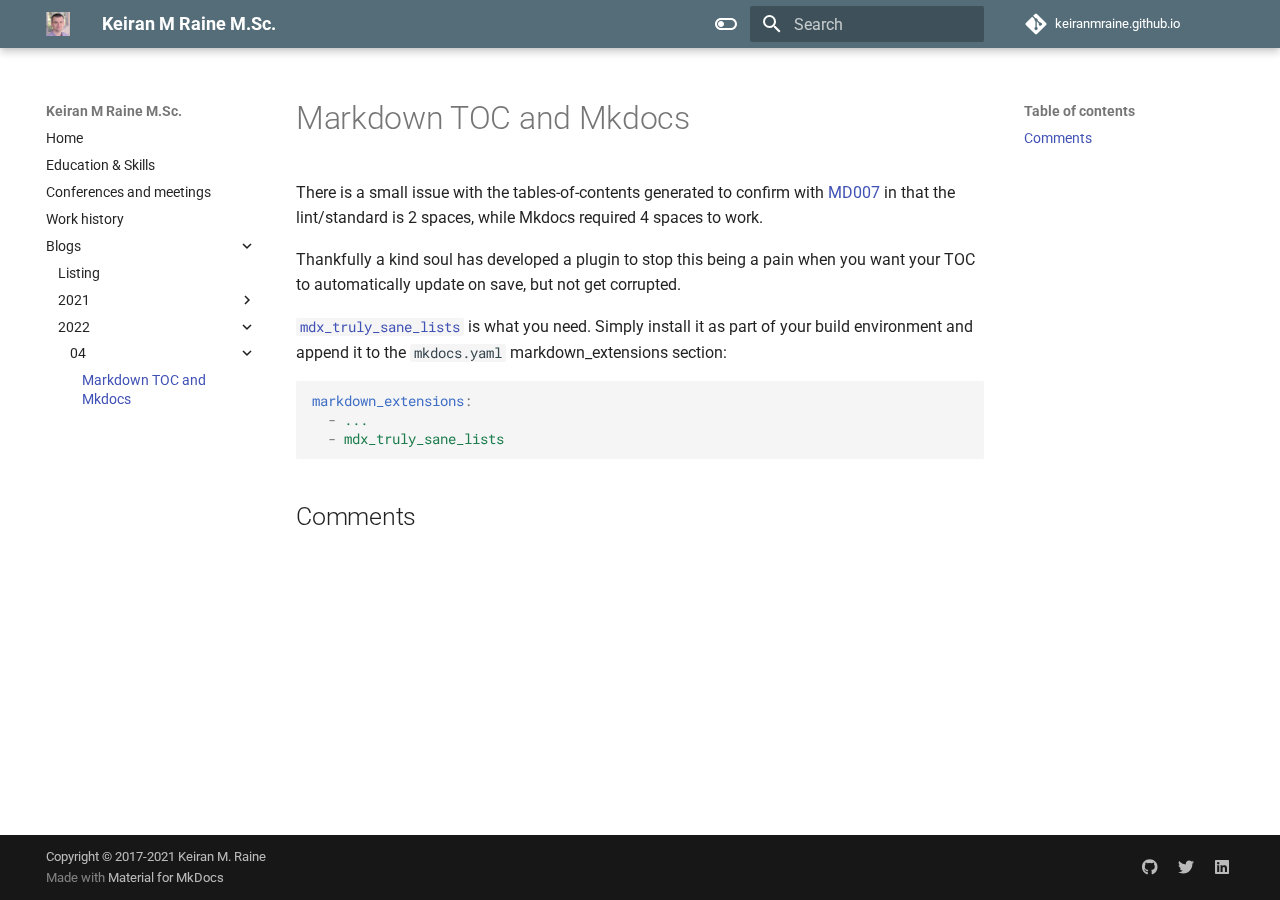
<file: docs/blogs/2022/04/mkdocs-toc-indent/index.html>
<!doctype html>
<html lang="en" class="no-js">
  <head>

      <meta charset="utf-8">
      <meta name="viewport" content="width=device-width,initial-scale=1">




        <link rel="prev" href="../../../2021/10/containers-as-executables/">



      <link rel="icon" href="../../../../images/favicon32c256.png">
      <meta name="generator" content="mkdocs-1.5.3, mkdocs-material-9.4.6">



        <title>Markdown TOC and Mkdocs - Keiran M Raine M.Sc.</title>



      <link rel="stylesheet" href="../../../../assets/stylesheets/main.35e1ed30.min.css">


        <link rel="stylesheet" href="../../../../assets/stylesheets/palette.356b1318.min.css">












        <link rel="preconnect" href="https://fonts.gstatic.com" crossorigin>
        <link rel="stylesheet" href="https://fonts.googleapis.com/css?family=Roboto:300,300i,400,400i,700,700i%7CRoboto+Mono:400,400i,700,700i&display=fallback">
        <style>:root{--md-text-font:"Roboto";--md-code-font:"Roboto Mono"}</style>



    <script>__md_scope=new URL("../../../..",location),__md_hash=e=>[...e].reduce((e,_)=>(e<<5)-e+_.charCodeAt(0),0),__md_get=(e,_=localStorage,t=__md_scope)=>JSON.parse(_.getItem(t.pathname+"."+e)),__md_set=(e,_,t=localStorage,a=__md_scope)=>{try{t.setItem(a.pathname+"."+e,JSON.stringify(_))}catch(e){}}</script>






  </head>









    <body dir="ltr" data-md-color-scheme="default" data-md-color-primary="blue-grey" data-md-color-accent="indigo">



      <script>var palette=__md_get("__palette");if(palette&&"object"==typeof palette.color)for(var key of Object.keys(palette.color))document.body.setAttribute("data-md-color-"+key,palette.color[key])</script>

    <input class="md-toggle" data-md-toggle="drawer" type="checkbox" id="__drawer" autocomplete="off">
    <input class="md-toggle" data-md-toggle="search" type="checkbox" id="__search" autocomplete="off">
    <label class="md-overlay" for="__drawer"></label>
    <div data-md-component="skip">


        <a href="#markdown-toc-and-mkdocs" class="md-skip">
          Skip to content
        </a>

    </div>
    <div data-md-component="announce">

    </div>






<header class="md-header md-header--shadow" data-md-component="header">
  <nav class="md-header__inner md-grid" aria-label="Header">
    <a href="../../../.." title="Keiran M Raine M.Sc." class="md-header__button md-logo" aria-label="Keiran M Raine M.Sc." data-md-component="logo">

  <img src="../../../../images/profile.jpg" alt="logo">

    </a>
    <label class="md-header__button md-icon" for="__drawer">

      <svg xmlns="http://www.w3.org/2000/svg" viewBox="0 0 24 24"><path d="M3 6h18v2H3V6m0 5h18v2H3v-2m0 5h18v2H3v-2Z"/></svg>
    </label>
    <div class="md-header__title" data-md-component="header-title">
      <div class="md-header__ellipsis">
        <div class="md-header__topic">
          <span class="md-ellipsis">
            Keiran M Raine M.Sc.
          </span>
        </div>
        <div class="md-header__topic" data-md-component="header-topic">
          <span class="md-ellipsis">

              Markdown TOC and Mkdocs

          </span>
        </div>
      </div>
    </div>


        <form class="md-header__option" data-md-component="palette">




    <input class="md-option" data-md-color-media="" data-md-color-scheme="default" data-md-color-primary="blue-grey" data-md-color-accent="indigo"  aria-label="Switch to dark mode"  type="radio" name="__palette" id="__palette_1">

      <label class="md-header__button md-icon" title="Switch to dark mode" for="__palette_2" hidden>
        <svg xmlns="http://www.w3.org/2000/svg" viewBox="0 0 24 24"><path d="M17 6H7c-3.31 0-6 2.69-6 6s2.69 6 6 6h10c3.31 0 6-2.69 6-6s-2.69-6-6-6zm0 10H7c-2.21 0-4-1.79-4-4s1.79-4 4-4h10c2.21 0 4 1.79 4 4s-1.79 4-4 4zM7 9c-1.66 0-3 1.34-3 3s1.34 3 3 3 3-1.34 3-3-1.34-3-3-3z"/></svg>
      </label>





    <input class="md-option" data-md-color-media="" data-md-color-scheme="slate" data-md-color-primary="grey" data-md-color-accent="indigo"  aria-label="Switch to light mode"  type="radio" name="__palette" id="__palette_2">

      <label class="md-header__button md-icon" title="Switch to light mode" for="__palette_1" hidden>
        <svg xmlns="http://www.w3.org/2000/svg" viewBox="0 0 24 24"><path d="M17 7H7a5 5 0 0 0-5 5 5 5 0 0 0 5 5h10a5 5 0 0 0 5-5 5 5 0 0 0-5-5m0 8a3 3 0 0 1-3-3 3 3 0 0 1 3-3 3 3 0 0 1 3 3 3 3 0 0 1-3 3Z"/></svg>
      </label>


</form>




      <label class="md-header__button md-icon" for="__search">

        <svg xmlns="http://www.w3.org/2000/svg" viewBox="0 0 24 24"><path d="M9.5 3A6.5 6.5 0 0 1 16 9.5c0 1.61-.59 3.09-1.56 4.23l.27.27h.79l5 5-1.5 1.5-5-5v-.79l-.27-.27A6.516 6.516 0 0 1 9.5 16 6.5 6.5 0 0 1 3 9.5 6.5 6.5 0 0 1 9.5 3m0 2C7 5 5 7 5 9.5S7 14 9.5 14 14 12 14 9.5 12 5 9.5 5Z"/></svg>
      </label>
      <div class="md-search" data-md-component="search" role="dialog">
  <label class="md-search__overlay" for="__search"></label>
  <div class="md-search__inner" role="search">
    <form class="md-search__form" name="search">
      <input type="text" class="md-search__input" name="query" aria-label="Search" placeholder="Search" autocapitalize="off" autocorrect="off" autocomplete="off" spellcheck="false" data-md-component="search-query" required>
      <label class="md-search__icon md-icon" for="__search">

        <svg xmlns="http://www.w3.org/2000/svg" viewBox="0 0 24 24"><path d="M9.5 3A6.5 6.5 0 0 1 16 9.5c0 1.61-.59 3.09-1.56 4.23l.27.27h.79l5 5-1.5 1.5-5-5v-.79l-.27-.27A6.516 6.516 0 0 1 9.5 16 6.5 6.5 0 0 1 3 9.5 6.5 6.5 0 0 1 9.5 3m0 2C7 5 5 7 5 9.5S7 14 9.5 14 14 12 14 9.5 12 5 9.5 5Z"/></svg>

        <svg xmlns="http://www.w3.org/2000/svg" viewBox="0 0 24 24"><path d="M20 11v2H8l5.5 5.5-1.42 1.42L4.16 12l7.92-7.92L13.5 5.5 8 11h12Z"/></svg>
      </label>
      <nav class="md-search__options" aria-label="Search">

        <button type="reset" class="md-search__icon md-icon" title="Clear" aria-label="Clear" tabindex="-1">

          <svg xmlns="http://www.w3.org/2000/svg" viewBox="0 0 24 24"><path d="M19 6.41 17.59 5 12 10.59 6.41 5 5 6.41 10.59 12 5 17.59 6.41 19 12 13.41 17.59 19 19 17.59 13.41 12 19 6.41Z"/></svg>
        </button>
      </nav>

    </form>
    <div class="md-search__output">
      <div class="md-search__scrollwrap" data-md-scrollfix>
        <div class="md-search-result" data-md-component="search-result">
          <div class="md-search-result__meta">
            Initializing search
          </div>
          <ol class="md-search-result__list" role="presentation"></ol>
        </div>
      </div>
    </div>
  </div>
</div>


      <div class="md-header__source">
        <a href="https://github.com/keiranmraine/keiranmraine.github.io" title="Go to repository" class="md-source" data-md-component="source">
  <div class="md-source__icon md-icon">

    <svg xmlns="http://www.w3.org/2000/svg" viewBox="0 0 448 512"><!--! Font Awesome Free 6.4.2 by @fontawesome - https://fontawesome.com License - https://fontawesome.com/license/free (Icons: CC BY 4.0, Fonts: SIL OFL 1.1, Code: MIT License) Copyright 2023 Fonticons, Inc.--><path d="M439.55 236.05 244 40.45a28.87 28.87 0 0 0-40.81 0l-40.66 40.63 51.52 51.52c27.06-9.14 52.68 16.77 43.39 43.68l49.66 49.66c34.23-11.8 61.18 31 35.47 56.69-26.49 26.49-70.21-2.87-56-37.34L240.22 199v121.85c25.3 12.54 22.26 41.85 9.08 55a34.34 34.34 0 0 1-48.55 0c-17.57-17.6-11.07-46.91 11.25-56v-123c-20.8-8.51-24.6-30.74-18.64-45L142.57 101 8.45 235.14a28.86 28.86 0 0 0 0 40.81l195.61 195.6a28.86 28.86 0 0 0 40.8 0l194.69-194.69a28.86 28.86 0 0 0 0-40.81z"/></svg>
  </div>
  <div class="md-source__repository">
    keiranmraine.github.io
  </div>
</a>
      </div>

  </nav>

</header>

    <div class="md-container" data-md-component="container">






      <main class="md-main" data-md-component="main">
        <div class="md-main__inner md-grid">



              <div class="md-sidebar md-sidebar--primary" data-md-component="sidebar" data-md-type="navigation" >
                <div class="md-sidebar__scrollwrap">
                  <div class="md-sidebar__inner">




<nav class="md-nav md-nav--primary" aria-label="Navigation" data-md-level="0">
  <label class="md-nav__title" for="__drawer">
    <a href="../../../.." title="Keiran M Raine M.Sc." class="md-nav__button md-logo" aria-label="Keiran M Raine M.Sc." data-md-component="logo">

  <img src="../../../../images/profile.jpg" alt="logo">

    </a>
    Keiran M Raine M.Sc.
  </label>

    <div class="md-nav__source">
      <a href="https://github.com/keiranmraine/keiranmraine.github.io" title="Go to repository" class="md-source" data-md-component="source">
  <div class="md-source__icon md-icon">

    <svg xmlns="http://www.w3.org/2000/svg" viewBox="0 0 448 512"><!--! Font Awesome Free 6.4.2 by @fontawesome - https://fontawesome.com License - https://fontawesome.com/license/free (Icons: CC BY 4.0, Fonts: SIL OFL 1.1, Code: MIT License) Copyright 2023 Fonticons, Inc.--><path d="M439.55 236.05 244 40.45a28.87 28.87 0 0 0-40.81 0l-40.66 40.63 51.52 51.52c27.06-9.14 52.68 16.77 43.39 43.68l49.66 49.66c34.23-11.8 61.18 31 35.47 56.69-26.49 26.49-70.21-2.87-56-37.34L240.22 199v121.85c25.3 12.54 22.26 41.85 9.08 55a34.34 34.34 0 0 1-48.55 0c-17.57-17.6-11.07-46.91 11.25-56v-123c-20.8-8.51-24.6-30.74-18.64-45L142.57 101 8.45 235.14a28.86 28.86 0 0 0 0 40.81l195.61 195.6a28.86 28.86 0 0 0 40.8 0l194.69-194.69a28.86 28.86 0 0 0 0-40.81z"/></svg>
  </div>
  <div class="md-source__repository">
    keiranmraine.github.io
  </div>
</a>
    </div>

  <ul class="md-nav__list" data-md-scrollfix>






    <li class="md-nav__item">
      <a href="../../../.." class="md-nav__link">


  <span class="md-ellipsis">
    Home
  </span>


      </a>
    </li>








    <li class="md-nav__item">
      <a href="../../../../Education_and_Skills/" class="md-nav__link">


  <span class="md-ellipsis">
    Education & Skills
  </span>


      </a>
    </li>








    <li class="md-nav__item">
      <a href="../../../../conferences/" class="md-nav__link">


  <span class="md-ellipsis">
    Conferences and meetings
  </span>


      </a>
    </li>








    <li class="md-nav__item">
      <a href="../../../../profile/" class="md-nav__link">


  <span class="md-ellipsis">
    Work history
  </span>


      </a>
    </li>















    <li class="md-nav__item md-nav__item--active md-nav__item--nested">




        <input class="md-nav__toggle md-toggle " type="checkbox" id="__nav_5" checked>


          <label class="md-nav__link" for="__nav_5" id="__nav_5_label" tabindex="0">


  <span class="md-ellipsis">
    Blogs
  </span>


            <span class="md-nav__icon md-icon"></span>
          </label>

        <nav class="md-nav" data-md-level="1" aria-labelledby="__nav_5_label" aria-expanded="true">
          <label class="md-nav__title" for="__nav_5">
            <span class="md-nav__icon md-icon"></span>
            Blogs
          </label>
          <ul class="md-nav__list" data-md-scrollfix>






    <li class="md-nav__item">
      <a href="../../../" class="md-nav__link">


  <span class="md-ellipsis">
    Listing
  </span>


      </a>
    </li>














    <li class="md-nav__item md-nav__item--nested">




        <input class="md-nav__toggle md-toggle " type="checkbox" id="__nav_5_2" >


          <label class="md-nav__link" for="__nav_5_2" id="__nav_5_2_label" tabindex="0">


  <span class="md-ellipsis">
    2021
  </span>


            <span class="md-nav__icon md-icon"></span>
          </label>

        <nav class="md-nav" data-md-level="2" aria-labelledby="__nav_5_2_label" aria-expanded="false">
          <label class="md-nav__title" for="__nav_5_2">
            <span class="md-nav__icon md-icon"></span>
            2021
          </label>
          <ul class="md-nav__list" data-md-scrollfix>











    <li class="md-nav__item md-nav__item--nested">




        <input class="md-nav__toggle md-toggle " type="checkbox" id="__nav_5_2_1" >


          <label class="md-nav__link" for="__nav_5_2_1" id="__nav_5_2_1_label" tabindex="0">


  <span class="md-ellipsis">
    05
  </span>


            <span class="md-nav__icon md-icon"></span>
          </label>

        <nav class="md-nav" data-md-level="3" aria-labelledby="__nav_5_2_1_label" aria-expanded="false">
          <label class="md-nav__title" for="__nav_5_2_1">
            <span class="md-nav__icon md-icon"></span>
            05
          </label>
          <ul class="md-nav__list" data-md-scrollfix>






    <li class="md-nav__item">
      <a href="../../../2021/05/updating-my-site/" class="md-nav__link">


  <span class="md-ellipsis">
    Refreshing my site
  </span>


      </a>
    </li>




          </ul>
        </nav>

    </li>














    <li class="md-nav__item md-nav__item--nested">




        <input class="md-nav__toggle md-toggle " type="checkbox" id="__nav_5_2_2" >


          <label class="md-nav__link" for="__nav_5_2_2" id="__nav_5_2_2_label" tabindex="0">


  <span class="md-ellipsis">
    09
  </span>


            <span class="md-nav__icon md-icon"></span>
          </label>

        <nav class="md-nav" data-md-level="3" aria-labelledby="__nav_5_2_2_label" aria-expanded="false">
          <label class="md-nav__title" for="__nav_5_2_2">
            <span class="md-nav__icon md-icon"></span>
            09
          </label>
          <ul class="md-nav__list" data-md-scrollfix>






    <li class="md-nav__item">
      <a href="../../../2021/09/ssh-proxies-and-multiplexing/" class="md-nav__link">


  <span class="md-ellipsis">
    ssh, proxies and multiplexing
  </span>


      </a>
    </li>




          </ul>
        </nav>

    </li>














    <li class="md-nav__item md-nav__item--nested">




        <input class="md-nav__toggle md-toggle " type="checkbox" id="__nav_5_2_3" >


          <label class="md-nav__link" for="__nav_5_2_3" id="__nav_5_2_3_label" tabindex="0">


  <span class="md-ellipsis">
    10
  </span>


            <span class="md-nav__icon md-icon"></span>
          </label>

        <nav class="md-nav" data-md-level="3" aria-labelledby="__nav_5_2_3_label" aria-expanded="false">
          <label class="md-nav__title" for="__nav_5_2_3">
            <span class="md-nav__icon md-icon"></span>
            10
          </label>
          <ul class="md-nav__list" data-md-scrollfix>






    <li class="md-nav__item">
      <a href="../../../2021/10/containers-as-executables/" class="md-nav__link">


  <span class="md-ellipsis">
    Exposing singularity images as executables
  </span>


      </a>
    </li>




          </ul>
        </nav>

    </li>




          </ul>
        </nav>

    </li>
















    <li class="md-nav__item md-nav__item--active md-nav__item--nested">




        <input class="md-nav__toggle md-toggle " type="checkbox" id="__nav_5_3" checked>


          <label class="md-nav__link" for="__nav_5_3" id="__nav_5_3_label" tabindex="0">


  <span class="md-ellipsis">
    2022
  </span>


            <span class="md-nav__icon md-icon"></span>
          </label>

        <nav class="md-nav" data-md-level="2" aria-labelledby="__nav_5_3_label" aria-expanded="true">
          <label class="md-nav__title" for="__nav_5_3">
            <span class="md-nav__icon md-icon"></span>
            2022
          </label>
          <ul class="md-nav__list" data-md-scrollfix>













    <li class="md-nav__item md-nav__item--active md-nav__item--nested">




        <input class="md-nav__toggle md-toggle " type="checkbox" id="__nav_5_3_1" checked>


          <label class="md-nav__link" for="__nav_5_3_1" id="__nav_5_3_1_label" tabindex="0">


  <span class="md-ellipsis">
    04
  </span>


            <span class="md-nav__icon md-icon"></span>
          </label>

        <nav class="md-nav" data-md-level="3" aria-labelledby="__nav_5_3_1_label" aria-expanded="true">
          <label class="md-nav__title" for="__nav_5_3_1">
            <span class="md-nav__icon md-icon"></span>
            04
          </label>
          <ul class="md-nav__list" data-md-scrollfix>








    <li class="md-nav__item md-nav__item--active">

      <input class="md-nav__toggle md-toggle" type="checkbox" id="__toc">





        <label class="md-nav__link md-nav__link--active" for="__toc">


  <span class="md-ellipsis">
    Markdown TOC and Mkdocs
  </span>


          <span class="md-nav__icon md-icon"></span>
        </label>

      <a href="./" class="md-nav__link md-nav__link--active">


  <span class="md-ellipsis">
    Markdown TOC and Mkdocs
  </span>


      </a>



<nav class="md-nav md-nav--secondary" aria-label="Table of contents">






    <label class="md-nav__title" for="__toc">
      <span class="md-nav__icon md-icon"></span>
      Table of contents
    </label>
    <ul class="md-nav__list" data-md-component="toc" data-md-scrollfix>

        <li class="md-nav__item">
  <a href="#comments" class="md-nav__link">
    Comments
  </a>

</li>

    </ul>

</nav>

    </li>




          </ul>
        </nav>

    </li>




          </ul>
        </nav>

    </li>




          </ul>
        </nav>

    </li>



  </ul>
</nav>
                  </div>
                </div>
              </div>



              <div class="md-sidebar md-sidebar--secondary" data-md-component="sidebar" data-md-type="toc" >
                <div class="md-sidebar__scrollwrap">
                  <div class="md-sidebar__inner">


<nav class="md-nav md-nav--secondary" aria-label="Table of contents">






    <label class="md-nav__title" for="__toc">
      <span class="md-nav__icon md-icon"></span>
      Table of contents
    </label>
    <ul class="md-nav__list" data-md-component="toc" data-md-scrollfix>

        <li class="md-nav__item">
  <a href="#comments" class="md-nav__link">
    Comments
  </a>

</li>

    </ul>

</nav>
                  </div>
                </div>
              </div>



            <div class="md-content" data-md-component="content">
              <article class="md-content__inner md-typeset">







<h1 id="markdown-toc-and-mkdocs">Markdown TOC and Mkdocs</h1>
<p>There is a small issue with the tables-of-contents generated to confirm with <a href="https://github.com/updownpress/markdown-lint/blob/master/rules/007-ul-indent.md">MD007</a>
in that the lint/standard is 2 spaces, while Mkdocs required 4 spaces to work.</p>
<p>Thankfully a kind soul has developed a plugin to stop this being a pain when you want your TOC to automatically update
on save, but not get corrupted.</p>
<p><a href="https://github.com/radude/mdx_truly_sane_lists"><code>mdx_truly_sane_lists</code></a> is what you need.  Simply install it as part of your build environment and append
it to the <code>mkdocs.yaml</code> markdown_extensions section:</p>
<div class="highlight"><pre><span></span><code><span class="nt">markdown_extensions</span><span class="p">:</span>
<span class="w">  </span><span class="p p-Indicator">-</span><span class="w"> </span><span class="l l-Scalar l-Scalar-Plain">...</span>
<span class="w">  </span><span class="p p-Indicator">-</span><span class="w"> </span><span class="l l-Scalar l-Scalar-Plain">mdx_truly_sane_lists</span>
</code></pre></div>
<h2 id="comments">Comments</h2>
<!-- markdownlint-disable MD033 -->
<script src="https://utteranc.es/client.js"
        repo="keiranmraine/keiranmraine.github.io"
        issue-term="url"
        label="comments"
        theme="boxy-light"
        crossorigin="anonymous"
        async>
</script>
<!-- markdownlint-enable -->

<!-- refs -->






              </article>
            </div>


        </div>

      </main>

        <footer class="md-footer">

  <div class="md-footer-meta md-typeset">
    <div class="md-footer-meta__inner md-grid">
      <div class="md-copyright">

    <div class="md-copyright__highlight">
      Copyright &copy; 2017-2021 Keiran M. Raine
    </div>


    Made with
    <a href="https://squidfunk.github.io/mkdocs-material/" target="_blank" rel="noopener">
      Material for MkDocs
    </a>

</div>

        <div class="md-social">








    <a href="https://github.com/keiranmraine" target="_blank" rel="noopener" title="github.com" class="md-social__link">
      <svg xmlns="http://www.w3.org/2000/svg" viewBox="0 0 496 512"><!--! Font Awesome Free 6.4.2 by @fontawesome - https://fontawesome.com License - https://fontawesome.com/license/free (Icons: CC BY 4.0, Fonts: SIL OFL 1.1, Code: MIT License) Copyright 2023 Fonticons, Inc.--><path d="M165.9 397.4c0 2-2.3 3.6-5.2 3.6-3.3.3-5.6-1.3-5.6-3.6 0-2 2.3-3.6 5.2-3.6 3-.3 5.6 1.3 5.6 3.6zm-31.1-4.5c-.7 2 1.3 4.3 4.3 4.9 2.6 1 5.6 0 6.2-2s-1.3-4.3-4.3-5.2c-2.6-.7-5.5.3-6.2 2.3zm44.2-1.7c-2.9.7-4.9 2.6-4.6 4.9.3 2 2.9 3.3 5.9 2.6 2.9-.7 4.9-2.6 4.6-4.6-.3-1.9-3-3.2-5.9-2.9zM244.8 8C106.1 8 0 113.3 0 252c0 110.9 69.8 205.8 169.5 239.2 12.8 2.3 17.3-5.6 17.3-12.1 0-6.2-.3-40.4-.3-61.4 0 0-70 15-84.7-29.8 0 0-11.4-29.1-27.8-36.6 0 0-22.9-15.7 1.6-15.4 0 0 24.9 2 38.6 25.8 21.9 38.6 58.6 27.5 72.9 20.9 2.3-16 8.8-27.1 16-33.7-55.9-6.2-112.3-14.3-112.3-110.5 0-27.5 7.6-41.3 23.6-58.9-2.6-6.5-11.1-33.3 2.6-67.9 20.9-6.5 69 27 69 27 20-5.6 41.5-8.5 62.8-8.5s42.8 2.9 62.8 8.5c0 0 48.1-33.6 69-27 13.7 34.7 5.2 61.4 2.6 67.9 16 17.7 25.8 31.5 25.8 58.9 0 96.5-58.9 104.2-114.8 110.5 9.2 7.9 17 22.9 17 46.4 0 33.7-.3 75.4-.3 83.6 0 6.5 4.6 14.4 17.3 12.1C428.2 457.8 496 362.9 496 252 496 113.3 383.5 8 244.8 8zM97.2 352.9c-1.3 1-1 3.3.7 5.2 1.6 1.6 3.9 2.3 5.2 1 1.3-1 1-3.3-.7-5.2-1.6-1.6-3.9-2.3-5.2-1zm-10.8-8.1c-.7 1.3.3 2.9 2.3 3.9 1.6 1 3.6.7 4.3-.7.7-1.3-.3-2.9-2.3-3.9-2-.6-3.6-.3-4.3.7zm32.4 35.6c-1.6 1.3-1 4.3 1.3 6.2 2.3 2.3 5.2 2.6 6.5 1 1.3-1.3.7-4.3-1.3-6.2-2.2-2.3-5.2-2.6-6.5-1zm-11.4-14.7c-1.6 1-1.6 3.6 0 5.9 1.6 2.3 4.3 3.3 5.6 2.3 1.6-1.3 1.6-3.9 0-6.2-1.4-2.3-4-3.3-5.6-2z"/></svg>
    </a>








    <a href="https://twitter.com/keiranmraine" target="_blank" rel="noopener" title="twitter.com" class="md-social__link">
      <svg xmlns="http://www.w3.org/2000/svg" viewBox="0 0 512 512"><!--! Font Awesome Free 6.4.2 by @fontawesome - https://fontawesome.com License - https://fontawesome.com/license/free (Icons: CC BY 4.0, Fonts: SIL OFL 1.1, Code: MIT License) Copyright 2023 Fonticons, Inc.--><path d="M459.37 151.716c.325 4.548.325 9.097.325 13.645 0 138.72-105.583 298.558-298.558 298.558-59.452 0-114.68-17.219-161.137-47.106 8.447.974 16.568 1.299 25.34 1.299 49.055 0 94.213-16.568 130.274-44.832-46.132-.975-84.792-31.188-98.112-72.772 6.498.974 12.995 1.624 19.818 1.624 9.421 0 18.843-1.3 27.614-3.573-48.081-9.747-84.143-51.98-84.143-102.985v-1.299c13.969 7.797 30.214 12.67 47.431 13.319-28.264-18.843-46.781-51.005-46.781-87.391 0-19.492 5.197-37.36 14.294-52.954 51.655 63.675 129.3 105.258 216.365 109.807-1.624-7.797-2.599-15.918-2.599-24.04 0-57.828 46.782-104.934 104.934-104.934 30.213 0 57.502 12.67 76.67 33.137 23.715-4.548 46.456-13.32 66.599-25.34-7.798 24.366-24.366 44.833-46.132 57.827 21.117-2.273 41.584-8.122 60.426-16.243-14.292 20.791-32.161 39.308-52.628 54.253z"/></svg>
    </a>








    <a href="https://www.linkedin.com/in/keiranraine/" target="_blank" rel="noopener" title="www.linkedin.com" class="md-social__link">
      <svg xmlns="http://www.w3.org/2000/svg" viewBox="0 0 448 512"><!--! Font Awesome Free 6.4.2 by @fontawesome - https://fontawesome.com License - https://fontawesome.com/license/free (Icons: CC BY 4.0, Fonts: SIL OFL 1.1, Code: MIT License) Copyright 2023 Fonticons, Inc.--><path d="M416 32H31.9C14.3 32 0 46.5 0 64.3v383.4C0 465.5 14.3 480 31.9 480H416c17.6 0 32-14.5 32-32.3V64.3c0-17.8-14.4-32.3-32-32.3zM135.4 416H69V202.2h66.5V416zm-33.2-243c-21.3 0-38.5-17.3-38.5-38.5S80.9 96 102.2 96c21.2 0 38.5 17.3 38.5 38.5 0 21.3-17.2 38.5-38.5 38.5zm282.1 243h-66.4V312c0-24.8-.5-56.7-34.5-56.7-34.6 0-39.9 27-39.9 54.9V416h-66.4V202.2h63.7v29.2h.9c8.9-16.8 30.6-34.5 62.9-34.5 67.2 0 79.7 44.3 79.7 101.9V416z"/></svg>
    </a>

</div>

    </div>
  </div>
</footer>

    </div>
    <div class="md-dialog" data-md-component="dialog">
      <div class="md-dialog__inner md-typeset"></div>
    </div>


    <script id="__config" type="application/json">{"base": "../../../..", "features": [], "search": "../../../../assets/javascripts/workers/search.f886a092.min.js", "translations": {"clipboard.copied": "Copied to clipboard", "clipboard.copy": "Copy to clipboard", "search.result.more.one": "1 more on this page", "search.result.more.other": "# more on this page", "search.result.none": "No matching documents", "search.result.one": "1 matching document", "search.result.other": "# matching documents", "search.result.placeholder": "Type to start searching", "search.result.term.missing": "Missing", "select.version": "Select version"}}</script>


      <script src="../../../../assets/javascripts/bundle.aecac24b.min.js"></script>


  </body>
</html>
</file>
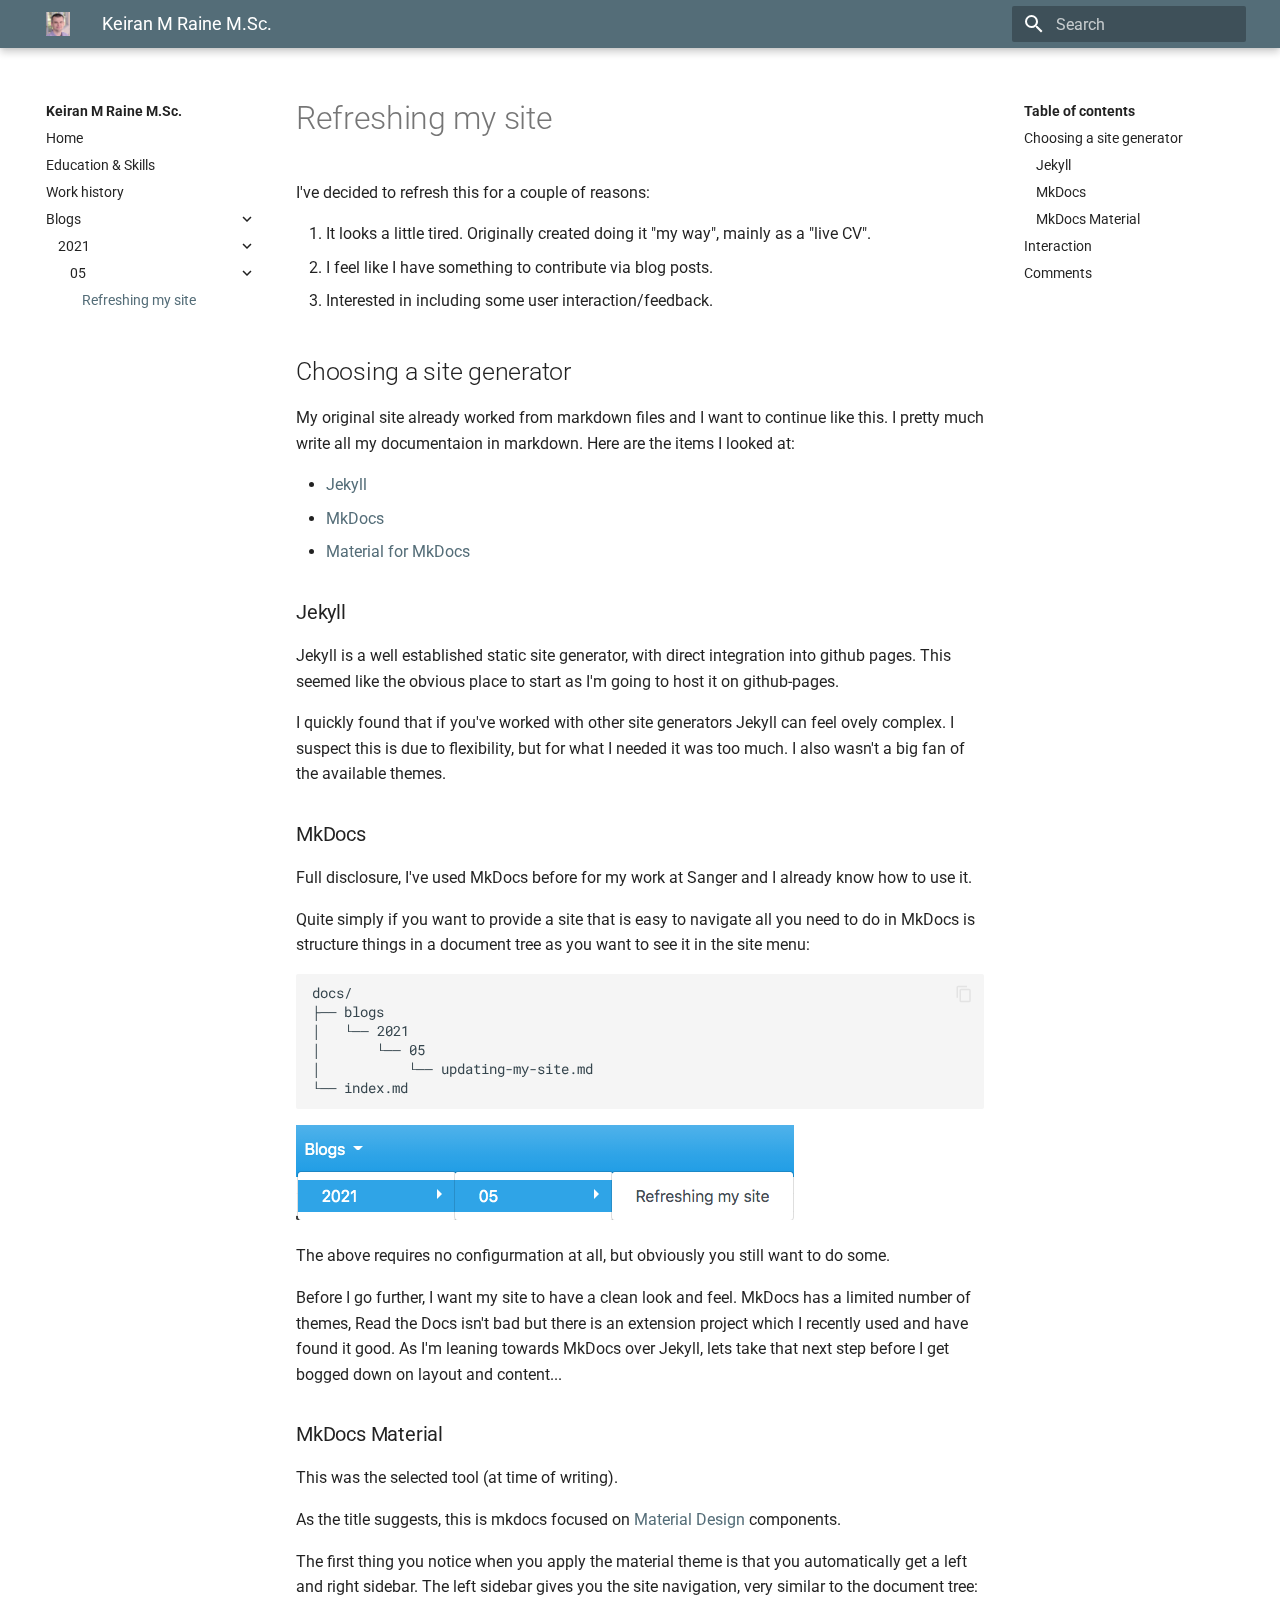
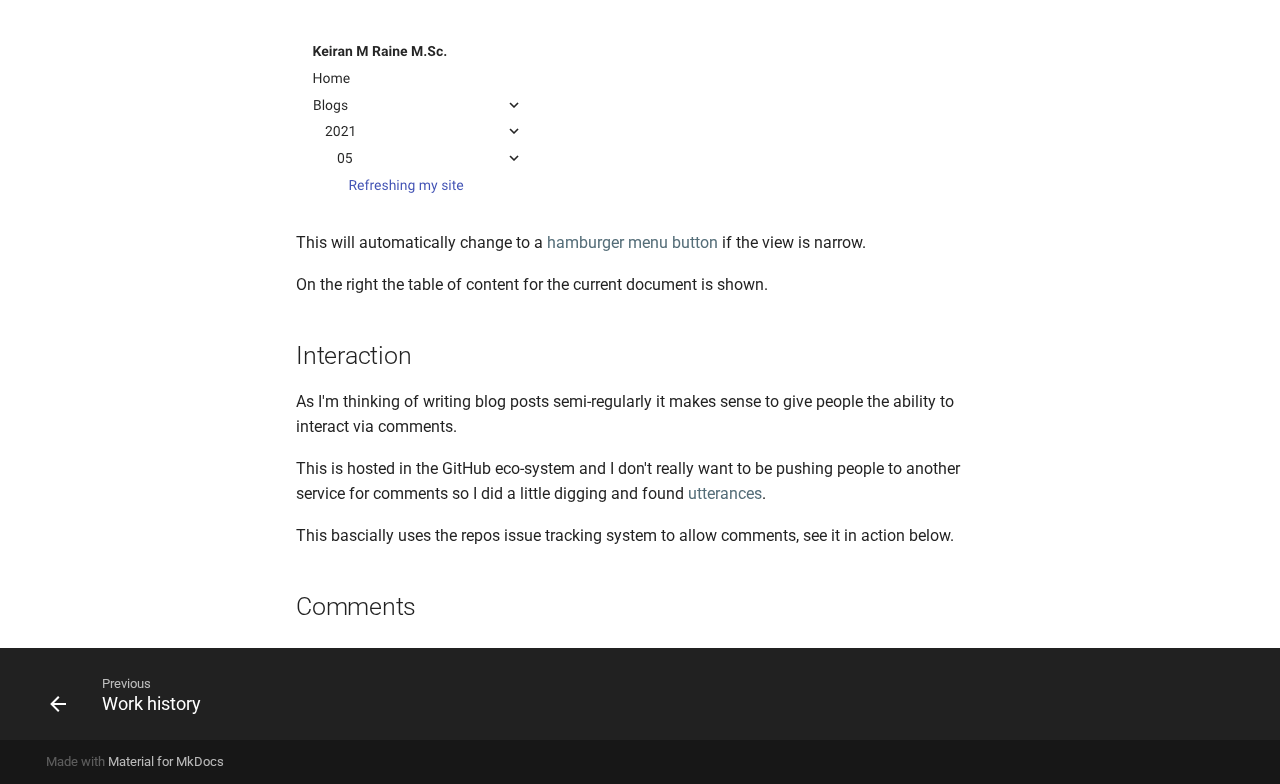
<file: site/blogs/2021/05/updating-my-site/index.html>
<!doctype html>
<html lang="en" class="no-js">
  <head>
    
      <meta charset="utf-8">
      <meta name="viewport" content="width=device-width,initial-scale=1">
      
      
      
      
      <link rel="icon" href="../../../../images/favicon32c256.png">
      <meta name="generator" content="mkdocs-1.1.2, mkdocs-material-7.1.4">
    
    
      
        <title>Refreshing my site - Keiran M Raine M.Sc.</title>
      
    
    
      <link rel="stylesheet" href="../../../../assets/stylesheets/main.bde7dde4.min.css">
      
        
        <link rel="stylesheet" href="../../../../assets/stylesheets/palette.ef6f36e2.min.css">
        
          
          
          <meta name="theme-color" content="#546d78">
        
      
    
    
    
      
        
        <link rel="preconnect" href="https://fonts.gstatic.com" crossorigin>
        <link rel="stylesheet" href="https://fonts.googleapis.com/css?family=Roboto:300,400,400i,700%7CRoboto+Mono&display=fallback">
        <style>:root{--md-text-font-family:"Roboto";--md-code-font-family:"Roboto Mono"}</style>
      
    
    
    
    
      
    
    
  </head>
  
  
    
    
    
    
    
    <body dir="ltr" data-md-color-scheme="" data-md-color-primary="blue-grey" data-md-color-accent="">
  
    
    <script>function __prefix(e){return new URL("../../../..",location).pathname+"."+e}function __get(e,t=localStorage){return JSON.parse(t.getItem(__prefix(e)))}</script>
    
    <input class="md-toggle" data-md-toggle="drawer" type="checkbox" id="__drawer" autocomplete="off">
    <input class="md-toggle" data-md-toggle="search" type="checkbox" id="__search" autocomplete="off">
    <label class="md-overlay" for="__drawer"></label>
    <div data-md-component="skip">
      
        
        <a href="#refreshing-my-site" class="md-skip">
          Skip to content
        </a>
      
    </div>
    <div data-md-component="announce">
      
    </div>
    
      <header class="md-header" data-md-component="header">
  <nav class="md-header__inner md-grid" aria-label="Header">
    <a href="../../../.." title="Keiran M Raine M.Sc." class="md-header__button md-logo" aria-label="Keiran M Raine M.Sc." data-md-component="logo">
      
  <img src="../../../../images/profile.jpg" alt="logo">

    </a>
    <label class="md-header__button md-icon" for="__drawer">
      <svg xmlns="http://www.w3.org/2000/svg" viewBox="0 0 24 24"><path d="M3 6h18v2H3V6m0 5h18v2H3v-2m0 5h18v2H3v-2z"/></svg>
    </label>
    <div class="md-header__title" data-md-component="header-title">
      <div class="md-header__ellipsis">
        <div class="md-header__topic">
          <span class="md-ellipsis">
            Keiran M Raine M.Sc.
          </span>
        </div>
        <div class="md-header__topic" data-md-component="header-topic">
          <span class="md-ellipsis">
            
              Refreshing my site
            
          </span>
        </div>
      </div>
    </div>
    
    
    
      <label class="md-header__button md-icon" for="__search">
        <svg xmlns="http://www.w3.org/2000/svg" viewBox="0 0 24 24"><path d="M9.5 3A6.5 6.5 0 0 1 16 9.5c0 1.61-.59 3.09-1.56 4.23l.27.27h.79l5 5-1.5 1.5-5-5v-.79l-.27-.27A6.516 6.516 0 0 1 9.5 16 6.5 6.5 0 0 1 3 9.5 6.5 6.5 0 0 1 9.5 3m0 2C7 5 5 7 5 9.5S7 14 9.5 14 14 12 14 9.5 12 5 9.5 5z"/></svg>
      </label>
      
<div class="md-search" data-md-component="search" role="dialog">
  <label class="md-search__overlay" for="__search"></label>
  <div class="md-search__inner" role="search">
    <form class="md-search__form" name="search">
      <input type="text" class="md-search__input" name="query" aria-label="Search" placeholder="Search" autocapitalize="off" autocorrect="off" autocomplete="off" spellcheck="false" data-md-component="search-query" data-md-state="active" required>
      <label class="md-search__icon md-icon" for="__search">
        <svg xmlns="http://www.w3.org/2000/svg" viewBox="0 0 24 24"><path d="M9.5 3A6.5 6.5 0 0 1 16 9.5c0 1.61-.59 3.09-1.56 4.23l.27.27h.79l5 5-1.5 1.5-5-5v-.79l-.27-.27A6.516 6.516 0 0 1 9.5 16 6.5 6.5 0 0 1 3 9.5 6.5 6.5 0 0 1 9.5 3m0 2C7 5 5 7 5 9.5S7 14 9.5 14 14 12 14 9.5 12 5 9.5 5z"/></svg>
        <svg xmlns="http://www.w3.org/2000/svg" viewBox="0 0 24 24"><path d="M20 11v2H8l5.5 5.5-1.42 1.42L4.16 12l7.92-7.92L13.5 5.5 8 11h12z"/></svg>
      </label>
      <button type="reset" class="md-search__icon md-icon" aria-label="Clear" tabindex="-1">
        <svg xmlns="http://www.w3.org/2000/svg" viewBox="0 0 24 24"><path d="M19 6.41 17.59 5 12 10.59 6.41 5 5 6.41 10.59 12 5 17.59 6.41 19 12 13.41 17.59 19 19 17.59 13.41 12 19 6.41z"/></svg>
      </button>
    </form>
    <div class="md-search__output">
      <div class="md-search__scrollwrap" data-md-scrollfix>
        <div class="md-search-result" data-md-component="search-result">
          <div class="md-search-result__meta">
            Initializing search
          </div>
          <ol class="md-search-result__list"></ol>
        </div>
      </div>
    </div>
  </div>
</div>
    
    
  </nav>
</header>
    
    <div class="md-container" data-md-component="container">
      
      
        
      
      <main class="md-main" data-md-component="main">
        <div class="md-main__inner md-grid">
          
            
              
              <div class="md-sidebar md-sidebar--primary" data-md-component="sidebar" data-md-type="navigation" >
                <div class="md-sidebar__scrollwrap">
                  <div class="md-sidebar__inner">
                    


<nav class="md-nav md-nav--primary" aria-label="Navigation" data-md-level="0">
  <label class="md-nav__title" for="__drawer">
    <a href="../../../.." title="Keiran M Raine M.Sc." class="md-nav__button md-logo" aria-label="Keiran M Raine M.Sc." data-md-component="logo">
      
  <img src="../../../../images/profile.jpg" alt="logo">

    </a>
    Keiran M Raine M.Sc.
  </label>
  
  <ul class="md-nav__list" data-md-scrollfix>
    
      
      
      

  
  
  
    <li class="md-nav__item">
      <a href="../../../.." class="md-nav__link">
        Home
      </a>
    </li>
  

    
      
      
      

  
  
  
    <li class="md-nav__item">
      <a href="../../../../Education_and_Skills/" class="md-nav__link">
        Education & Skills
      </a>
    </li>
  

    
      
      
      

  
  
  
    <li class="md-nav__item">
      <a href="../../../../profile/" class="md-nav__link">
        Work history
      </a>
    </li>
  

    
      
      
      

  
  
    
  
  
    
    <li class="md-nav__item md-nav__item--active md-nav__item--nested">
      
      
        <input class="md-nav__toggle md-toggle" data-md-toggle="__nav_4" type="checkbox" id="__nav_4" checked>
      
      <label class="md-nav__link" for="__nav_4">
        Blogs
        <span class="md-nav__icon md-icon"></span>
      </label>
      <nav class="md-nav" aria-label="Blogs" data-md-level="1">
        <label class="md-nav__title" for="__nav_4">
          <span class="md-nav__icon md-icon"></span>
          Blogs
        </label>
        <ul class="md-nav__list" data-md-scrollfix>
          
            
  
  
    
  
  
    
    <li class="md-nav__item md-nav__item--active md-nav__item--nested">
      
      
        <input class="md-nav__toggle md-toggle" data-md-toggle="__nav_4_1" type="checkbox" id="__nav_4_1" checked>
      
      <label class="md-nav__link" for="__nav_4_1">
        2021
        <span class="md-nav__icon md-icon"></span>
      </label>
      <nav class="md-nav" aria-label="2021" data-md-level="2">
        <label class="md-nav__title" for="__nav_4_1">
          <span class="md-nav__icon md-icon"></span>
          2021
        </label>
        <ul class="md-nav__list" data-md-scrollfix>
          
            
  
  
    
  
  
    
    <li class="md-nav__item md-nav__item--active md-nav__item--nested">
      
      
        <input class="md-nav__toggle md-toggle" data-md-toggle="__nav_4_1_1" type="checkbox" id="__nav_4_1_1" checked>
      
      <label class="md-nav__link" for="__nav_4_1_1">
        05
        <span class="md-nav__icon md-icon"></span>
      </label>
      <nav class="md-nav" aria-label="05" data-md-level="3">
        <label class="md-nav__title" for="__nav_4_1_1">
          <span class="md-nav__icon md-icon"></span>
          05
        </label>
        <ul class="md-nav__list" data-md-scrollfix>
          
            
  
  
    
  
  
    <li class="md-nav__item md-nav__item--active">
      
      <input class="md-nav__toggle md-toggle" data-md-toggle="toc" type="checkbox" id="__toc">
      
      
        
      
      
        <label class="md-nav__link md-nav__link--active" for="__toc">
          Refreshing my site
          <span class="md-nav__icon md-icon"></span>
        </label>
      
      <a href="./" class="md-nav__link md-nav__link--active">
        Refreshing my site
      </a>
      
        
<nav class="md-nav md-nav--secondary" aria-label="Table of contents">
  
  
  
    
  
  
    <label class="md-nav__title" for="__toc">
      <span class="md-nav__icon md-icon"></span>
      Table of contents
    </label>
    <ul class="md-nav__list" data-md-component="toc" data-md-scrollfix>
      
        <li class="md-nav__item">
  <a href="#choosing-a-site-generator" class="md-nav__link">
    Choosing a site generator
  </a>
  
    <nav class="md-nav" aria-label="Choosing a site generator">
      <ul class="md-nav__list">
        
          <li class="md-nav__item">
  <a href="#jekyll" class="md-nav__link">
    Jekyll
  </a>
  
</li>
        
          <li class="md-nav__item">
  <a href="#mkdocs" class="md-nav__link">
    MkDocs
  </a>
  
</li>
        
          <li class="md-nav__item">
  <a href="#mkdocs-material" class="md-nav__link">
    MkDocs Material
  </a>
  
</li>
        
      </ul>
    </nav>
  
</li>
      
        <li class="md-nav__item">
  <a href="#interaction" class="md-nav__link">
    Interaction
  </a>
  
</li>
      
        <li class="md-nav__item">
  <a href="#comments" class="md-nav__link">
    Comments
  </a>
  
</li>
      
    </ul>
  
</nav>
      
    </li>
  

          
        </ul>
      </nav>
    </li>
  

          
        </ul>
      </nav>
    </li>
  

          
        </ul>
      </nav>
    </li>
  

    
  </ul>
</nav>
                  </div>
                </div>
              </div>
            
            
              
              <div class="md-sidebar md-sidebar--secondary" data-md-component="sidebar" data-md-type="toc" >
                <div class="md-sidebar__scrollwrap">
                  <div class="md-sidebar__inner">
                    
<nav class="md-nav md-nav--secondary" aria-label="Table of contents">
  
  
  
    
  
  
    <label class="md-nav__title" for="__toc">
      <span class="md-nav__icon md-icon"></span>
      Table of contents
    </label>
    <ul class="md-nav__list" data-md-component="toc" data-md-scrollfix>
      
        <li class="md-nav__item">
  <a href="#choosing-a-site-generator" class="md-nav__link">
    Choosing a site generator
  </a>
  
    <nav class="md-nav" aria-label="Choosing a site generator">
      <ul class="md-nav__list">
        
          <li class="md-nav__item">
  <a href="#jekyll" class="md-nav__link">
    Jekyll
  </a>
  
</li>
        
          <li class="md-nav__item">
  <a href="#mkdocs" class="md-nav__link">
    MkDocs
  </a>
  
</li>
        
          <li class="md-nav__item">
  <a href="#mkdocs-material" class="md-nav__link">
    MkDocs Material
  </a>
  
</li>
        
      </ul>
    </nav>
  
</li>
      
        <li class="md-nav__item">
  <a href="#interaction" class="md-nav__link">
    Interaction
  </a>
  
</li>
      
        <li class="md-nav__item">
  <a href="#comments" class="md-nav__link">
    Comments
  </a>
  
</li>
      
    </ul>
  
</nav>
                  </div>
                </div>
              </div>
            
          
          <div class="md-content" data-md-component="content">
            <article class="md-content__inner md-typeset">
              
                
                
                <h1 id="refreshing-my-site">Refreshing my site</h1>
<p>I've decided to refresh this for a couple of reasons:</p>
<ol>
<li>It looks a little tired.  Originally created doing it "my way", mainly as a "live CV".</li>
<li>I feel like I have something to contribute via blog posts.</li>
<li>Interested in including some user interaction/feedback.</li>
</ol>
<h2 id="choosing-a-site-generator">Choosing a site generator</h2>
<p>My original site already worked from markdown files and I want to continue like this.  I pretty much write all my documentaion
in markdown.  Here are the items I looked at:</p>
<ul>
<li><a href="https://jekyllrb.com/">Jekyll</a></li>
<li><a href="https://www.mkdocs.org/">MkDocs</a></li>
<li><a href="https://squidfunk.github.io/mkdocs-material/">Material for MkDocs</a></li>
</ul>
<h3 id="jekyll">Jekyll</h3>
<p>Jekyll is a well established static site generator, with direct integration into github pages.  This seemed like the obvious
place to start as I'm going to host it on github-pages.</p>
<p>I quickly found that if you've worked with other site generators Jekyll can feel ovely complex.  I suspect this is due to
flexibility, but for what I needed it was too much.  I also wasn't a big fan of the available themes.</p>
<h3 id="mkdocs">MkDocs</h3>
<p>Full disclosure, I've used MkDocs before for my work at Sanger and I already know how to use it.</p>
<p>Quite simply if you want to provide a site that is easy to navigate all you need to do in MkDocs is structure things in
a document tree as you want to see it in the site menu:</p>
<pre><code class="language-none">docs/
├── blogs
│   └── 2021
│       └── 05
│           └── updating-my-site.md
└── index.md
</code></pre>
<p><img alt="MkDocs default" src="../mkdocs-default.png" /></p>
<p>The above requires no configurmation at all, but obviously you still want to do some.</p>
<p>Before I go further, I want my site to have a clean look and feel.  MkDocs has a limited number of themes, Read the Docs
isn't bad but there is an extension project which I recently used and have found it good.  As I'm leaning towards MkDocs
over Jekyll, lets take that next step before I get bogged down on layout and content...</p>
<h3 id="mkdocs-material">MkDocs Material</h3>
<p>This was the selected tool (at time of writing).</p>
<p>As the title suggests, this is mkdocs focused on <a href="https://material.io/">Material Design</a> components.</p>
<p>The first thing you notice when you apply the material theme is that you automatically get a left and right sidebar.  The left sidebar
gives you the site navigation, very similar to the document tree:</p>
<p><img alt="Material doctree" src="../material-doctree.png" /></p>
<p>This will automatically change to a <a href="https://en.wikipedia.org/wiki/Hamburger_button">hamburger menu button</a> if the view is narrow.</p>
<p>On the right the table of content for the current document is shown.</p>
<h2 id="interaction">Interaction</h2>
<p>As I'm thinking of writing blog posts semi-regularly it makes sense to give people the ability to interact via comments.</p>
<p>This is hosted in the GitHub eco-system and I don't really want to be pushing people to another service for comments so
I did a little digging and found <a href="https://utteranc.es/">utterances</a>.</p>
<p>This bascially uses the repos issue tracking system to allow comments, see it in action below.</p>
<h2 id="comments">Comments</h2>
<script src="https://utteranc.es/client.js"
        repo="keiranmraine/keiranmraine.github.io"
        issue-term="url"
        label="comments"
        theme="boxy-light"
        crossorigin="anonymous"
        async>
</script>

<!-- refs -->
                
              
              
                


              
            </article>
          </div>
        </div>
        
      </main>
      
        
<footer class="md-footer">
  
    <nav class="md-footer__inner md-grid" aria-label="Footer">
      
        <a href="../../../../profile/" class="md-footer__link md-footer__link--prev" rel="prev">
          <div class="md-footer__button md-icon">
            <svg xmlns="http://www.w3.org/2000/svg" viewBox="0 0 24 24"><path d="M20 11v2H8l5.5 5.5-1.42 1.42L4.16 12l7.92-7.92L13.5 5.5 8 11h12z"/></svg>
          </div>
          <div class="md-footer__title">
            <div class="md-ellipsis">
              <span class="md-footer__direction">
                Previous
              </span>
              Work history
            </div>
          </div>
        </a>
      
      
    </nav>
  
  <div class="md-footer-meta md-typeset">
    <div class="md-footer-meta__inner md-grid">
      <div class="md-footer-copyright">
        
        Made with
        <a href="https://squidfunk.github.io/mkdocs-material/" target="_blank" rel="noopener">
          Material for MkDocs
        </a>
        
      </div>
      
    </div>
  </div>
</footer>
      
    </div>
    <div class="md-dialog" data-md-component="dialog">
      <div class="md-dialog__inner md-typeset"></div>
    </div>
    <script id="__config" type="application/json">{"base": "../../../..", "features": [], "translations": {"clipboard.copy": "Copy to clipboard", "clipboard.copied": "Copied to clipboard", "search.config.lang": "en", "search.config.pipeline": "trimmer, stopWordFilter", "search.config.separator": "[\\s\\-]+", "search.placeholder": "Search", "search.result.placeholder": "Type to start searching", "search.result.none": "No matching documents", "search.result.one": "1 matching document", "search.result.other": "# matching documents", "search.result.more.one": "1 more on this page", "search.result.more.other": "# more on this page", "search.result.term.missing": "Missing"}, "search": "../../../../assets/javascripts/workers/search.4fa0e4ee.min.js", "version": null}</script>
    
    
      <script src="../../../../assets/javascripts/bundle.1d3bfcf1.min.js"></script>
      
    
  </body>
</html>
</file>
<file: docs/assets/stylesheets/main.35e1ed30.min.css>
@charset "UTF-8";html{-webkit-text-size-adjust:none;-moz-text-size-adjust:none;text-size-adjust:none;box-sizing:border-box}*,:after,:before{box-sizing:inherit}@media (prefers-reduced-motion){*,:after,:before{transition:none!important}}body{margin:0}a,button,input,label{-webkit-tap-highlight-color:transparent}a{color:inherit;text-decoration:none}hr{border:0;box-sizing:initial;display:block;height:.05rem;overflow:visible;padding:0}small{font-size:80%}sub,sup{line-height:1em}img{border-style:none}table{border-collapse:initial;border-spacing:0}td,th{font-weight:400;vertical-align:top}button{background:#0000;border:0;font-family:inherit;font-size:inherit;margin:0;padding:0}input{border:0;outline:none}:root{--md-primary-fg-color:#4051b5;--md-primary-fg-color--light:#5d6cc0;--md-primary-fg-color--dark:#303fa1;--md-primary-bg-color:#fff;--md-primary-bg-color--light:#ffffffb3;--md-accent-fg-color:#526cfe;--md-accent-fg-color--transparent:#526cfe1a;--md-accent-bg-color:#fff;--md-accent-bg-color--light:#ffffffb3}[data-md-color-scheme=default]{color-scheme:light}[data-md-color-scheme=default] img[src$="#gh-dark-mode-only"],[data-md-color-scheme=default] img[src$="#only-dark"]{display:none}:root,[data-md-color-scheme=default]{--md-hue:225deg;--md-default-fg-color:#000000de;--md-default-fg-color--light:#0000008a;--md-default-fg-color--lighter:#00000052;--md-default-fg-color--lightest:#00000012;--md-default-bg-color:#fff;--md-default-bg-color--light:#ffffffb3;--md-default-bg-color--lighter:#ffffff4d;--md-default-bg-color--lightest:#ffffff1f;--md-code-fg-color:#36464e;--md-code-bg-color:#f5f5f5;--md-code-hl-color:#4287ff;--md-code-hl-color--light:#4287ff1a;--md-code-hl-number-color:#d52a2a;--md-code-hl-special-color:#db1457;--md-code-hl-function-color:#a846b9;--md-code-hl-constant-color:#6e59d9;--md-code-hl-keyword-color:#3f6ec6;--md-code-hl-string-color:#1c7d4d;--md-code-hl-name-color:var(--md-code-fg-color);--md-code-hl-operator-color:var(--md-default-fg-color--light);--md-code-hl-punctuation-color:var(--md-default-fg-color--light);--md-code-hl-comment-color:var(--md-default-fg-color--light);--md-code-hl-generic-color:var(--md-default-fg-color--light);--md-code-hl-variable-color:var(--md-default-fg-color--light);--md-typeset-color:var(--md-default-fg-color);--md-typeset-a-color:var(--md-primary-fg-color);--md-typeset-del-color:#f5503d26;--md-typeset-ins-color:#0bd57026;--md-typeset-kbd-color:#fafafa;--md-typeset-kbd-accent-color:#fff;--md-typeset-kbd-border-color:#b8b8b8;--md-typeset-mark-color:#ffff0080;--md-typeset-table-color:#0000001f;--md-typeset-table-color--light:rgba(0,0,0,.035);--md-admonition-fg-color:var(--md-default-fg-color);--md-admonition-bg-color:var(--md-default-bg-color);--md-warning-fg-color:#000000de;--md-warning-bg-color:#ff9;--md-footer-fg-color:#fff;--md-footer-fg-color--light:#ffffffb3;--md-footer-fg-color--lighter:#ffffff73;--md-footer-bg-color:#000000de;--md-footer-bg-color--dark:#00000052;--md-shadow-z1:0 0.2rem 0.5rem #0000000d,0 0 0.05rem #0000001a;--md-shadow-z2:0 0.2rem 0.5rem #0000001a,0 0 0.05rem #00000040;--md-shadow-z3:0 0.2rem 0.5rem #0003,0 0 0.05rem #00000059}.md-icon svg{fill:currentcolor;display:block;height:1.2rem;width:1.2rem}body{-webkit-font-smoothing:antialiased;-moz-osx-font-smoothing:grayscale;--md-text-font-family:var(--md-text-font,_),-apple-system,BlinkMacSystemFont,Helvetica,Arial,sans-serif;--md-code-font-family:var(--md-code-font,_),SFMono-Regular,Consolas,Menlo,monospace}aside,body,input{font-feature-settings:"kern","liga";color:var(--md-typeset-color);font-family:var(--md-text-font-family)}code,kbd,pre{font-feature-settings:"kern";font-family:var(--md-code-font-family)}:root{--md-typeset-table-sort-icon:url('data:image/svg+xml;charset=utf-8,<svg xmlns="http://www.w3.org/2000/svg" viewBox="0 0 24 24"><path d="m18 21-4-4h3V7h-3l4-4 4 4h-3v10h3M2 19v-2h10v2M2 13v-2h7v2M2 7V5h4v2H2Z"/></svg>');--md-typeset-table-sort-icon--asc:url('data:image/svg+xml;charset=utf-8,<svg xmlns="http://www.w3.org/2000/svg" viewBox="0 0 24 24"><path d="M19 17h3l-4 4-4-4h3V3h2M2 17h10v2H2M6 5v2H2V5m0 6h7v2H2v-2Z"/></svg>');--md-typeset-table-sort-icon--desc:url('data:image/svg+xml;charset=utf-8,<svg xmlns="http://www.w3.org/2000/svg" viewBox="0 0 24 24"><path d="M19 7h3l-4-4-4 4h3v14h2M2 17h10v2H2M6 5v2H2V5m0 6h7v2H2v-2Z"/></svg>')}.md-typeset{-webkit-print-color-adjust:exact;color-adjust:exact;font-size:.8rem;line-height:1.6}@media print{.md-typeset{font-size:.68rem}}.md-typeset blockquote,.md-typeset dl,.md-typeset figure,.md-typeset ol,.md-typeset pre,.md-typeset ul{margin-bottom:1em;margin-top:1em}.md-typeset h1{color:var(--md-default-fg-color--light);font-size:2em;line-height:1.3;margin:0 0 1.25em}.md-typeset h1,.md-typeset h2{font-weight:300;letter-spacing:-.01em}.md-typeset h2{font-size:1.5625em;line-height:1.4;margin:1.6em 0 .64em}.md-typeset h3{font-size:1.25em;font-weight:400;letter-spacing:-.01em;line-height:1.5;margin:1.6em 0 .8em}.md-typeset h2+h3{margin-top:.8em}.md-typeset h4{font-weight:700;letter-spacing:-.01em;margin:1em 0}.md-typeset h5,.md-typeset h6{color:var(--md-default-fg-color--light);font-size:.8em;font-weight:700;letter-spacing:-.01em;margin:1.25em 0}.md-typeset h5{text-transform:uppercase}.md-typeset hr{border-bottom:.05rem solid var(--md-default-fg-color--lightest);display:flow-root;margin:1.5em 0}.md-typeset a{color:var(--md-typeset-a-color);word-break:break-word}.md-typeset a,.md-typeset a:before{transition:color 125ms}.md-typeset a:focus,.md-typeset a:hover{color:var(--md-accent-fg-color)}.md-typeset a:focus code,.md-typeset a:hover code{background-color:var(--md-accent-fg-color--transparent)}.md-typeset a code{color:currentcolor;transition:background-color 125ms}.md-typeset a.focus-visible{outline-color:var(--md-accent-fg-color);outline-offset:.2rem}.md-typeset code,.md-typeset kbd,.md-typeset pre{color:var(--md-code-fg-color);direction:ltr;font-variant-ligatures:none}@media print{.md-typeset code,.md-typeset kbd,.md-typeset pre{white-space:pre-wrap}}.md-typeset code{background-color:var(--md-code-bg-color);border-radius:.1rem;-webkit-box-decoration-break:clone;box-decoration-break:clone;font-size:.85em;padding:0 .2941176471em;word-break:break-word}.md-typeset code:not(.focus-visible){-webkit-tap-highlight-color:transparent;outline:none}.md-typeset pre{display:flow-root;line-height:1.4;position:relative}.md-typeset pre>code{-webkit-box-decoration-break:slice;box-decoration-break:slice;box-shadow:none;display:block;margin:0;outline-color:var(--md-accent-fg-color);overflow:auto;padding:.7720588235em 1.1764705882em;scrollbar-color:var(--md-default-fg-color--lighter) #0000;scrollbar-width:thin;touch-action:auto;word-break:normal}.md-typeset pre>code:hover{scrollbar-color:var(--md-accent-fg-color) #0000}.md-typeset pre>code::-webkit-scrollbar{height:.2rem;width:.2rem}.md-typeset pre>code::-webkit-scrollbar-thumb{background-color:var(--md-default-fg-color--lighter)}.md-typeset pre>code::-webkit-scrollbar-thumb:hover{background-color:var(--md-accent-fg-color)}.md-typeset kbd{background-color:var(--md-typeset-kbd-color);border-radius:.1rem;box-shadow:0 .1rem 0 .05rem var(--md-typeset-kbd-border-color),0 .1rem 0 var(--md-typeset-kbd-border-color),0 -.1rem .2rem var(--md-typeset-kbd-accent-color) inset;color:var(--md-default-fg-color);display:inline-block;font-size:.75em;padding:0 .6666666667em;vertical-align:text-top;word-break:break-word}.md-typeset mark{background-color:var(--md-typeset-mark-color);-webkit-box-decoration-break:clone;box-decoration-break:clone;color:inherit;word-break:break-word}.md-typeset abbr{border-bottom:.05rem dotted var(--md-default-fg-color--light);cursor:help;text-decoration:none}@media (hover:none){.md-typeset abbr[title]:focus:after,.md-typeset abbr[title]:hover:after{background-color:var(--md-default-fg-color);border-radius:.1rem;box-shadow:var(--md-shadow-z3);color:var(--md-default-bg-color);content:attr(title);font-size:.7rem;left:.8rem;margin-top:2em;padding:.2rem .3rem;position:absolute;right:.8rem}}.md-typeset small{opacity:.75}[dir=ltr] .md-typeset sub,[dir=ltr] .md-typeset sup{margin-left:.078125em}[dir=rtl] .md-typeset sub,[dir=rtl] .md-typeset sup{margin-right:.078125em}[dir=ltr] .md-typeset blockquote{padding-left:.6rem}[dir=rtl] .md-typeset blockquote{padding-right:.6rem}[dir=ltr] .md-typeset blockquote{border-left:.2rem solid var(--md-default-fg-color--lighter)}[dir=rtl] .md-typeset blockquote{border-right:.2rem solid var(--md-default-fg-color--lighter)}.md-typeset blockquote{color:var(--md-default-fg-color--light);margin-left:0;margin-right:0}.md-typeset ul{list-style-type:disc}[dir=ltr] .md-typeset ol,[dir=ltr] .md-typeset ul{margin-left:.625em}[dir=rtl] .md-typeset ol,[dir=rtl] .md-typeset ul{margin-right:.625em}.md-typeset ol,.md-typeset ul{padding:0}.md-typeset ol:not([hidden]),.md-typeset ul:not([hidden]){display:flow-root}.md-typeset ol ol,.md-typeset ul ol{list-style-type:lower-alpha}.md-typeset ol ol ol,.md-typeset ul ol ol{list-style-type:lower-roman}[dir=ltr] .md-typeset ol li,[dir=ltr] .md-typeset ul li{margin-left:1.25em}[dir=rtl] .md-typeset ol li,[dir=rtl] .md-typeset ul li{margin-right:1.25em}.md-typeset ol li,.md-typeset ul li{margin-bottom:.5em}.md-typeset ol li blockquote,.md-typeset ol li p,.md-typeset ul li blockquote,.md-typeset ul li p{margin:.5em 0}.md-typeset ol li:last-child,.md-typeset ul li:last-child{margin-bottom:0}[dir=ltr] .md-typeset ol li ol,[dir=ltr] .md-typeset ol li ul,[dir=ltr] .md-typeset ul li ol,[dir=ltr] .md-typeset ul li ul{margin-left:.625em}[dir=rtl] .md-typeset ol li ol,[dir=rtl] .md-typeset ol li ul,[dir=rtl] .md-typeset ul li ol,[dir=rtl] .md-typeset ul li ul{margin-right:.625em}.md-typeset ol li ol,.md-typeset ol li ul,.md-typeset ul li ol,.md-typeset ul li ul{margin-bottom:.5em;margin-top:.5em}[dir=ltr] .md-typeset dd{margin-left:1.875em}[dir=rtl] .md-typeset dd{margin-right:1.875em}.md-typeset dd{margin-bottom:1.5em;margin-top:1em}.md-typeset img,.md-typeset svg,.md-typeset video{height:auto;max-width:100%}.md-typeset img[align=left]{margin:1em 1em 1em 0}.md-typeset img[align=right]{margin:1em 0 1em 1em}.md-typeset img[align]:only-child{margin-top:0}.md-typeset figure{display:flow-root;margin:1em auto;max-width:100%;text-align:center;width:-webkit-fit-content;width:-moz-fit-content;width:fit-content}.md-typeset figure img{display:block}.md-typeset figcaption{font-style:italic;margin:1em auto;max-width:24rem}.md-typeset iframe{max-width:100%}.md-typeset table:not([class]){background-color:var(--md-default-bg-color);border:.05rem solid var(--md-typeset-table-color);border-radius:.1rem;display:inline-block;font-size:.64rem;max-width:100%;overflow:auto;touch-action:auto}@media print{.md-typeset table:not([class]){display:table}}.md-typeset table:not([class])+*{margin-top:1.5em}.md-typeset table:not([class]) td>:first-child,.md-typeset table:not([class]) th>:first-child{margin-top:0}.md-typeset table:not([class]) td>:last-child,.md-typeset table:not([class]) th>:last-child{margin-bottom:0}.md-typeset table:not([class]) td:not([align]),.md-typeset table:not([class]) th:not([align]){text-align:left}[dir=rtl] .md-typeset table:not([class]) td:not([align]),[dir=rtl] .md-typeset table:not([class]) th:not([align]){text-align:right}.md-typeset table:not([class]) th{font-weight:700;min-width:5rem;padding:.9375em 1.25em;vertical-align:top}.md-typeset table:not([class]) td{border-top:.05rem solid var(--md-typeset-table-color);padding:.9375em 1.25em;vertical-align:top}.md-typeset table:not([class]) tbody tr{transition:background-color 125ms}.md-typeset table:not([class]) tbody tr:hover{background-color:var(--md-typeset-table-color--light);box-shadow:0 .05rem 0 var(--md-default-bg-color) inset}.md-typeset table:not([class]) a{word-break:normal}.md-typeset table th[role=columnheader]{cursor:pointer}[dir=ltr] .md-typeset table th[role=columnheader]:after{margin-left:.5em}[dir=rtl] .md-typeset table th[role=columnheader]:after{margin-right:.5em}.md-typeset table th[role=columnheader]:after{content:"";display:inline-block;height:1.2em;-webkit-mask-image:var(--md-typeset-table-sort-icon);mask-image:var(--md-typeset-table-sort-icon);-webkit-mask-repeat:no-repeat;mask-repeat:no-repeat;-webkit-mask-size:contain;mask-size:contain;transition:background-color 125ms;vertical-align:text-bottom;width:1.2em}.md-typeset table th[role=columnheader]:hover:after{background-color:var(--md-default-fg-color--lighter)}.md-typeset table th[role=columnheader][aria-sort=ascending]:after{background-color:var(--md-default-fg-color--light);-webkit-mask-image:var(--md-typeset-table-sort-icon--asc);mask-image:var(--md-typeset-table-sort-icon--asc)}.md-typeset table th[role=columnheader][aria-sort=descending]:after{background-color:var(--md-default-fg-color--light);-webkit-mask-image:var(--md-typeset-table-sort-icon--desc);mask-image:var(--md-typeset-table-sort-icon--desc)}.md-typeset__scrollwrap{margin:1em -.8rem;overflow-x:auto;touch-action:auto}.md-typeset__table{display:inline-block;margin-bottom:.5em;padding:0 .8rem}@media print{.md-typeset__table{display:block}}html .md-typeset__table table{display:table;margin:0;overflow:hidden;width:100%}@media screen and (max-width:44.984375em){.md-content__inner>pre{margin:1em -.8rem}.md-content__inner>pre code{border-radius:0}}.md-typeset .md-author{display:block;flex-shrink:0;height:1.6rem;overflow:hidden;position:relative;transition:color 125ms,transform 125ms;width:1.6rem}.md-typeset .md-author img{border-radius:100%;display:block}.md-typeset .md-author--more{background:var(--md-default-fg-color--lightest);color:var(--md-default-fg-color--lighter);font-size:.6rem;font-weight:700;line-height:1.6rem;text-align:center}.md-typeset .md-author--long{height:2.4rem;width:2.4rem}.md-typeset a.md-author{transform:scale(1)}.md-typeset a.md-author img{filter:grayscale(100%) opacity(75%);transition:filter 125ms}.md-typeset a.md-author:focus,.md-typeset a.md-author:hover{transform:scale(1.1);z-index:1}.md-typeset a.md-author:focus img,.md-typeset a.md-author:hover img{filter:grayscale(0)}.md-banner{background-color:var(--md-footer-bg-color);color:var(--md-footer-fg-color);overflow:auto}@media print{.md-banner{display:none}}.md-banner--warning{background-color:var(--md-warning-bg-color);color:var(--md-warning-fg-color)}.md-banner__inner{font-size:.7rem;margin:.6rem auto;padding:0 .8rem}[dir=ltr] .md-banner__button{float:right}[dir=rtl] .md-banner__button{float:left}.md-banner__button{color:inherit;cursor:pointer;transition:opacity .25s}.no-js .md-banner__button{display:none}.md-banner__button:hover{opacity:.7}html{font-size:125%;height:100%;overflow-x:hidden}@media screen and (min-width:100em){html{font-size:137.5%}}@media screen and (min-width:125em){html{font-size:150%}}body{background-color:var(--md-default-bg-color);display:flex;flex-direction:column;font-size:.5rem;min-height:100%;position:relative;width:100%}@media print{body{display:block}}@media screen and (max-width:59.984375em){body[data-md-scrolllock]{position:fixed}}.md-grid{margin-left:auto;margin-right:auto;max-width:61rem}.md-container{display:flex;flex-direction:column;flex-grow:1}@media print{.md-container{display:block}}.md-main{flex-grow:1}.md-main__inner{display:flex;height:100%;margin-top:1.5rem}.md-ellipsis{overflow:hidden;text-overflow:ellipsis}.md-toggle{display:none}.md-option{height:0;opacity:0;position:absolute;width:0}.md-option:checked+label:not([hidden]){display:block}.md-option.focus-visible+label{outline-color:var(--md-accent-fg-color);outline-style:auto}.md-skip{background-color:var(--md-default-fg-color);border-radius:.1rem;color:var(--md-default-bg-color);font-size:.64rem;margin:.5rem;opacity:0;outline-color:var(--md-accent-fg-color);padding:.3rem .5rem;position:fixed;transform:translateY(.4rem);z-index:-1}.md-skip:focus{opacity:1;transform:translateY(0);transition:transform .25s cubic-bezier(.4,0,.2,1),opacity 175ms 75ms;z-index:10}@page{margin:25mm}:root{--md-clipboard-icon:url('data:image/svg+xml;charset=utf-8,<svg xmlns="http://www.w3.org/2000/svg" viewBox="0 0 24 24"><path d="M19 21H8V7h11m0-2H8a2 2 0 0 0-2 2v14a2 2 0 0 0 2 2h11a2 2 0 0 0 2-2V7a2 2 0 0 0-2-2m-3-4H4a2 2 0 0 0-2 2v14h2V3h12V1Z"/></svg>')}.md-clipboard{border-radius:.1rem;color:var(--md-default-fg-color--lightest);cursor:pointer;height:1.5em;outline-color:var(--md-accent-fg-color);outline-offset:.1rem;position:absolute;right:.5em;top:.5em;transition:color .25s;width:1.5em;z-index:1}@media print{.md-clipboard{display:none}}.md-clipboard:not(.focus-visible){-webkit-tap-highlight-color:transparent;outline:none}:hover>.md-clipboard{color:var(--md-default-fg-color--light)}.md-clipboard:focus,.md-clipboard:hover{color:var(--md-accent-fg-color)}.md-clipboard:after{background-color:currentcolor;content:"";display:block;height:1.125em;margin:0 auto;-webkit-mask-image:var(--md-clipboard-icon);mask-image:var(--md-clipboard-icon);-webkit-mask-position:center;mask-position:center;-webkit-mask-repeat:no-repeat;mask-repeat:no-repeat;-webkit-mask-size:contain;mask-size:contain;width:1.125em}.md-clipboard--inline{cursor:pointer}.md-clipboard--inline code{transition:color .25s,background-color .25s}.md-clipboard--inline:focus code,.md-clipboard--inline:hover code{background-color:var(--md-accent-fg-color--transparent);color:var(--md-accent-fg-color)}@keyframes consent{0%{opacity:0;transform:translateY(100%)}to{opacity:1;transform:translateY(0)}}@keyframes overlay{0%{opacity:0}to{opacity:1}}.md-consent__overlay{animation:overlay .25s both;-webkit-backdrop-filter:blur(.1rem);backdrop-filter:blur(.1rem);background-color:#0000008a;height:100%;opacity:1;position:fixed;top:0;width:100%;z-index:5}.md-consent__inner{animation:consent .5s cubic-bezier(.1,.7,.1,1) both;background-color:var(--md-default-bg-color);border:0;border-radius:.1rem;bottom:0;box-shadow:0 0 .2rem #0000001a,0 .2rem .4rem #0003;max-height:100%;overflow:auto;padding:0;position:fixed;width:100%;z-index:5}.md-consent__form{padding:.8rem}.md-consent__settings{display:none;margin:1em 0}input:checked+.md-consent__settings{display:block}.md-consent__controls{margin-bottom:.8rem}.md-typeset .md-consent__controls .md-button{display:inline}@media screen and (max-width:44.984375em){.md-typeset .md-consent__controls .md-button{display:block;margin-top:.4rem;text-align:center;width:100%}}.md-consent label{cursor:pointer}.md-content{flex-grow:1;min-width:0}.md-content__inner{margin:0 .8rem 1.2rem;padding-top:.6rem}@media screen and (min-width:76.25em){[dir=ltr] .md-sidebar--primary:not([hidden])~.md-content>.md-content__inner{margin-left:1.2rem}[dir=ltr] .md-sidebar--secondary:not([hidden])~.md-content>.md-content__inner,[dir=rtl] .md-sidebar--primary:not([hidden])~.md-content>.md-content__inner{margin-right:1.2rem}[dir=rtl] .md-sidebar--secondary:not([hidden])~.md-content>.md-content__inner{margin-left:1.2rem}}.md-content__inner:before{content:"";display:block;height:.4rem}.md-content__inner>:last-child{margin-bottom:0}[dir=ltr] .md-content__button{float:right}[dir=rtl] .md-content__button{float:left}[dir=ltr] .md-content__button{margin-left:.4rem}[dir=rtl] .md-content__button{margin-right:.4rem}.md-content__button{margin:.4rem 0;padding:0}@media print{.md-content__button{display:none}}.md-typeset .md-content__button{color:var(--md-default-fg-color--lighter)}.md-content__button svg{display:inline;vertical-align:top}[dir=rtl] .md-content__button svg{transform:scaleX(-1)}[dir=ltr] .md-dialog{right:.8rem}[dir=rtl] .md-dialog{left:.8rem}.md-dialog{background-color:var(--md-default-fg-color);border-radius:.1rem;bottom:.8rem;box-shadow:var(--md-shadow-z3);min-width:11.1rem;opacity:0;padding:.4rem .6rem;pointer-events:none;position:fixed;transform:translateY(100%);transition:transform 0ms .4s,opacity .4s;z-index:4}@media print{.md-dialog{display:none}}.md-dialog--active{opacity:1;pointer-events:auto;transform:translateY(0);transition:transform .4s cubic-bezier(.075,.85,.175,1),opacity .4s}.md-dialog__inner{color:var(--md-default-bg-color);font-size:.7rem}.md-feedback{margin:2em 0 1em;text-align:center}.md-feedback fieldset{border:none;margin:0;padding:0}.md-feedback__title{font-weight:700;margin:1em auto}.md-feedback__inner{position:relative}.md-feedback__list{align-content:baseline;display:flex;flex-wrap:wrap;justify-content:center;position:relative}.md-feedback__list:hover .md-icon:not(:disabled){color:var(--md-default-fg-color--lighter)}:disabled .md-feedback__list{min-height:1.8rem}.md-feedback__icon{color:var(--md-default-fg-color--light);cursor:pointer;flex-shrink:0;margin:0 .1rem;transition:color 125ms}.md-feedback__icon:not(:disabled).md-icon:hover{color:var(--md-accent-fg-color)}.md-feedback__icon:disabled{color:var(--md-default-fg-color--lightest);pointer-events:none}.md-feedback__note{opacity:0;position:relative;transform:translateY(.4rem);transition:transform .4s cubic-bezier(.1,.7,.1,1),opacity .15s}.md-feedback__note>*{margin:0 auto;max-width:16rem}:disabled .md-feedback__note{opacity:1;transform:translateY(0)}.md-footer{background-color:var(--md-footer-bg-color);color:var(--md-footer-fg-color)}@media print{.md-footer{display:none}}.md-footer__inner{justify-content:space-between;overflow:auto;padding:.2rem}.md-footer__inner:not([hidden]){display:flex}.md-footer__link{align-items:end;display:flex;flex-grow:0.01;margin-bottom:.4rem;margin-top:1rem;max-width:100%;outline-color:var(--md-accent-fg-color);overflow:hidden;transition:opacity .25s}.md-footer__link:focus,.md-footer__link:hover{opacity:.7}[dir=rtl] .md-footer__link svg{transform:scaleX(-1)}@media screen and (max-width:44.984375em){.md-footer__link--prev{flex-shrink:0}.md-footer__link--prev .md-footer__title{display:none}}[dir=ltr] .md-footer__link--next{margin-left:auto}[dir=rtl] .md-footer__link--next{margin-right:auto}.md-footer__link--next{text-align:right}[dir=rtl] .md-footer__link--next{text-align:left}.md-footer__title{flex-grow:1;font-size:.9rem;margin-bottom:.7rem;max-width:calc(100% - 2.4rem);padding:0 1rem;white-space:nowrap}.md-footer__button{margin:.2rem;padding:.4rem}.md-footer__direction{font-size:.64rem;opacity:.7}.md-footer-meta{background-color:var(--md-footer-bg-color--dark)}.md-footer-meta__inner{display:flex;flex-wrap:wrap;justify-content:space-between;padding:.2rem}html .md-footer-meta.md-typeset a{color:var(--md-footer-fg-color--light)}html .md-footer-meta.md-typeset a:focus,html .md-footer-meta.md-typeset a:hover{color:var(--md-footer-fg-color)}.md-copyright{color:var(--md-footer-fg-color--lighter);font-size:.64rem;margin:auto .6rem;padding:.4rem 0;width:100%}@media screen and (min-width:45em){.md-copyright{width:auto}}.md-copyright__highlight{color:var(--md-footer-fg-color--light)}.md-social{display:inline-flex;gap:.2rem;margin:0 .4rem;padding:.2rem 0 .6rem}@media screen and (min-width:45em){.md-social{padding:.6rem 0}}.md-social__link{display:inline-block;height:1.6rem;text-align:center;width:1.6rem}.md-social__link:before{line-height:1.9}.md-social__link svg{fill:currentcolor;max-height:.8rem;vertical-align:-25%}.md-typeset .md-button{border:.1rem solid;border-radius:.1rem;color:var(--md-primary-fg-color);cursor:pointer;display:inline-block;font-weight:700;padding:.625em 2em;transition:color 125ms,background-color 125ms,border-color 125ms}.md-typeset .md-button--primary{background-color:var(--md-primary-fg-color);border-color:var(--md-primary-fg-color);color:var(--md-primary-bg-color)}.md-typeset .md-button:focus,.md-typeset .md-button:hover{background-color:var(--md-accent-fg-color);border-color:var(--md-accent-fg-color);color:var(--md-accent-bg-color)}[dir=ltr] .md-typeset .md-input{border-top-left-radius:.1rem}[dir=ltr] .md-typeset .md-input,[dir=rtl] .md-typeset .md-input{border-top-right-radius:.1rem}[dir=rtl] .md-typeset .md-input{border-top-left-radius:.1rem}.md-typeset .md-input{border-bottom:.1rem solid var(--md-default-fg-color--lighter);box-shadow:var(--md-shadow-z1);font-size:.8rem;height:1.8rem;padding:0 .6rem;transition:border .25s,box-shadow .25s}.md-typeset .md-input:focus,.md-typeset .md-input:hover{border-bottom-color:var(--md-accent-fg-color);box-shadow:var(--md-shadow-z2)}.md-typeset .md-input--stretch{width:100%}.md-header{background-color:var(--md-primary-fg-color);box-shadow:0 0 .2rem #0000,0 .2rem .4rem #0000;color:var(--md-primary-bg-color);display:block;left:0;position:sticky;right:0;top:0;z-index:4}@media print{.md-header{display:none}}.md-header[hidden]{transform:translateY(-100%);transition:transform .25s cubic-bezier(.8,0,.6,1),box-shadow .25s}.md-header--shadow{box-shadow:0 0 .2rem #0000001a,0 .2rem .4rem #0003;transition:transform .25s cubic-bezier(.1,.7,.1,1),box-shadow .25s}.md-header__inner{align-items:center;display:flex;padding:0 .2rem}.md-header__button{color:currentcolor;cursor:pointer;margin:.2rem;outline-color:var(--md-accent-fg-color);padding:.4rem;position:relative;transition:opacity .25s;vertical-align:middle;z-index:1}.md-header__button:hover{opacity:.7}.md-header__button:not([hidden]){display:inline-block}.md-header__button:not(.focus-visible){-webkit-tap-highlight-color:transparent;outline:none}.md-header__button.md-logo{margin:.2rem;padding:.4rem}@media screen and (max-width:76.234375em){.md-header__button.md-logo{display:none}}.md-header__button.md-logo img,.md-header__button.md-logo svg{fill:currentcolor;display:block;height:1.2rem;width:auto}@media screen and (min-width:60em){.md-header__button[for=__search]{display:none}}.no-js .md-header__button[for=__search]{display:none}[dir=rtl] .md-header__button[for=__search] svg{transform:scaleX(-1)}@media screen and (min-width:76.25em){.md-header__button[for=__drawer]{display:none}}.md-header__topic{display:flex;max-width:100%;position:absolute;transition:transform .4s cubic-bezier(.1,.7,.1,1),opacity .15s;white-space:nowrap}.md-header__topic+.md-header__topic{opacity:0;pointer-events:none;transform:translateX(1.25rem);transition:transform .4s cubic-bezier(1,.7,.1,.1),opacity .15s;z-index:-1}[dir=rtl] .md-header__topic+.md-header__topic{transform:translateX(-1.25rem)}.md-header__topic:first-child{font-weight:700}[dir=ltr] .md-header__title{margin-left:1rem}[dir=rtl] .md-header__title{margin-right:1rem}[dir=ltr] .md-header__title{margin-right:.4rem}[dir=rtl] .md-header__title{margin-left:.4rem}.md-header__title{flex-grow:1;font-size:.9rem;height:2.4rem;line-height:2.4rem}.md-header__title--active .md-header__topic{opacity:0;pointer-events:none;transform:translateX(-1.25rem);transition:transform .4s cubic-bezier(1,.7,.1,.1),opacity .15s;z-index:-1}[dir=rtl] .md-header__title--active .md-header__topic{transform:translateX(1.25rem)}.md-header__title--active .md-header__topic+.md-header__topic{opacity:1;pointer-events:auto;transform:translateX(0);transition:transform .4s cubic-bezier(.1,.7,.1,1),opacity .15s;z-index:0}.md-header__title>.md-header__ellipsis{height:100%;position:relative;width:100%}.md-header__option{display:flex;flex-shrink:0;max-width:100%;transition:max-width 0ms .25s,opacity .25s .25s;white-space:nowrap}[data-md-toggle=search]:checked~.md-header .md-header__option{max-width:0;opacity:0;transition:max-width 0ms,opacity 0ms}.md-header__option>input{bottom:0}.md-header__source{display:none}@media screen and (min-width:60em){[dir=ltr] .md-header__source{margin-left:1rem}[dir=rtl] .md-header__source{margin-right:1rem}.md-header__source{display:block;max-width:11.7rem;width:11.7rem}}@media screen and (min-width:76.25em){[dir=ltr] .md-header__source{margin-left:1.4rem}[dir=rtl] .md-header__source{margin-right:1.4rem}}.md-meta{color:var(--md-default-fg-color--light);font-size:.7rem;line-height:1.3}.md-meta__list{display:inline-flex;flex-wrap:wrap;list-style:none;margin:0;padding:0}.md-meta__item:not(:last-child):after{content:"·";margin-left:.2rem;margin-right:.2rem}.md-meta__link{color:var(--md-typeset-a-color)}.md-meta__link:focus,.md-meta__link:hover{color:var(--md-accent-fg-color)}.md-draft{background-color:#ff1744;border-radius:.125em;color:#fff;display:inline-block;font-weight:700;padding-left:.5714285714em;padding-right:.5714285714em}:root{--md-nav-icon--prev:url('data:image/svg+xml;charset=utf-8,<svg xmlns="http://www.w3.org/2000/svg" viewBox="0 0 24 24"><path d="M20 11v2H8l5.5 5.5-1.42 1.42L4.16 12l7.92-7.92L13.5 5.5 8 11h12Z"/></svg>');--md-nav-icon--next:url('data:image/svg+xml;charset=utf-8,<svg xmlns="http://www.w3.org/2000/svg" viewBox="0 0 24 24"><path d="M8.59 16.58 13.17 12 8.59 7.41 10 6l6 6-6 6-1.41-1.42Z"/></svg>');--md-toc-icon:url('data:image/svg+xml;charset=utf-8,<svg xmlns="http://www.w3.org/2000/svg" viewBox="0 0 24 24"><path d="M3 9h14V7H3v2m0 4h14v-2H3v2m0 4h14v-2H3v2m16 0h2v-2h-2v2m0-10v2h2V7h-2m0 6h2v-2h-2v2Z"/></svg>')}.md-nav{font-size:.7rem;line-height:1.3}.md-nav__title{color:var(--md-default-fg-color--light);display:block;font-weight:700;overflow:hidden;padding:0 .6rem;text-overflow:ellipsis}.md-nav__title .md-nav__button{display:none}.md-nav__title .md-nav__button img{height:100%;width:auto}.md-nav__title .md-nav__button.md-logo img,.md-nav__title .md-nav__button.md-logo svg{fill:currentcolor;display:block;height:2.4rem;max-width:100%;object-fit:contain;width:auto}.md-nav__list{list-style:none;margin:0;padding:0}.md-nav__link{align-items:flex-start;display:flex;gap:.4rem;margin-top:.625em;scroll-snap-align:start;transition:color 125ms}.md-nav__link--passed{color:var(--md-default-fg-color--light)}.md-nav__item .md-nav__link--active,.md-nav__item .md-nav__link--active code{color:var(--md-typeset-a-color)}.md-nav__link .md-ellipsis{position:relative}[dir=ltr] .md-nav__link .md-icon:last-child{margin-left:auto}[dir=rtl] .md-nav__link .md-icon:last-child{margin-right:auto}.md-nav__link svg{fill:currentcolor;flex-shrink:0;height:1.3em}.md-nav__link[for]:focus,.md-nav__link[for]:hover,.md-nav__link[href]:focus,.md-nav__link[href]:hover{color:var(--md-accent-fg-color);cursor:pointer}.md-nav__link.focus-visible{outline-color:var(--md-accent-fg-color);outline-offset:.2rem}.md-nav--primary .md-nav__link[for=__toc]{display:none}.md-nav--primary .md-nav__link[for=__toc] .md-icon:after{background-color:currentcolor;display:block;height:100%;-webkit-mask-image:var(--md-toc-icon);mask-image:var(--md-toc-icon);width:100%}.md-nav--primary .md-nav__link[for=__toc]~.md-nav{display:none}.md-nav__container>.md-nav__link{margin-top:0}.md-nav__container>.md-nav__link:first-child{flex-grow:1;min-width:0}.md-nav__icon{flex-shrink:0}.md-nav__source{display:none}@media screen and (max-width:76.234375em){.md-nav--primary,.md-nav--primary .md-nav{background-color:var(--md-default-bg-color);display:flex;flex-direction:column;height:100%;left:0;position:absolute;right:0;top:0;z-index:1}.md-nav--primary .md-nav__item,.md-nav--primary .md-nav__title{font-size:.8rem;line-height:1.5}.md-nav--primary .md-nav__title{background-color:var(--md-default-fg-color--lightest);color:var(--md-default-fg-color--light);cursor:pointer;height:5.6rem;line-height:2.4rem;padding:3rem .8rem .2rem;position:relative;white-space:nowrap}[dir=ltr] .md-nav--primary .md-nav__title .md-nav__icon{left:.4rem}[dir=rtl] .md-nav--primary .md-nav__title .md-nav__icon{right:.4rem}.md-nav--primary .md-nav__title .md-nav__icon{display:block;height:1.2rem;margin:.2rem;position:absolute;top:.4rem;width:1.2rem}.md-nav--primary .md-nav__title .md-nav__icon:after{background-color:currentcolor;content:"";display:block;height:100%;-webkit-mask-image:var(--md-nav-icon--prev);mask-image:var(--md-nav-icon--prev);-webkit-mask-position:center;mask-position:center;-webkit-mask-repeat:no-repeat;mask-repeat:no-repeat;-webkit-mask-size:contain;mask-size:contain;width:100%}.md-nav--primary .md-nav__title~.md-nav__list{background-color:var(--md-default-bg-color);box-shadow:0 .05rem 0 var(--md-default-fg-color--lightest) inset;overflow-y:auto;scroll-snap-type:y mandatory;touch-action:pan-y}.md-nav--primary .md-nav__title~.md-nav__list>:first-child{border-top:0}.md-nav--primary .md-nav__title[for=__drawer]{background-color:var(--md-primary-fg-color);color:var(--md-primary-bg-color);font-weight:700}.md-nav--primary .md-nav__title .md-logo{display:block;left:.2rem;margin:.2rem;padding:.4rem;position:absolute;right:.2rem;top:.2rem}.md-nav--primary .md-nav__list{flex:1}.md-nav--primary .md-nav__item{border-top:.05rem solid var(--md-default-fg-color--lightest)}.md-nav--primary .md-nav__item--active>.md-nav__link{color:var(--md-typeset-a-color)}.md-nav--primary .md-nav__item--active>.md-nav__link:focus,.md-nav--primary .md-nav__item--active>.md-nav__link:hover{color:var(--md-accent-fg-color)}.md-nav--primary .md-nav__link{margin-top:0;padding:.6rem .8rem}.md-nav--primary .md-nav__link svg{margin-top:.1em}.md-nav--primary .md-nav__link>.md-nav__link{padding:0}[dir=ltr] .md-nav--primary .md-nav__link .md-nav__icon{margin-right:-.2rem}[dir=rtl] .md-nav--primary .md-nav__link .md-nav__icon{margin-left:-.2rem}.md-nav--primary .md-nav__link .md-nav__icon{font-size:1.2rem;height:1.2rem;width:1.2rem}.md-nav--primary .md-nav__link .md-nav__icon:after{background-color:currentcolor;content:"";display:block;height:100%;-webkit-mask-image:var(--md-nav-icon--next);mask-image:var(--md-nav-icon--next);-webkit-mask-position:center;mask-position:center;-webkit-mask-repeat:no-repeat;mask-repeat:no-repeat;-webkit-mask-size:contain;mask-size:contain;width:100%}[dir=rtl] .md-nav--primary .md-nav__icon:after{transform:scale(-1)}.md-nav--primary .md-nav--secondary .md-nav{background-color:initial;position:static}[dir=ltr] .md-nav--primary .md-nav--secondary .md-nav .md-nav__link{padding-left:1.4rem}[dir=rtl] .md-nav--primary .md-nav--secondary .md-nav .md-nav__link{padding-right:1.4rem}[dir=ltr] .md-nav--primary .md-nav--secondary .md-nav .md-nav .md-nav__link{padding-left:2rem}[dir=rtl] .md-nav--primary .md-nav--secondary .md-nav .md-nav .md-nav__link{padding-right:2rem}[dir=ltr] .md-nav--primary .md-nav--secondary .md-nav .md-nav .md-nav .md-nav__link{padding-left:2.6rem}[dir=rtl] .md-nav--primary .md-nav--secondary .md-nav .md-nav .md-nav .md-nav__link{padding-right:2.6rem}[dir=ltr] .md-nav--primary .md-nav--secondary .md-nav .md-nav .md-nav .md-nav .md-nav__link{padding-left:3.2rem}[dir=rtl] .md-nav--primary .md-nav--secondary .md-nav .md-nav .md-nav .md-nav .md-nav__link{padding-right:3.2rem}.md-nav--secondary{background-color:initial}.md-nav__toggle~.md-nav{display:flex;opacity:0;transform:translateX(100%);transition:transform .25s cubic-bezier(.8,0,.6,1),opacity 125ms 50ms}[dir=rtl] .md-nav__toggle~.md-nav{transform:translateX(-100%)}.md-nav__toggle:checked~.md-nav{opacity:1;transform:translateX(0);transition:transform .25s cubic-bezier(.4,0,.2,1),opacity 125ms 125ms}.md-nav__toggle:checked~.md-nav>.md-nav__list{-webkit-backface-visibility:hidden;backface-visibility:hidden}}@media screen and (max-width:59.984375em){.md-nav--primary .md-nav__link[for=__toc]{display:flex}.md-nav--primary .md-nav__link[for=__toc] .md-icon:after{content:""}.md-nav--primary .md-nav__link[for=__toc]+.md-nav__link{display:none}.md-nav--primary .md-nav__link[for=__toc]~.md-nav{display:flex}.md-nav__source{background-color:var(--md-primary-fg-color--dark);color:var(--md-primary-bg-color);display:block;padding:0 .2rem}}@media screen and (min-width:60em) and (max-width:76.234375em){.md-nav--integrated .md-nav__link[for=__toc]{display:flex}.md-nav--integrated .md-nav__link[for=__toc] .md-icon:after{content:""}.md-nav--integrated .md-nav__link[for=__toc]+.md-nav__link{display:none}.md-nav--integrated .md-nav__link[for=__toc]~.md-nav{display:flex}}@media screen and (min-width:60em){.md-nav{margin-bottom:-.4rem}.md-nav--secondary .md-nav__title{background:var(--md-default-bg-color);box-shadow:0 0 .4rem .4rem var(--md-default-bg-color);position:sticky;top:0;z-index:1}.md-nav--secondary .md-nav__title[for=__toc]{scroll-snap-align:start}.md-nav--secondary .md-nav__title .md-nav__icon{display:none}[dir=ltr] .md-nav--secondary .md-nav__list{padding-left:.6rem}[dir=rtl] .md-nav--secondary .md-nav__list{padding-right:.6rem}.md-nav--secondary .md-nav__list{padding-bottom:.4rem}[dir=ltr] .md-nav--secondary .md-nav__item>.md-nav__link{margin-right:.4rem}[dir=rtl] .md-nav--secondary .md-nav__item>.md-nav__link{margin-left:.4rem}}@media screen and (min-width:76.25em){.md-nav{margin-bottom:-.4rem;transition:max-height .25s cubic-bezier(.86,0,.07,1)}.md-nav--primary .md-nav__title{background:var(--md-default-bg-color);box-shadow:0 0 .4rem .4rem var(--md-default-bg-color);position:sticky;top:0;z-index:1}.md-nav--primary .md-nav__title[for=__drawer]{scroll-snap-align:start}.md-nav--primary .md-nav__title .md-nav__icon{display:none}[dir=ltr] .md-nav--primary .md-nav__list{padding-left:.6rem}[dir=rtl] .md-nav--primary .md-nav__list{padding-right:.6rem}.md-nav--primary .md-nav__list{padding-bottom:.4rem}[dir=ltr] .md-nav--primary .md-nav__item>.md-nav__link{margin-right:.4rem}[dir=rtl] .md-nav--primary .md-nav__item>.md-nav__link{margin-left:.4rem}.md-nav__toggle~.md-nav{display:grid;grid-template-rows:0fr;opacity:0;transition:grid-template-rows .25s cubic-bezier(.86,0,.07,1),opacity .25s,visibility 0ms .25s;visibility:collapse}.md-nav__toggle~.md-nav>.md-nav__list{overflow:hidden}.md-nav__toggle:checked~.md-nav,.md-nav__toggle:indeterminate~.md-nav{grid-template-rows:1fr;opacity:1;transition:grid-template-rows .25s cubic-bezier(.86,0,.07,1),opacity .15s .1s,visibility 0ms;visibility:visible}.md-nav__item--nested>.md-nav>.md-nav__title{display:none}.md-nav__item--section{display:block;margin:1.25em 0}.md-nav__item--section:last-child{margin-bottom:0}.md-nav__item--section>.md-nav__link{font-weight:700}.md-nav__item--section>.md-nav__link[for]{color:var(--md-default-fg-color--light)}.md-nav__item--section>.md-nav__link:not(.md-nav__container){pointer-events:none}.md-nav__item--section>.md-nav__link .md-icon,.md-nav__item--section>.md-nav__link>[for]{display:none}[dir=ltr] .md-nav__item--section>.md-nav{margin-left:-.6rem}[dir=rtl] .md-nav__item--section>.md-nav{margin-right:-.6rem}.md-nav__item--section>.md-nav{display:block;opacity:1;visibility:visible}.md-nav__item--section>.md-nav>.md-nav__list>.md-nav__item{padding:0}.md-nav__icon{border-radius:100%;height:.9rem;transition:background-color .25s;width:.9rem}.md-nav__icon:hover{background-color:var(--md-accent-fg-color--transparent)}.md-nav__icon:after{background-color:currentcolor;border-radius:100%;content:"";display:inline-block;height:100%;-webkit-mask-image:var(--md-nav-icon--next);mask-image:var(--md-nav-icon--next);-webkit-mask-position:center;mask-position:center;-webkit-mask-repeat:no-repeat;mask-repeat:no-repeat;-webkit-mask-size:contain;mask-size:contain;transition:transform .25s;vertical-align:-.1rem;width:100%}[dir=rtl] .md-nav__icon:after{transform:rotate(180deg)}.md-nav__item--nested .md-nav__toggle:checked~.md-nav__link .md-nav__icon:after,.md-nav__item--nested .md-nav__toggle:indeterminate~.md-nav__link .md-nav__icon:after{transform:rotate(90deg)}.md-nav--lifted>.md-nav__list>.md-nav__item,.md-nav--lifted>.md-nav__title{display:none}.md-nav--lifted>.md-nav__list>.md-nav__item--active{display:block}.md-nav--lifted>.md-nav__list>.md-nav__item--active>.md-nav__link{background:var(--md-default-bg-color);box-shadow:0 0 .4rem .4rem var(--md-default-bg-color);margin-top:0;position:sticky;top:0;z-index:1}.md-nav--lifted>.md-nav__list>.md-nav__item--active>.md-nav__link:not(.md-nav__container){pointer-events:none}.md-nav--lifted>.md-nav__list>.md-nav__item--active.md-nav__item--section{margin:0}[dir=ltr] .md-nav--lifted>.md-nav__list>.md-nav__item>.md-nav{margin-left:-.6rem}[dir=rtl] .md-nav--lifted>.md-nav__list>.md-nav__item>.md-nav{margin-right:-.6rem}.md-nav--lifted>.md-nav__list>.md-nav__item>[for]{color:var(--md-default-fg-color--light)}.md-nav--lifted .md-nav[data-md-level="1"]{grid-template-rows:1fr;opacity:1;visibility:visible}.md-nav--integrated>.md-nav__list>.md-nav__item--active:not(.md-nav__item--nested){padding:0 .6rem}.md-nav--integrated>.md-nav__list>.md-nav__item--active:not(.md-nav__item--nested)>.md-nav__link{padding:0}[dir=ltr] .md-nav--integrated>.md-nav__list>.md-nav__item--active .md-nav--secondary{border-left:.05rem solid var(--md-primary-fg-color)}[dir=rtl] .md-nav--integrated>.md-nav__list>.md-nav__item--active .md-nav--secondary{border-right:.05rem solid var(--md-primary-fg-color)}.md-nav--integrated>.md-nav__list>.md-nav__item--active .md-nav--secondary{display:block;margin-bottom:1.25em;opacity:1;visibility:visible}.md-nav--integrated>.md-nav__list>.md-nav__item--active .md-nav--secondary>.md-nav__list{overflow:visible;padding-bottom:0}.md-nav--integrated>.md-nav__list>.md-nav__item--active .md-nav--secondary>.md-nav__title{display:none}}.md-pagination{font-size:.8rem;font-weight:700;gap:.4rem}.md-pagination,.md-pagination>*{align-items:center;display:flex;justify-content:center}.md-pagination>*{border-radius:.2rem;height:1.8rem;min-width:1.8rem;text-align:center}.md-pagination__current{background-color:var(--md-default-fg-color--lightest);color:var(--md-default-fg-color--light)}.md-pagination__link{transition:color 125ms,background-color 125ms}.md-pagination__link:focus,.md-pagination__link:hover{background-color:var(--md-accent-fg-color--transparent);color:var(--md-accent-fg-color)}.md-pagination__link:focus svg,.md-pagination__link:hover svg{color:var(--md-accent-fg-color)}.md-pagination__link.focus-visible{outline-color:var(--md-accent-fg-color);outline-offset:.2rem}.md-pagination__link svg{fill:currentcolor;color:var(--md-default-fg-color--lighter);display:block;max-height:100%;width:1.2rem}.md-post__back{border-bottom:.05rem solid var(--md-default-fg-color--lightest);margin-bottom:1.2rem;padding-bottom:1.2rem}@media screen and (max-width:76.234375em){.md-post__back{display:none}}[dir=rtl] .md-post__back svg{transform:scaleX(-1)}.md-post__authors{display:flex;flex-direction:column;gap:.6rem;margin:0 .6rem 1.2rem}.md-post .md-post__meta a{transition:color 125ms}.md-post .md-post__meta a:focus,.md-post .md-post__meta a:hover{color:var(--md-accent-fg-color)}.md-post__title{color:var(--md-default-fg-color--light);font-weight:700}.md-post--excerpt{margin-bottom:3.2rem}.md-post--excerpt .md-post__header{align-items:center;display:flex;gap:.6rem;min-height:1.6rem}.md-post--excerpt .md-post__authors{align-items:center;display:inline-flex;flex-direction:row;gap:.2rem;margin:0;min-height:2.4rem}[dir=ltr] .md-post--excerpt .md-post__meta .md-meta__list{margin-right:.4rem}[dir=rtl] .md-post--excerpt .md-post__meta .md-meta__list{margin-left:.4rem}.md-post--excerpt .md-post__content>:first-child{--md-scroll-margin:6rem;margin-top:0}.md-post>.md-nav--secondary{margin:1em 0}.md-profile{align-items:center;display:flex;font-size:.7rem;gap:.6rem;line-height:1.4;width:100%}.md-profile__description{flex-grow:1}.md-content--post{display:flex}@media screen and (max-width:76.234375em){.md-content--post{flex-flow:column-reverse}}.md-content--post>.md-content__inner{min-width:0}@media screen and (min-width:76.25em){[dir=ltr] .md-content--post>.md-content__inner{margin-left:1.2rem}[dir=rtl] .md-content--post>.md-content__inner{margin-right:1.2rem}}@media screen and (max-width:76.234375em){.md-sidebar.md-sidebar--post{padding:0;position:static;width:100%}.md-sidebar.md-sidebar--post .md-sidebar__scrollwrap{overflow:visible}.md-sidebar.md-sidebar--post .md-sidebar__inner{padding:0}.md-sidebar.md-sidebar--post .md-post__meta{margin-left:.6rem;margin-right:.6rem}.md-sidebar.md-sidebar--post .md-nav__item{border:none;display:inline}.md-sidebar.md-sidebar--post .md-nav__list{display:inline-flex;flex-wrap:wrap;gap:.6rem;padding-bottom:.6rem;padding-top:.6rem}.md-sidebar.md-sidebar--post .md-nav__link{padding:0}.md-sidebar.md-sidebar--post .md-nav{height:auto;margin-bottom:0;position:static}}:root{--md-progress-value:0;--md-progress-delay:400ms}.md-progress{background:var(--md-primary-bg-color);height:.075rem;opacity:min(clamp(0,var(--md-progress-value),1),clamp(0,100 - var(--md-progress-value),1));position:fixed;top:0;transform:scaleX(calc(var(--md-progress-value)*1%));transform-origin:left;transition:transform .5s cubic-bezier(.19,1,.22,1),opacity .25s var(--md-progress-delay);width:100%;z-index:4}:root{--md-search-result-icon:url('data:image/svg+xml;charset=utf-8,<svg xmlns="http://www.w3.org/2000/svg" viewBox="0 0 24 24"><path d="M14 2H6a2 2 0 0 0-2 2v16a2 2 0 0 0 2 2h7c-.41-.25-.8-.56-1.14-.9-.33-.33-.61-.7-.86-1.1H6V4h7v5h5v1.18c.71.16 1.39.43 2 .82V8l-6-6m6.31 16.9c1.33-2.11.69-4.9-1.4-6.22-2.11-1.33-4.91-.68-6.22 1.4-1.34 2.11-.69 4.89 1.4 6.22 1.46.93 3.32.93 4.79.02L22 23.39 23.39 22l-3.08-3.1m-3.81.1a2.5 2.5 0 0 1-2.5-2.5 2.5 2.5 0 0 1 2.5-2.5 2.5 2.5 0 0 1 2.5 2.5 2.5 2.5 0 0 1-2.5 2.5Z"/></svg>')}.md-search{position:relative}@media screen and (min-width:60em){.md-search{padding:.2rem 0}}.no-js .md-search{display:none}.md-search__overlay{opacity:0;z-index:1}@media screen and (max-width:59.984375em){[dir=ltr] .md-search__overlay{left:-2.2rem}[dir=rtl] .md-search__overlay{right:-2.2rem}.md-search__overlay{background-color:var(--md-default-bg-color);border-radius:1rem;height:2rem;overflow:hidden;pointer-events:none;position:absolute;top:-1rem;transform-origin:center;transition:transform .3s .1s,opacity .2s .2s;width:2rem}[data-md-toggle=search]:checked~.md-header .md-search__overlay{opacity:1;transition:transform .4s,opacity .1s}}@media screen and (min-width:60em){[dir=ltr] .md-search__overlay{left:0}[dir=rtl] .md-search__overlay{right:0}.md-search__overlay{background-color:#0000008a;cursor:pointer;height:0;position:fixed;top:0;transition:width 0ms .25s,height 0ms .25s,opacity .25s;width:0}[data-md-toggle=search]:checked~.md-header .md-search__overlay{height:200vh;opacity:1;transition:width 0ms,height 0ms,opacity .25s;width:100%}}@media screen and (max-width:29.984375em){[data-md-toggle=search]:checked~.md-header .md-search__overlay{transform:scale(45)}}@media screen and (min-width:30em) and (max-width:44.984375em){[data-md-toggle=search]:checked~.md-header .md-search__overlay{transform:scale(60)}}@media screen and (min-width:45em) and (max-width:59.984375em){[data-md-toggle=search]:checked~.md-header .md-search__overlay{transform:scale(75)}}.md-search__inner{-webkit-backface-visibility:hidden;backface-visibility:hidden}@media screen and (max-width:59.984375em){[dir=ltr] .md-search__inner{left:0}[dir=rtl] .md-search__inner{right:0}.md-search__inner{height:0;opacity:0;overflow:hidden;position:fixed;top:0;transform:translateX(5%);transition:width 0ms .3s,height 0ms .3s,transform .15s cubic-bezier(.4,0,.2,1) .15s,opacity .15s .15s;width:0;z-index:2}[dir=rtl] .md-search__inner{transform:translateX(-5%)}[data-md-toggle=search]:checked~.md-header .md-search__inner{height:100%;opacity:1;transform:translateX(0);transition:width 0ms 0ms,height 0ms 0ms,transform .15s cubic-bezier(.1,.7,.1,1) .15s,opacity .15s .15s;width:100%}}@media screen and (min-width:60em){[dir=ltr] .md-search__inner{float:right}[dir=rtl] .md-search__inner{float:left}.md-search__inner{padding:.1rem 0;position:relative;transition:width .25s cubic-bezier(.1,.7,.1,1);width:11.7rem}}@media screen and (min-width:60em) and (max-width:76.234375em){[data-md-toggle=search]:checked~.md-header .md-search__inner{width:23.4rem}}@media screen and (min-width:76.25em){[data-md-toggle=search]:checked~.md-header .md-search__inner{width:34.4rem}}.md-search__form{background-color:var(--md-default-bg-color);box-shadow:0 0 .6rem #0000;height:2.4rem;position:relative;transition:color .25s,background-color .25s;z-index:2}@media screen and (min-width:60em){.md-search__form{background-color:#00000042;border-radius:.1rem;height:1.8rem}.md-search__form:hover{background-color:#ffffff1f}}[data-md-toggle=search]:checked~.md-header .md-search__form{background-color:var(--md-default-bg-color);border-radius:.1rem .1rem 0 0;box-shadow:0 0 .6rem #00000012;color:var(--md-default-fg-color)}[dir=ltr] .md-search__input{padding-left:3.6rem;padding-right:2.2rem}[dir=rtl] .md-search__input{padding-left:2.2rem;padding-right:3.6rem}.md-search__input{background:#0000;font-size:.9rem;height:100%;position:relative;text-overflow:ellipsis;width:100%;z-index:2}.md-search__input::placeholder{transition:color .25s}.md-search__input::placeholder,.md-search__input~.md-search__icon{color:var(--md-default-fg-color--light)}.md-search__input::-ms-clear{display:none}@media screen and (max-width:59.984375em){.md-search__input{font-size:.9rem;height:2.4rem;width:100%}}@media screen and (min-width:60em){[dir=ltr] .md-search__input{padding-left:2.2rem}[dir=rtl] .md-search__input{padding-right:2.2rem}.md-search__input{color:inherit;font-size:.8rem}.md-search__input::placeholder{color:var(--md-primary-bg-color--light)}.md-search__input+.md-search__icon{color:var(--md-primary-bg-color)}[data-md-toggle=search]:checked~.md-header .md-search__input{text-overflow:clip}[data-md-toggle=search]:checked~.md-header .md-search__input+.md-search__icon{color:var(--md-default-fg-color--light)}[data-md-toggle=search]:checked~.md-header .md-search__input::placeholder{color:#0000}}.md-search__icon{cursor:pointer;display:inline-block;height:1.2rem;transition:color .25s,opacity .25s;width:1.2rem}.md-search__icon:hover{opacity:.7}[dir=ltr] .md-search__icon[for=__search]{left:.5rem}[dir=rtl] .md-search__icon[for=__search]{right:.5rem}.md-search__icon[for=__search]{position:absolute;top:.3rem;z-index:2}[dir=rtl] .md-search__icon[for=__search] svg{transform:scaleX(-1)}@media screen and (max-width:59.984375em){[dir=ltr] .md-search__icon[for=__search]{left:.8rem}[dir=rtl] .md-search__icon[for=__search]{right:.8rem}.md-search__icon[for=__search]{top:.6rem}.md-search__icon[for=__search] svg:first-child{display:none}}@media screen and (min-width:60em){.md-search__icon[for=__search]{pointer-events:none}.md-search__icon[for=__search] svg:last-child{display:none}}[dir=ltr] .md-search__options{right:.5rem}[dir=rtl] .md-search__options{left:.5rem}.md-search__options{pointer-events:none;position:absolute;top:.3rem;z-index:2}@media screen and (max-width:59.984375em){[dir=ltr] .md-search__options{right:.8rem}[dir=rtl] .md-search__options{left:.8rem}.md-search__options{top:.6rem}}[dir=ltr] .md-search__options>.md-icon{margin-left:.2rem}[dir=rtl] .md-search__options>.md-icon{margin-right:.2rem}.md-search__options>.md-icon{color:var(--md-default-fg-color--light);opacity:0;transform:scale(.75);transition:transform .15s cubic-bezier(.1,.7,.1,1),opacity .15s}.md-search__options>.md-icon:not(.focus-visible){-webkit-tap-highlight-color:transparent;outline:none}[data-md-toggle=search]:checked~.md-header .md-search__input:valid~.md-search__options>.md-icon{opacity:1;pointer-events:auto;transform:scale(1)}[data-md-toggle=search]:checked~.md-header .md-search__input:valid~.md-search__options>.md-icon:hover{opacity:.7}[dir=ltr] .md-search__suggest{padding-left:3.6rem;padding-right:2.2rem}[dir=rtl] .md-search__suggest{padding-left:2.2rem;padding-right:3.6rem}.md-search__suggest{align-items:center;color:var(--md-default-fg-color--lighter);display:flex;font-size:.9rem;height:100%;opacity:0;position:absolute;top:0;transition:opacity 50ms;white-space:nowrap;width:100%}@media screen and (min-width:60em){[dir=ltr] .md-search__suggest{padding-left:2.2rem}[dir=rtl] .md-search__suggest{padding-right:2.2rem}.md-search__suggest{font-size:.8rem}}[data-md-toggle=search]:checked~.md-header .md-search__suggest{opacity:1;transition:opacity .3s .1s}[dir=ltr] .md-search__output{border-bottom-left-radius:.1rem}[dir=ltr] .md-search__output,[dir=rtl] .md-search__output{border-bottom-right-radius:.1rem}[dir=rtl] .md-search__output{border-bottom-left-radius:.1rem}.md-search__output{overflow:hidden;position:absolute;width:100%;z-index:1}@media screen and (max-width:59.984375em){.md-search__output{bottom:0;top:2.4rem}}@media screen and (min-width:60em){.md-search__output{opacity:0;top:1.9rem;transition:opacity .4s}[data-md-toggle=search]:checked~.md-header .md-search__output{box-shadow:var(--md-shadow-z3);opacity:1}}.md-search__scrollwrap{-webkit-backface-visibility:hidden;backface-visibility:hidden;background-color:var(--md-default-bg-color);height:100%;overflow-y:auto;touch-action:pan-y}@media (-webkit-max-device-pixel-ratio:1),(max-resolution:1dppx){.md-search__scrollwrap{transform:translateZ(0)}}@media screen and (min-width:60em) and (max-width:76.234375em){.md-search__scrollwrap{width:23.4rem}}@media screen and (min-width:76.25em){.md-search__scrollwrap{width:34.4rem}}@media screen and (min-width:60em){.md-search__scrollwrap{max-height:0;scrollbar-color:var(--md-default-fg-color--lighter) #0000;scrollbar-width:thin}[data-md-toggle=search]:checked~.md-header .md-search__scrollwrap{max-height:75vh}.md-search__scrollwrap:hover{scrollbar-color:var(--md-accent-fg-color) #0000}.md-search__scrollwrap::-webkit-scrollbar{height:.2rem;width:.2rem}.md-search__scrollwrap::-webkit-scrollbar-thumb{background-color:var(--md-default-fg-color--lighter)}.md-search__scrollwrap::-webkit-scrollbar-thumb:hover{background-color:var(--md-accent-fg-color)}}.md-search-result{color:var(--md-default-fg-color);word-break:break-word}.md-search-result__meta{background-color:var(--md-default-fg-color--lightest);color:var(--md-default-fg-color--light);font-size:.64rem;line-height:1.8rem;padding:0 .8rem;scroll-snap-align:start}@media screen and (min-width:60em){[dir=ltr] .md-search-result__meta{padding-left:2.2rem}[dir=rtl] .md-search-result__meta{padding-right:2.2rem}}.md-search-result__list{list-style:none;margin:0;padding:0;-webkit-user-select:none;user-select:none}.md-search-result__item{box-shadow:0 -.05rem var(--md-default-fg-color--lightest)}.md-search-result__item:first-child{box-shadow:none}.md-search-result__link{display:block;outline:none;scroll-snap-align:start;transition:background-color .25s}.md-search-result__link:focus,.md-search-result__link:hover{background-color:var(--md-accent-fg-color--transparent)}.md-search-result__link:last-child p:last-child{margin-bottom:.6rem}.md-search-result__more>summary{cursor:pointer;display:block;outline:none;position:sticky;scroll-snap-align:start;top:0;z-index:1}.md-search-result__more>summary::marker{display:none}.md-search-result__more>summary::-webkit-details-marker{display:none}.md-search-result__more>summary>div{color:var(--md-typeset-a-color);font-size:.64rem;padding:.75em .8rem;transition:color .25s,background-color .25s}@media screen and (min-width:60em){[dir=ltr] .md-search-result__more>summary>div{padding-left:2.2rem}[dir=rtl] .md-search-result__more>summary>div{padding-right:2.2rem}}.md-search-result__more>summary:focus>div,.md-search-result__more>summary:hover>div{background-color:var(--md-accent-fg-color--transparent);color:var(--md-accent-fg-color)}.md-search-result__more[open]>summary{background-color:var(--md-default-bg-color)}.md-search-result__article{overflow:hidden;padding:0 .8rem;position:relative}@media screen and (min-width:60em){[dir=ltr] .md-search-result__article{padding-left:2.2rem}[dir=rtl] .md-search-result__article{padding-right:2.2rem}}[dir=ltr] .md-search-result__icon{left:0}[dir=rtl] .md-search-result__icon{right:0}.md-search-result__icon{color:var(--md-default-fg-color--light);height:1.2rem;margin:.5rem;position:absolute;width:1.2rem}@media screen and (max-width:59.984375em){.md-search-result__icon{display:none}}.md-search-result__icon:after{background-color:currentcolor;content:"";display:inline-block;height:100%;-webkit-mask-image:var(--md-search-result-icon);mask-image:var(--md-search-result-icon);-webkit-mask-position:center;mask-position:center;-webkit-mask-repeat:no-repeat;mask-repeat:no-repeat;-webkit-mask-size:contain;mask-size:contain;width:100%}[dir=rtl] .md-search-result__icon:after{transform:scaleX(-1)}.md-search-result .md-typeset{color:var(--md-default-fg-color--light);font-size:.64rem;line-height:1.6}.md-search-result .md-typeset h1{color:var(--md-default-fg-color);font-size:.8rem;font-weight:400;line-height:1.4;margin:.55rem 0}.md-search-result .md-typeset h1 mark{text-decoration:none}.md-search-result .md-typeset h2{color:var(--md-default-fg-color);font-size:.64rem;font-weight:700;line-height:1.6;margin:.5em 0}.md-search-result .md-typeset h2 mark{text-decoration:none}.md-search-result__terms{color:var(--md-default-fg-color);display:block;font-size:.64rem;font-style:italic;margin:.5em 0}.md-search-result mark{background-color:initial;color:var(--md-accent-fg-color);text-decoration:underline}.md-select{position:relative;z-index:1}.md-select__inner{background-color:var(--md-default-bg-color);border-radius:.1rem;box-shadow:var(--md-shadow-z2);color:var(--md-default-fg-color);left:50%;margin-top:.2rem;max-height:0;opacity:0;position:absolute;top:calc(100% - .2rem);transform:translate3d(-50%,.3rem,0);transition:transform .25s 375ms,opacity .25s .25s,max-height 0ms .5s}.md-select:focus-within .md-select__inner,.md-select:hover .md-select__inner{max-height:10rem;opacity:1;transform:translate3d(-50%,0,0);transition:transform .25s cubic-bezier(.1,.7,.1,1),opacity .25s,max-height 0ms}.md-select__inner:after{border-bottom:.2rem solid #0000;border-bottom-color:var(--md-default-bg-color);border-left:.2rem solid #0000;border-right:.2rem solid #0000;border-top:0;content:"";height:0;left:50%;margin-left:-.2rem;margin-top:-.2rem;position:absolute;top:0;width:0}.md-select__list{border-radius:.1rem;font-size:.8rem;list-style-type:none;margin:0;max-height:inherit;overflow:auto;padding:0}.md-select__item{line-height:1.8rem}[dir=ltr] .md-select__link{padding-left:.6rem;padding-right:1.2rem}[dir=rtl] .md-select__link{padding-left:1.2rem;padding-right:.6rem}.md-select__link{cursor:pointer;display:block;outline:none;scroll-snap-align:start;transition:background-color .25s,color .25s;width:100%}.md-select__link:focus,.md-select__link:hover{color:var(--md-accent-fg-color)}.md-select__link:focus{background-color:var(--md-default-fg-color--lightest)}.md-sidebar{align-self:flex-start;flex-shrink:0;padding:1.2rem 0;position:sticky;top:2.4rem;width:12.1rem}@media print{.md-sidebar{display:none}}@media screen and (max-width:76.234375em){[dir=ltr] .md-sidebar--primary{left:-12.1rem}[dir=rtl] .md-sidebar--primary{right:-12.1rem}.md-sidebar--primary{background-color:var(--md-default-bg-color);display:block;height:100%;position:fixed;top:0;transform:translateX(0);transition:transform .25s cubic-bezier(.4,0,.2,1),box-shadow .25s;width:12.1rem;z-index:5}[data-md-toggle=drawer]:checked~.md-container .md-sidebar--primary{box-shadow:var(--md-shadow-z3);transform:translateX(12.1rem)}[dir=rtl] [data-md-toggle=drawer]:checked~.md-container .md-sidebar--primary{transform:translateX(-12.1rem)}.md-sidebar--primary .md-sidebar__scrollwrap{bottom:0;left:0;margin:0;overflow:hidden;position:absolute;right:0;scroll-snap-type:none;top:0}}@media screen and (min-width:76.25em){.md-sidebar{height:0}.no-js .md-sidebar{height:auto}.md-header--lifted~.md-container .md-sidebar{top:4.8rem}}.md-sidebar--secondary{display:none;order:2}@media screen and (min-width:60em){.md-sidebar--secondary{height:0}.no-js .md-sidebar--secondary{height:auto}.md-sidebar--secondary:not([hidden]){display:block}.md-sidebar--secondary .md-sidebar__scrollwrap{touch-action:pan-y}}.md-sidebar__scrollwrap{scrollbar-gutter:stable;-webkit-backface-visibility:hidden;backface-visibility:hidden;margin:0 .2rem;overflow-y:auto;scrollbar-color:var(--md-default-fg-color--lighter) #0000;scrollbar-width:thin}.md-sidebar__scrollwrap::-webkit-scrollbar{height:.2rem;width:.2rem}.md-sidebar__scrollwrap:focus-within,.md-sidebar__scrollwrap:hover{scrollbar-color:var(--md-accent-fg-color) #0000}.md-sidebar__scrollwrap:focus-within::-webkit-scrollbar-thumb,.md-sidebar__scrollwrap:hover::-webkit-scrollbar-thumb{background-color:var(--md-default-fg-color--lighter)}.md-sidebar__scrollwrap:focus-within::-webkit-scrollbar-thumb:hover,.md-sidebar__scrollwrap:hover::-webkit-scrollbar-thumb:hover{background-color:var(--md-accent-fg-color)}@supports selector(::-webkit-scrollbar){.md-sidebar__scrollwrap{scrollbar-gutter:auto}[dir=ltr] .md-sidebar__inner{padding-right:calc(100% - 11.5rem)}[dir=rtl] .md-sidebar__inner{padding-left:calc(100% - 11.5rem)}}@media screen and (max-width:76.234375em){.md-overlay{background-color:#0000008a;height:0;opacity:0;position:fixed;top:0;transition:width 0ms .25s,height 0ms .25s,opacity .25s;width:0;z-index:5}[data-md-toggle=drawer]:checked~.md-overlay{height:100%;opacity:1;transition:width 0ms,height 0ms,opacity .25s;width:100%}}@keyframes facts{0%{height:0}to{height:.65rem}}@keyframes fact{0%{opacity:0;transform:translateY(100%)}50%{opacity:0}to{opacity:1;transform:translateY(0)}}:root{--md-source-forks-icon:url('data:image/svg+xml;charset=utf-8,<svg xmlns="http://www.w3.org/2000/svg" viewBox="0 0 16 16"><path d="M5 5.372v.878c0 .414.336.75.75.75h4.5a.75.75 0 0 0 .75-.75v-.878a2.25 2.25 0 1 1 1.5 0v.878a2.25 2.25 0 0 1-2.25 2.25h-1.5v2.128a2.251 2.251 0 1 1-1.5 0V8.5h-1.5A2.25 2.25 0 0 1 3.5 6.25v-.878a2.25 2.25 0 1 1 1.5 0ZM5 3.25a.75.75 0 1 0-1.5 0 .75.75 0 0 0 1.5 0Zm6.75.75a.75.75 0 1 0 0-1.5.75.75 0 0 0 0 1.5Zm-3 8.75a.75.75 0 1 0-1.5 0 .75.75 0 0 0 1.5 0Z"/></svg>');--md-source-repositories-icon:url('data:image/svg+xml;charset=utf-8,<svg xmlns="http://www.w3.org/2000/svg" viewBox="0 0 16 16"><path d="M2 2.5A2.5 2.5 0 0 1 4.5 0h8.75a.75.75 0 0 1 .75.75v12.5a.75.75 0 0 1-.75.75h-2.5a.75.75 0 0 1 0-1.5h1.75v-2h-8a1 1 0 0 0-.714 1.7.75.75 0 1 1-1.072 1.05A2.495 2.495 0 0 1 2 11.5Zm10.5-1h-8a1 1 0 0 0-1 1v6.708A2.486 2.486 0 0 1 4.5 9h8ZM5 12.25a.25.25 0 0 1 .25-.25h3.5a.25.25 0 0 1 .25.25v3.25a.25.25 0 0 1-.4.2l-1.45-1.087a.249.249 0 0 0-.3 0L5.4 15.7a.25.25 0 0 1-.4-.2Z"/></svg>');--md-source-stars-icon:url('data:image/svg+xml;charset=utf-8,<svg xmlns="http://www.w3.org/2000/svg" viewBox="0 0 16 16"><path d="M8 .25a.75.75 0 0 1 .673.418l1.882 3.815 4.21.612a.75.75 0 0 1 .416 1.279l-3.046 2.97.719 4.192a.751.751 0 0 1-1.088.791L8 12.347l-3.766 1.98a.75.75 0 0 1-1.088-.79l.72-4.194L.818 6.374a.75.75 0 0 1 .416-1.28l4.21-.611L7.327.668A.75.75 0 0 1 8 .25Zm0 2.445L6.615 5.5a.75.75 0 0 1-.564.41l-3.097.45 2.24 2.184a.75.75 0 0 1 .216.664l-.528 3.084 2.769-1.456a.75.75 0 0 1 .698 0l2.77 1.456-.53-3.084a.75.75 0 0 1 .216-.664l2.24-2.183-3.096-.45a.75.75 0 0 1-.564-.41L8 2.694Z"/></svg>');--md-source-version-icon:url('data:image/svg+xml;charset=utf-8,<svg xmlns="http://www.w3.org/2000/svg" viewBox="0 0 16 16"><path d="M1 7.775V2.75C1 1.784 1.784 1 2.75 1h5.025c.464 0 .91.184 1.238.513l6.25 6.25a1.75 1.75 0 0 1 0 2.474l-5.026 5.026a1.75 1.75 0 0 1-2.474 0l-6.25-6.25A1.752 1.752 0 0 1 1 7.775Zm1.5 0c0 .066.026.13.073.177l6.25 6.25a.25.25 0 0 0 .354 0l5.025-5.025a.25.25 0 0 0 0-.354l-6.25-6.25a.25.25 0 0 0-.177-.073H2.75a.25.25 0 0 0-.25.25ZM6 5a1 1 0 1 1 0 2 1 1 0 0 1 0-2Z"/></svg>')}.md-source{-webkit-backface-visibility:hidden;backface-visibility:hidden;display:block;font-size:.65rem;line-height:1.2;outline-color:var(--md-accent-fg-color);transition:opacity .25s;white-space:nowrap}.md-source:hover{opacity:.7}.md-source__icon{display:inline-block;height:2.4rem;vertical-align:middle;width:2rem}[dir=ltr] .md-source__icon svg{margin-left:.6rem}[dir=rtl] .md-source__icon svg{margin-right:.6rem}.md-source__icon svg{margin-top:.6rem}[dir=ltr] .md-source__icon+.md-source__repository{padding-left:2rem}[dir=rtl] .md-source__icon+.md-source__repository{padding-right:2rem}[dir=ltr] .md-source__icon+.md-source__repository{margin-left:-2rem}[dir=rtl] .md-source__icon+.md-source__repository{margin-right:-2rem}[dir=ltr] .md-source__repository{margin-left:.6rem}[dir=rtl] .md-source__repository{margin-right:.6rem}.md-source__repository{display:inline-block;max-width:calc(100% - 1.2rem);overflow:hidden;text-overflow:ellipsis;vertical-align:middle}.md-source__facts{display:flex;font-size:.55rem;gap:.4rem;list-style-type:none;margin:.1rem 0 0;opacity:.75;overflow:hidden;padding:0;width:100%}.md-source__repository--active .md-source__facts{animation:facts .25s ease-in}.md-source__fact{overflow:hidden;text-overflow:ellipsis}.md-source__repository--active .md-source__fact{animation:fact .4s ease-out}[dir=ltr] .md-source__fact:before{margin-right:.1rem}[dir=rtl] .md-source__fact:before{margin-left:.1rem}.md-source__fact:before{background-color:currentcolor;content:"";display:inline-block;height:.6rem;-webkit-mask-position:center;mask-position:center;-webkit-mask-repeat:no-repeat;mask-repeat:no-repeat;-webkit-mask-size:contain;mask-size:contain;vertical-align:text-top;width:.6rem}.md-source__fact:nth-child(1n+2){flex-shrink:0}.md-source__fact--version:before{-webkit-mask-image:var(--md-source-version-icon);mask-image:var(--md-source-version-icon)}.md-source__fact--stars:before{-webkit-mask-image:var(--md-source-stars-icon);mask-image:var(--md-source-stars-icon)}.md-source__fact--forks:before{-webkit-mask-image:var(--md-source-forks-icon);mask-image:var(--md-source-forks-icon)}.md-source__fact--repositories:before{-webkit-mask-image:var(--md-source-repositories-icon);mask-image:var(--md-source-repositories-icon)}:root{--md-status:url('data:image/svg+xml;charset=utf-8,<svg xmlns="http://www.w3.org/2000/svg" viewBox="0 0 24 24"><path d="M11 9h2V7h-2m1 13c-4.41 0-8-3.59-8-8s3.59-8 8-8 8 3.59 8 8-3.59 8-8 8m0-18A10 10 0 0 0 2 12a10 10 0 0 0 10 10 10 10 0 0 0 10-10A10 10 0 0 0 12 2m-1 15h2v-6h-2v6Z"/></svg>');--md-status--new:url('data:image/svg+xml;charset=utf-8,<svg xmlns="http://www.w3.org/2000/svg" viewBox="0 0 24 24"><path d="m23 12-2.44-2.78.34-3.68-3.61-.82-1.89-3.18L12 3 8.6 1.54 6.71 4.72l-3.61.81.34 3.68L1 12l2.44 2.78-.34 3.69 3.61.82 1.89 3.18L12 21l3.4 1.46 1.89-3.18 3.61-.82-.34-3.68L23 12m-10 5h-2v-2h2v2m0-4h-2V7h2v6Z"/></svg>');--md-status--deprecated:url('data:image/svg+xml;charset=utf-8,<svg xmlns="http://www.w3.org/2000/svg" viewBox="0 0 24 24"><path d="M9 3v1H4v2h1v13a2 2 0 0 0 2 2h10a2 2 0 0 0 2-2V6h1V4h-5V3H9m0 5h2v9H9V8m4 0h2v9h-2V8Z"/></svg>');--md-status--encrypted:url('data:image/svg+xml;charset=utf-8,<svg xmlns="http://www.w3.org/2000/svg" viewBox="0 0 24 24"><path d="M12 1 3 5v6c0 5.55 3.84 10.74 9 12 5.16-1.26 9-6.45 9-12V5l-9-4m0 6c1.4 0 2.8 1.1 2.8 2.5V11c.6 0 1.2.6 1.2 1.3v3.5c0 .6-.6 1.2-1.3 1.2H9.2c-.6 0-1.2-.6-1.2-1.3v-3.5c0-.6.6-1.2 1.2-1.2V9.5C9.2 8.1 10.6 7 12 7m0 1.2c-.8 0-1.5.5-1.5 1.3V11h3V9.5c0-.8-.7-1.3-1.5-1.3Z"/></svg>')}.md-status:after{background-color:var(--md-default-fg-color--light);content:"";display:inline-block;height:1.125em;-webkit-mask-image:var(--md-status);mask-image:var(--md-status);-webkit-mask-position:center;mask-position:center;-webkit-mask-repeat:no-repeat;mask-repeat:no-repeat;-webkit-mask-size:contain;mask-size:contain;vertical-align:text-bottom;width:1.125em}.md-status:hover:after{background-color:currentcolor}.md-status--new:after{-webkit-mask-image:var(--md-status--new);mask-image:var(--md-status--new)}.md-status--deprecated:after{-webkit-mask-image:var(--md-status--deprecated);mask-image:var(--md-status--deprecated)}.md-status--encrypted:after{-webkit-mask-image:var(--md-status--encrypted);mask-image:var(--md-status--encrypted)}.md-tabs{background-color:var(--md-primary-fg-color);color:var(--md-primary-bg-color);display:block;line-height:1.3;overflow:auto;width:100%;z-index:3}@media print{.md-tabs{display:none}}@media screen and (max-width:76.234375em){.md-tabs{display:none}}.md-tabs[hidden]{pointer-events:none}[dir=ltr] .md-tabs__list{margin-left:.2rem}[dir=rtl] .md-tabs__list{margin-right:.2rem}.md-tabs__list{contain:content;display:flex;list-style:none;margin:0;overflow:auto;padding:0;scrollbar-width:none;white-space:nowrap}.md-tabs__list::-webkit-scrollbar{display:none}.md-tabs__item{height:2.4rem;padding-left:.6rem;padding-right:.6rem}.md-tabs__item--active .md-tabs__link{color:inherit;opacity:1}.md-tabs__link{-webkit-backface-visibility:hidden;backface-visibility:hidden;display:flex;font-size:.7rem;margin-top:.8rem;opacity:.7;outline-color:var(--md-accent-fg-color);outline-offset:.2rem;transition:transform .4s cubic-bezier(.1,.7,.1,1),opacity .25s}.md-tabs__link:focus,.md-tabs__link:hover{color:inherit;opacity:1}[dir=ltr] .md-tabs__link svg{margin-right:.4rem}[dir=rtl] .md-tabs__link svg{margin-left:.4rem}.md-tabs__link svg{fill:currentcolor;height:1.3em}.md-tabs__item:nth-child(2) .md-tabs__link{transition-delay:20ms}.md-tabs__item:nth-child(3) .md-tabs__link{transition-delay:40ms}.md-tabs__item:nth-child(4) .md-tabs__link{transition-delay:60ms}.md-tabs__item:nth-child(5) .md-tabs__link{transition-delay:80ms}.md-tabs__item:nth-child(6) .md-tabs__link{transition-delay:.1s}.md-tabs__item:nth-child(7) .md-tabs__link{transition-delay:.12s}.md-tabs__item:nth-child(8) .md-tabs__link{transition-delay:.14s}.md-tabs__item:nth-child(9) .md-tabs__link{transition-delay:.16s}.md-tabs__item:nth-child(10) .md-tabs__link{transition-delay:.18s}.md-tabs__item:nth-child(11) .md-tabs__link{transition-delay:.2s}.md-tabs__item:nth-child(12) .md-tabs__link{transition-delay:.22s}.md-tabs__item:nth-child(13) .md-tabs__link{transition-delay:.24s}.md-tabs__item:nth-child(14) .md-tabs__link{transition-delay:.26s}.md-tabs__item:nth-child(15) .md-tabs__link{transition-delay:.28s}.md-tabs__item:nth-child(16) .md-tabs__link{transition-delay:.3s}.md-tabs[hidden] .md-tabs__link{opacity:0;transform:translateY(50%);transition:transform 0ms .1s,opacity .1s}:root{--md-tag-icon:url('data:image/svg+xml;charset=utf-8,<svg xmlns="http://www.w3.org/2000/svg" viewBox="0 0 24 24"><path d="m5.41 21 .71-4h-4l.35-2h4l1.06-6h-4l.35-2h4l.71-4h2l-.71 4h6l.71-4h2l-.71 4h4l-.35 2h-4l-1.06 6h4l-.35 2h-4l-.71 4h-2l.71-4h-6l-.71 4h-2M9.53 9l-1.06 6h6l1.06-6h-6Z"/></svg>')}.md-typeset .md-tags:not([hidden]){display:inline-flex;flex-wrap:wrap;gap:.5em;margin-bottom:.75em;margin-top:-.125em}.md-typeset .md-tag{align-items:center;background:var(--md-default-fg-color--lightest);border-radius:2.4rem;display:inline-flex;font-size:.64rem;font-size:min(.8em,.64rem);font-weight:700;gap:.5em;letter-spacing:normal;line-height:1.6;padding:.3125em .78125em}.md-typeset .md-tag[href]{-webkit-tap-highlight-color:transparent;color:inherit;outline:none;transition:color 125ms,background-color 125ms}.md-typeset .md-tag[href]:focus,.md-typeset .md-tag[href]:hover{background-color:var(--md-accent-fg-color);color:var(--md-accent-bg-color)}[id]>.md-typeset .md-tag{vertical-align:text-top}.md-typeset .md-tag-icon:before{background-color:var(--md-default-fg-color--lighter);content:"";display:inline-block;height:1.2em;-webkit-mask-image:var(--md-tag-icon);mask-image:var(--md-tag-icon);-webkit-mask-position:center;mask-position:center;-webkit-mask-repeat:no-repeat;mask-repeat:no-repeat;-webkit-mask-size:contain;mask-size:contain;transition:background-color 125ms;vertical-align:text-bottom;width:1.2em}.md-typeset .md-tag-icon[href]:focus:before,.md-typeset .md-tag-icon[href]:hover:before{background-color:var(--md-accent-bg-color)}@keyframes pulse{0%{transform:scale(.95)}75%{transform:scale(1)}to{transform:scale(.95)}}:root{--md-annotation-bg-icon:url('data:image/svg+xml;charset=utf-8,<svg xmlns="http://www.w3.org/2000/svg" viewBox="0 0 24 24"><path d="M12 2A10 10 0 0 0 2 12a10 10 0 0 0 10 10 10 10 0 0 0 10-10A10 10 0 0 0 12 2Z"/></svg>');--md-annotation-icon:url('data:image/svg+xml;charset=utf-8,<svg xmlns="http://www.w3.org/2000/svg" viewBox="0 0 24 24"><path d="M17 13h-4v4h-2v-4H7v-2h4V7h2v4h4m-5-9A10 10 0 0 0 2 12a10 10 0 0 0 10 10 10 10 0 0 0 10-10A10 10 0 0 0 12 2Z"/></svg>');--md-tooltip-width:20rem}.md-tooltip{-webkit-backface-visibility:hidden;backface-visibility:hidden;background-color:var(--md-default-bg-color);border-radius:.1rem;box-shadow:var(--md-shadow-z2);color:var(--md-default-fg-color);font-family:var(--md-text-font-family);left:clamp(var(--md-tooltip-0,0rem) + .8rem,var(--md-tooltip-x),100vw + var(--md-tooltip-0,0rem) + .8rem - var(--md-tooltip-width) - 2 * .8rem);max-width:calc(100vw - 1.6rem);opacity:0;position:absolute;top:var(--md-tooltip-y);transform:translateY(-.4rem);transition:transform 0ms .25s,opacity .25s,z-index .25s;width:var(--md-tooltip-width);z-index:0}.md-tooltip--active{opacity:1;transform:translateY(0);transition:transform .25s cubic-bezier(.1,.7,.1,1),opacity .25s,z-index 0ms;z-index:2}.focus-visible>.md-tooltip,.md-tooltip:target{outline:var(--md-accent-fg-color) auto}.md-tooltip__inner{font-size:.64rem;padding:.8rem}.md-tooltip__inner.md-typeset>:first-child{margin-top:0}.md-tooltip__inner.md-typeset>:last-child{margin-bottom:0}.md-annotation{font-weight:400;outline:none;vertical-align:text-bottom;white-space:normal}[dir=rtl] .md-annotation{direction:rtl}code .md-annotation{font-family:var(--md-code-font-family);font-size:inherit}.md-annotation:not([hidden]){display:inline-block;line-height:1.25}.md-annotation__index{border-radius:.01px;cursor:pointer;display:inline-block;margin-left:.4ch;margin-right:.4ch;outline:none;overflow:hidden;position:relative;-webkit-user-select:none;user-select:none;vertical-align:text-top;z-index:0}.md-annotation .md-annotation__index{transition:z-index .25s}@media screen{.md-annotation__index{width:2.2ch}[data-md-visible]>.md-annotation__index{animation:pulse 2s infinite}.md-annotation__index:before{background:var(--md-default-bg-color);-webkit-mask-image:var(--md-annotation-bg-icon);mask-image:var(--md-annotation-bg-icon)}.md-annotation__index:after,.md-annotation__index:before{content:"";height:2.2ch;-webkit-mask-position:center;mask-position:center;-webkit-mask-repeat:no-repeat;mask-repeat:no-repeat;-webkit-mask-size:contain;mask-size:contain;position:absolute;top:-.1ch;width:2.2ch;z-index:-1}.md-annotation__index:after{background-color:var(--md-default-fg-color--lighter);-webkit-mask-image:var(--md-annotation-icon);mask-image:var(--md-annotation-icon);transform:scale(1.0001);transition:background-color .25s,transform .25s}.md-tooltip--active+.md-annotation__index:after{transform:rotate(45deg)}.md-tooltip--active+.md-annotation__index:after,:hover>.md-annotation__index:after{background-color:var(--md-accent-fg-color)}}.md-tooltip--active+.md-annotation__index{animation-play-state:paused;transition-duration:0ms;z-index:2}.md-annotation__index [data-md-annotation-id]{display:inline-block}@media print{.md-annotation__index [data-md-annotation-id]{background:var(--md-default-fg-color--lighter);border-radius:2ch;color:var(--md-default-bg-color);font-weight:700;padding:0 .6ch;white-space:nowrap}.md-annotation__index [data-md-annotation-id]:after{content:attr(data-md-annotation-id)}}.md-typeset .md-annotation-list{counter-reset:xxx;list-style:none}.md-typeset .md-annotation-list li{position:relative}[dir=ltr] .md-typeset .md-annotation-list li:before{left:-2.125em}[dir=rtl] .md-typeset .md-annotation-list li:before{right:-2.125em}.md-typeset .md-annotation-list li:before{background:var(--md-default-fg-color--lighter);border-radius:2ch;color:var(--md-default-bg-color);content:counter(xxx);counter-increment:xxx;font-size:.8875em;font-weight:700;height:2ch;line-height:1.25;min-width:2ch;padding:0 .6ch;position:absolute;text-align:center;top:.25em}[dir=ltr] .md-top{margin-left:50%}[dir=rtl] .md-top{margin-right:50%}.md-top{background-color:var(--md-default-bg-color);border-radius:1.6rem;box-shadow:var(--md-shadow-z2);color:var(--md-default-fg-color--light);cursor:pointer;display:block;font-size:.7rem;outline:none;padding:.4rem .8rem;position:fixed;top:3.2rem;transform:translate(-50%);transition:color 125ms,background-color 125ms,transform 125ms cubic-bezier(.4,0,.2,1),opacity 125ms;z-index:2}@media print{.md-top{display:none}}[dir=rtl] .md-top{transform:translate(50%)}.md-top[hidden]{opacity:0;pointer-events:none;transform:translate(-50%,.2rem);transition-duration:0ms}[dir=rtl] .md-top[hidden]{transform:translate(50%,.2rem)}.md-top:focus,.md-top:hover{background-color:var(--md-accent-fg-color);color:var(--md-accent-bg-color)}.md-top svg{display:inline-block;vertical-align:-.5em}@keyframes hoverfix{0%{pointer-events:none}}:root{--md-version-icon:url('data:image/svg+xml;charset=utf-8,<svg xmlns="http://www.w3.org/2000/svg" viewBox="0 0 320 512"><!--! Font Awesome Free 6.4.2 by @fontawesome - https://fontawesome.com License - https://fontawesome.com/license/free (Icons: CC BY 4.0, Fonts: SIL OFL 1.1, Code: MIT License) Copyright 2023 Fonticons, Inc.--><path d="M137.4 374.6c12.5 12.5 32.8 12.5 45.3 0l128-128c9.2-9.2 11.9-22.9 6.9-34.9S301 191.9 288 191.9L32 192c-12.9 0-24.6 7.8-29.6 19.8s-2.2 25.7 6.9 34.9l128 128z"/></svg>')}.md-version{flex-shrink:0;font-size:.8rem;height:2.4rem}[dir=ltr] .md-version__current{margin-left:1.4rem;margin-right:.4rem}[dir=rtl] .md-version__current{margin-left:.4rem;margin-right:1.4rem}.md-version__current{color:inherit;cursor:pointer;outline:none;position:relative;top:.05rem}[dir=ltr] .md-version__current:after{margin-left:.4rem}[dir=rtl] .md-version__current:after{margin-right:.4rem}.md-version__current:after{background-color:currentcolor;content:"";display:inline-block;height:.6rem;-webkit-mask-image:var(--md-version-icon);mask-image:var(--md-version-icon);-webkit-mask-position:center;mask-position:center;-webkit-mask-repeat:no-repeat;mask-repeat:no-repeat;-webkit-mask-size:contain;mask-size:contain;width:.4rem}.md-version__list{background-color:var(--md-default-bg-color);border-radius:.1rem;box-shadow:var(--md-shadow-z2);color:var(--md-default-fg-color);list-style-type:none;margin:.2rem .8rem;max-height:0;opacity:0;overflow:auto;padding:0;position:absolute;scroll-snap-type:y mandatory;top:.15rem;transition:max-height 0ms .5s,opacity .25s .25s;z-index:3}.md-version:focus-within .md-version__list,.md-version:hover .md-version__list{max-height:10rem;opacity:1;transition:max-height 0ms,opacity .25s}@media (hover:none),(pointer:coarse){.md-version:hover .md-version__list{animation:hoverfix .25s forwards}.md-version:focus-within .md-version__list{animation:none}}.md-version__item{line-height:1.8rem}[dir=ltr] .md-version__link{padding-left:.6rem;padding-right:1.2rem}[dir=rtl] .md-version__link{padding-left:1.2rem;padding-right:.6rem}.md-version__link{cursor:pointer;display:block;outline:none;scroll-snap-align:start;transition:color .25s,background-color .25s;white-space:nowrap;width:100%}.md-version__link:focus,.md-version__link:hover{color:var(--md-accent-fg-color)}.md-version__link:focus{background-color:var(--md-default-fg-color--lightest)}:root{--md-admonition-icon--note:url('data:image/svg+xml;charset=utf-8,<svg xmlns="http://www.w3.org/2000/svg" viewBox="0 0 24 24"><path d="M12 2C6.47 2 2 6.47 2 12s4.47 10 10 10 10-4.47 10-10S17.53 2 12 2m3.1 5.07c.14 0 .28.05.4.16l1.27 1.27c.23.22.23.57 0 .78l-1 1-2.05-2.05 1-1c.1-.11.24-.16.38-.16m-1.97 1.74 2.06 2.06-6.06 6.06H7.07v-2.06l6.06-6.06Z"/></svg>');--md-admonition-icon--abstract:url('data:image/svg+xml;charset=utf-8,<svg xmlns="http://www.w3.org/2000/svg" viewBox="0 0 24 24"><path d="M17 9H7V7h10m0 6H7v-2h10m-3 6H7v-2h7M12 3a1 1 0 0 1 1 1 1 1 0 0 1-1 1 1 1 0 0 1-1-1 1 1 0 0 1 1-1m7 0h-4.18C14.4 1.84 13.3 1 12 1c-1.3 0-2.4.84-2.82 2H5a2 2 0 0 0-2 2v14a2 2 0 0 0 2 2h14a2 2 0 0 0 2-2V5a2 2 0 0 0-2-2Z"/></svg>');--md-admonition-icon--info:url('data:image/svg+xml;charset=utf-8,<svg xmlns="http://www.w3.org/2000/svg" viewBox="0 0 24 24"><path d="M13 9h-2V7h2m0 10h-2v-6h2m-1-9A10 10 0 0 0 2 12a10 10 0 0 0 10 10 10 10 0 0 0 10-10A10 10 0 0 0 12 2Z"/></svg>');--md-admonition-icon--tip:url('data:image/svg+xml;charset=utf-8,<svg xmlns="http://www.w3.org/2000/svg" viewBox="0 0 24 24"><path d="M17.66 11.2c-.23-.3-.51-.56-.77-.82-.67-.6-1.43-1.03-2.07-1.66C13.33 7.26 13 4.85 13.95 3c-.95.23-1.78.75-2.49 1.32-2.59 2.08-3.61 5.75-2.39 8.9.04.1.08.2.08.33 0 .22-.15.42-.35.5-.23.1-.47.04-.66-.12a.58.58 0 0 1-.14-.17c-1.13-1.43-1.31-3.48-.55-5.12C5.78 10 4.87 12.3 5 14.47c.06.5.12 1 .29 1.5.14.6.41 1.2.71 1.73 1.08 1.73 2.95 2.97 4.96 3.22 2.14.27 4.43-.12 6.07-1.6 1.83-1.66 2.47-4.32 1.53-6.6l-.13-.26c-.21-.46-.77-1.26-.77-1.26m-3.16 6.3c-.28.24-.74.5-1.1.6-1.12.4-2.24-.16-2.9-.82 1.19-.28 1.9-1.16 2.11-2.05.17-.8-.15-1.46-.28-2.23-.12-.74-.1-1.37.17-2.06.19.38.39.76.63 1.06.77 1 1.98 1.44 2.24 2.8.04.14.06.28.06.43.03.82-.33 1.72-.93 2.27Z"/></svg>');--md-admonition-icon--success:url('data:image/svg+xml;charset=utf-8,<svg xmlns="http://www.w3.org/2000/svg" viewBox="0 0 24 24"><path d="M21 7 9 19l-5.5-5.5 1.41-1.41L9 16.17 19.59 5.59 21 7Z"/></svg>');--md-admonition-icon--question:url('data:image/svg+xml;charset=utf-8,<svg xmlns="http://www.w3.org/2000/svg" viewBox="0 0 24 24"><path d="m15.07 11.25-.9.92C13.45 12.89 13 13.5 13 15h-2v-.5c0-1.11.45-2.11 1.17-2.83l1.24-1.26c.37-.36.59-.86.59-1.41a2 2 0 0 0-2-2 2 2 0 0 0-2 2H8a4 4 0 0 1 4-4 4 4 0 0 1 4 4 3.2 3.2 0 0 1-.93 2.25M13 19h-2v-2h2M12 2A10 10 0 0 0 2 12a10 10 0 0 0 10 10 10 10 0 0 0 10-10c0-5.53-4.5-10-10-10Z"/></svg>');--md-admonition-icon--warning:url('data:image/svg+xml;charset=utf-8,<svg xmlns="http://www.w3.org/2000/svg" viewBox="0 0 24 24"><path d="M13 14h-2V9h2m0 9h-2v-2h2M1 21h22L12 2 1 21Z"/></svg>');--md-admonition-icon--failure:url('data:image/svg+xml;charset=utf-8,<svg xmlns="http://www.w3.org/2000/svg" viewBox="0 0 24 24"><path d="M19 6.41 17.59 5 12 10.59 6.41 5 5 6.41 10.59 12 5 17.59 6.41 19 12 13.41 17.59 19 19 17.59 13.41 12 19 6.41Z"/></svg>');--md-admonition-icon--danger:url('data:image/svg+xml;charset=utf-8,<svg xmlns="http://www.w3.org/2000/svg" viewBox="0 0 24 24"><path d="m11.5 20 4.86-9.73H13V4l-5 9.73h3.5V20M12 2c2.75 0 5.1 1 7.05 2.95C21 6.9 22 9.25 22 12s-1 5.1-2.95 7.05C17.1 21 14.75 22 12 22s-5.1-1-7.05-2.95C3 17.1 2 14.75 2 12s1-5.1 2.95-7.05C6.9 3 9.25 2 12 2Z"/></svg>');--md-admonition-icon--bug:url('data:image/svg+xml;charset=utf-8,<svg xmlns="http://www.w3.org/2000/svg" viewBox="0 0 24 24"><path d="M11 13h2v1h-2v-1m10-8v6c0 5.5-3.8 10.7-9 12-5.2-1.3-9-6.5-9-12V5l9-4 9 4m-4 5h-2.2c-.2-.6-.6-1.1-1.1-1.5l1.2-1.2-.7-.7L12.8 8H12c-.2 0-.5 0-.7.1L9.9 6.6l-.8.8 1.2 1.2c-.5.3-.9.8-1.1 1.4H7v1h2v1H7v1h2v1H7v1h2.2c.4 1.2 1.5 2 2.8 2s2.4-.8 2.8-2H17v-1h-2v-1h2v-1h-2v-1h2v-1m-6 2h2v-1h-2v1Z"/></svg>');--md-admonition-icon--example:url('data:image/svg+xml;charset=utf-8,<svg xmlns="http://www.w3.org/2000/svg" viewBox="0 0 24 24"><path d="M7 2v2h1v14a4 4 0 0 0 4 4 4 4 0 0 0 4-4V4h1V2H7m4 14c-.6 0-1-.4-1-1s.4-1 1-1 1 .4 1 1-.4 1-1 1m2-4c-.6 0-1-.4-1-1s.4-1 1-1 1 .4 1 1-.4 1-1 1m1-5h-4V4h4v3Z"/></svg>');--md-admonition-icon--quote:url('data:image/svg+xml;charset=utf-8,<svg xmlns="http://www.w3.org/2000/svg" viewBox="0 0 24 24"><path d="M14 17h3l2-4V7h-6v6h3M6 17h3l2-4V7H5v6h3l-2 4Z"/></svg>')}.md-typeset .admonition,.md-typeset details{background-color:var(--md-admonition-bg-color);border:.075rem solid #448aff;border-radius:.2rem;box-shadow:var(--md-shadow-z1);color:var(--md-admonition-fg-color);display:flow-root;font-size:.64rem;margin:1.5625em 0;padding:0 .6rem;page-break-inside:avoid;transition:box-shadow 125ms}@media print{.md-typeset .admonition,.md-typeset details{box-shadow:none}}.md-typeset .admonition:focus-within,.md-typeset details:focus-within{box-shadow:0 0 0 .2rem #448aff1a}.md-typeset .admonition>*,.md-typeset details>*{box-sizing:border-box}.md-typeset .admonition .admonition,.md-typeset .admonition details,.md-typeset details .admonition,.md-typeset details details{margin-bottom:1em;margin-top:1em}.md-typeset .admonition .md-typeset__scrollwrap,.md-typeset details .md-typeset__scrollwrap{margin:1em -.6rem}.md-typeset .admonition .md-typeset__table,.md-typeset details .md-typeset__table{padding:0 .6rem}.md-typeset .admonition>.tabbed-set:only-child,.md-typeset details>.tabbed-set:only-child{margin-top:0}html .md-typeset .admonition>:last-child,html .md-typeset details>:last-child{margin-bottom:.6rem}[dir=ltr] .md-typeset .admonition-title,[dir=ltr] .md-typeset summary{padding-left:2rem;padding-right:.6rem}[dir=rtl] .md-typeset .admonition-title,[dir=rtl] .md-typeset summary{padding-left:.6rem;padding-right:2rem}[dir=ltr] .md-typeset .admonition-title,[dir=ltr] .md-typeset summary{border-left-width:.2rem}[dir=rtl] .md-typeset .admonition-title,[dir=rtl] .md-typeset summary{border-right-width:.2rem}[dir=ltr] .md-typeset .admonition-title,[dir=ltr] .md-typeset summary{border-top-left-radius:.1rem}[dir=ltr] .md-typeset .admonition-title,[dir=ltr] .md-typeset summary,[dir=rtl] .md-typeset .admonition-title,[dir=rtl] .md-typeset summary{border-top-right-radius:.1rem}[dir=rtl] .md-typeset .admonition-title,[dir=rtl] .md-typeset summary{border-top-left-radius:.1rem}.md-typeset .admonition-title,.md-typeset summary{background-color:#448aff1a;border:none;font-weight:700;margin:0 -.6rem;padding-bottom:.4rem;padding-top:.4rem;position:relative}html .md-typeset .admonition-title:last-child,html .md-typeset summary:last-child{margin-bottom:0}[dir=ltr] .md-typeset .admonition-title:before,[dir=ltr] .md-typeset summary:before{left:.6rem}[dir=rtl] .md-typeset .admonition-title:before,[dir=rtl] .md-typeset summary:before{right:.6rem}.md-typeset .admonition-title:before,.md-typeset summary:before{background-color:#448aff;content:"";height:1rem;-webkit-mask-image:var(--md-admonition-icon--note);mask-image:var(--md-admonition-icon--note);-webkit-mask-position:center;mask-position:center;-webkit-mask-repeat:no-repeat;mask-repeat:no-repeat;-webkit-mask-size:contain;mask-size:contain;position:absolute;top:.625em;width:1rem}.md-typeset .admonition-title code,.md-typeset summary code{box-shadow:0 0 0 .05rem var(--md-default-fg-color--lightest)}.md-typeset .admonition.note,.md-typeset details.note{border-color:#448aff}.md-typeset .admonition.note:focus-within,.md-typeset details.note:focus-within{box-shadow:0 0 0 .2rem #448aff1a}.md-typeset .note>.admonition-title,.md-typeset .note>summary{background-color:#448aff1a}.md-typeset .note>.admonition-title:before,.md-typeset .note>summary:before{background-color:#448aff;-webkit-mask-image:var(--md-admonition-icon--note);mask-image:var(--md-admonition-icon--note)}.md-typeset .note>.admonition-title:after,.md-typeset .note>summary:after{color:#448aff}.md-typeset .admonition.abstract,.md-typeset details.abstract{border-color:#00b0ff}.md-typeset .admonition.abstract:focus-within,.md-typeset details.abstract:focus-within{box-shadow:0 0 0 .2rem #00b0ff1a}.md-typeset .abstract>.admonition-title,.md-typeset .abstract>summary{background-color:#00b0ff1a}.md-typeset .abstract>.admonition-title:before,.md-typeset .abstract>summary:before{background-color:#00b0ff;-webkit-mask-image:var(--md-admonition-icon--abstract);mask-image:var(--md-admonition-icon--abstract)}.md-typeset .abstract>.admonition-title:after,.md-typeset .abstract>summary:after{color:#00b0ff}.md-typeset .admonition.info,.md-typeset details.info{border-color:#00b8d4}.md-typeset .admonition.info:focus-within,.md-typeset details.info:focus-within{box-shadow:0 0 0 .2rem #00b8d41a}.md-typeset .info>.admonition-title,.md-typeset .info>summary{background-color:#00b8d41a}.md-typeset .info>.admonition-title:before,.md-typeset .info>summary:before{background-color:#00b8d4;-webkit-mask-image:var(--md-admonition-icon--info);mask-image:var(--md-admonition-icon--info)}.md-typeset .info>.admonition-title:after,.md-typeset .info>summary:after{color:#00b8d4}.md-typeset .admonition.tip,.md-typeset details.tip{border-color:#00bfa5}.md-typeset .admonition.tip:focus-within,.md-typeset details.tip:focus-within{box-shadow:0 0 0 .2rem #00bfa51a}.md-typeset .tip>.admonition-title,.md-typeset .tip>summary{background-color:#00bfa51a}.md-typeset .tip>.admonition-title:before,.md-typeset .tip>summary:before{background-color:#00bfa5;-webkit-mask-image:var(--md-admonition-icon--tip);mask-image:var(--md-admonition-icon--tip)}.md-typeset .tip>.admonition-title:after,.md-typeset .tip>summary:after{color:#00bfa5}.md-typeset .admonition.success,.md-typeset details.success{border-color:#00c853}.md-typeset .admonition.success:focus-within,.md-typeset details.success:focus-within{box-shadow:0 0 0 .2rem #00c8531a}.md-typeset .success>.admonition-title,.md-typeset .success>summary{background-color:#00c8531a}.md-typeset .success>.admonition-title:before,.md-typeset .success>summary:before{background-color:#00c853;-webkit-mask-image:var(--md-admonition-icon--success);mask-image:var(--md-admonition-icon--success)}.md-typeset .success>.admonition-title:after,.md-typeset .success>summary:after{color:#00c853}.md-typeset .admonition.question,.md-typeset details.question{border-color:#64dd17}.md-typeset .admonition.question:focus-within,.md-typeset details.question:focus-within{box-shadow:0 0 0 .2rem #64dd171a}.md-typeset .question>.admonition-title,.md-typeset .question>summary{background-color:#64dd171a}.md-typeset .question>.admonition-title:before,.md-typeset .question>summary:before{background-color:#64dd17;-webkit-mask-image:var(--md-admonition-icon--question);mask-image:var(--md-admonition-icon--question)}.md-typeset .question>.admonition-title:after,.md-typeset .question>summary:after{color:#64dd17}.md-typeset .admonition.warning,.md-typeset details.warning{border-color:#ff9100}.md-typeset .admonition.warning:focus-within,.md-typeset details.warning:focus-within{box-shadow:0 0 0 .2rem #ff91001a}.md-typeset .warning>.admonition-title,.md-typeset .warning>summary{background-color:#ff91001a}.md-typeset .warning>.admonition-title:before,.md-typeset .warning>summary:before{background-color:#ff9100;-webkit-mask-image:var(--md-admonition-icon--warning);mask-image:var(--md-admonition-icon--warning)}.md-typeset .warning>.admonition-title:after,.md-typeset .warning>summary:after{color:#ff9100}.md-typeset .admonition.failure,.md-typeset details.failure{border-color:#ff5252}.md-typeset .admonition.failure:focus-within,.md-typeset details.failure:focus-within{box-shadow:0 0 0 .2rem #ff52521a}.md-typeset .failure>.admonition-title,.md-typeset .failure>summary{background-color:#ff52521a}.md-typeset .failure>.admonition-title:before,.md-typeset .failure>summary:before{background-color:#ff5252;-webkit-mask-image:var(--md-admonition-icon--failure);mask-image:var(--md-admonition-icon--failure)}.md-typeset .failure>.admonition-title:after,.md-typeset .failure>summary:after{color:#ff5252}.md-typeset .admonition.danger,.md-typeset details.danger{border-color:#ff1744}.md-typeset .admonition.danger:focus-within,.md-typeset details.danger:focus-within{box-shadow:0 0 0 .2rem #ff17441a}.md-typeset .danger>.admonition-title,.md-typeset .danger>summary{background-color:#ff17441a}.md-typeset .danger>.admonition-title:before,.md-typeset .danger>summary:before{background-color:#ff1744;-webkit-mask-image:var(--md-admonition-icon--danger);mask-image:var(--md-admonition-icon--danger)}.md-typeset .danger>.admonition-title:after,.md-typeset .danger>summary:after{color:#ff1744}.md-typeset .admonition.bug,.md-typeset details.bug{border-color:#f50057}.md-typeset .admonition.bug:focus-within,.md-typeset details.bug:focus-within{box-shadow:0 0 0 .2rem #f500571a}.md-typeset .bug>.admonition-title,.md-typeset .bug>summary{background-color:#f500571a}.md-typeset .bug>.admonition-title:before,.md-typeset .bug>summary:before{background-color:#f50057;-webkit-mask-image:var(--md-admonition-icon--bug);mask-image:var(--md-admonition-icon--bug)}.md-typeset .bug>.admonition-title:after,.md-typeset .bug>summary:after{color:#f50057}.md-typeset .admonition.example,.md-typeset details.example{border-color:#7c4dff}.md-typeset .admonition.example:focus-within,.md-typeset details.example:focus-within{box-shadow:0 0 0 .2rem #7c4dff1a}.md-typeset .example>.admonition-title,.md-typeset .example>summary{background-color:#7c4dff1a}.md-typeset .example>.admonition-title:before,.md-typeset .example>summary:before{background-color:#7c4dff;-webkit-mask-image:var(--md-admonition-icon--example);mask-image:var(--md-admonition-icon--example)}.md-typeset .example>.admonition-title:after,.md-typeset .example>summary:after{color:#7c4dff}.md-typeset .admonition.quote,.md-typeset details.quote{border-color:#9e9e9e}.md-typeset .admonition.quote:focus-within,.md-typeset details.quote:focus-within{box-shadow:0 0 0 .2rem #9e9e9e1a}.md-typeset .quote>.admonition-title,.md-typeset .quote>summary{background-color:#9e9e9e1a}.md-typeset .quote>.admonition-title:before,.md-typeset .quote>summary:before{background-color:#9e9e9e;-webkit-mask-image:var(--md-admonition-icon--quote);mask-image:var(--md-admonition-icon--quote)}.md-typeset .quote>.admonition-title:after,.md-typeset .quote>summary:after{color:#9e9e9e}:root{--md-footnotes-icon:url('data:image/svg+xml;charset=utf-8,<svg xmlns="http://www.w3.org/2000/svg" viewBox="0 0 24 24"><path d="M19 7v4H5.83l3.58-3.59L8 6l-6 6 6 6 1.41-1.42L5.83 13H21V7h-2Z"/></svg>')}.md-typeset .footnote{color:var(--md-default-fg-color--light);font-size:.64rem}[dir=ltr] .md-typeset .footnote>ol{margin-left:0}[dir=rtl] .md-typeset .footnote>ol{margin-right:0}.md-typeset .footnote>ol>li{transition:color 125ms}.md-typeset .footnote>ol>li:target{color:var(--md-default-fg-color)}.md-typeset .footnote>ol>li:focus-within .footnote-backref{opacity:1;transform:translateX(0);transition:none}.md-typeset .footnote>ol>li:hover .footnote-backref,.md-typeset .footnote>ol>li:target .footnote-backref{opacity:1;transform:translateX(0)}.md-typeset .footnote>ol>li>:first-child{margin-top:0}.md-typeset .footnote-ref{font-size:.75em;font-weight:700}html .md-typeset .footnote-ref{outline-offset:.1rem}.md-typeset [id^="fnref:"]:target>.footnote-ref{outline:auto}.md-typeset .footnote-backref{color:var(--md-typeset-a-color);display:inline-block;font-size:0;opacity:0;transform:translateX(.25rem);transition:color .25s,transform .25s .25s,opacity 125ms .25s;vertical-align:text-bottom}@media print{.md-typeset .footnote-backref{color:var(--md-typeset-a-color);opacity:1;transform:translateX(0)}}[dir=rtl] .md-typeset .footnote-backref{transform:translateX(-.25rem)}.md-typeset .footnote-backref:hover{color:var(--md-accent-fg-color)}.md-typeset .footnote-backref:before{background-color:currentcolor;content:"";display:inline-block;height:.8rem;-webkit-mask-image:var(--md-footnotes-icon);mask-image:var(--md-footnotes-icon);-webkit-mask-position:center;mask-position:center;-webkit-mask-repeat:no-repeat;mask-repeat:no-repeat;-webkit-mask-size:contain;mask-size:contain;width:.8rem}[dir=rtl] .md-typeset .footnote-backref:before svg{transform:scaleX(-1)}[dir=ltr] .md-typeset .headerlink{margin-left:.5rem}[dir=rtl] .md-typeset .headerlink{margin-right:.5rem}.md-typeset .headerlink{color:var(--md-default-fg-color--lighter);display:inline-block;opacity:0;transition:color .25s,opacity 125ms}@media print{.md-typeset .headerlink{display:none}}.md-typeset .headerlink:focus,.md-typeset :hover>.headerlink,.md-typeset :target>.headerlink{opacity:1;transition:color .25s,opacity 125ms}.md-typeset .headerlink:focus,.md-typeset .headerlink:hover,.md-typeset :target>.headerlink{color:var(--md-accent-fg-color)}.md-typeset :target{--md-scroll-margin:3.6rem;--md-scroll-offset:0rem;scroll-margin-top:calc(var(--md-scroll-margin) - var(--md-scroll-offset))}@media screen and (min-width:76.25em){.md-header--lifted~.md-container .md-typeset :target{--md-scroll-margin:6rem}}.md-typeset h1:target,.md-typeset h2:target,.md-typeset h3:target{--md-scroll-offset:0.2rem}.md-typeset h4:target{--md-scroll-offset:0.15rem}.md-typeset div.arithmatex{overflow:auto}@media screen and (max-width:44.984375em){.md-typeset div.arithmatex{margin:0 -.8rem}}.md-typeset div.arithmatex>*{margin-left:auto!important;margin-right:auto!important;padding:0 .8rem;touch-action:auto;width:-webkit-min-content;width:min-content}.md-typeset div.arithmatex>* mjx-container{margin:0!important}.md-typeset del.critic{background-color:var(--md-typeset-del-color)}.md-typeset del.critic,.md-typeset ins.critic{-webkit-box-decoration-break:clone;box-decoration-break:clone}.md-typeset ins.critic{background-color:var(--md-typeset-ins-color)}.md-typeset .critic.comment{-webkit-box-decoration-break:clone;box-decoration-break:clone;color:var(--md-code-hl-comment-color)}.md-typeset .critic.comment:before{content:"/* "}.md-typeset .critic.comment:after{content:" */"}.md-typeset .critic.block{box-shadow:none;display:block;margin:1em 0;overflow:auto;padding-left:.8rem;padding-right:.8rem}.md-typeset .critic.block>:first-child{margin-top:.5em}.md-typeset .critic.block>:last-child{margin-bottom:.5em}:root{--md-details-icon:url('data:image/svg+xml;charset=utf-8,<svg xmlns="http://www.w3.org/2000/svg" viewBox="0 0 24 24"><path d="M8.59 16.58 13.17 12 8.59 7.41 10 6l6 6-6 6-1.41-1.42Z"/></svg>')}.md-typeset details{display:flow-root;overflow:visible;padding-top:0}.md-typeset details[open]>summary:after{transform:rotate(90deg)}.md-typeset details:not([open]){box-shadow:none;padding-bottom:0}.md-typeset details:not([open])>summary{border-radius:.1rem}[dir=ltr] .md-typeset summary{padding-right:1.8rem}[dir=rtl] .md-typeset summary{padding-left:1.8rem}[dir=ltr] .md-typeset summary{border-top-left-radius:.1rem}[dir=ltr] .md-typeset summary,[dir=rtl] .md-typeset summary{border-top-right-radius:.1rem}[dir=rtl] .md-typeset summary{border-top-left-radius:.1rem}.md-typeset summary{cursor:pointer;display:block;min-height:1rem}.md-typeset summary.focus-visible{outline-color:var(--md-accent-fg-color);outline-offset:.2rem}.md-typeset summary:not(.focus-visible){-webkit-tap-highlight-color:transparent;outline:none}[dir=ltr] .md-typeset summary:after{right:.4rem}[dir=rtl] .md-typeset summary:after{left:.4rem}.md-typeset summary:after{background-color:currentcolor;content:"";height:1rem;-webkit-mask-image:var(--md-details-icon);mask-image:var(--md-details-icon);-webkit-mask-position:center;mask-position:center;-webkit-mask-repeat:no-repeat;mask-repeat:no-repeat;-webkit-mask-size:contain;mask-size:contain;position:absolute;top:.625em;transform:rotate(0deg);transition:transform .25s;width:1rem}[dir=rtl] .md-typeset summary:after{transform:rotate(180deg)}.md-typeset summary::marker{display:none}.md-typeset summary::-webkit-details-marker{display:none}.md-typeset .emojione,.md-typeset .gemoji,.md-typeset .twemoji{display:inline-flex;height:1.125em;vertical-align:text-top}.md-typeset .emojione svg,.md-typeset .gemoji svg,.md-typeset .twemoji svg{fill:currentcolor;max-height:100%;width:1.125em}.highlight .o,.highlight .ow{color:var(--md-code-hl-operator-color)}.highlight .p{color:var(--md-code-hl-punctuation-color)}.highlight .cpf,.highlight .l,.highlight .s,.highlight .s1,.highlight .s2,.highlight .sb,.highlight .sc,.highlight .si,.highlight .ss{color:var(--md-code-hl-string-color)}.highlight .cp,.highlight .se,.highlight .sh,.highlight .sr,.highlight .sx{color:var(--md-code-hl-special-color)}.highlight .il,.highlight .m,.highlight .mb,.highlight .mf,.highlight .mh,.highlight .mi,.highlight .mo{color:var(--md-code-hl-number-color)}.highlight .k,.highlight .kd,.highlight .kn,.highlight .kp,.highlight .kr,.highlight .kt{color:var(--md-code-hl-keyword-color)}.highlight .kc,.highlight .n{color:var(--md-code-hl-name-color)}.highlight .bp,.highlight .nb,.highlight .no{color:var(--md-code-hl-constant-color)}.highlight .nc,.highlight .ne,.highlight .nf,.highlight .nn{color:var(--md-code-hl-function-color)}.highlight .nd,.highlight .ni,.highlight .nl,.highlight .nt{color:var(--md-code-hl-keyword-color)}.highlight .c,.highlight .c1,.highlight .ch,.highlight .cm,.highlight .cs,.highlight .sd{color:var(--md-code-hl-comment-color)}.highlight .na,.highlight .nv,.highlight .vc,.highlight .vg,.highlight .vi{color:var(--md-code-hl-variable-color)}.highlight .ge,.highlight .gh,.highlight .go,.highlight .gp,.highlight .gr,.highlight .gs,.highlight .gt,.highlight .gu{color:var(--md-code-hl-generic-color)}.highlight .gd,.highlight .gi{border-radius:.1rem;margin:0 -.125em;padding:0 .125em}.highlight .gd{background-color:var(--md-typeset-del-color)}.highlight .gi{background-color:var(--md-typeset-ins-color)}.highlight .hll{background-color:var(--md-code-hl-color--light);box-shadow:2px 0 0 0 var(--md-code-hl-color) inset;display:block;margin:0 -1.1764705882em;padding:0 1.1764705882em}.highlight span.filename{background-color:var(--md-code-bg-color);border-bottom:.05rem solid var(--md-default-fg-color--lightest);border-top-left-radius:.1rem;border-top-right-radius:.1rem;display:flow-root;font-size:.85em;font-weight:700;margin-top:1em;padding:.6617647059em 1.1764705882em;position:relative}.highlight span.filename+pre{margin-top:0}.highlight span.filename+pre>code{border-top-left-radius:0;border-top-right-radius:0}.highlight [data-linenos]:before{background-color:var(--md-code-bg-color);box-shadow:-.05rem 0 var(--md-default-fg-color--lightest) inset;color:var(--md-default-fg-color--light);content:attr(data-linenos);float:left;left:-1.1764705882em;margin-left:-1.1764705882em;margin-right:1.1764705882em;padding-left:1.1764705882em;position:sticky;-webkit-user-select:none;user-select:none;z-index:3}.highlight code a[id]{position:absolute;visibility:hidden}.highlight code[data-md-copying] .hll{display:contents}.highlight code[data-md-copying] .md-annotation{display:none}.highlighttable{display:flow-root}.highlighttable tbody,.highlighttable td{display:block;padding:0}.highlighttable tr{display:flex}.highlighttable pre{margin:0}.highlighttable th.filename{flex-grow:1;padding:0;text-align:left}.highlighttable th.filename span.filename{margin-top:0}.highlighttable .linenos{background-color:var(--md-code-bg-color);border-bottom-left-radius:.1rem;border-top-left-radius:.1rem;font-size:.85em;padding:.7720588235em 0 .7720588235em 1.1764705882em;-webkit-user-select:none;user-select:none}.highlighttable .linenodiv{box-shadow:-.05rem 0 var(--md-default-fg-color--lightest) inset;padding-right:.5882352941em}.highlighttable .linenodiv pre{color:var(--md-default-fg-color--light);text-align:right}.highlighttable .code{flex:1;min-width:0}.linenodiv a{color:inherit}.md-typeset .highlighttable{direction:ltr;margin:1em 0}.md-typeset .highlighttable>tbody>tr>.code>div>pre>code{border-bottom-left-radius:0;border-top-left-radius:0}.md-typeset .highlight+.result{border:.05rem solid var(--md-code-bg-color);border-bottom-left-radius:.1rem;border-bottom-right-radius:.1rem;border-top-width:.1rem;margin-top:-1.125em;overflow:visible;padding:0 1em}.md-typeset .highlight+.result:after{clear:both;content:"";display:block}@media screen and (max-width:44.984375em){.md-content__inner>.highlight{margin:1em -.8rem}.md-content__inner>.highlight>.filename,.md-content__inner>.highlight>.highlighttable>tbody>tr>.code>div>pre>code,.md-content__inner>.highlight>.highlighttable>tbody>tr>.filename span.filename,.md-content__inner>.highlight>.highlighttable>tbody>tr>.linenos,.md-content__inner>.highlight>pre>code{border-radius:0}.md-content__inner>.highlight+.result{border-left-width:0;border-radius:0;border-right-width:0;margin-left:-.8rem;margin-right:-.8rem}}.md-typeset .keys kbd:after,.md-typeset .keys kbd:before{-moz-osx-font-smoothing:initial;-webkit-font-smoothing:initial;color:inherit;margin:0;position:relative}.md-typeset .keys span{color:var(--md-default-fg-color--light);padding:0 .2em}.md-typeset .keys .key-alt:before,.md-typeset .keys .key-left-alt:before,.md-typeset .keys .key-right-alt:before{content:"⎇";padding-right:.4em}.md-typeset .keys .key-command:before,.md-typeset .keys .key-left-command:before,.md-typeset .keys .key-right-command:before{content:"⌘";padding-right:.4em}.md-typeset .keys .key-control:before,.md-typeset .keys .key-left-control:before,.md-typeset .keys .key-right-control:before{content:"⌃";padding-right:.4em}.md-typeset .keys .key-left-meta:before,.md-typeset .keys .key-meta:before,.md-typeset .keys .key-right-meta:before{content:"◆";padding-right:.4em}.md-typeset .keys .key-left-option:before,.md-typeset .keys .key-option:before,.md-typeset .keys .key-right-option:before{content:"⌥";padding-right:.4em}.md-typeset .keys .key-left-shift:before,.md-typeset .keys .key-right-shift:before,.md-typeset .keys .key-shift:before{content:"⇧";padding-right:.4em}.md-typeset .keys .key-left-super:before,.md-typeset .keys .key-right-super:before,.md-typeset .keys .key-super:before{content:"❖";padding-right:.4em}.md-typeset .keys .key-left-windows:before,.md-typeset .keys .key-right-windows:before,.md-typeset .keys .key-windows:before{content:"⊞";padding-right:.4em}.md-typeset .keys .key-arrow-down:before{content:"↓";padding-right:.4em}.md-typeset .keys .key-arrow-left:before{content:"←";padding-right:.4em}.md-typeset .keys .key-arrow-right:before{content:"→";padding-right:.4em}.md-typeset .keys .key-arrow-up:before{content:"↑";padding-right:.4em}.md-typeset .keys .key-backspace:before{content:"⌫";padding-right:.4em}.md-typeset .keys .key-backtab:before{content:"⇤";padding-right:.4em}.md-typeset .keys .key-caps-lock:before{content:"⇪";padding-right:.4em}.md-typeset .keys .key-clear:before{content:"⌧";padding-right:.4em}.md-typeset .keys .key-context-menu:before{content:"☰";padding-right:.4em}.md-typeset .keys .key-delete:before{content:"⌦";padding-right:.4em}.md-typeset .keys .key-eject:before{content:"⏏";padding-right:.4em}.md-typeset .keys .key-end:before{content:"⤓";padding-right:.4em}.md-typeset .keys .key-escape:before{content:"⎋";padding-right:.4em}.md-typeset .keys .key-home:before{content:"⤒";padding-right:.4em}.md-typeset .keys .key-insert:before{content:"⎀";padding-right:.4em}.md-typeset .keys .key-page-down:before{content:"⇟";padding-right:.4em}.md-typeset .keys .key-page-up:before{content:"⇞";padding-right:.4em}.md-typeset .keys .key-print-screen:before{content:"⎙";padding-right:.4em}.md-typeset .keys .key-tab:after{content:"⇥";padding-left:.4em}.md-typeset .keys .key-num-enter:after{content:"⌤";padding-left:.4em}.md-typeset .keys .key-enter:after{content:"⏎";padding-left:.4em}:root{--md-tabbed-icon--prev:url('data:image/svg+xml;charset=utf-8,<svg xmlns="http://www.w3.org/2000/svg" viewBox="0 0 24 24"><path d="M15.41 16.58 10.83 12l4.58-4.59L14 6l-6 6 6 6 1.41-1.42Z"/></svg>');--md-tabbed-icon--next:url('data:image/svg+xml;charset=utf-8,<svg xmlns="http://www.w3.org/2000/svg" viewBox="0 0 24 24"><path d="M8.59 16.58 13.17 12 8.59 7.41 10 6l6 6-6 6-1.41-1.42Z"/></svg>')}.md-typeset .tabbed-set{border-radius:.1rem;display:flex;flex-flow:column wrap;margin:1em 0;position:relative}.md-typeset .tabbed-set>input{height:0;opacity:0;position:absolute;width:0}.md-typeset .tabbed-set>input:target{--md-scroll-offset:0.625em}.md-typeset .tabbed-set>input.focus-visible~.tabbed-labels:before{background-color:var(--md-accent-fg-color)}.md-typeset .tabbed-labels{-ms-overflow-style:none;box-shadow:0 -.05rem var(--md-default-fg-color--lightest) inset;display:flex;max-width:100%;overflow:auto;scrollbar-width:none}@media print{.md-typeset .tabbed-labels{display:contents}}@media screen{.js .md-typeset .tabbed-labels{position:relative}.js .md-typeset .tabbed-labels:before{background:var(--md-default-fg-color);bottom:0;content:"";display:block;height:2px;left:0;position:absolute;transform:translateX(var(--md-indicator-x));transition:width 225ms,background-color .25s,transform .25s;transition-timing-function:cubic-bezier(.4,0,.2,1);width:var(--md-indicator-width)}}.md-typeset .tabbed-labels::-webkit-scrollbar{display:none}.md-typeset .tabbed-labels>label{border-bottom:.1rem solid #0000;border-radius:.1rem .1rem 0 0;color:var(--md-default-fg-color--light);cursor:pointer;flex-shrink:0;font-size:.64rem;font-weight:700;padding:.78125em 1.25em .625em;scroll-margin-inline-start:1rem;transition:background-color .25s,color .25s;white-space:nowrap;width:auto}@media print{.md-typeset .tabbed-labels>label:first-child{order:1}.md-typeset .tabbed-labels>label:nth-child(2){order:2}.md-typeset .tabbed-labels>label:nth-child(3){order:3}.md-typeset .tabbed-labels>label:nth-child(4){order:4}.md-typeset .tabbed-labels>label:nth-child(5){order:5}.md-typeset .tabbed-labels>label:nth-child(6){order:6}.md-typeset .tabbed-labels>label:nth-child(7){order:7}.md-typeset .tabbed-labels>label:nth-child(8){order:8}.md-typeset .tabbed-labels>label:nth-child(9){order:9}.md-typeset .tabbed-labels>label:nth-child(10){order:10}.md-typeset .tabbed-labels>label:nth-child(11){order:11}.md-typeset .tabbed-labels>label:nth-child(12){order:12}.md-typeset .tabbed-labels>label:nth-child(13){order:13}.md-typeset .tabbed-labels>label:nth-child(14){order:14}.md-typeset .tabbed-labels>label:nth-child(15){order:15}.md-typeset .tabbed-labels>label:nth-child(16){order:16}.md-typeset .tabbed-labels>label:nth-child(17){order:17}.md-typeset .tabbed-labels>label:nth-child(18){order:18}.md-typeset .tabbed-labels>label:nth-child(19){order:19}.md-typeset .tabbed-labels>label:nth-child(20){order:20}}.md-typeset .tabbed-labels>label:hover{color:var(--md-default-fg-color)}.md-typeset .tabbed-content{width:100%}@media print{.md-typeset .tabbed-content{display:contents}}.md-typeset .tabbed-block{display:none}@media print{.md-typeset .tabbed-block{display:block}.md-typeset .tabbed-block:first-child{order:1}.md-typeset .tabbed-block:nth-child(2){order:2}.md-typeset .tabbed-block:nth-child(3){order:3}.md-typeset .tabbed-block:nth-child(4){order:4}.md-typeset .tabbed-block:nth-child(5){order:5}.md-typeset .tabbed-block:nth-child(6){order:6}.md-typeset .tabbed-block:nth-child(7){order:7}.md-typeset .tabbed-block:nth-child(8){order:8}.md-typeset .tabbed-block:nth-child(9){order:9}.md-typeset .tabbed-block:nth-child(10){order:10}.md-typeset .tabbed-block:nth-child(11){order:11}.md-typeset .tabbed-block:nth-child(12){order:12}.md-typeset .tabbed-block:nth-child(13){order:13}.md-typeset .tabbed-block:nth-child(14){order:14}.md-typeset .tabbed-block:nth-child(15){order:15}.md-typeset .tabbed-block:nth-child(16){order:16}.md-typeset .tabbed-block:nth-child(17){order:17}.md-typeset .tabbed-block:nth-child(18){order:18}.md-typeset .tabbed-block:nth-child(19){order:19}.md-typeset .tabbed-block:nth-child(20){order:20}}.md-typeset .tabbed-block>.highlight:first-child>pre,.md-typeset .tabbed-block>pre:first-child{margin:0}.md-typeset .tabbed-block>.highlight:first-child>pre>code,.md-typeset .tabbed-block>pre:first-child>code{border-top-left-radius:0;border-top-right-radius:0}.md-typeset .tabbed-block>.highlight:first-child>.filename{border-top-left-radius:0;border-top-right-radius:0;margin:0}.md-typeset .tabbed-block>.highlight:first-child>.highlighttable{margin:0}.md-typeset .tabbed-block>.highlight:first-child>.highlighttable>tbody>tr>.filename span.filename,.md-typeset .tabbed-block>.highlight:first-child>.highlighttable>tbody>tr>.linenos{border-top-left-radius:0;border-top-right-radius:0;margin:0}.md-typeset .tabbed-block>.highlight:first-child>.highlighttable>tbody>tr>.code>div>pre>code{border-top-left-radius:0;border-top-right-radius:0}.md-typeset .tabbed-block>.highlight:first-child+.result{margin-top:-.125em}.md-typeset .tabbed-block>.tabbed-set{margin:0}.md-typeset .tabbed-button{align-self:center;border-radius:100%;color:var(--md-default-fg-color--light);cursor:pointer;display:block;height:.9rem;margin-top:.1rem;pointer-events:auto;transition:background-color .25s;width:.9rem}.md-typeset .tabbed-button:hover{background-color:var(--md-accent-fg-color--transparent);color:var(--md-accent-fg-color)}.md-typeset .tabbed-button:after{background-color:currentcolor;content:"";display:block;height:100%;-webkit-mask-image:var(--md-tabbed-icon--prev);mask-image:var(--md-tabbed-icon--prev);-webkit-mask-position:center;mask-position:center;-webkit-mask-repeat:no-repeat;mask-repeat:no-repeat;-webkit-mask-size:contain;mask-size:contain;transition:background-color .25s,transform .25s;width:100%}.md-typeset .tabbed-control{background:linear-gradient(to right,var(--md-default-bg-color) 60%,#0000);display:flex;height:1.9rem;justify-content:start;pointer-events:none;position:absolute;transition:opacity 125ms;width:1.2rem}[dir=rtl] .md-typeset .tabbed-control{transform:rotate(180deg)}.md-typeset .tabbed-control[hidden]{opacity:0}.md-typeset .tabbed-control--next{background:linear-gradient(to left,var(--md-default-bg-color) 60%,#0000);justify-content:end;right:0}.md-typeset .tabbed-control--next .tabbed-button:after{-webkit-mask-image:var(--md-tabbed-icon--next);mask-image:var(--md-tabbed-icon--next)}@media screen and (max-width:44.984375em){[dir=ltr] .md-content__inner>.tabbed-set .tabbed-labels{padding-left:.8rem}[dir=rtl] .md-content__inner>.tabbed-set .tabbed-labels{padding-right:.8rem}.md-content__inner>.tabbed-set .tabbed-labels{margin:0 -.8rem;max-width:100vw;scroll-padding-inline-start:.8rem}[dir=ltr] .md-content__inner>.tabbed-set .tabbed-labels:after{padding-right:.8rem}[dir=rtl] .md-content__inner>.tabbed-set .tabbed-labels:after{padding-left:.8rem}.md-content__inner>.tabbed-set .tabbed-labels:after{content:""}[dir=ltr] .md-content__inner>.tabbed-set .tabbed-labels~.tabbed-control--prev{padding-left:.8rem}[dir=rtl] .md-content__inner>.tabbed-set .tabbed-labels~.tabbed-control--prev{padding-right:.8rem}[dir=ltr] .md-content__inner>.tabbed-set .tabbed-labels~.tabbed-control--prev{margin-left:-.8rem}[dir=rtl] .md-content__inner>.tabbed-set .tabbed-labels~.tabbed-control--prev{margin-right:-.8rem}.md-content__inner>.tabbed-set .tabbed-labels~.tabbed-control--prev{width:2rem}[dir=ltr] .md-content__inner>.tabbed-set .tabbed-labels~.tabbed-control--next{padding-right:.8rem}[dir=rtl] .md-content__inner>.tabbed-set .tabbed-labels~.tabbed-control--next{padding-left:.8rem}[dir=ltr] .md-content__inner>.tabbed-set .tabbed-labels~.tabbed-control--next{margin-right:-.8rem}[dir=rtl] .md-content__inner>.tabbed-set .tabbed-labels~.tabbed-control--next{margin-left:-.8rem}.md-content__inner>.tabbed-set .tabbed-labels~.tabbed-control--next{width:2rem}}@media screen{.md-typeset .tabbed-set>input:first-child:checked~.tabbed-labels>:first-child,.md-typeset .tabbed-set>input:nth-child(10):checked~.tabbed-labels>:nth-child(10),.md-typeset .tabbed-set>input:nth-child(11):checked~.tabbed-labels>:nth-child(11),.md-typeset .tabbed-set>input:nth-child(12):checked~.tabbed-labels>:nth-child(12),.md-typeset .tabbed-set>input:nth-child(13):checked~.tabbed-labels>:nth-child(13),.md-typeset .tabbed-set>input:nth-child(14):checked~.tabbed-labels>:nth-child(14),.md-typeset .tabbed-set>input:nth-child(15):checked~.tabbed-labels>:nth-child(15),.md-typeset .tabbed-set>input:nth-child(16):checked~.tabbed-labels>:nth-child(16),.md-typeset .tabbed-set>input:nth-child(17):checked~.tabbed-labels>:nth-child(17),.md-typeset .tabbed-set>input:nth-child(18):checked~.tabbed-labels>:nth-child(18),.md-typeset .tabbed-set>input:nth-child(19):checked~.tabbed-labels>:nth-child(19),.md-typeset .tabbed-set>input:nth-child(2):checked~.tabbed-labels>:nth-child(2),.md-typeset .tabbed-set>input:nth-child(20):checked~.tabbed-labels>:nth-child(20),.md-typeset .tabbed-set>input:nth-child(3):checked~.tabbed-labels>:nth-child(3),.md-typeset .tabbed-set>input:nth-child(4):checked~.tabbed-labels>:nth-child(4),.md-typeset .tabbed-set>input:nth-child(5):checked~.tabbed-labels>:nth-child(5),.md-typeset .tabbed-set>input:nth-child(6):checked~.tabbed-labels>:nth-child(6),.md-typeset .tabbed-set>input:nth-child(7):checked~.tabbed-labels>:nth-child(7),.md-typeset .tabbed-set>input:nth-child(8):checked~.tabbed-labels>:nth-child(8),.md-typeset .tabbed-set>input:nth-child(9):checked~.tabbed-labels>:nth-child(9){color:var(--md-default-fg-color)}.md-typeset .no-js .tabbed-set>input:first-child:checked~.tabbed-labels>:first-child,.md-typeset .no-js .tabbed-set>input:nth-child(10):checked~.tabbed-labels>:nth-child(10),.md-typeset .no-js .tabbed-set>input:nth-child(11):checked~.tabbed-labels>:nth-child(11),.md-typeset .no-js .tabbed-set>input:nth-child(12):checked~.tabbed-labels>:nth-child(12),.md-typeset .no-js .tabbed-set>input:nth-child(13):checked~.tabbed-labels>:nth-child(13),.md-typeset .no-js .tabbed-set>input:nth-child(14):checked~.tabbed-labels>:nth-child(14),.md-typeset .no-js .tabbed-set>input:nth-child(15):checked~.tabbed-labels>:nth-child(15),.md-typeset .no-js .tabbed-set>input:nth-child(16):checked~.tabbed-labels>:nth-child(16),.md-typeset .no-js .tabbed-set>input:nth-child(17):checked~.tabbed-labels>:nth-child(17),.md-typeset .no-js .tabbed-set>input:nth-child(18):checked~.tabbed-labels>:nth-child(18),.md-typeset .no-js .tabbed-set>input:nth-child(19):checked~.tabbed-labels>:nth-child(19),.md-typeset .no-js .tabbed-set>input:nth-child(2):checked~.tabbed-labels>:nth-child(2),.md-typeset .no-js .tabbed-set>input:nth-child(20):checked~.tabbed-labels>:nth-child(20),.md-typeset .no-js .tabbed-set>input:nth-child(3):checked~.tabbed-labels>:nth-child(3),.md-typeset .no-js .tabbed-set>input:nth-child(4):checked~.tabbed-labels>:nth-child(4),.md-typeset .no-js .tabbed-set>input:nth-child(5):checked~.tabbed-labels>:nth-child(5),.md-typeset .no-js .tabbed-set>input:nth-child(6):checked~.tabbed-labels>:nth-child(6),.md-typeset .no-js .tabbed-set>input:nth-child(7):checked~.tabbed-labels>:nth-child(7),.md-typeset .no-js .tabbed-set>input:nth-child(8):checked~.tabbed-labels>:nth-child(8),.md-typeset .no-js .tabbed-set>input:nth-child(9):checked~.tabbed-labels>:nth-child(9),.no-js .md-typeset .tabbed-set>input:first-child:checked~.tabbed-labels>:first-child,.no-js .md-typeset .tabbed-set>input:nth-child(10):checked~.tabbed-labels>:nth-child(10),.no-js .md-typeset .tabbed-set>input:nth-child(11):checked~.tabbed-labels>:nth-child(11),.no-js .md-typeset .tabbed-set>input:nth-child(12):checked~.tabbed-labels>:nth-child(12),.no-js .md-typeset .tabbed-set>input:nth-child(13):checked~.tabbed-labels>:nth-child(13),.no-js .md-typeset .tabbed-set>input:nth-child(14):checked~.tabbed-labels>:nth-child(14),.no-js .md-typeset .tabbed-set>input:nth-child(15):checked~.tabbed-labels>:nth-child(15),.no-js .md-typeset .tabbed-set>input:nth-child(16):checked~.tabbed-labels>:nth-child(16),.no-js .md-typeset .tabbed-set>input:nth-child(17):checked~.tabbed-labels>:nth-child(17),.no-js .md-typeset .tabbed-set>input:nth-child(18):checked~.tabbed-labels>:nth-child(18),.no-js .md-typeset .tabbed-set>input:nth-child(19):checked~.tabbed-labels>:nth-child(19),.no-js .md-typeset .tabbed-set>input:nth-child(2):checked~.tabbed-labels>:nth-child(2),.no-js .md-typeset .tabbed-set>input:nth-child(20):checked~.tabbed-labels>:nth-child(20),.no-js .md-typeset .tabbed-set>input:nth-child(3):checked~.tabbed-labels>:nth-child(3),.no-js .md-typeset .tabbed-set>input:nth-child(4):checked~.tabbed-labels>:nth-child(4),.no-js .md-typeset .tabbed-set>input:nth-child(5):checked~.tabbed-labels>:nth-child(5),.no-js .md-typeset .tabbed-set>input:nth-child(6):checked~.tabbed-labels>:nth-child(6),.no-js .md-typeset .tabbed-set>input:nth-child(7):checked~.tabbed-labels>:nth-child(7),.no-js .md-typeset .tabbed-set>input:nth-child(8):checked~.tabbed-labels>:nth-child(8),.no-js .md-typeset .tabbed-set>input:nth-child(9):checked~.tabbed-labels>:nth-child(9){border-color:var(--md-default-fg-color)}}.md-typeset .tabbed-set>input:first-child.focus-visible~.tabbed-labels>:first-child,.md-typeset .tabbed-set>input:nth-child(10).focus-visible~.tabbed-labels>:nth-child(10),.md-typeset .tabbed-set>input:nth-child(11).focus-visible~.tabbed-labels>:nth-child(11),.md-typeset .tabbed-set>input:nth-child(12).focus-visible~.tabbed-labels>:nth-child(12),.md-typeset .tabbed-set>input:nth-child(13).focus-visible~.tabbed-labels>:nth-child(13),.md-typeset .tabbed-set>input:nth-child(14).focus-visible~.tabbed-labels>:nth-child(14),.md-typeset .tabbed-set>input:nth-child(15).focus-visible~.tabbed-labels>:nth-child(15),.md-typeset .tabbed-set>input:nth-child(16).focus-visible~.tabbed-labels>:nth-child(16),.md-typeset .tabbed-set>input:nth-child(17).focus-visible~.tabbed-labels>:nth-child(17),.md-typeset .tabbed-set>input:nth-child(18).focus-visible~.tabbed-labels>:nth-child(18),.md-typeset .tabbed-set>input:nth-child(19).focus-visible~.tabbed-labels>:nth-child(19),.md-typeset .tabbed-set>input:nth-child(2).focus-visible~.tabbed-labels>:nth-child(2),.md-typeset .tabbed-set>input:nth-child(20).focus-visible~.tabbed-labels>:nth-child(20),.md-typeset .tabbed-set>input:nth-child(3).focus-visible~.tabbed-labels>:nth-child(3),.md-typeset .tabbed-set>input:nth-child(4).focus-visible~.tabbed-labels>:nth-child(4),.md-typeset .tabbed-set>input:nth-child(5).focus-visible~.tabbed-labels>:nth-child(5),.md-typeset .tabbed-set>input:nth-child(6).focus-visible~.tabbed-labels>:nth-child(6),.md-typeset .tabbed-set>input:nth-child(7).focus-visible~.tabbed-labels>:nth-child(7),.md-typeset .tabbed-set>input:nth-child(8).focus-visible~.tabbed-labels>:nth-child(8),.md-typeset .tabbed-set>input:nth-child(9).focus-visible~.tabbed-labels>:nth-child(9){color:var(--md-accent-fg-color)}.md-typeset .tabbed-set>input:first-child:checked~.tabbed-content>:first-child,.md-typeset .tabbed-set>input:nth-child(10):checked~.tabbed-content>:nth-child(10),.md-typeset .tabbed-set>input:nth-child(11):checked~.tabbed-content>:nth-child(11),.md-typeset .tabbed-set>input:nth-child(12):checked~.tabbed-content>:nth-child(12),.md-typeset .tabbed-set>input:nth-child(13):checked~.tabbed-content>:nth-child(13),.md-typeset .tabbed-set>input:nth-child(14):checked~.tabbed-content>:nth-child(14),.md-typeset .tabbed-set>input:nth-child(15):checked~.tabbed-content>:nth-child(15),.md-typeset .tabbed-set>input:nth-child(16):checked~.tabbed-content>:nth-child(16),.md-typeset .tabbed-set>input:nth-child(17):checked~.tabbed-content>:nth-child(17),.md-typeset .tabbed-set>input:nth-child(18):checked~.tabbed-content>:nth-child(18),.md-typeset .tabbed-set>input:nth-child(19):checked~.tabbed-content>:nth-child(19),.md-typeset .tabbed-set>input:nth-child(2):checked~.tabbed-content>:nth-child(2),.md-typeset .tabbed-set>input:nth-child(20):checked~.tabbed-content>:nth-child(20),.md-typeset .tabbed-set>input:nth-child(3):checked~.tabbed-content>:nth-child(3),.md-typeset .tabbed-set>input:nth-child(4):checked~.tabbed-content>:nth-child(4),.md-typeset .tabbed-set>input:nth-child(5):checked~.tabbed-content>:nth-child(5),.md-typeset .tabbed-set>input:nth-child(6):checked~.tabbed-content>:nth-child(6),.md-typeset .tabbed-set>input:nth-child(7):checked~.tabbed-content>:nth-child(7),.md-typeset .tabbed-set>input:nth-child(8):checked~.tabbed-content>:nth-child(8),.md-typeset .tabbed-set>input:nth-child(9):checked~.tabbed-content>:nth-child(9){display:block}:root{--md-tasklist-icon:url('data:image/svg+xml;charset=utf-8,<svg xmlns="http://www.w3.org/2000/svg" viewBox="0 0 24 24"><path d="M1 12C1 5.925 5.925 1 12 1s11 4.925 11 11-4.925 11-11 11S1 18.075 1 12Zm16.28-2.72a.751.751 0 0 0-.018-1.042.751.751 0 0 0-1.042-.018l-5.97 5.97-2.47-2.47a.751.751 0 0 0-1.042.018.751.751 0 0 0-.018 1.042l3 3a.75.75 0 0 0 1.06 0Z"/></svg>');--md-tasklist-icon--checked:url('data:image/svg+xml;charset=utf-8,<svg xmlns="http://www.w3.org/2000/svg" viewBox="0 0 24 24"><path d="M1 12C1 5.925 5.925 1 12 1s11 4.925 11 11-4.925 11-11 11S1 18.075 1 12Zm16.28-2.72a.751.751 0 0 0-.018-1.042.751.751 0 0 0-1.042-.018l-5.97 5.97-2.47-2.47a.751.751 0 0 0-1.042.018.751.751 0 0 0-.018 1.042l3 3a.75.75 0 0 0 1.06 0Z"/></svg>')}.md-typeset .task-list-item{list-style-type:none;position:relative}[dir=ltr] .md-typeset .task-list-item [type=checkbox]{left:-2em}[dir=rtl] .md-typeset .task-list-item [type=checkbox]{right:-2em}.md-typeset .task-list-item [type=checkbox]{position:absolute;top:.45em}.md-typeset .task-list-control [type=checkbox]{opacity:0;z-index:-1}[dir=ltr] .md-typeset .task-list-indicator:before{left:-1.5em}[dir=rtl] .md-typeset .task-list-indicator:before{right:-1.5em}.md-typeset .task-list-indicator:before{background-color:var(--md-default-fg-color--lightest);content:"";height:1.25em;-webkit-mask-image:var(--md-tasklist-icon);mask-image:var(--md-tasklist-icon);-webkit-mask-position:center;mask-position:center;-webkit-mask-repeat:no-repeat;mask-repeat:no-repeat;-webkit-mask-size:contain;mask-size:contain;position:absolute;top:.15em;width:1.25em}.md-typeset [type=checkbox]:checked+.task-list-indicator:before{background-color:#00e676;-webkit-mask-image:var(--md-tasklist-icon--checked);mask-image:var(--md-tasklist-icon--checked)}:root>*{--md-mermaid-font-family:var(--md-text-font-family),sans-serif;--md-mermaid-edge-color:var(--md-code-fg-color);--md-mermaid-node-bg-color:var(--md-accent-fg-color--transparent);--md-mermaid-node-fg-color:var(--md-accent-fg-color);--md-mermaid-label-bg-color:var(--md-default-bg-color);--md-mermaid-label-fg-color:var(--md-code-fg-color);--md-mermaid-sequence-actor-bg-color:var(--md-mermaid-label-bg-color);--md-mermaid-sequence-actor-fg-color:var(--md-mermaid-label-fg-color);--md-mermaid-sequence-actor-border-color:var(--md-mermaid-node-fg-color);--md-mermaid-sequence-actor-line-color:var(--md-default-fg-color--lighter);--md-mermaid-sequence-actorman-bg-color:var(--md-mermaid-label-bg-color);--md-mermaid-sequence-actorman-line-color:var(--md-mermaid-node-fg-color);--md-mermaid-sequence-box-bg-color:var(--md-mermaid-node-bg-color);--md-mermaid-sequence-box-fg-color:var(--md-mermaid-edge-color);--md-mermaid-sequence-label-bg-color:var(--md-mermaid-node-bg-color);--md-mermaid-sequence-label-fg-color:var(--md-mermaid-node-fg-color);--md-mermaid-sequence-loop-bg-color:var(--md-mermaid-node-bg-color);--md-mermaid-sequence-loop-fg-color:var(--md-mermaid-edge-color);--md-mermaid-sequence-loop-border-color:var(--md-mermaid-node-fg-color);--md-mermaid-sequence-message-fg-color:var(--md-mermaid-edge-color);--md-mermaid-sequence-message-line-color:var(--md-mermaid-edge-color);--md-mermaid-sequence-note-bg-color:var(--md-mermaid-label-bg-color);--md-mermaid-sequence-note-fg-color:var(--md-mermaid-edge-color);--md-mermaid-sequence-note-border-color:var(--md-mermaid-label-fg-color);--md-mermaid-sequence-number-bg-color:var(--md-mermaid-node-fg-color);--md-mermaid-sequence-number-fg-color:var(--md-accent-bg-color)}.mermaid{line-height:normal;margin:1em 0}@media screen and (min-width:45em){[dir=ltr] .md-typeset .inline{float:left}[dir=rtl] .md-typeset .inline{float:right}[dir=ltr] .md-typeset .inline{margin-right:.8rem}[dir=rtl] .md-typeset .inline{margin-left:.8rem}.md-typeset .inline{margin-bottom:.8rem;margin-top:0;width:11.7rem}[dir=ltr] .md-typeset .inline.end{float:right}[dir=rtl] .md-typeset .inline.end{float:left}[dir=ltr] .md-typeset .inline.end{margin-left:.8rem;margin-right:0}[dir=rtl] .md-typeset .inline.end{margin-left:0;margin-right:.8rem}}
</file>
<file: docs/assets/stylesheets/palette.356b1318.min.css>
@media screen{[data-md-color-scheme=slate]{--md-default-fg-color:hsla(var(--md-hue),15%,90%,0.82);--md-default-fg-color--light:hsla(var(--md-hue),15%,90%,0.56);--md-default-fg-color--lighter:hsla(var(--md-hue),15%,90%,0.32);--md-default-fg-color--lightest:hsla(var(--md-hue),15%,90%,0.12);--md-default-bg-color:hsla(var(--md-hue),15%,14%,1);--md-default-bg-color--light:hsla(var(--md-hue),15%,14%,0.54);--md-default-bg-color--lighter:hsla(var(--md-hue),15%,14%,0.26);--md-default-bg-color--lightest:hsla(var(--md-hue),15%,14%,0.07);--md-code-fg-color:hsla(var(--md-hue),18%,86%,0.82);--md-code-bg-color:hsla(var(--md-hue),15%,18%,1);--md-code-hl-color--light:#4287ff26;--md-code-hl-number-color:#e6695b;--md-code-hl-special-color:#f06090;--md-code-hl-function-color:#c973d9;--md-code-hl-constant-color:#9383e2;--md-code-hl-keyword-color:#6791e0;--md-code-hl-string-color:#2fb170;--md-code-hl-name-color:var(--md-code-fg-color);--md-code-hl-operator-color:var(--md-default-fg-color--light);--md-code-hl-punctuation-color:var(--md-default-fg-color--light);--md-code-hl-comment-color:var(--md-default-fg-color--light);--md-code-hl-generic-color:var(--md-default-fg-color--light);--md-code-hl-variable-color:var(--md-default-fg-color--light);--md-typeset-color:var(--md-default-fg-color);--md-typeset-a-color:var(--md-primary-fg-color);--md-typeset-kbd-color:hsla(var(--md-hue),15%,90%,0.12);--md-typeset-kbd-accent-color:hsla(var(--md-hue),15%,90%,0.2);--md-typeset-kbd-border-color:hsla(var(--md-hue),15%,14%,1);--md-typeset-mark-color:#4287ff4d;--md-typeset-table-color:hsla(var(--md-hue),15%,95%,0.12);--md-typeset-table-color--light:hsla(var(--md-hue),15%,95%,0.035);--md-admonition-fg-color:var(--md-default-fg-color);--md-admonition-bg-color:var(--md-default-bg-color);--md-footer-bg-color:hsla(var(--md-hue),15%,10%,0.87);--md-footer-bg-color--dark:hsla(var(--md-hue),15%,8%,1);--md-shadow-z1:0 0.2rem 0.5rem #0000000d,0 0 0.05rem #0000001a;--md-shadow-z2:0 0.2rem 0.5rem #00000040,0 0 0.05rem #00000040;--md-shadow-z3:0 0.2rem 0.5rem #0006,0 0 0.05rem #00000059;color-scheme:dark}[data-md-color-scheme=slate] img[src$="#gh-light-mode-only"],[data-md-color-scheme=slate] img[src$="#only-light"]{display:none}[data-md-color-scheme=slate][data-md-color-primary=pink]{--md-typeset-a-color:#ed5487}[data-md-color-scheme=slate][data-md-color-primary=purple]{--md-typeset-a-color:#c46fd3}[data-md-color-scheme=slate][data-md-color-primary=deep-purple]{--md-typeset-a-color:#a47bea}[data-md-color-scheme=slate][data-md-color-primary=indigo]{--md-typeset-a-color:#5488e8}[data-md-color-scheme=slate][data-md-color-primary=teal]{--md-typeset-a-color:#00ccb8}[data-md-color-scheme=slate][data-md-color-primary=green]{--md-typeset-a-color:#71c174}[data-md-color-scheme=slate][data-md-color-primary=deep-orange]{--md-typeset-a-color:#ff764d}[data-md-color-scheme=slate][data-md-color-primary=brown]{--md-typeset-a-color:#c1775c}[data-md-color-scheme=slate][data-md-color-primary=black],[data-md-color-scheme=slate][data-md-color-primary=blue-grey],[data-md-color-scheme=slate][data-md-color-primary=grey],[data-md-color-scheme=slate][data-md-color-primary=white]{--md-typeset-a-color:#5e8bde}[data-md-color-switching] *,[data-md-color-switching] :after,[data-md-color-switching] :before{transition-duration:0ms!important}}[data-md-color-accent=red]{--md-accent-fg-color:#ff1947;--md-accent-fg-color--transparent:#ff19471a;--md-accent-bg-color:#fff;--md-accent-bg-color--light:#ffffffb3}[data-md-color-accent=pink]{--md-accent-fg-color:#f50056;--md-accent-fg-color--transparent:#f500561a;--md-accent-bg-color:#fff;--md-accent-bg-color--light:#ffffffb3}[data-md-color-accent=purple]{--md-accent-fg-color:#df41fb;--md-accent-fg-color--transparent:#df41fb1a;--md-accent-bg-color:#fff;--md-accent-bg-color--light:#ffffffb3}[data-md-color-accent=deep-purple]{--md-accent-fg-color:#7c4dff;--md-accent-fg-color--transparent:#7c4dff1a;--md-accent-bg-color:#fff;--md-accent-bg-color--light:#ffffffb3}[data-md-color-accent=indigo]{--md-accent-fg-color:#526cfe;--md-accent-fg-color--transparent:#526cfe1a;--md-accent-bg-color:#fff;--md-accent-bg-color--light:#ffffffb3}[data-md-color-accent=blue]{--md-accent-fg-color:#4287ff;--md-accent-fg-color--transparent:#4287ff1a;--md-accent-bg-color:#fff;--md-accent-bg-color--light:#ffffffb3}[data-md-color-accent=light-blue]{--md-accent-fg-color:#0091eb;--md-accent-fg-color--transparent:#0091eb1a;--md-accent-bg-color:#fff;--md-accent-bg-color--light:#ffffffb3}[data-md-color-accent=cyan]{--md-accent-fg-color:#00bad6;--md-accent-fg-color--transparent:#00bad61a;--md-accent-bg-color:#fff;--md-accent-bg-color--light:#ffffffb3}[data-md-color-accent=teal]{--md-accent-fg-color:#00bda4;--md-accent-fg-color--transparent:#00bda41a;--md-accent-bg-color:#fff;--md-accent-bg-color--light:#ffffffb3}[data-md-color-accent=green]{--md-accent-fg-color:#00c753;--md-accent-fg-color--transparent:#00c7531a;--md-accent-bg-color:#fff;--md-accent-bg-color--light:#ffffffb3}[data-md-color-accent=light-green]{--md-accent-fg-color:#63de17;--md-accent-fg-color--transparent:#63de171a;--md-accent-bg-color:#fff;--md-accent-bg-color--light:#ffffffb3}[data-md-color-accent=lime]{--md-accent-fg-color:#b0eb00;--md-accent-fg-color--transparent:#b0eb001a;--md-accent-bg-color:#000000de;--md-accent-bg-color--light:#0000008a}[data-md-color-accent=yellow]{--md-accent-fg-color:#ffd500;--md-accent-fg-color--transparent:#ffd5001a;--md-accent-bg-color:#000000de;--md-accent-bg-color--light:#0000008a}[data-md-color-accent=amber]{--md-accent-fg-color:#fa0;--md-accent-fg-color--transparent:#ffaa001a;--md-accent-bg-color:#000000de;--md-accent-bg-color--light:#0000008a}[data-md-color-accent=orange]{--md-accent-fg-color:#ff9100;--md-accent-fg-color--transparent:#ff91001a;--md-accent-bg-color:#000000de;--md-accent-bg-color--light:#0000008a}[data-md-color-accent=deep-orange]{--md-accent-fg-color:#ff6e42;--md-accent-fg-color--transparent:#ff6e421a;--md-accent-bg-color:#fff;--md-accent-bg-color--light:#ffffffb3}[data-md-color-primary=red]{--md-primary-fg-color:#ef5552;--md-primary-fg-color--light:#e57171;--md-primary-fg-color--dark:#e53734;--md-primary-bg-color:#fff;--md-primary-bg-color--light:#ffffffb3}[data-md-color-primary=pink]{--md-primary-fg-color:#e92063;--md-primary-fg-color--light:#ec417a;--md-primary-fg-color--dark:#c3185d;--md-primary-bg-color:#fff;--md-primary-bg-color--light:#ffffffb3}[data-md-color-primary=purple]{--md-primary-fg-color:#ab47bd;--md-primary-fg-color--light:#bb69c9;--md-primary-fg-color--dark:#8c24a8;--md-primary-bg-color:#fff;--md-primary-bg-color--light:#ffffffb3}[data-md-color-primary=deep-purple]{--md-primary-fg-color:#7e56c2;--md-primary-fg-color--light:#9574cd;--md-primary-fg-color--dark:#673ab6;--md-primary-bg-color:#fff;--md-primary-bg-color--light:#ffffffb3}[data-md-color-primary=indigo]{--md-primary-fg-color:#4051b5;--md-primary-fg-color--light:#5d6cc0;--md-primary-fg-color--dark:#303fa1;--md-primary-bg-color:#fff;--md-primary-bg-color--light:#ffffffb3}[data-md-color-primary=blue]{--md-primary-fg-color:#2094f3;--md-primary-fg-color--light:#42a5f5;--md-primary-fg-color--dark:#1975d2;--md-primary-bg-color:#fff;--md-primary-bg-color--light:#ffffffb3}[data-md-color-primary=light-blue]{--md-primary-fg-color:#02a6f2;--md-primary-fg-color--light:#28b5f6;--md-primary-fg-color--dark:#0287cf;--md-primary-bg-color:#fff;--md-primary-bg-color--light:#ffffffb3}[data-md-color-primary=cyan]{--md-primary-fg-color:#00bdd6;--md-primary-fg-color--light:#25c5da;--md-primary-fg-color--dark:#0097a8;--md-primary-bg-color:#fff;--md-primary-bg-color--light:#ffffffb3}[data-md-color-primary=teal]{--md-primary-fg-color:#009485;--md-primary-fg-color--light:#26a699;--md-primary-fg-color--dark:#007a6c;--md-primary-bg-color:#fff;--md-primary-bg-color--light:#ffffffb3}[data-md-color-primary=green]{--md-primary-fg-color:#4cae4f;--md-primary-fg-color--light:#68bb6c;--md-primary-fg-color--dark:#398e3d;--md-primary-bg-color:#fff;--md-primary-bg-color--light:#ffffffb3}[data-md-color-primary=light-green]{--md-primary-fg-color:#8bc34b;--md-primary-fg-color--light:#9ccc66;--md-primary-fg-color--dark:#689f38;--md-primary-bg-color:#fff;--md-primary-bg-color--light:#ffffffb3}[data-md-color-primary=lime]{--md-primary-fg-color:#cbdc38;--md-primary-fg-color--light:#d3e156;--md-primary-fg-color--dark:#b0b52c;--md-primary-bg-color:#000000de;--md-primary-bg-color--light:#0000008a}[data-md-color-primary=yellow]{--md-primary-fg-color:#ffec3d;--md-primary-fg-color--light:#ffee57;--md-primary-fg-color--dark:#fbc02d;--md-primary-bg-color:#000000de;--md-primary-bg-color--light:#0000008a}[data-md-color-primary=amber]{--md-primary-fg-color:#ffc105;--md-primary-fg-color--light:#ffc929;--md-primary-fg-color--dark:#ffa200;--md-primary-bg-color:#000000de;--md-primary-bg-color--light:#0000008a}[data-md-color-primary=orange]{--md-primary-fg-color:#ffa724;--md-primary-fg-color--light:#ffa724;--md-primary-fg-color--dark:#fa8900;--md-primary-bg-color:#000000de;--md-primary-bg-color--light:#0000008a}[data-md-color-primary=deep-orange]{--md-primary-fg-color:#ff6e42;--md-primary-fg-color--light:#ff8a66;--md-primary-fg-color--dark:#f4511f;--md-primary-bg-color:#fff;--md-primary-bg-color--light:#ffffffb3}[data-md-color-primary=brown]{--md-primary-fg-color:#795649;--md-primary-fg-color--light:#8d6e62;--md-primary-fg-color--dark:#5d4037;--md-primary-bg-color:#fff;--md-primary-bg-color--light:#ffffffb3}[data-md-color-primary=grey]{--md-primary-fg-color:#757575;--md-primary-fg-color--light:#9e9e9e;--md-primary-fg-color--dark:#616161;--md-primary-bg-color:#fff;--md-primary-bg-color--light:#ffffffb3;--md-typeset-a-color:#4051b5}[data-md-color-primary=blue-grey]{--md-primary-fg-color:#546d78;--md-primary-fg-color--light:#607c8a;--md-primary-fg-color--dark:#455a63;--md-primary-bg-color:#fff;--md-primary-bg-color--light:#ffffffb3;--md-typeset-a-color:#4051b5}[data-md-color-primary=light-green]:not([data-md-color-scheme=slate]){--md-typeset-a-color:#72ad2e}[data-md-color-primary=lime]:not([data-md-color-scheme=slate]){--md-typeset-a-color:#8b990a}[data-md-color-primary=yellow]:not([data-md-color-scheme=slate]){--md-typeset-a-color:#b8a500}[data-md-color-primary=amber]:not([data-md-color-scheme=slate]){--md-typeset-a-color:#d19d00}[data-md-color-primary=orange]:not([data-md-color-scheme=slate]){--md-typeset-a-color:#e68a00}[data-md-color-primary=white]{--md-primary-fg-color:hsla(var(--md-hue),0%,100%,1);--md-primary-fg-color--light:hsla(var(--md-hue),0%,100%,0.7);--md-primary-fg-color--dark:hsla(var(--md-hue),0%,0%,0.07);--md-primary-bg-color:hsla(var(--md-hue),0%,0%,0.87);--md-primary-bg-color--light:hsla(var(--md-hue),0%,0%,0.54);--md-typeset-a-color:#4051b5}[data-md-color-primary=white] .md-button{color:var(--md-typeset-a-color)}[data-md-color-primary=white] .md-button--primary{background-color:var(--md-typeset-a-color);border-color:var(--md-typeset-a-color);color:hsla(var(--md-hue),0%,100%,1)}@media screen and (min-width:60em){[data-md-color-primary=white] .md-search__form{background-color:hsla(var(--md-hue),0%,0%,.07)}[data-md-color-primary=white] .md-search__form:hover{background-color:hsla(var(--md-hue),0%,0%,.32)}[data-md-color-primary=white] .md-search__input+.md-search__icon{color:hsla(var(--md-hue),0%,0%,.87)}}@media screen and (min-width:76.25em){[data-md-color-primary=white] .md-tabs{border-bottom:.05rem solid #00000012}}[data-md-color-primary=black]{--md-primary-fg-color:hsla(var(--md-hue),15%,9%,1);--md-primary-fg-color--light:hsla(var(--md-hue),15%,9%,0.54);--md-primary-fg-color--dark:hsla(var(--md-hue),15%,9%,1);--md-primary-bg-color:hsla(var(--md-hue),15%,100%,1);--md-primary-bg-color--light:hsla(var(--md-hue),15%,100%,0.7);--md-typeset-a-color:#4051b5}[data-md-color-primary=black] .md-button{color:var(--md-typeset-a-color)}[data-md-color-primary=black] .md-button--primary{background-color:var(--md-typeset-a-color);border-color:var(--md-typeset-a-color);color:hsla(var(--md-hue),0%,100%,1)}[data-md-color-primary=black] .md-header{background-color:hsla(var(--md-hue),15%,9%,1)}@media screen and (max-width:59.984375em){[data-md-color-primary=black] .md-nav__source{background-color:hsla(var(--md-hue),15%,11%,.87)}}@media screen and (max-width:76.234375em){html [data-md-color-primary=black] .md-nav--primary .md-nav__title[for=__drawer]{background-color:hsla(var(--md-hue),15%,9%,1)}}@media screen and (min-width:76.25em){[data-md-color-primary=black] .md-tabs{background-color:hsla(var(--md-hue),15%,9%,1)}}
</file>
<file: site/assets/stylesheets/main.bde7dde4.min.css>
@charset "UTF-8";html{box-sizing:border-box;-webkit-text-size-adjust:none;-ms-text-size-adjust:none;text-size-adjust:none}*,:after,:before{box-sizing:inherit}body{margin:0}a,button,input,label{-webkit-tap-highlight-color:transparent}a{color:inherit;text-decoration:none}hr{border:0;box-sizing:initial;display:block;height:.05rem;overflow:visible;padding:0}small{font-size:80%}sub,sup{line-height:1em}img{border-style:none}table{border-collapse:initial;border-spacing:0}td,th{font-weight:400;vertical-align:top}button{background:transparent;border:0;font-family:inherit;font-size:inherit;margin:0;padding:0}input{border:0;outline:none}:root{--md-default-fg-color:rgba(0,0,0,0.87);--md-default-fg-color--light:rgba(0,0,0,0.54);--md-default-fg-color--lighter:rgba(0,0,0,0.32);--md-default-fg-color--lightest:rgba(0,0,0,0.07);--md-default-bg-color:#fff;--md-default-bg-color--light:hsla(0,0%,100%,0.7);--md-default-bg-color--lighter:hsla(0,0%,100%,0.3);--md-default-bg-color--lightest:hsla(0,0%,100%,0.12);--md-primary-fg-color:#4051b5;--md-primary-fg-color--light:#5d6cc0;--md-primary-fg-color--dark:#303fa1;--md-primary-bg-color:#fff;--md-primary-bg-color--light:hsla(0,0%,100%,0.7);--md-accent-fg-color:#526cfe;--md-accent-fg-color--transparent:rgba(83,108,254,0.1);--md-accent-bg-color:#fff;--md-accent-bg-color--light:hsla(0,0%,100%,0.7)}:root>*{--md-code-fg-color:#36464e;--md-code-bg-color:#f5f5f5;--md-code-hl-color:rgba(255,255,0,0.5);--md-code-hl-number-color:#d52a2a;--md-code-hl-special-color:#db1457;--md-code-hl-function-color:#a846b9;--md-code-hl-constant-color:#6e59d9;--md-code-hl-keyword-color:#3f6ec6;--md-code-hl-string-color:#1c7d4d;--md-code-hl-name-color:var(--md-code-fg-color);--md-code-hl-operator-color:var(--md-default-fg-color--light);--md-code-hl-punctuation-color:var(--md-default-fg-color--light);--md-code-hl-comment-color:var(--md-default-fg-color--light);--md-code-hl-generic-color:var(--md-default-fg-color--light);--md-code-hl-variable-color:var(--md-default-fg-color--light);--md-typeset-color:var(--md-default-fg-color);--md-typeset-a-color:var(--md-primary-fg-color);--md-typeset-mark-color:rgba(255,255,0,0.5);--md-typeset-del-color:rgba(245,80,61,0.15);--md-typeset-ins-color:rgba(11,213,112,0.15);--md-typeset-kbd-color:#fafafa;--md-typeset-kbd-accent-color:#fff;--md-typeset-kbd-border-color:#b8b8b8;--md-admonition-fg-color:var(--md-default-fg-color);--md-admonition-bg-color:var(--md-default-bg-color);--md-footer-fg-color:#fff;--md-footer-fg-color--light:hsla(0,0%,100%,0.7);--md-footer-fg-color--lighter:hsla(0,0%,100%,0.3);--md-footer-bg-color:rgba(0,0,0,0.87);--md-footer-bg-color--dark:rgba(0,0,0,0.32)}.md-icon svg{fill:currentColor;display:block;height:1.2rem;width:1.2rem}body{-webkit-font-smoothing:antialiased;-moz-osx-font-smoothing:grayscale}body,input{font-family:var(--md-text-font-family,_),-apple-system,BlinkMacSystemFont,Helvetica,Arial,sans-serif;font-feature-settings:"kern","liga"}body,code,input,kbd,pre{color:var(--md-typeset-color)}code,kbd,pre{font-family:var(--md-code-font-family,_),SFMono-Regular,Consolas,Menlo,monospace;font-feature-settings:"kern"}:root{--md-typeset-table--ascending:url('data:image/svg+xml;charset=utf-8,<svg xmlns="http://www.w3.org/2000/svg" viewBox="0 0 24 24"><path d="M11 4h2v12l5.5-5.5 1.42 1.42L12 19.84l-7.92-7.92L5.5 10.5 11 16V4z"/></svg>');--md-typeset-table--descending:url('data:image/svg+xml;charset=utf-8,<svg xmlns="http://www.w3.org/2000/svg" viewBox="0 0 24 24"><path d="M13 20h-2V8l-5.5 5.5-1.42-1.42L12 4.16l7.92 7.92-1.42 1.42L13 8v12z"/></svg>')}.md-typeset{-webkit-print-color-adjust:exact;color-adjust:exact;font-size:.8rem;line-height:1.6}@media print{.md-typeset{font-size:.68rem}}.md-typeset blockquote,.md-typeset dl,.md-typeset figure,.md-typeset ol,.md-typeset pre,.md-typeset ul{margin:1em 0}.md-typeset h1{color:var(--md-default-fg-color--light);font-size:2em;line-height:1.3;margin:0 0 1.25em}.md-typeset h1,.md-typeset h2{font-weight:300;letter-spacing:-.01em}.md-typeset h2{font-size:1.5625em;line-height:1.4;margin:1.6em 0 .64em}.md-typeset h3{font-size:1.25em;font-weight:400;letter-spacing:-.01em;line-height:1.5;margin:1.6em 0 .8em}.md-typeset h2+h3{margin-top:.8em}.md-typeset h4{font-weight:700;letter-spacing:-.01em;margin:1em 0}.md-typeset h5,.md-typeset h6{color:var(--md-default-fg-color--light);font-size:.8em;font-weight:700;letter-spacing:-.01em;margin:1.25em 0}.md-typeset h5{text-transform:uppercase}.md-typeset hr{border-bottom:.05rem solid var(--md-default-fg-color--lightest);display:flow-root;margin:1.5em 0}.md-typeset a{color:var(--md-typeset-a-color);word-break:break-word}.md-typeset a,.md-typeset a:before{transition:color 125ms}.md-typeset a:focus,.md-typeset a:hover{color:var(--md-accent-fg-color)}.md-typeset a.focus-visible{outline-color:var(--md-accent-fg-color);outline-offset:.2rem}.md-typeset code,.md-typeset kbd,.md-typeset pre{color:var(--md-code-fg-color);direction:ltr}@media print{.md-typeset code,.md-typeset kbd,.md-typeset pre{white-space:pre-wrap}}.md-typeset code{background-color:var(--md-code-bg-color);border-radius:.1rem;-webkit-box-decoration-break:clone;box-decoration-break:clone;font-size:.85em;padding:0 .2941176471em;word-break:break-word}.md-typeset code:not(.focus-visible){-webkit-tap-highlight-color:transparent;outline:none}.md-typeset h1 code,.md-typeset h2 code,.md-typeset h3 code,.md-typeset h4 code,.md-typeset h5 code,.md-typeset h6 code{background-color:initial;box-shadow:none;margin:initial;padding:initial}.md-typeset a code{color:currentColor}.md-typeset pre{display:flow-root;line-height:1.4;position:relative}.md-typeset pre>code{scrollbar-width:thin;scrollbar-color:var(--md-default-fg-color--lighter) transparent;-webkit-box-decoration-break:slice;box-decoration-break:slice;box-shadow:none;display:block;margin:0;overflow:auto;padding:.7720588235em 1.1764705882em;touch-action:auto;word-break:normal}.md-typeset pre>code:hover{scrollbar-color:var(--md-accent-fg-color) transparent}.md-typeset pre>code::-webkit-scrollbar{height:.2rem;width:.2rem}.md-typeset pre>code::-webkit-scrollbar-thumb{background-color:var(--md-default-fg-color--lighter)}.md-typeset pre>code::-webkit-scrollbar-thumb:hover{background-color:var(--md-accent-fg-color)}@media screen and (max-width:44.9375em){.md-typeset>pre{margin:1em -.8rem}.md-typeset>pre code{border-radius:0}}.md-typeset kbd{background-color:var(--md-typeset-kbd-color);border-radius:.1rem;box-shadow:0 .1rem 0 .05rem var(--md-typeset-kbd-border-color),0 .1rem 0 var(--md-typeset-kbd-border-color),0 -.1rem .2rem var(--md-typeset-kbd-accent-color) inset;color:var(--md-default-fg-color);display:inline-block;font-size:.75em;padding:0 .6666666667em;vertical-align:text-top;word-break:break-word}.md-typeset mark{background-color:var(--md-typeset-mark-color);-webkit-box-decoration-break:clone;box-decoration-break:clone;color:inherit;word-break:break-word}.md-typeset abbr{border-bottom:.05rem dotted var(--md-default-fg-color--light);cursor:help;text-decoration:none}@media (hover:none){.md-typeset abbr{position:relative}.md-typeset abbr[title]:focus:after,.md-typeset abbr[title]:hover:after{background-color:var(--md-default-fg-color);border-radius:.1rem;box-shadow:0 2px 2px 0 rgba(0,0,0,.14),0 1px 5px 0 rgba(0,0,0,.12),0 3px 1px -2px rgba(0,0,0,.2);color:var(--md-default-bg-color);content:attr(title);display:inline-block;font-size:.7rem;left:0;margin-top:2em;max-width:80%;min-width:-webkit-max-content;min-width:-moz-max-content;min-width:max-content;padding:.2rem .3rem;position:absolute;width:auto}}.md-typeset small{opacity:.75}.md-typeset sub,.md-typeset sup{margin-left:.078125em}[dir=rtl] .md-typeset sub,[dir=rtl] .md-typeset sup{margin-left:0;margin-right:.078125em}.md-typeset blockquote{border-left:.2rem solid var(--md-default-fg-color--lighter);color:var(--md-default-fg-color--light);display:flow-root;padding-left:.6rem}[dir=rtl] .md-typeset blockquote{border-left:initial;border-right:.2rem solid var(--md-default-fg-color--lighter);padding-left:0;padding-right:.6rem}.md-typeset ul{list-style-type:disc}.md-typeset ol,.md-typeset ul{display:flow-root;margin-left:.625em;padding:0}[dir=rtl] .md-typeset ol,[dir=rtl] .md-typeset ul{margin-left:0;margin-right:.625em}.md-typeset ol ol,.md-typeset ul ol{list-style-type:lower-alpha}.md-typeset ol ol ol,.md-typeset ul ol ol{list-style-type:lower-roman}.md-typeset ol li,.md-typeset ul li{margin-bottom:.5em;margin-left:1.25em}[dir=rtl] .md-typeset ol li,[dir=rtl] .md-typeset ul li{margin-left:0;margin-right:1.25em}.md-typeset ol li blockquote,.md-typeset ol li p,.md-typeset ul li blockquote,.md-typeset ul li p{margin:.5em 0}.md-typeset ol li:last-child,.md-typeset ul li:last-child{margin-bottom:0}.md-typeset ol li ol,.md-typeset ol li ul,.md-typeset ul li ol,.md-typeset ul li ul{margin:.5em 0 .5em .625em}[dir=rtl] .md-typeset ol li ol,[dir=rtl] .md-typeset ol li ul,[dir=rtl] .md-typeset ul li ol,[dir=rtl] .md-typeset ul li ul{margin-left:0;margin-right:.625em}.md-typeset dd{margin:1em 0 1.5em 1.875em}[dir=rtl] .md-typeset dd{margin-left:0;margin-right:1.875em}.md-typeset img,.md-typeset svg{height:auto;max-width:100%}.md-typeset img[align=left],.md-typeset svg[align=left]{margin:1em 1em 1em 0}.md-typeset img[align=right],.md-typeset svg[align=right]{margin:1em 0 1em 1em}.md-typeset img[align]:only-child,.md-typeset svg[align]:only-child{margin-top:0}.md-typeset figure{display:flow-root;margin:0 auto;max-width:100%;text-align:center;width:-webkit-fit-content;width:-moz-fit-content;width:fit-content}.md-typeset figure img{display:block}.md-typeset figcaption{font-style:italic;margin:1em auto 2em;max-width:24rem}.md-typeset iframe{max-width:100%}.md-typeset table:not([class]){background-color:var(--md-default-bg-color);border-radius:.1rem;box-shadow:0 .2rem .5rem rgba(0,0,0,.05),0 0 .05rem rgba(0,0,0,.1);display:inline-block;font-size:.64rem;max-width:100%;overflow:auto;touch-action:auto}@media print{.md-typeset table:not([class]){display:table}}.md-typeset table:not([class])+*{margin-top:1.5em}.md-typeset table:not([class]) td>:first-child,.md-typeset table:not([class]) th>:first-child{margin-top:0}.md-typeset table:not([class]) td>:last-child,.md-typeset table:not([class]) th>:last-child{margin-bottom:0}.md-typeset table:not([class]) td:not([align]),.md-typeset table:not([class]) th:not([align]){text-align:left}[dir=rtl] .md-typeset table:not([class]) td:not([align]),[dir=rtl] .md-typeset table:not([class]) th:not([align]){text-align:right}.md-typeset table:not([class]) th{background-color:var(--md-default-fg-color--light);color:var(--md-default-bg-color);min-width:5rem;padding:.9375em 1.25em;vertical-align:top}.md-typeset table:not([class]) th a{color:inherit}.md-typeset table:not([class]) td{border-top:.05rem solid var(--md-default-fg-color--lightest);padding:.9375em 1.25em;vertical-align:top}.md-typeset table:not([class]) tr{transition:background-color 125ms}.md-typeset table:not([class]) tr:hover{background-color:rgba(0,0,0,.035);box-shadow:0 .05rem 0 var(--md-default-bg-color) inset}.md-typeset table:not([class]) tr:first-child td{border-top:0}.md-typeset table:not([class]) a{word-break:normal}.md-typeset table th[role=columnheader]{cursor:pointer}.md-typeset table th[role=columnheader]:after{content:"";display:inline-block;height:1.2em;margin-left:.5em;-webkit-mask-repeat:no-repeat;mask-repeat:no-repeat;-webkit-mask-size:contain;mask-size:contain;vertical-align:sub;width:1.2em}.md-typeset table th[role=columnheader][aria-sort=ascending]:after{background-color:currentColor;-webkit-mask-image:var(--md-typeset-table--ascending);mask-image:var(--md-typeset-table--ascending)}.md-typeset table th[role=columnheader][aria-sort=descending]:after{background-color:currentColor;-webkit-mask-image:var(--md-typeset-table--descending);mask-image:var(--md-typeset-table--descending)}.md-typeset__scrollwrap{margin:1em -.8rem;overflow-x:auto;touch-action:auto}.md-typeset__table{display:inline-block;margin-bottom:.5em;padding:0 .8rem}@media print{.md-typeset__table{display:block}}html .md-typeset__table table{display:table;margin:0;overflow:hidden;width:100%}html{font-size:125%;height:100%;overflow-x:hidden}@media screen and (min-width:100em){html{font-size:137.5%}}@media screen and (min-width:125em){html{font-size:150%}}body{background-color:var(--md-default-bg-color);display:flex;flex-direction:column;font-size:.5rem;min-height:100%;position:relative;width:100%}@media print{body{display:block}}@media screen and (max-width:59.9375em){body[data-md-state=lock]{position:fixed}}.md-grid{margin-left:auto;margin-right:auto;max-width:61rem}.md-container{display:flex;flex-direction:column;flex-grow:1}@media print{.md-container{display:block}}.md-main{flex-grow:1}.md-main__inner{display:flex;height:100%;margin-top:1.5rem}.md-ellipsis{overflow:hidden;text-overflow:ellipsis;white-space:nowrap}.md-toggle{display:none}.md-option{height:0;opacity:0;position:absolute;width:0}.md-option:checked+label:not([hidden]){display:block}.md-option.focus-visible+label{outline-color:var(--md-accent-fg-color);outline-style:auto}.md-skip{background-color:var(--md-default-fg-color);border-radius:.1rem;color:var(--md-default-bg-color);font-size:.64rem;margin:.5rem;opacity:0;outline-color:var(--md-accent-fg-color);padding:.3rem .5rem;position:fixed;transform:translateY(.4rem);z-index:-1}.md-skip:focus{opacity:1;transform:translateY(0);transition:transform .25s cubic-bezier(.4,0,.2,1),opacity 175ms 75ms;z-index:10}@page{margin:25mm}.md-announce{background-color:var(--md-footer-bg-color);overflow:auto}@media print{.md-announce{display:none}}.md-announce__inner{color:var(--md-footer-fg-color);font-size:.7rem;margin:.6rem auto;padding:0 .8rem}:root{--md-clipboard-icon:url('data:image/svg+xml;charset=utf-8,<svg xmlns="http://www.w3.org/2000/svg" viewBox="0 0 24 24"><path d="M19 21H8V7h11m0-2H8a2 2 0 0 0-2 2v14a2 2 0 0 0 2 2h11a2 2 0 0 0 2-2V7a2 2 0 0 0-2-2m-3-4H4a2 2 0 0 0-2 2v14h2V3h12V1z"/></svg>')}.md-clipboard{border-radius:.1rem;color:var(--md-default-fg-color--lightest);cursor:pointer;height:1.5em;outline-color:var(--md-accent-fg-color);outline-offset:.1rem;position:absolute;right:.5em;top:.5em;transition:color .25s;width:1.5em;z-index:1}@media print{.md-clipboard{display:none}}.md-clipboard:not(.focus-visible){-webkit-tap-highlight-color:transparent;outline:none}:hover>.md-clipboard{color:var(--md-default-fg-color--light)}.md-clipboard:focus,.md-clipboard:hover{color:var(--md-accent-fg-color)}.md-clipboard:after{background-color:currentColor;content:"";display:block;height:1.125em;margin:0 auto;-webkit-mask-image:var(--md-clipboard-icon);mask-image:var(--md-clipboard-icon);-webkit-mask-repeat:no-repeat;mask-repeat:no-repeat;-webkit-mask-size:contain;mask-size:contain;width:1.125em}.md-clipboard--inline{cursor:pointer}.md-clipboard--inline code{transition:color .25s,background-color .25s}.md-clipboard--inline:focus code,.md-clipboard--inline:hover code{background-color:var(--md-accent-fg-color--transparent);color:var(--md-accent-fg-color)}.md-content{scroll-padding-top:51.2rem;flex-grow:1;overflow:hidden}.md-content__inner{margin:0 .8rem 1.2rem;padding-top:.6rem}@media screen and (min-width:76.25em){.md-sidebar--primary:not([hidden])~.md-content>.md-content__inner{margin-left:1.2rem}[dir=rtl] .md-sidebar--primary:not([hidden])~.md-content>.md-content__inner{margin-left:.8rem;margin-right:1.2rem}.md-sidebar--secondary:not([hidden])~.md-content>.md-content__inner{margin-right:1.2rem}[dir=rtl] .md-sidebar--secondary:not([hidden])~.md-content>.md-content__inner{margin-left:1.2rem;margin-right:.8rem}}.md-content__inner:before{content:"";display:block;height:.4rem}.md-content__inner>:last-child{margin-bottom:0}.md-content__button{float:right;margin:.4rem 0 .4rem .4rem;padding:0}@media print{.md-content__button{display:none}}[dir=rtl] .md-content__button{float:left;margin-left:0;margin-right:.4rem}[dir=rtl] .md-content__button svg{transform:scaleX(-1)}.md-typeset .md-content__button{color:var(--md-default-fg-color--lighter)}.md-content__button svg{display:inline;vertical-align:top}.md-dialog{background-color:var(--md-default-fg-color);border-radius:.1rem;bottom:.8rem;box-shadow:0 2px 2px 0 rgba(0,0,0,.14),0 1px 5px 0 rgba(0,0,0,.12),0 3px 1px -2px rgba(0,0,0,.2);left:auto;min-width:11.1rem;opacity:0;padding:.4rem .6rem;pointer-events:none;position:fixed;right:.8rem;transform:translateY(100%);transition:transform 0ms .4s,opacity .4s;z-index:2}@media print{.md-dialog{display:none}}[dir=rtl] .md-dialog{left:.8rem;right:auto}.md-dialog[data-md-state=open]{opacity:1;pointer-events:auto;transform:translateY(0);transition:transform .4s cubic-bezier(.075,.85,.175,1),opacity .4s}.md-dialog__inner{color:var(--md-default-bg-color);font-size:.7rem}.md-typeset .md-button{border:.1rem solid;border-radius:.1rem;color:var(--md-primary-fg-color);display:inline-block;font-weight:700;padding:.625em 2em;transition:color 125ms,background-color 125ms,border-color 125ms}.md-typeset .md-button--primary{background-color:var(--md-primary-fg-color);border-color:var(--md-primary-fg-color);color:var(--md-primary-bg-color)}.md-typeset .md-button:focus,.md-typeset .md-button:hover{background-color:var(--md-accent-fg-color);border-color:var(--md-accent-fg-color);color:var(--md-accent-bg-color)}.md-typeset .md-input{border-radius:.1rem;box-shadow:0 .2rem .5rem rgba(0,0,0,.1),0 .025rem .05rem rgba(0,0,0,.1);font-size:.8rem;height:1.8rem;padding:0 .6rem;transition:box-shadow .25s}.md-typeset .md-input:focus,.md-typeset .md-input:hover{box-shadow:0 .4rem 1rem rgba(0,0,0,.15),0 .025rem .05rem rgba(0,0,0,.15)}.md-typeset .md-input--stretch{width:100%}.md-header{background-color:var(--md-primary-fg-color);box-shadow:0 0 .2rem transparent,0 .2rem .4rem transparent;color:var(--md-primary-bg-color);left:0;position:-webkit-sticky;position:sticky;right:0;top:0;z-index:2}@media print{.md-header{display:none}}.md-header[data-md-state=shadow]{box-shadow:0 0 .2rem rgba(0,0,0,.1),0 .2rem .4rem rgba(0,0,0,.2);transition:transform .25s cubic-bezier(.1,.7,.1,1),box-shadow .25s}.md-header[data-md-state=hidden]{transform:translateY(-100%);transition:transform .25s cubic-bezier(.8,0,.6,1),box-shadow .25s}.md-header__inner{align-items:center;display:flex;padding:0 .2rem}.md-header__button{color:currentColor;cursor:pointer;margin:.2rem;outline-color:var(--md-accent-fg-color);padding:.4rem;position:relative;transition:opacity .25s;vertical-align:middle;z-index:1}.md-header__button:hover{opacity:.7}.md-header__button:not([hidden]){display:inline-block}.md-header__button:not(.focus-visible){-webkit-tap-highlight-color:transparent;outline:none}.md-header__button.md-logo{margin:.2rem;padding:.4rem}@media screen and (max-width:76.1875em){.md-header__button.md-logo{display:none}}.md-header__button.md-logo img,.md-header__button.md-logo svg{fill:currentColor;display:block;height:1.2rem;width:1.2rem}@media screen and (min-width:60em){.md-header__button[for=__search]{display:none}}.no-js .md-header__button[for=__search]{display:none}[dir=rtl] .md-header__button[for=__search] svg{transform:scaleX(-1)}@media screen and (min-width:76.25em){.md-header__button[for=__drawer]{display:none}}.md-header__topic{display:flex;max-width:100%;position:absolute;transition:transform .4s cubic-bezier(.1,.7,.1,1),opacity .15s}.md-header__topic+.md-header__topic{opacity:0;pointer-events:none;transform:translateX(1.25rem);transition:transform .4s cubic-bezier(1,.7,.1,.1),opacity .15s;z-index:-1}[dir=rtl] .md-header__topic+.md-header__topic{transform:translateX(-1.25rem)}.md-header__title{flex-grow:1;font-size:.9rem;height:2.4rem;line-height:2.4rem;margin-left:1rem;margin-right:.4rem}.md-header__title[data-md-state=active] .md-header__topic{opacity:0;pointer-events:none;transform:translateX(-1.25rem);transition:transform .4s cubic-bezier(1,.7,.1,.1),opacity .15s;z-index:-1}[dir=rtl] .md-header__title[data-md-state=active] .md-header__topic{transform:translateX(1.25rem)}.md-header__title[data-md-state=active] .md-header__topic+.md-header__topic{opacity:1;pointer-events:auto;transform:translateX(0);transition:transform .4s cubic-bezier(.1,.7,.1,1),opacity .15s;z-index:0}.md-header__title>.md-header__ellipsis{height:100%;position:relative;width:100%}.md-header__option{display:flex;flex-shrink:0;max-width:100%;transition:max-width 0ms .25s,opacity .25s .25s;white-space:nowrap}[data-md-toggle=search]:checked~.md-header .md-header__option{max-width:0;opacity:0;transition:max-width 0ms,opacity 0ms}.md-header__source{display:none}@media screen and (min-width:60em){.md-header__source{display:block;margin-left:1rem;max-width:11.7rem;width:11.7rem}[dir=rtl] .md-header__source{margin-left:0;margin-right:1rem}}@media screen and (min-width:76.25em){.md-header__source{margin-left:1.4rem}[dir=rtl] .md-header__source{margin-right:1.4rem}}.md-footer{background-color:var(--md-footer-bg-color);color:var(--md-footer-fg-color)}@media print{.md-footer{display:none}}.md-footer__inner{overflow:auto;padding:.2rem}.md-footer__link{display:flex;outline-color:var(--md-accent-fg-color);padding-bottom:.4rem;padding-top:1.4rem;transition:opacity .25s}@media screen and (min-width:45em){.md-footer__link{width:50%}}.md-footer__link:focus,.md-footer__link:hover{opacity:.7}.md-footer__link--prev{float:left}@media screen and (max-width:44.9375em){.md-footer__link--prev{width:25%}.md-footer__link--prev .md-footer__title{display:none}}[dir=rtl] .md-footer__link--prev{float:right}[dir=rtl] .md-footer__link--prev svg{transform:scaleX(-1)}.md-footer__link--next{float:right;text-align:right}@media screen and (max-width:44.9375em){.md-footer__link--next{width:75%}}[dir=rtl] .md-footer__link--next{float:left;text-align:left}[dir=rtl] .md-footer__link--next svg{transform:scaleX(-1)}.md-footer__title{flex-grow:1;font-size:.9rem;line-height:2.4rem;max-width:calc(100% - 2.4rem);padding:0 1rem;position:relative}.md-footer__button{margin:.2rem;padding:.4rem}.md-footer__direction{font-size:.64rem;left:0;margin-top:-1rem;opacity:.7;padding:0 1rem;position:absolute;right:0}.md-footer-meta{background-color:var(--md-footer-bg-color--dark)}.md-footer-meta__inner{display:flex;flex-wrap:wrap;justify-content:space-between;padding:.2rem}html .md-footer-meta.md-typeset a{color:var(--md-footer-fg-color--light)}html .md-footer-meta.md-typeset a:focus,html .md-footer-meta.md-typeset a:hover{color:var(--md-footer-fg-color)}.md-footer-copyright{color:var(--md-footer-fg-color--lighter);font-size:.64rem;margin:auto .6rem;padding:.4rem 0;width:100%}@media screen and (min-width:45em){.md-footer-copyright{width:auto}}.md-footer-copyright__highlight{color:var(--md-footer-fg-color--light)}.md-footer-social{margin:0 .4rem;padding:.2rem 0 .6rem}@media screen and (min-width:45em){.md-footer-social{padding:.6rem 0}}.md-footer-social__link{display:inline-block;height:1.6rem;text-align:center;width:1.6rem}.md-footer-social__link:before{line-height:1.9}.md-footer-social__link svg{fill:currentColor;max-height:.8rem;vertical-align:-25%}:root{--md-nav-icon--prev:url('data:image/svg+xml;charset=utf-8,<svg xmlns="http://www.w3.org/2000/svg" viewBox="0 0 24 24"><path d="M20 11v2H8l5.5 5.5-1.42 1.42L4.16 12l7.92-7.92L13.5 5.5 8 11h12z"/></svg>');--md-nav-icon--next:url('data:image/svg+xml;charset=utf-8,<svg xmlns="http://www.w3.org/2000/svg" viewBox="0 0 24 24"><path d="M8.59 16.58 13.17 12 8.59 7.41 10 6l6 6-6 6-1.41-1.42z"/></svg>');--md-toc-icon:url('data:image/svg+xml;charset=utf-8,<svg xmlns="http://www.w3.org/2000/svg" viewBox="0 0 24 24"><path d="M3 9h14V7H3v2m0 4h14v-2H3v2m0 4h14v-2H3v2m16 0h2v-2h-2v2m0-10v2h2V7h-2m0 6h2v-2h-2v2z"/></svg>')}.md-nav{font-size:.7rem;line-height:1.3}.md-nav__title{display:block;font-weight:700;overflow:hidden;padding:0 .6rem;text-overflow:ellipsis}.md-nav__title .md-nav__button{display:none}.md-nav__title .md-nav__button img{height:100%;width:auto}.md-nav__title .md-nav__button.md-logo img,.md-nav__title .md-nav__button.md-logo svg{fill:currentColor;display:block;height:2.4rem;width:2.4rem}.md-nav__list{list-style:none;margin:0;padding:0}.md-nav__item{padding:0 .6rem}.md-nav__item .md-nav__item{padding-right:0}[dir=rtl] .md-nav__item .md-nav__item{padding-left:0;padding-right:.6rem}.md-nav__link{scroll-snap-align:start;cursor:pointer;display:block;margin-top:.625em;overflow:hidden;text-overflow:ellipsis;transition:color 125ms}.md-nav__link[data-md-state=blur]{color:var(--md-default-fg-color--light)}.md-nav__item .md-nav__link--active{color:var(--md-typeset-a-color)}.md-nav__item--nested>.md-nav__link{color:inherit}.md-nav__link:focus,.md-nav__link:hover{color:var(--md-accent-fg-color)}.md-nav__link.focus-visible{outline-color:var(--md-accent-fg-color);outline-offset:.2rem}.md-nav--primary .md-nav__link[for=__toc]{display:none}.md-nav--primary .md-nav__link[for=__toc] .md-icon:after{background-color:currentColor;display:block;height:100%;-webkit-mask-image:var(--md-toc-icon);mask-image:var(--md-toc-icon);width:100%}.md-nav--primary .md-nav__link[for=__toc]~.md-nav,.md-nav__source{display:none}@media screen and (max-width:76.1875em){.md-nav--primary,.md-nav--primary .md-nav{background-color:var(--md-default-bg-color);display:flex;flex-direction:column;height:100%;left:0;position:absolute;right:0;top:0;z-index:1}.md-nav--primary .md-nav__item,.md-nav--primary .md-nav__title{font-size:.8rem;line-height:1.5}.md-nav--primary .md-nav__title{background-color:var(--md-default-fg-color--lightest);color:var(--md-default-fg-color--light);cursor:pointer;font-weight:400;height:5.6rem;line-height:2.4rem;padding:3rem .8rem .2rem;position:relative;white-space:nowrap}.md-nav--primary .md-nav__title .md-nav__icon{display:block;height:1.2rem;left:.4rem;margin:.2rem;position:absolute;top:.4rem;width:1.2rem}[dir=rtl] .md-nav--primary .md-nav__title .md-nav__icon{left:auto;right:.4rem}.md-nav--primary .md-nav__title .md-nav__icon:after{background-color:currentColor;content:"";display:block;height:100%;-webkit-mask-image:var(--md-nav-icon--prev);mask-image:var(--md-nav-icon--prev);-webkit-mask-repeat:no-repeat;mask-repeat:no-repeat;-webkit-mask-size:contain;mask-size:contain;width:100%}.md-nav--primary .md-nav__title~.md-nav__list{background-color:var(--md-default-bg-color);box-shadow:0 .05rem 0 var(--md-default-fg-color--lightest) inset;overflow-y:auto;-ms-scroll-snap-type:y mandatory;scroll-snap-type:y mandatory;touch-action:pan-y}.md-nav--primary .md-nav__title~.md-nav__list>:first-child{border-top:0}.md-nav--primary .md-nav__title[for=__drawer]{background-color:var(--md-primary-fg-color);color:var(--md-primary-bg-color)}.md-nav--primary .md-nav__title .md-logo{display:block;left:.2rem;margin:.2rem;padding:.4rem;position:absolute;top:.2rem}[dir=rtl] .md-nav--primary .md-nav__title .md-logo{left:auto;right:.2rem}.md-nav--primary .md-nav__list{flex:1}.md-nav--primary .md-nav__item{border-top:.05rem solid var(--md-default-fg-color--lightest);padding:0}.md-nav--primary .md-nav__item--nested>.md-nav__link{padding-right:2.4rem}[dir=rtl] .md-nav--primary .md-nav__item--nested>.md-nav__link{padding-left:2.4rem;padding-right:.8rem}.md-nav--primary .md-nav__item--active>.md-nav__link{color:var(--md-typeset-a-color)}.md-nav--primary .md-nav__item--active>.md-nav__link:focus,.md-nav--primary .md-nav__item--active>.md-nav__link:hover{color:var(--md-accent-fg-color)}.md-nav--primary .md-nav__link{margin-top:0;padding:.6rem .8rem;position:relative}.md-nav--primary .md-nav__link .md-nav__icon{color:inherit;font-size:1.2rem;height:1.2rem;margin-top:-.6rem;position:absolute;right:.6rem;top:50%;width:1.2rem}[dir=rtl] .md-nav--primary .md-nav__link .md-nav__icon{left:.6rem;right:auto}.md-nav--primary .md-nav__link .md-nav__icon:after{background-color:currentColor;content:"";display:block;height:100%;-webkit-mask-image:var(--md-nav-icon--next);mask-image:var(--md-nav-icon--next);-webkit-mask-repeat:no-repeat;mask-repeat:no-repeat;-webkit-mask-size:contain;mask-size:contain;width:100%}[dir=rtl] .md-nav--primary .md-nav__icon:after{transform:scale(-1)}.md-nav--primary .md-nav--secondary .md-nav__link{position:static}.md-nav--primary .md-nav--secondary .md-nav{background-color:initial;position:static}.md-nav--primary .md-nav--secondary .md-nav .md-nav__link{padding-left:1.4rem}[dir=rtl] .md-nav--primary .md-nav--secondary .md-nav .md-nav__link{padding-left:0;padding-right:1.4rem}.md-nav--primary .md-nav--secondary .md-nav .md-nav .md-nav__link{padding-left:2rem}[dir=rtl] .md-nav--primary .md-nav--secondary .md-nav .md-nav .md-nav__link{padding-left:0;padding-right:2rem}.md-nav--primary .md-nav--secondary .md-nav .md-nav .md-nav .md-nav__link{padding-left:2.6rem}[dir=rtl] .md-nav--primary .md-nav--secondary .md-nav .md-nav .md-nav .md-nav__link{padding-left:0;padding-right:2.6rem}.md-nav--primary .md-nav--secondary .md-nav .md-nav .md-nav .md-nav .md-nav__link{padding-left:3.2rem}[dir=rtl] .md-nav--primary .md-nav--secondary .md-nav .md-nav .md-nav .md-nav .md-nav__link{padding-left:0;padding-right:3.2rem}.md-nav--secondary{background-color:initial}.md-nav__toggle~.md-nav{display:flex;opacity:0;transform:translateX(100%);transition:transform .25s cubic-bezier(.8,0,.6,1),opacity 125ms 50ms}[dir=rtl] .md-nav__toggle~.md-nav{transform:translateX(-100%)}.md-nav__toggle:checked~.md-nav{opacity:1;transform:translateX(0);transition:transform .25s cubic-bezier(.4,0,.2,1),opacity 125ms 125ms}.md-nav__toggle:checked~.md-nav>.md-nav__list{-webkit-backface-visibility:hidden;backface-visibility:hidden}}@media screen and (max-width:59.9375em){.md-nav--primary .md-nav__link[for=__toc]{display:block;padding-right:2.4rem}[dir=rtl] .md-nav--primary .md-nav__link[for=__toc]{padding-left:2.4rem;padding-right:.8rem}.md-nav--primary .md-nav__link[for=__toc] .md-icon:after{content:""}.md-nav--primary .md-nav__link[for=__toc]+.md-nav__link{display:none}.md-nav--primary .md-nav__link[for=__toc]~.md-nav{display:flex}.md-nav__source{background-color:var(--md-primary-fg-color--dark);color:var(--md-primary-bg-color);display:block;padding:0 .2rem}}@media screen and (min-width:60em) and (max-width:76.1875em){.md-nav--integrated .md-nav__link[for=__toc]{scroll-snap-align:none;display:block;padding-right:2.4rem}[dir=rtl] .md-nav--integrated .md-nav__link[for=__toc]{padding-left:2.4rem;padding-right:.8rem}.md-nav--integrated .md-nav__link[for=__toc] .md-icon:after{content:""}.md-nav--integrated .md-nav__link[for=__toc]+.md-nav__link{display:none}.md-nav--integrated .md-nav__link[for=__toc]~.md-nav{display:flex}}@media screen and (min-width:60em){.md-nav--secondary .md-nav__title[for=__toc]{scroll-snap-align:start}.md-nav--secondary .md-nav__title .md-nav__icon{display:none}}@media screen and (min-width:76.25em){.md-nav{transition:max-height .25s cubic-bezier(.86,0,.07,1)}.md-nav--primary .md-nav__title[for=__drawer]{scroll-snap-align:start}.md-nav--primary .md-nav__title .md-nav__icon,.md-nav__toggle~.md-nav{display:none}.md-nav__toggle:checked~.md-nav,.md-nav__toggle:indeterminate~.md-nav{display:block}.md-nav__item--nested>.md-nav>.md-nav__title{display:none}.md-nav__item--section{display:block;margin:1.25em 0}.md-nav__item--section:last-child{margin-bottom:0}.md-nav__item--section>.md-nav__link{display:none}.md-nav__item--section>.md-nav{display:block}.md-nav__item--section>.md-nav>.md-nav__title{scroll-snap-align:start;display:block;padding:0;pointer-events:none}.md-nav__item--section>.md-nav>.md-nav__list>.md-nav__item{padding:0}.md-nav__icon{float:right;height:.9rem;transition:transform .25s;width:.9rem}[dir=rtl] .md-nav__icon{float:left;transform:rotate(180deg)}.md-nav__icon:after{background-color:currentColor;content:"";display:inline-block;height:100%;-webkit-mask-image:var(--md-nav-icon--next);mask-image:var(--md-nav-icon--next);-webkit-mask-repeat:no-repeat;mask-repeat:no-repeat;-webkit-mask-size:contain;mask-size:contain;vertical-align:-.1rem;width:100%}.md-nav__item--nested .md-nav__toggle:checked~.md-nav__link .md-nav__icon,.md-nav__item--nested .md-nav__toggle:indeterminate~.md-nav__link .md-nav__icon{transform:rotate(90deg)}.md-nav--lifted>.md-nav__list>.md-nav__item,.md-nav--lifted>.md-nav__list>.md-nav__item--nested,.md-nav--lifted>.md-nav__title{display:none}.md-nav--lifted>.md-nav__list>.md-nav__item--active{display:block;padding:0}.md-nav--lifted>.md-nav__list>.md-nav__item--active>.md-nav__link{display:none}.md-nav--lifted>.md-nav__list>.md-nav__item--active>.md-nav>.md-nav__title{scroll-snap-align:start;display:block;padding:0 .6rem;pointer-events:none}.md-nav--lifted .md-nav[data-md-level="1"]{display:block}.md-nav--lifted .md-nav[data-md-level="1"]>.md-nav__list>.md-nav__item{padding-right:.6rem}.md-nav--integrated .md-nav__link[for=__toc]~.md-nav{border-left:.05rem solid var(--md-primary-fg-color);display:block;margin-bottom:1.25em}.md-nav--integrated .md-nav__link[for=__toc]~.md-nav>.md-nav__title{display:none}}:root{--md-search-result-icon:url('data:image/svg+xml;charset=utf-8,<svg xmlns="http://www.w3.org/2000/svg" viewBox="0 0 24 24"><path d="M14 2H6a2 2 0 0 0-2 2v16a2 2 0 0 0 2 2h7c-.41-.25-.8-.56-1.14-.9-.33-.33-.61-.7-.86-1.1H6V4h7v5h5v1.18c.71.16 1.39.43 2 .82V8l-6-6m6.31 16.9c1.33-2.11.69-4.9-1.4-6.22-2.11-1.33-4.91-.68-6.22 1.4-1.34 2.11-.69 4.89 1.4 6.22 1.46.93 3.32.93 4.79.02L22 23.39 23.39 22l-3.08-3.1m-3.81.1a2.5 2.5 0 0 1-2.5-2.5 2.5 2.5 0 0 1 2.5-2.5 2.5 2.5 0 0 1 2.5 2.5 2.5 2.5 0 0 1-2.5 2.5z"/></svg>')}.md-search{position:relative}@media screen and (min-width:60em){.md-search{padding:.2rem 0}}.no-js .md-search{display:none}.md-search__overlay{opacity:0;z-index:1}@media screen and (max-width:59.9375em){.md-search__overlay{background-color:var(--md-default-bg-color);border-radius:1rem;height:2rem;left:-2.2rem;overflow:hidden;pointer-events:none;position:absolute;top:.2rem;transform-origin:center;transition:transform .3s .1s,opacity .2s .2s;width:2rem}[dir=rtl] .md-search__overlay{left:auto;right:-2.2rem}[data-md-toggle=search]:checked~.md-header .md-search__overlay{opacity:1;transition:transform .4s,opacity .1s}}@media screen and (min-width:60em){.md-search__overlay{background-color:rgba(0,0,0,.54);cursor:pointer;height:0;left:0;position:fixed;top:0;transition:width 0ms .25s,height 0ms .25s,opacity .25s;width:0}[dir=rtl] .md-search__overlay{left:auto;right:0}[data-md-toggle=search]:checked~.md-header .md-search__overlay{height:200vh;opacity:1;transition:width 0ms,height 0ms,opacity .25s;width:100%}}@media screen and (max-width:29.9375em){[data-md-toggle=search]:checked~.md-header .md-search__overlay{transform:scale(45)}}@media screen and (min-width:30em) and (max-width:44.9375em){[data-md-toggle=search]:checked~.md-header .md-search__overlay{transform:scale(60)}}@media screen and (min-width:45em) and (max-width:59.9375em){[data-md-toggle=search]:checked~.md-header .md-search__overlay{transform:scale(75)}}.md-search__inner{-webkit-backface-visibility:hidden;backface-visibility:hidden}@media screen and (max-width:59.9375em){.md-search__inner{height:100%;left:100%;opacity:0;position:fixed;top:0;transform:translateX(5%);transition:right 0ms .3s,left 0ms .3s,transform .15s cubic-bezier(.4,0,.2,1) .15s,opacity .15s .15s;width:100%;z-index:2}[data-md-toggle=search]:checked~.md-header .md-search__inner{left:0;opacity:1;transform:translateX(0);transition:right 0ms 0ms,left 0ms 0ms,transform .15s cubic-bezier(.1,.7,.1,1) .15s,opacity .15s .15s}[dir=rtl] [data-md-toggle=search]:checked~.md-header .md-search__inner{left:auto;right:0}html [dir=rtl] .md-search__inner{left:auto;right:100%;transform:translateX(-5%)}}@media screen and (min-width:60em){.md-search__inner{float:right;padding:.1rem 0;position:relative;transition:width .25s cubic-bezier(.1,.7,.1,1);width:11.7rem}[dir=rtl] .md-search__inner{float:left}}@media screen and (min-width:60em) and (max-width:76.1875em){[data-md-toggle=search]:checked~.md-header .md-search__inner{width:23.4rem}}@media screen and (min-width:76.25em){[data-md-toggle=search]:checked~.md-header .md-search__inner{width:34.4rem}}.md-search__form{position:relative}@media screen and (min-width:60em){.md-search__form{border-radius:.1rem}}.md-search__input{background-color:var(--md-default-bg-color);box-shadow:0 0 .6rem transparent;padding:0 2.2rem 0 3.6rem;position:relative;text-overflow:ellipsis;transition:color .25s,background-color .25s,box-shadow .25s;z-index:2}[dir=rtl] .md-search__input{padding:0 3.6rem 0 2.2rem}.md-search__input::-webkit-input-placeholder{-webkit-transition:color .25s;transition:color .25s}.md-search__input::-moz-placeholder{-moz-transition:color .25s;transition:color .25s}.md-search__input::-ms-input-placeholder{-ms-transition:color .25s;transition:color .25s}.md-search__input::placeholder{transition:color .25s}.md-search__input::-webkit-input-placeholder{color:var(--md-default-fg-color--light)}.md-search__input::-moz-placeholder{color:var(--md-default-fg-color--light)}.md-search__input::-ms-input-placeholder{color:var(--md-default-fg-color--light)}.md-search__input::placeholder,.md-search__input~.md-search__icon{color:var(--md-default-fg-color--light)}.md-search__input::-ms-clear{display:none}[data-md-toggle=search]:checked~.md-header .md-search__input{box-shadow:0 0 .6rem rgba(0,0,0,.07)}@media screen and (max-width:59.9375em){.md-search__input{font-size:.9rem;height:2.4rem;width:100%}}@media screen and (min-width:60em){.md-search__input{background-color:rgba(0,0,0,.26);border-radius:.1rem;color:inherit;font-size:.8rem;height:1.8rem;padding-left:2.2rem;width:100%}[dir=rtl] .md-search__input{padding-right:2.2rem}.md-search__input+.md-search__icon{color:var(--md-primary-bg-color)}.md-search__input::-webkit-input-placeholder{color:var(--md-primary-bg-color--light)}.md-search__input::-moz-placeholder{color:var(--md-primary-bg-color--light)}.md-search__input::-ms-input-placeholder{color:var(--md-primary-bg-color--light)}.md-search__input::placeholder{color:var(--md-primary-bg-color--light)}.md-search__input:hover{background-color:hsla(0,0%,100%,.12)}[data-md-toggle=search]:checked~.md-header .md-search__input{background-color:var(--md-default-bg-color);border-radius:.1rem .1rem 0 0;color:var(--md-default-fg-color);text-overflow:clip}[data-md-toggle=search]:checked~.md-header .md-search__input::-webkit-input-placeholder{color:var(--md-default-fg-color--light)}[data-md-toggle=search]:checked~.md-header .md-search__input::-moz-placeholder{color:var(--md-default-fg-color--light)}[data-md-toggle=search]:checked~.md-header .md-search__input::-ms-input-placeholder{color:var(--md-default-fg-color--light)}[data-md-toggle=search]:checked~.md-header .md-search__input+.md-search__icon,[data-md-toggle=search]:checked~.md-header .md-search__input::placeholder{color:var(--md-default-fg-color--light)}}.md-search__icon{cursor:pointer;height:1.2rem;position:absolute;transition:color .25s,opacity .25s;width:1.2rem;z-index:2}.md-search__icon:hover{opacity:.7}.md-search__icon[for=__search]{left:.5rem;top:.3rem}[dir=rtl] .md-search__icon[for=__search]{left:auto;right:.5rem}[dir=rtl] .md-search__icon[for=__search] svg{transform:scaleX(-1)}@media screen and (max-width:59.9375em){.md-search__icon[for=__search]{left:.8rem;top:.6rem}[dir=rtl] .md-search__icon[for=__search]{left:auto;right:.8rem}.md-search__icon[for=__search] svg:first-child{display:none}}@media screen and (min-width:60em){.md-search__icon[for=__search]{pointer-events:none}.md-search__icon[for=__search] svg:last-child{display:none}}.md-search__icon[type=reset]{opacity:0;pointer-events:none;right:.5rem;top:.3rem;transform:scale(.75);transition:transform .15s cubic-bezier(.1,.7,.1,1),opacity .15s}[dir=rtl] .md-search__icon[type=reset]{left:.5rem;right:auto}@media screen and (max-width:59.9375em){.md-search__icon[type=reset]{right:.8rem;top:.6rem}[dir=rtl] .md-search__icon[type=reset]{left:.8rem;right:auto}}[data-md-toggle=search]:checked~.md-header .md-search__input:valid~.md-search__icon[type=reset]{opacity:1;pointer-events:auto;transform:scale(1)}[data-md-toggle=search]:checked~.md-header .md-search__input:valid~.md-search__icon[type=reset]:hover{opacity:.7}.md-search__output{border-radius:0 0 .1rem .1rem;overflow:hidden;position:absolute;width:100%;z-index:1}@media screen and (max-width:59.9375em){.md-search__output{bottom:0;top:2.4rem}}@media screen and (min-width:60em){.md-search__output{opacity:0;top:1.9rem;transition:opacity .4s}[data-md-toggle=search]:checked~.md-header .md-search__output{box-shadow:0 6px 10px 0 rgba(0,0,0,.14),0 1px 18px 0 rgba(0,0,0,.12),0 3px 5px -1px rgba(0,0,0,.4);opacity:1}}.md-search__scrollwrap{-webkit-backface-visibility:hidden;backface-visibility:hidden;background-color:var(--md-default-bg-color);height:100%;overflow-y:auto;touch-action:pan-y}@media (-webkit-max-device-pixel-ratio:1),(max-resolution:1dppx){.md-search__scrollwrap{transform:translateZ(0)}}@media screen and (min-width:60em) and (max-width:76.1875em){.md-search__scrollwrap{width:23.4rem}}@media screen and (min-width:76.25em){.md-search__scrollwrap{width:34.4rem}}@media screen and (min-width:60em){.md-search__scrollwrap{scrollbar-width:thin;scrollbar-color:var(--md-default-fg-color--lighter) transparent;max-height:0}[data-md-toggle=search]:checked~.md-header .md-search__scrollwrap{max-height:75vh}.md-search__scrollwrap:hover{scrollbar-color:var(--md-accent-fg-color) transparent}.md-search__scrollwrap::-webkit-scrollbar{height:.2rem;width:.2rem}.md-search__scrollwrap::-webkit-scrollbar-thumb{background-color:var(--md-default-fg-color--lighter)}.md-search__scrollwrap::-webkit-scrollbar-thumb:hover{background-color:var(--md-accent-fg-color)}}.md-search-result{color:var(--md-default-fg-color);word-break:break-word}.md-search-result__meta{scroll-snap-align:start;background-color:var(--md-default-fg-color--lightest);color:var(--md-default-fg-color--light);font-size:.64rem;line-height:1.8rem;padding:0 .8rem}@media screen and (min-width:60em){.md-search-result__meta{padding-left:2.2rem}[dir=rtl] .md-search-result__meta{padding-left:0;padding-right:2.2rem}}.md-search-result__list{list-style:none;margin:0;padding:0}.md-search-result__item{box-shadow:0 -.05rem 0 var(--md-default-fg-color--lightest)}.md-search-result__item:first-child{box-shadow:none}.md-search-result__link{scroll-snap-align:start;display:block;outline:none;transition:background-color .25s}.md-search-result__link:focus,.md-search-result__link:hover{background-color:var(--md-accent-fg-color--transparent)}.md-search-result__link:last-child p:last-child{margin-bottom:.6rem}.md-search-result__more summary{scroll-snap-align:start;color:var(--md-typeset-a-color);cursor:pointer;display:block;font-size:.64rem;outline:none;padding:.75em .8rem;transition:color .25s,background-color .25s}@media screen and (min-width:60em){.md-search-result__more summary{padding-left:2.2rem}[dir=rtl] .md-search-result__more summary{padding-left:.8rem;padding-right:2.2rem}}.md-search-result__more summary:focus,.md-search-result__more summary:hover{background-color:var(--md-accent-fg-color--transparent);color:var(--md-accent-fg-color)}.md-search-result__more summary::-webkit-details-marker,.md-search-result__more summary::marker{display:none}.md-search-result__more summary~*>*{opacity:.65}.md-search-result__article{overflow:hidden;padding:0 .8rem;position:relative}@media screen and (min-width:60em){.md-search-result__article{padding-left:2.2rem}[dir=rtl] .md-search-result__article{padding-left:.8rem;padding-right:2.2rem}}.md-search-result__article--document .md-search-result__title{font-size:.8rem;font-weight:400;line-height:1.4;margin:.55rem 0}.md-search-result__icon{color:var(--md-default-fg-color--light);height:1.2rem;left:0;margin:.5rem;position:absolute;width:1.2rem}@media screen and (max-width:59.9375em){.md-search-result__icon{display:none}}.md-search-result__icon:after{background-color:currentColor;content:"";display:inline-block;height:100%;-webkit-mask-image:var(--md-search-result-icon);mask-image:var(--md-search-result-icon);-webkit-mask-repeat:no-repeat;mask-repeat:no-repeat;-webkit-mask-size:contain;mask-size:contain;width:100%}[dir=rtl] .md-search-result__icon{left:auto;right:0}[dir=rtl] .md-search-result__icon:after{transform:scaleX(-1)}.md-search-result__title{font-size:.64rem;font-weight:700;line-height:1.6;margin:.5em 0}.md-search-result__teaser{-webkit-box-orient:vertical;-webkit-line-clamp:2;color:var(--md-default-fg-color--light);display:-webkit-box;font-size:.64rem;line-height:1.6;margin:.5em 0;max-height:2rem;overflow:hidden;text-overflow:ellipsis}@media screen and (max-width:44.9375em){.md-search-result__teaser{-webkit-line-clamp:3;max-height:3rem}}@media screen and (min-width:60em) and (max-width:76.1875em){.md-search-result__teaser{-webkit-line-clamp:3;max-height:3rem}}.md-search-result__teaser mark{background-color:initial;text-decoration:underline}.md-search-result__terms{font-size:.64rem;font-style:italic;margin:.5em 0}.md-search-result mark{background-color:initial;color:var(--md-accent-fg-color)}.md-select{position:relative;z-index:1}.md-select__inner{background-color:var(--md-default-bg-color);border-radius:.1rem;box-shadow:0 .2rem .5rem rgba(0,0,0,.1),0 0 .05rem rgba(0,0,0,.25);color:var(--md-default-fg-color);left:50%;margin-top:.2rem;max-height:0;opacity:0;position:absolute;top:calc(100% - .2rem);transform:translate3d(-50%,.3rem,0);transition:transform .25s 375ms,opacity .25s .25s,max-height 0ms .5s}.md-select:focus-within .md-select__inner,.md-select:hover .md-select__inner{max-height:10rem;opacity:1;transform:translate3d(-50%,0,0);transition:transform .25s cubic-bezier(.1,.7,.1,1),opacity .25s,max-height 0ms}.md-select__inner:after{border-bottom:.2rem solid transparent;border-bottom-color:var(--md-default-bg-color);border-left:.2rem solid transparent;border-right:.2rem solid transparent;border-top:0;content:"";height:0;left:50%;margin-left:-.2rem;margin-top:-.2rem;position:absolute;top:0;width:0}.md-select__list{border-radius:.1rem;font-size:.8rem;list-style-type:none;margin:0;max-height:inherit;overflow:auto;padding:0}.md-select__item{line-height:1.8rem}.md-select__link{scroll-snap-align:start;cursor:pointer;display:block;outline:none;padding-left:.6rem;padding-right:1.2rem;transition:background-color .25s,color .25s;width:100%}[dir=rtl] .md-select__link{padding-left:1.2rem;padding-right:.6rem}.md-select__link:focus,.md-select__link:hover{color:var(--md-accent-fg-color)}.md-select__link:focus{background-color:var(--md-default-fg-color--lightest)}.md-sidebar{align-self:flex-start;flex-shrink:0;padding:1.2rem 0;position:-webkit-sticky;position:sticky;top:2.4rem;width:12.1rem}@media print{.md-sidebar{display:none}}@media screen and (max-width:76.1875em){.md-sidebar--primary{background-color:var(--md-default-bg-color);display:block;height:100%;left:-12.1rem;position:fixed;top:0;transform:translateX(0);transition:transform .25s cubic-bezier(.4,0,.2,1),box-shadow .25s;width:12.1rem;z-index:3}[dir=rtl] .md-sidebar--primary{left:auto;right:-12.1rem}[data-md-toggle=drawer]:checked~.md-container .md-sidebar--primary{box-shadow:0 8px 10px 1px rgba(0,0,0,.14),0 3px 14px 2px rgba(0,0,0,.12),0 5px 5px -3px rgba(0,0,0,.4);transform:translateX(12.1rem)}[dir=rtl] [data-md-toggle=drawer]:checked~.md-container .md-sidebar--primary{transform:translateX(-12.1rem)}.md-sidebar--primary .md-sidebar__scrollwrap{bottom:0;left:0;margin:0;overflow:hidden;position:absolute;right:0;-ms-scroll-snap-type:none;scroll-snap-type:none;top:0}}@media screen and (min-width:76.25em){.md-sidebar{height:0}.no-js .md-sidebar{height:auto}}.md-sidebar--secondary{display:none;order:2}@media screen and (min-width:60em){.md-sidebar--secondary{height:0}.no-js .md-sidebar--secondary{height:auto}.md-sidebar--secondary:not([hidden]){display:block}.md-sidebar--secondary .md-sidebar__scrollwrap{touch-action:pan-y}}.md-sidebar__scrollwrap{scrollbar-width:thin;scrollbar-color:var(--md-default-fg-color--lighter) transparent;-webkit-backface-visibility:hidden;backface-visibility:hidden;margin:0 .2rem;overflow-y:auto}.md-sidebar__scrollwrap:hover{scrollbar-color:var(--md-accent-fg-color) transparent}.md-sidebar__scrollwrap::-webkit-scrollbar{height:.2rem;width:.2rem}.md-sidebar__scrollwrap::-webkit-scrollbar-thumb{background-color:var(--md-default-fg-color--lighter)}.md-sidebar__scrollwrap::-webkit-scrollbar-thumb:hover{background-color:var(--md-accent-fg-color)}@media screen and (max-width:76.1875em){.md-overlay{background-color:rgba(0,0,0,.54);height:0;opacity:0;position:fixed;top:0;transition:width 0ms .25s,height 0ms .25s,opacity .25s;width:0;z-index:3}[data-md-toggle=drawer]:checked~.md-overlay{height:100%;opacity:1;transition:width 0ms,height 0ms,opacity .25s;width:100%}}@-webkit-keyframes md-source__facts--done{0%{height:0}to{height:.65rem}}@keyframes md-source__facts--done{0%{height:0}to{height:.65rem}}@-webkit-keyframes md-source__fact--done{0%{opacity:0;transform:translateY(100%)}50%{opacity:0}to{opacity:1;transform:translateY(0)}}@keyframes md-source__fact--done{0%{opacity:0;transform:translateY(100%)}50%{opacity:0}to{opacity:1;transform:translateY(0)}}:root{--md-source-forks-icon:url('data:image/svg+xml;charset=utf-8,<svg xmlns="http://www.w3.org/2000/svg" viewBox="0 0 16 16"><path fill-rule="evenodd" d="M5 3.25a.75.75 0 1 1-1.5 0 .75.75 0 0 1 1.5 0zm0 2.122a2.25 2.25 0 1 0-1.5 0v.878A2.25 2.25 0 0 0 5.75 8.5h1.5v2.128a2.251 2.251 0 1 0 1.5 0V8.5h1.5a2.25 2.25 0 0 0 2.25-2.25v-.878a2.25 2.25 0 1 0-1.5 0v.878a.75.75 0 0 1-.75.75h-4.5A.75.75 0 0 1 5 6.25v-.878zm3.75 7.378a.75.75 0 1 1-1.5 0 .75.75 0 0 1 1.5 0zm3-8.75a.75.75 0 1 0 0-1.5.75.75 0 0 0 0 1.5z"/></svg>');--md-source-repositories-icon:url('data:image/svg+xml;charset=utf-8,<svg xmlns="http://www.w3.org/2000/svg" viewBox="0 0 16 16"><path fill-rule="evenodd" d="M2 2.5A2.5 2.5 0 0 1 4.5 0h8.75a.75.75 0 0 1 .75.75v12.5a.75.75 0 0 1-.75.75h-2.5a.75.75 0 1 1 0-1.5h1.75v-2h-8a1 1 0 0 0-.714 1.7.75.75 0 0 1-1.072 1.05A2.495 2.495 0 0 1 2 11.5v-9zm10.5-1V9h-8c-.356 0-.694.074-1 .208V2.5a1 1 0 0 1 1-1h8zM5 12.25v3.25a.25.25 0 0 0 .4.2l1.45-1.087a.25.25 0 0 1 .3 0L8.6 15.7a.25.25 0 0 0 .4-.2v-3.25a.25.25 0 0 0-.25-.25h-3.5a.25.25 0 0 0-.25.25z"/></svg>');--md-source-stars-icon:url('data:image/svg+xml;charset=utf-8,<svg xmlns="http://www.w3.org/2000/svg" viewBox="0 0 16 16"><path fill-rule="evenodd" d="M8 .25a.75.75 0 0 1 .673.418l1.882 3.815 4.21.612a.75.75 0 0 1 .416 1.279l-3.046 2.97.719 4.192a.75.75 0 0 1-1.088.791L8 12.347l-3.766 1.98a.75.75 0 0 1-1.088-.79l.72-4.194L.818 6.374a.75.75 0 0 1 .416-1.28l4.21-.611L7.327.668A.75.75 0 0 1 8 .25zm0 2.445L6.615 5.5a.75.75 0 0 1-.564.41l-3.097.45 2.24 2.184a.75.75 0 0 1 .216.664l-.528 3.084 2.769-1.456a.75.75 0 0 1 .698 0l2.77 1.456-.53-3.084a.75.75 0 0 1 .216-.664l2.24-2.183-3.096-.45a.75.75 0 0 1-.564-.41L8 2.694v.001z"/></svg>');--md-source-version-icon:url('data:image/svg+xml;charset=utf-8,<svg xmlns="http://www.w3.org/2000/svg" viewBox="0 0 16 16"><path fill-rule="evenodd" d="M2.5 7.775V2.75a.25.25 0 0 1 .25-.25h5.025a.25.25 0 0 1 .177.073l6.25 6.25a.25.25 0 0 1 0 .354l-5.025 5.025a.25.25 0 0 1-.354 0l-6.25-6.25a.25.25 0 0 1-.073-.177zm-1.5 0V2.75C1 1.784 1.784 1 2.75 1h5.025c.464 0 .91.184 1.238.513l6.25 6.25a1.75 1.75 0 0 1 0 2.474l-5.026 5.026a1.75 1.75 0 0 1-2.474 0l-6.25-6.25A1.75 1.75 0 0 1 1 7.775zM6 5a1 1 0 1 0 0 2 1 1 0 0 0 0-2z"/></svg>')}.md-source{-webkit-backface-visibility:hidden;backface-visibility:hidden;display:block;font-size:.65rem;line-height:1.2;outline-color:var(--md-accent-fg-color);transition:opacity .25s;white-space:nowrap}.md-source:hover{opacity:.7}.md-source__icon{display:inline-block;height:2.4rem;vertical-align:middle;width:2rem}.md-source__icon svg{margin-left:.6rem;margin-top:.6rem}[dir=rtl] .md-source__icon svg{margin-left:0;margin-right:.6rem}.md-source__icon+.md-source__repository{margin-left:-2rem;padding-left:2rem}[dir=rtl] .md-source__icon+.md-source__repository{margin-left:0;margin-right:-2rem;padding-left:0;padding-right:2rem}.md-source__repository{display:inline-block;margin-left:.6rem;max-width:calc(100% - 1.2rem);overflow:hidden;text-overflow:ellipsis;vertical-align:middle}.md-source__facts{font-size:.55rem;list-style-type:none;margin:.1rem 0 0;opacity:.75;overflow:hidden;padding:0}[data-md-state=done] .md-source__facts{-webkit-animation:md-source__facts--done .25s ease-in;animation:md-source__facts--done .25s ease-in}.md-source__fact{display:inline-block}[data-md-state=done] .md-source__fact{-webkit-animation:md-source__fact--done .4s ease-out;animation:md-source__fact--done .4s ease-out}.md-source__fact:before{background-color:currentColor;content:"";display:inline-block;height:.6rem;margin-right:.1rem;-webkit-mask-repeat:no-repeat;mask-repeat:no-repeat;-webkit-mask-size:contain;mask-size:contain;vertical-align:text-top;width:.6rem}.md-source__fact:nth-child(1n+2):before{margin-left:.4rem}[dir=rtl] .md-source__fact{margin-left:.1rem;margin-right:0}[dir=rtl] .md-source__fact:nth-child(1n+2):before{margin-left:0;margin-right:.4rem}.md-source__fact--version:before{-webkit-mask-image:var(--md-source-version-icon);mask-image:var(--md-source-version-icon)}.md-source__fact--stars:before{-webkit-mask-image:var(--md-source-stars-icon);mask-image:var(--md-source-stars-icon)}.md-source__fact--forks:before{-webkit-mask-image:var(--md-source-forks-icon);mask-image:var(--md-source-forks-icon)}.md-source__fact--repositories:before{-webkit-mask-image:var(--md-source-repositories-icon);mask-image:var(--md-source-repositories-icon)}.md-tabs{background-color:var(--md-primary-fg-color);color:var(--md-primary-bg-color);overflow:auto;width:100%}@media print{.md-tabs{display:none}}@media screen and (max-width:76.1875em){.md-tabs{display:none}}.md-tabs[data-md-state=hidden]{pointer-events:none}.md-tabs__list{contain:content;list-style:none;margin:0 0 0 .2rem;padding:0;white-space:nowrap}[dir=rtl] .md-tabs__list{margin-left:0;margin-right:.2rem}.md-tabs__item{display:inline-block;height:2.4rem;padding-left:.6rem;padding-right:.6rem}.md-tabs__link{-webkit-backface-visibility:hidden;backface-visibility:hidden;display:block;font-size:.7rem;margin-top:.8rem;opacity:.7;outline-color:var(--md-accent-fg-color);outline-offset:.2rem;transition:transform .4s cubic-bezier(.1,.7,.1,1),opacity .25s}.md-tabs__link--active,.md-tabs__link:focus,.md-tabs__link:hover{color:inherit;opacity:1}.md-tabs__item:nth-child(2) .md-tabs__link{transition-delay:20ms}.md-tabs__item:nth-child(3) .md-tabs__link{transition-delay:40ms}.md-tabs__item:nth-child(4) .md-tabs__link{transition-delay:60ms}.md-tabs__item:nth-child(5) .md-tabs__link{transition-delay:80ms}.md-tabs__item:nth-child(6) .md-tabs__link{transition-delay:.1s}.md-tabs__item:nth-child(7) .md-tabs__link{transition-delay:.12s}.md-tabs__item:nth-child(8) .md-tabs__link{transition-delay:.14s}.md-tabs__item:nth-child(9) .md-tabs__link{transition-delay:.16s}.md-tabs__item:nth-child(10) .md-tabs__link{transition-delay:.18s}.md-tabs__item:nth-child(11) .md-tabs__link{transition-delay:.2s}.md-tabs__item:nth-child(12) .md-tabs__link{transition-delay:.22s}.md-tabs__item:nth-child(13) .md-tabs__link{transition-delay:.24s}.md-tabs__item:nth-child(14) .md-tabs__link{transition-delay:.26s}.md-tabs__item:nth-child(15) .md-tabs__link{transition-delay:.28s}.md-tabs__item:nth-child(16) .md-tabs__link{transition-delay:.3s}.md-tabs[data-md-state=hidden] .md-tabs__link{opacity:0;transform:translateY(50%);transition:transform 0ms .1s,opacity .1s}.md-top{background:var(--md-primary-fg-color);border-radius:100%;bottom:.4rem;box-shadow:0 .2rem .5rem rgba(0,0,0,.1),0 .025rem .05rem rgba(0,0,0,.1);color:var(--md-primary-bg-color);float:right;margin:-2.8rem .4rem .4rem;outline:none;padding:.4rem;position:-webkit-sticky;position:sticky;transform:translateY(0);transition:opacity 125ms,transform 125ms cubic-bezier(.4,0,.2,1),background-color 125ms;z-index:1}[dir=rtl] .md-top{float:left}.md-top[data-md-state=hidden]{opacity:0;pointer-events:none;transform:translateY(-.2rem)}.md-top:focus,.md-top:hover{background:var(--md-accent-fg-color);transform:scale(1.1)}:root{--md-version-icon:url('data:image/svg+xml;charset=utf-8,<svg xmlns="http://www.w3.org/2000/svg" viewBox="0 0 320 512"><path d="M31.3 192h257.3c17.8 0 26.7 21.5 14.1 34.1L174.1 354.8c-7.8 7.8-20.5 7.8-28.3 0L17.2 226.1C4.6 213.5 13.5 192 31.3 192z"/></svg>')}.md-version{flex-shrink:0;font-size:.8rem;height:2.4rem}.md-version__current{color:inherit;cursor:pointer;margin-left:1.4rem;margin-right:.4rem;outline:none;position:relative;top:.05rem}[dir=rtl] .md-version__current{margin-left:.4rem;margin-right:1.4rem}.md-version__current:after{background-color:currentColor;content:"";display:inline-block;height:.6rem;margin-left:.4rem;-webkit-mask-image:var(--md-version-icon);mask-image:var(--md-version-icon);-webkit-mask-repeat:no-repeat;mask-repeat:no-repeat;width:.4rem}[dir=rtl] .md-version__current:after{margin-left:0;margin-right:.4rem}.md-version__list{background-color:var(--md-default-bg-color);border-radius:.1rem;box-shadow:0 .2rem .5rem rgba(0,0,0,.1),0 0 .05rem rgba(0,0,0,.25);color:var(--md-default-fg-color);list-style-type:none;margin:.2rem .8rem;max-height:0;opacity:0;overflow:auto;padding:0;position:absolute;-ms-scroll-snap-type:y mandatory;scroll-snap-type:y mandatory;top:.15rem;transition:max-height 0ms .5s,opacity .25s .25s;z-index:1}.md-version:focus-within .md-version__list,.md-version:hover .md-version__list{max-height:10rem;opacity:1;transition:max-height 0ms,opacity .25s}.md-version__item{line-height:1.8rem}.md-version__link{scroll-snap-align:start;cursor:pointer;display:block;outline:none;padding-left:.6rem;padding-right:1.2rem;transition:color .25s,background-color .25s;white-space:nowrap;width:100%}[dir=rtl] .md-version__link{padding-left:1.2rem;padding-right:.6rem}.md-version__link:focus,.md-version__link:hover{color:var(--md-accent-fg-color)}.md-version__link:focus{background-color:var(--md-default-fg-color--lightest)}:root{--md-admonition-icon--note:url('data:image/svg+xml;charset=utf-8,<svg xmlns="http://www.w3.org/2000/svg" viewBox="0 0 24 24"><path d="M20.71 7.04c.39-.39.39-1.04 0-1.41l-2.34-2.34c-.37-.39-1.02-.39-1.41 0l-1.84 1.83 3.75 3.75M3 17.25V21h3.75L17.81 9.93l-3.75-3.75L3 17.25z"/></svg>');--md-admonition-icon--abstract:url('data:image/svg+xml;charset=utf-8,<svg xmlns="http://www.w3.org/2000/svg" viewBox="0 0 24 24"><path d="M4 5h16v2H4V5m0 4h16v2H4V9m0 4h16v2H4v-2m0 4h10v2H4v-2z"/></svg>');--md-admonition-icon--info:url('data:image/svg+xml;charset=utf-8,<svg xmlns="http://www.w3.org/2000/svg" viewBox="0 0 24 24"><path d="M13 9h-2V7h2m0 10h-2v-6h2m-1-9A10 10 0 0 0 2 12a10 10 0 0 0 10 10 10 10 0 0 0 10-10A10 10 0 0 0 12 2z"/></svg>');--md-admonition-icon--tip:url('data:image/svg+xml;charset=utf-8,<svg xmlns="http://www.w3.org/2000/svg" viewBox="0 0 24 24"><path d="M17.66 11.2c-.23-.3-.51-.56-.77-.82-.67-.6-1.43-1.03-2.07-1.66C13.33 7.26 13 4.85 13.95 3c-.95.23-1.78.75-2.49 1.32-2.59 2.08-3.61 5.75-2.39 8.9.04.1.08.2.08.33 0 .22-.15.42-.35.5-.23.1-.47.04-.66-.12a.58.58 0 0 1-.14-.17c-1.13-1.43-1.31-3.48-.55-5.12C5.78 10 4.87 12.3 5 14.47c.06.5.12 1 .29 1.5.14.6.41 1.2.71 1.73 1.08 1.73 2.95 2.97 4.96 3.22 2.14.27 4.43-.12 6.07-1.6 1.83-1.66 2.47-4.32 1.53-6.6l-.13-.26c-.21-.46-.77-1.26-.77-1.26m-3.16 6.3c-.28.24-.74.5-1.1.6-1.12.4-2.24-.16-2.9-.82 1.19-.28 1.9-1.16 2.11-2.05.17-.8-.15-1.46-.28-2.23-.12-.74-.1-1.37.17-2.06.19.38.39.76.63 1.06.77 1 1.98 1.44 2.24 2.8.04.14.06.28.06.43.03.82-.33 1.72-.93 2.27z"/></svg>');--md-admonition-icon--success:url('data:image/svg+xml;charset=utf-8,<svg xmlns="http://www.w3.org/2000/svg" viewBox="0 0 24 24"><path d="M12 2C6.5 2 2 6.5 2 12s4.5 10 10 10 10-4.5 10-10S17.5 2 12 2m-2 15-5-5 1.41-1.41L10 14.17l7.59-7.59L19 8l-9 9z"/></svg>');--md-admonition-icon--question:url('data:image/svg+xml;charset=utf-8,<svg xmlns="http://www.w3.org/2000/svg" viewBox="0 0 24 24"><path d="m15.07 11.25-.9.92C13.45 12.89 13 13.5 13 15h-2v-.5c0-1.11.45-2.11 1.17-2.83l1.24-1.26c.37-.36.59-.86.59-1.41a2 2 0 0 0-2-2 2 2 0 0 0-2 2H8a4 4 0 0 1 4-4 4 4 0 0 1 4 4 3.2 3.2 0 0 1-.93 2.25M13 19h-2v-2h2M12 2A10 10 0 0 0 2 12a10 10 0 0 0 10 10 10 10 0 0 0 10-10c0-5.53-4.5-10-10-10z"/></svg>');--md-admonition-icon--warning:url('data:image/svg+xml;charset=utf-8,<svg xmlns="http://www.w3.org/2000/svg" viewBox="0 0 24 24"><path d="M13 14h-2V9h2m0 9h-2v-2h2M1 21h22L12 2 1 21z"/></svg>');--md-admonition-icon--failure:url('data:image/svg+xml;charset=utf-8,<svg xmlns="http://www.w3.org/2000/svg" viewBox="0 0 24 24"><path d="M12 2c5.53 0 10 4.47 10 10s-4.47 10-10 10S2 17.53 2 12 6.47 2 12 2m3.59 5L12 10.59 8.41 7 7 8.41 10.59 12 7 15.59 8.41 17 12 13.41 15.59 17 17 15.59 13.41 12 17 8.41 15.59 7z"/></svg>');--md-admonition-icon--danger:url('data:image/svg+xml;charset=utf-8,<svg xmlns="http://www.w3.org/2000/svg" viewBox="0 0 24 24"><path d="m11.5 20 4.86-9.73H13V4l-5 9.73h3.5V20M12 2c2.75 0 5.1 1 7.05 2.95C21 6.9 22 9.25 22 12s-1 5.1-2.95 7.05C17.1 21 14.75 22 12 22s-5.1-1-7.05-2.95C3 17.1 2 14.75 2 12s1-5.1 2.95-7.05C6.9 3 9.25 2 12 2z"/></svg>');--md-admonition-icon--bug:url('data:image/svg+xml;charset=utf-8,<svg xmlns="http://www.w3.org/2000/svg" viewBox="0 0 24 24"><path d="M14 12h-4v-2h4m0 6h-4v-2h4m6-6h-2.81a5.985 5.985 0 0 0-1.82-1.96L17 4.41 15.59 3l-2.17 2.17a6.002 6.002 0 0 0-2.83 0L8.41 3 7 4.41l1.62 1.63C7.88 6.55 7.26 7.22 6.81 8H4v2h2.09c-.05.33-.09.66-.09 1v1H4v2h2v1c0 .34.04.67.09 1H4v2h2.81c1.04 1.79 2.97 3 5.19 3s4.15-1.21 5.19-3H20v-2h-2.09c.05-.33.09-.66.09-1v-1h2v-2h-2v-1c0-.34-.04-.67-.09-1H20V8z"/></svg>');--md-admonition-icon--example:url('data:image/svg+xml;charset=utf-8,<svg xmlns="http://www.w3.org/2000/svg" viewBox="0 0 24 24"><path d="M7 13v-2h14v2H7m0 6v-2h14v2H7M7 7V5h14v2H7M3 8V5H2V4h2v4H3m-1 9v-1h3v4H2v-1h2v-.5H3v-1h1V17H2m2.25-7a.75.75 0 0 1 .75.75c0 .2-.08.39-.21.52L3.12 13H5v1H2v-.92L4 11H2v-1h2.25z"/></svg>');--md-admonition-icon--quote:url('data:image/svg+xml;charset=utf-8,<svg xmlns="http://www.w3.org/2000/svg" viewBox="0 0 24 24"><path d="M14 17h3l2-4V7h-6v6h3M6 17h3l2-4V7H5v6h3l-2 4z"/></svg>')}.md-typeset .admonition,.md-typeset details{background-color:var(--md-admonition-bg-color);border-left:.2rem solid #448aff;border-radius:.1rem;box-shadow:0 .2rem .5rem rgba(0,0,0,.05),0 .025rem .05rem rgba(0,0,0,.05);color:var(--md-admonition-fg-color);font-size:.64rem;margin:1.5625em 0;overflow:hidden;padding:0 .6rem;page-break-inside:avoid}@media print{.md-typeset .admonition,.md-typeset details{box-shadow:none}}[dir=rtl] .md-typeset .admonition,[dir=rtl] .md-typeset details{border-left:none;border-right:.2rem solid #448aff}.md-typeset .admonition .admonition,.md-typeset .admonition details,.md-typeset details .admonition,.md-typeset details details{margin-bottom:1em;margin-top:1em}.md-typeset .admonition .md-typeset__scrollwrap,.md-typeset details .md-typeset__scrollwrap{margin:1em -.6rem}.md-typeset .admonition .md-typeset__table,.md-typeset details .md-typeset__table{padding:0 .6rem}.md-typeset .admonition>.tabbed-set:only-child,.md-typeset details>.tabbed-set:only-child{margin-top:0}html .md-typeset .admonition>:last-child,html .md-typeset details>:last-child{margin-bottom:.6rem}.md-typeset .admonition-title,.md-typeset summary{background-color:rgba(68,138,255,.1);border-left:.2rem solid #448aff;font-weight:700;margin:0 -.6rem 0 -.8rem;padding:.4rem .6rem .4rem 2rem;position:relative}[dir=rtl] .md-typeset .admonition-title,[dir=rtl] .md-typeset summary{border-left:none;border-right:.2rem solid #448aff;margin:0 -.8rem 0 -.6rem;padding:.4rem 2rem .4rem .6rem}html .md-typeset .admonition-title:last-child,html .md-typeset summary:last-child{margin-bottom:0}.md-typeset .admonition-title:before,.md-typeset summary:before{background-color:#448aff;content:"";height:1rem;left:.6rem;-webkit-mask-image:var(--md-admonition-icon--note);mask-image:var(--md-admonition-icon--note);-webkit-mask-repeat:no-repeat;mask-repeat:no-repeat;-webkit-mask-size:contain;mask-size:contain;position:absolute;width:1rem}[dir=rtl] .md-typeset .admonition-title:before,[dir=rtl] .md-typeset summary:before{left:auto;right:.6rem}.md-typeset .admonition-title+.tabbed-set:last-child,.md-typeset summary+.tabbed-set:last-child{margin-top:0}.md-typeset .admonition.note,.md-typeset details.note{border-color:#448aff}.md-typeset .note>.admonition-title,.md-typeset .note>summary{background-color:rgba(68,138,255,.1);border-color:#448aff}.md-typeset .note>.admonition-title:before,.md-typeset .note>summary:before{background-color:#448aff;-webkit-mask-image:var(--md-admonition-icon--note);mask-image:var(--md-admonition-icon--note);-webkit-mask-repeat:no-repeat;mask-repeat:no-repeat;-webkit-mask-size:contain;mask-size:contain}.md-typeset .admonition.abstract,.md-typeset .admonition.summary,.md-typeset .admonition.tldr,.md-typeset details.abstract,.md-typeset details.summary,.md-typeset details.tldr{border-color:#00b0ff}.md-typeset .abstract>.admonition-title,.md-typeset .abstract>summary,.md-typeset .summary>.admonition-title,.md-typeset .summary>summary,.md-typeset .tldr>.admonition-title,.md-typeset .tldr>summary{background-color:rgba(0,176,255,.1);border-color:#00b0ff}.md-typeset .abstract>.admonition-title:before,.md-typeset .abstract>summary:before,.md-typeset .summary>.admonition-title:before,.md-typeset .summary>summary:before,.md-typeset .tldr>.admonition-title:before,.md-typeset .tldr>summary:before{background-color:#00b0ff;-webkit-mask-image:var(--md-admonition-icon--abstract);mask-image:var(--md-admonition-icon--abstract);-webkit-mask-repeat:no-repeat;mask-repeat:no-repeat;-webkit-mask-size:contain;mask-size:contain}.md-typeset .admonition.info,.md-typeset .admonition.todo,.md-typeset details.info,.md-typeset details.todo{border-color:#00b8d4}.md-typeset .info>.admonition-title,.md-typeset .info>summary,.md-typeset .todo>.admonition-title,.md-typeset .todo>summary{background-color:rgba(0,184,212,.1);border-color:#00b8d4}.md-typeset .info>.admonition-title:before,.md-typeset .info>summary:before,.md-typeset .todo>.admonition-title:before,.md-typeset .todo>summary:before{background-color:#00b8d4;-webkit-mask-image:var(--md-admonition-icon--info);mask-image:var(--md-admonition-icon--info);-webkit-mask-repeat:no-repeat;mask-repeat:no-repeat;-webkit-mask-size:contain;mask-size:contain}.md-typeset .admonition.hint,.md-typeset .admonition.important,.md-typeset .admonition.tip,.md-typeset details.hint,.md-typeset details.important,.md-typeset details.tip{border-color:#00bfa5}.md-typeset .hint>.admonition-title,.md-typeset .hint>summary,.md-typeset .important>.admonition-title,.md-typeset .important>summary,.md-typeset .tip>.admonition-title,.md-typeset .tip>summary{background-color:rgba(0,191,165,.1);border-color:#00bfa5}.md-typeset .hint>.admonition-title:before,.md-typeset .hint>summary:before,.md-typeset .important>.admonition-title:before,.md-typeset .important>summary:before,.md-typeset .tip>.admonition-title:before,.md-typeset .tip>summary:before{background-color:#00bfa5;-webkit-mask-image:var(--md-admonition-icon--tip);mask-image:var(--md-admonition-icon--tip);-webkit-mask-repeat:no-repeat;mask-repeat:no-repeat;-webkit-mask-size:contain;mask-size:contain}.md-typeset .admonition.check,.md-typeset .admonition.done,.md-typeset .admonition.success,.md-typeset details.check,.md-typeset details.done,.md-typeset details.success{border-color:#00c853}.md-typeset .check>.admonition-title,.md-typeset .check>summary,.md-typeset .done>.admonition-title,.md-typeset .done>summary,.md-typeset .success>.admonition-title,.md-typeset .success>summary{background-color:rgba(0,200,83,.1);border-color:#00c853}.md-typeset .check>.admonition-title:before,.md-typeset .check>summary:before,.md-typeset .done>.admonition-title:before,.md-typeset .done>summary:before,.md-typeset .success>.admonition-title:before,.md-typeset .success>summary:before{background-color:#00c853;-webkit-mask-image:var(--md-admonition-icon--success);mask-image:var(--md-admonition-icon--success);-webkit-mask-repeat:no-repeat;mask-repeat:no-repeat;-webkit-mask-size:contain;mask-size:contain}.md-typeset .admonition.faq,.md-typeset .admonition.help,.md-typeset .admonition.question,.md-typeset details.faq,.md-typeset details.help,.md-typeset details.question{border-color:#64dd17}.md-typeset .faq>.admonition-title,.md-typeset .faq>summary,.md-typeset .help>.admonition-title,.md-typeset .help>summary,.md-typeset .question>.admonition-title,.md-typeset .question>summary{background-color:rgba(100,221,23,.1);border-color:#64dd17}.md-typeset .faq>.admonition-title:before,.md-typeset .faq>summary:before,.md-typeset .help>.admonition-title:before,.md-typeset .help>summary:before,.md-typeset .question>.admonition-title:before,.md-typeset .question>summary:before{background-color:#64dd17;-webkit-mask-image:var(--md-admonition-icon--question);mask-image:var(--md-admonition-icon--question);-webkit-mask-repeat:no-repeat;mask-repeat:no-repeat;-webkit-mask-size:contain;mask-size:contain}.md-typeset .admonition.attention,.md-typeset .admonition.caution,.md-typeset .admonition.warning,.md-typeset details.attention,.md-typeset details.caution,.md-typeset details.warning{border-color:#ff9100}.md-typeset .attention>.admonition-title,.md-typeset .attention>summary,.md-typeset .caution>.admonition-title,.md-typeset .caution>summary,.md-typeset .warning>.admonition-title,.md-typeset .warning>summary{background-color:rgba(255,145,0,.1);border-color:#ff9100}.md-typeset .attention>.admonition-title:before,.md-typeset .attention>summary:before,.md-typeset .caution>.admonition-title:before,.md-typeset .caution>summary:before,.md-typeset .warning>.admonition-title:before,.md-typeset .warning>summary:before{background-color:#ff9100;-webkit-mask-image:var(--md-admonition-icon--warning);mask-image:var(--md-admonition-icon--warning);-webkit-mask-repeat:no-repeat;mask-repeat:no-repeat;-webkit-mask-size:contain;mask-size:contain}.md-typeset .admonition.fail,.md-typeset .admonition.failure,.md-typeset .admonition.missing,.md-typeset details.fail,.md-typeset details.failure,.md-typeset details.missing{border-color:#ff5252}.md-typeset .fail>.admonition-title,.md-typeset .fail>summary,.md-typeset .failure>.admonition-title,.md-typeset .failure>summary,.md-typeset .missing>.admonition-title,.md-typeset .missing>summary{background-color:rgba(255,82,82,.1);border-color:#ff5252}.md-typeset .fail>.admonition-title:before,.md-typeset .fail>summary:before,.md-typeset .failure>.admonition-title:before,.md-typeset .failure>summary:before,.md-typeset .missing>.admonition-title:before,.md-typeset .missing>summary:before{background-color:#ff5252;-webkit-mask-image:var(--md-admonition-icon--failure);mask-image:var(--md-admonition-icon--failure);-webkit-mask-repeat:no-repeat;mask-repeat:no-repeat;-webkit-mask-size:contain;mask-size:contain}.md-typeset .admonition.danger,.md-typeset .admonition.error,.md-typeset details.danger,.md-typeset details.error{border-color:#ff1744}.md-typeset .danger>.admonition-title,.md-typeset .danger>summary,.md-typeset .error>.admonition-title,.md-typeset .error>summary{background-color:rgba(255,23,68,.1);border-color:#ff1744}.md-typeset .danger>.admonition-title:before,.md-typeset .danger>summary:before,.md-typeset .error>.admonition-title:before,.md-typeset .error>summary:before{background-color:#ff1744;-webkit-mask-image:var(--md-admonition-icon--danger);mask-image:var(--md-admonition-icon--danger);-webkit-mask-repeat:no-repeat;mask-repeat:no-repeat;-webkit-mask-size:contain;mask-size:contain}.md-typeset .admonition.bug,.md-typeset details.bug{border-color:#f50057}.md-typeset .bug>.admonition-title,.md-typeset .bug>summary{background-color:rgba(245,0,87,.1);border-color:#f50057}.md-typeset .bug>.admonition-title:before,.md-typeset .bug>summary:before{background-color:#f50057;-webkit-mask-image:var(--md-admonition-icon--bug);mask-image:var(--md-admonition-icon--bug);-webkit-mask-repeat:no-repeat;mask-repeat:no-repeat;-webkit-mask-size:contain;mask-size:contain}.md-typeset .admonition.example,.md-typeset details.example{border-color:#7c4dff}.md-typeset .example>.admonition-title,.md-typeset .example>summary{background-color:rgba(124,77,255,.1);border-color:#7c4dff}.md-typeset .example>.admonition-title:before,.md-typeset .example>summary:before{background-color:#7c4dff;-webkit-mask-image:var(--md-admonition-icon--example);mask-image:var(--md-admonition-icon--example);-webkit-mask-repeat:no-repeat;mask-repeat:no-repeat;-webkit-mask-size:contain;mask-size:contain}.md-typeset .admonition.cite,.md-typeset .admonition.quote,.md-typeset details.cite,.md-typeset details.quote{border-color:#9e9e9e}.md-typeset .cite>.admonition-title,.md-typeset .cite>summary,.md-typeset .quote>.admonition-title,.md-typeset .quote>summary{background-color:hsla(0,0%,62%,.1);border-color:#9e9e9e}.md-typeset .cite>.admonition-title:before,.md-typeset .cite>summary:before,.md-typeset .quote>.admonition-title:before,.md-typeset .quote>summary:before{background-color:#9e9e9e;-webkit-mask-image:var(--md-admonition-icon--quote);mask-image:var(--md-admonition-icon--quote);-webkit-mask-repeat:no-repeat;mask-repeat:no-repeat;-webkit-mask-size:contain;mask-size:contain}:root{--md-footnotes-icon:url('data:image/svg+xml;charset=utf-8,<svg xmlns="http://www.w3.org/2000/svg" viewBox="0 0 24 24"><path d="M19 7v4H5.83l3.58-3.59L8 6l-6 6 6 6 1.41-1.42L5.83 13H21V7h-2z"/></svg>')}.md-typeset .footnote{color:var(--md-default-fg-color--light);font-size:.64rem}.md-typeset .footnote>ol{margin-left:0}.md-typeset .footnote>ol>li{transition:color 125ms}.md-typeset .footnote>ol>li:target{color:var(--md-default-fg-color)}.md-typeset .footnote>ol>li:hover .footnote-backref,.md-typeset .footnote>ol>li:target .footnote-backref{opacity:1;transform:translateX(0)}.md-typeset .footnote>ol>li>:first-child{margin-top:0}.md-typeset .footnote-ref{font-size:.75em;font-weight:700}html .md-typeset .footnote-ref{outline-offset:.1rem}.md-typeset .footnote-backref{color:var(--md-typeset-a-color);display:inline-block;font-size:0;opacity:0;transform:translateX(.25rem);transition:color .25s,transform .25s .25s,opacity 125ms .25s;vertical-align:text-bottom}@media print{.md-typeset .footnote-backref{color:var(--md-typeset-a-color);opacity:1;transform:translateX(0)}}[dir=rtl] .md-typeset .footnote-backref{transform:translateX(-.25rem)}.md-typeset .footnote-backref:hover{color:var(--md-accent-fg-color)}.md-typeset .footnote-backref:before{background-color:currentColor;content:"";display:inline-block;height:.8rem;-webkit-mask-image:var(--md-footnotes-icon);mask-image:var(--md-footnotes-icon);-webkit-mask-repeat:no-repeat;mask-repeat:no-repeat;-webkit-mask-size:contain;mask-size:contain;width:.8rem}[dir=rtl] .md-typeset .footnote-backref:before svg{transform:scaleX(-1)}.md-typeset [id^="fnref:"]:target{scroll-margin-top:0;margin-top:-3.4rem;padding-top:3.4rem}.md-typeset [id^="fnref:"]:target>.footnote-ref{outline:auto}.md-typeset [id^="fn:"]:target{scroll-margin-top:0;margin-top:-3.45rem;padding-top:3.45rem}.md-typeset .headerlink{color:var(--md-default-fg-color--lighter);display:inline-block;margin-left:.5rem;opacity:0;transition:color .25s,opacity 125ms}@media print{.md-typeset .headerlink{display:none}}[dir=rtl] .md-typeset .headerlink{margin-left:0;margin-right:.5rem}.md-typeset .headerlink:focus,.md-typeset :hover>.headerlink,.md-typeset :target>.headerlink{opacity:1;transition:color .25s,opacity 125ms}.md-typeset .headerlink:focus,.md-typeset .headerlink:hover,.md-typeset :target>.headerlink{color:var(--md-accent-fg-color)}.md-typeset :target{scroll-margin-top:3.6rem}.md-typeset h1:target,.md-typeset h2:target,.md-typeset h3:target{scroll-margin-top:0}.md-typeset h1:target:before,.md-typeset h2:target:before,.md-typeset h3:target:before{content:"";display:block;margin-top:-3.4rem;padding-top:3.4rem}.md-typeset h4:target{scroll-margin-top:0}.md-typeset h4:target:before{content:"";display:block;margin-top:-3.45rem;padding-top:3.45rem}.md-typeset h5:target,.md-typeset h6:target{scroll-margin-top:0}.md-typeset h5:target:before,.md-typeset h6:target:before{content:"";display:block;margin-top:-3.6rem;padding-top:3.6rem}.md-typeset div.arithmatex{overflow:auto}@media screen and (max-width:44.9375em){.md-typeset div.arithmatex{margin:0 -.8rem}}.md-typeset div.arithmatex>*{margin:1em auto!important;padding:0 .8rem;touch-action:auto;width:-webkit-min-content;width:-moz-min-content;width:min-content}.md-typeset .critic.comment,.md-typeset del.critic,.md-typeset ins.critic{-webkit-box-decoration-break:clone;box-decoration-break:clone}.md-typeset del.critic{background-color:var(--md-typeset-del-color)}.md-typeset ins.critic{background-color:var(--md-typeset-ins-color)}.md-typeset .critic.comment{color:var(--md-code-hl-comment-color)}.md-typeset .critic.comment:before{content:"/* "}.md-typeset .critic.comment:after{content:" */"}.md-typeset .critic.block{box-shadow:none;display:block;margin:1em 0;overflow:auto;padding-left:.8rem;padding-right:.8rem}.md-typeset .critic.block>:first-child{margin-top:.5em}.md-typeset .critic.block>:last-child{margin-bottom:.5em}:root{--md-details-icon:url('data:image/svg+xml;charset=utf-8,<svg xmlns="http://www.w3.org/2000/svg" viewBox="0 0 24 24"><path d="M8.59 16.58 13.17 12 8.59 7.41 10 6l6 6-6 6-1.41-1.42z"/></svg>')}.md-typeset details{display:flow-root;overflow:visible;padding-top:0}.md-typeset details[open]>summary:after{transform:rotate(90deg)}.md-typeset details:not([open]){box-shadow:none;padding-bottom:0}.md-typeset details:not([open])>summary{border-radius:.1rem}.md-typeset details:after{content:"";display:table}.md-typeset summary{border-top-left-radius:.1rem;border-top-right-radius:.1rem;cursor:pointer;display:block;min-height:1rem;padding:.4rem 1.8rem .4rem 2rem}[dir=rtl] .md-typeset summary{padding:.4rem 2.2rem .4rem 1.8rem}.md-typeset summary:not(.focus-visible){-webkit-tap-highlight-color:transparent;outline:none}.md-typeset summary:after{background-color:currentColor;content:"";height:1rem;-webkit-mask-image:var(--md-details-icon);mask-image:var(--md-details-icon);-webkit-mask-repeat:no-repeat;mask-repeat:no-repeat;-webkit-mask-size:contain;mask-size:contain;position:absolute;right:.4rem;top:.4rem;transform:rotate(0deg);transition:transform .25s;width:1rem}[dir=rtl] .md-typeset summary:after{left:.4rem;right:auto;transform:rotate(180deg)}.md-typeset summary::-webkit-details-marker,.md-typeset summary::marker{display:none}.md-typeset .emojione,.md-typeset .gemoji,.md-typeset .twemoji{display:inline-flex;height:1.125em;vertical-align:text-top}.md-typeset .emojione svg,.md-typeset .gemoji svg,.md-typeset .twemoji svg{fill:currentColor;max-height:100%;width:1.125em}.highlight .o,.highlight .ow{color:var(--md-code-hl-operator-color)}.highlight .p{color:var(--md-code-hl-punctuation-color)}.highlight .cpf,.highlight .l,.highlight .s,.highlight .s1,.highlight .s2,.highlight .sb,.highlight .sc,.highlight .si,.highlight .ss{color:var(--md-code-hl-string-color)}.highlight .cp,.highlight .se,.highlight .sh,.highlight .sr,.highlight .sx{color:var(--md-code-hl-special-color)}.highlight .il,.highlight .m,.highlight .mb,.highlight .mf,.highlight .mh,.highlight .mi,.highlight .mo{color:var(--md-code-hl-number-color)}.highlight .k,.highlight .kd,.highlight .kn,.highlight .kp,.highlight .kr,.highlight .kt{color:var(--md-code-hl-keyword-color)}.highlight .kc,.highlight .n{color:var(--md-code-hl-name-color)}.highlight .bp,.highlight .nb,.highlight .no{color:var(--md-code-hl-constant-color)}.highlight .nc,.highlight .ne,.highlight .nf,.highlight .nn{color:var(--md-code-hl-function-color)}.highlight .nd,.highlight .ni,.highlight .nl,.highlight .nt{color:var(--md-code-hl-keyword-color)}.highlight .c,.highlight .c1,.highlight .ch,.highlight .cm,.highlight .cs,.highlight .sd{color:var(--md-code-hl-comment-color)}.highlight .na,.highlight .nv,.highlight .vc,.highlight .vg,.highlight .vi{color:var(--md-code-hl-variable-color)}.highlight .ge,.highlight .gh,.highlight .go,.highlight .gp,.highlight .gr,.highlight .gs,.highlight .gt,.highlight .gu{color:var(--md-code-hl-generic-color)}.highlight .gd,.highlight .gi{border-radius:.1rem;margin:0 -.125em;padding:0 .125em}.highlight .gd{background-color:var(--md-typeset-del-color)}.highlight .gi{background-color:var(--md-typeset-ins-color)}.highlight .hll{background-color:var(--md-code-hl-color);display:block;margin:0 -1.1764705882em;padding:0 1.1764705882em}.highlight [data-linenos]:before{background-color:var(--md-code-bg-color);box-shadow:-.05rem 0 var(--md-default-fg-color--lightest) inset;color:var(--md-default-fg-color--light);content:attr(data-linenos);float:left;left:-1.1764705882em;margin-left:-1.1764705882em;margin-right:1.1764705882em;padding-left:1.1764705882em;position:-webkit-sticky;position:sticky;-webkit-user-select:none;-moz-user-select:none;-ms-user-select:none;user-select:none}.highlighttable{display:flow-root;overflow:hidden}.highlighttable tbody,.highlighttable td{display:block;padding:0}.highlighttable tr{display:flex}.highlighttable pre{margin:0}.highlighttable .linenos{background-color:var(--md-code-bg-color);font-size:.85em;padding:.7720588235em 0 .7720588235em 1.1764705882em;-webkit-user-select:none;-moz-user-select:none;-ms-user-select:none;user-select:none}.highlighttable .linenodiv{box-shadow:-.05rem 0 var(--md-default-fg-color--lightest) inset;padding-right:.5882352941em}.highlighttable .linenodiv pre{color:var(--md-default-fg-color--light);text-align:right}.highlighttable .code{flex:1;overflow:hidden}.md-typeset .highlighttable{border-radius:.1rem;direction:ltr;margin:1em 0}.md-typeset .highlighttable code{border-radius:0}@media screen and (max-width:44.9375em){.md-typeset>.highlight{margin:1em -.8rem}.md-typeset>.highlight .hll{margin:0 -.8rem;padding:0 .8rem}.md-typeset>.highlight code{border-radius:0}.md-typeset>.highlighttable{border-radius:0;margin:1em -.8rem}.md-typeset>.highlighttable .hll{margin:0 -.8rem;padding:0 .8rem}}.md-typeset .keys kbd:after,.md-typeset .keys kbd:before{-moz-osx-font-smoothing:initial;-webkit-font-smoothing:initial;color:inherit;margin:0;position:relative}.md-typeset .keys span{color:var(--md-default-fg-color--light);padding:0 .2em}.md-typeset .keys .key-alt:before,.md-typeset .keys .key-left-alt:before,.md-typeset .keys .key-right-alt:before{content:"⎇";padding-right:.4em}.md-typeset .keys .key-command:before,.md-typeset .keys .key-left-command:before,.md-typeset .keys .key-right-command:before{content:"⌘";padding-right:.4em}.md-typeset .keys .key-control:before,.md-typeset .keys .key-left-control:before,.md-typeset .keys .key-right-control:before{content:"⌃";padding-right:.4em}.md-typeset .keys .key-left-meta:before,.md-typeset .keys .key-meta:before,.md-typeset .keys .key-right-meta:before{content:"◆";padding-right:.4em}.md-typeset .keys .key-left-option:before,.md-typeset .keys .key-option:before,.md-typeset .keys .key-right-option:before{content:"⌥";padding-right:.4em}.md-typeset .keys .key-left-shift:before,.md-typeset .keys .key-right-shift:before,.md-typeset .keys .key-shift:before{content:"⇧";padding-right:.4em}.md-typeset .keys .key-left-super:before,.md-typeset .keys .key-right-super:before,.md-typeset .keys .key-super:before{content:"❖";padding-right:.4em}.md-typeset .keys .key-left-windows:before,.md-typeset .keys .key-right-windows:before,.md-typeset .keys .key-windows:before{content:"⊞";padding-right:.4em}.md-typeset .keys .key-arrow-down:before{content:"↓";padding-right:.4em}.md-typeset .keys .key-arrow-left:before{content:"←";padding-right:.4em}.md-typeset .keys .key-arrow-right:before{content:"→";padding-right:.4em}.md-typeset .keys .key-arrow-up:before{content:"↑";padding-right:.4em}.md-typeset .keys .key-backspace:before{content:"⌫";padding-right:.4em}.md-typeset .keys .key-backtab:before{content:"⇤";padding-right:.4em}.md-typeset .keys .key-caps-lock:before{content:"⇪";padding-right:.4em}.md-typeset .keys .key-clear:before{content:"⌧";padding-right:.4em}.md-typeset .keys .key-context-menu:before{content:"☰";padding-right:.4em}.md-typeset .keys .key-delete:before{content:"⌦";padding-right:.4em}.md-typeset .keys .key-eject:before{content:"⏏";padding-right:.4em}.md-typeset .keys .key-end:before{content:"⤓";padding-right:.4em}.md-typeset .keys .key-escape:before{content:"⎋";padding-right:.4em}.md-typeset .keys .key-home:before{content:"⤒";padding-right:.4em}.md-typeset .keys .key-insert:before{content:"⎀";padding-right:.4em}.md-typeset .keys .key-page-down:before{content:"⇟";padding-right:.4em}.md-typeset .keys .key-page-up:before{content:"⇞";padding-right:.4em}.md-typeset .keys .key-print-screen:before{content:"⎙";padding-right:.4em}.md-typeset .keys .key-tab:after{content:"⇥";padding-left:.4em}.md-typeset .keys .key-num-enter:after{content:"⌤";padding-left:.4em}.md-typeset .keys .key-enter:after{content:"⏎";padding-left:.4em}.md-typeset .tabbed-content{box-shadow:0 -.05rem var(--md-default-fg-color--lightest);display:none;order:99;width:100%}@media print{.md-typeset .tabbed-content{display:block;order:0}}.md-typeset .tabbed-content>.highlight:only-child pre,.md-typeset .tabbed-content>.highlighttable:only-child,.md-typeset .tabbed-content>pre:only-child{margin:0}.md-typeset .tabbed-content>.highlight:only-child pre>code,.md-typeset .tabbed-content>.highlighttable:only-child>code,.md-typeset .tabbed-content>pre:only-child>code{border-top-left-radius:0;border-top-right-radius:0}.md-typeset .tabbed-content>.tabbed-set{margin:0}.md-typeset .tabbed-set{border-radius:.1rem;display:flex;flex-wrap:wrap;margin:1em 0;position:relative}.md-typeset .tabbed-set>input{height:0;opacity:0;position:absolute;width:0}.md-typeset .tabbed-set>input:checked+label{border-color:var(--md-accent-fg-color);color:var(--md-accent-fg-color)}.md-typeset .tabbed-set>input:checked+label+.tabbed-content{display:block}.md-typeset .tabbed-set>input:focus+label{outline-color:var(--md-accent-fg-color);outline-style:auto}.md-typeset .tabbed-set>input:not(.focus-visible)+label{-webkit-tap-highlight-color:transparent;outline:none}.md-typeset .tabbed-set>label{border-bottom:.1rem solid transparent;color:var(--md-default-fg-color--light);cursor:pointer;font-size:.64rem;font-weight:700;padding:.9375em 1.25em .78125em;transition:color .25s;width:auto;z-index:1}.md-typeset .tabbed-set>label:hover{color:var(--md-accent-fg-color)}:root{--md-tasklist-icon:url('data:image/svg+xml;charset=utf-8,<svg xmlns="http://www.w3.org/2000/svg" viewBox="0 0 24 24"><path fill-rule="evenodd" d="M1 12C1 5.925 5.925 1 12 1s11 4.925 11 11-4.925 11-11 11S1 18.075 1 12zm16.28-2.72a.75.75 0 0 0-1.06-1.06l-5.97 5.97-2.47-2.47a.75.75 0 0 0-1.06 1.06l3 3a.75.75 0 0 0 1.06 0l6.5-6.5z"/></svg>');--md-tasklist-icon--checked:url('data:image/svg+xml;charset=utf-8,<svg xmlns="http://www.w3.org/2000/svg" viewBox="0 0 24 24"><path fill-rule="evenodd" d="M1 12C1 5.925 5.925 1 12 1s11 4.925 11 11-4.925 11-11 11S1 18.075 1 12zm16.28-2.72a.75.75 0 0 0-1.06-1.06l-5.97 5.97-2.47-2.47a.75.75 0 0 0-1.06 1.06l3 3a.75.75 0 0 0 1.06 0l6.5-6.5z"/></svg>')}.md-typeset .task-list-item{list-style-type:none;position:relative}.md-typeset .task-list-item [type=checkbox]{left:-2em;position:absolute;top:.45em}[dir=rtl] .md-typeset .task-list-item [type=checkbox]{left:auto;right:-2em}.md-typeset .task-list-control [type=checkbox]{opacity:0;z-index:-1}.md-typeset .task-list-indicator:before{background-color:var(--md-default-fg-color--lightest);content:"";height:1.25em;left:-1.5em;-webkit-mask-image:var(--md-tasklist-icon);mask-image:var(--md-tasklist-icon);-webkit-mask-repeat:no-repeat;mask-repeat:no-repeat;-webkit-mask-size:contain;mask-size:contain;position:absolute;top:.15em;width:1.25em}[dir=rtl] .md-typeset .task-list-indicator:before{left:auto;right:-1.5em}.md-typeset [type=checkbox]:checked+.task-list-indicator:before{background-color:#00e676;-webkit-mask-image:var(--md-tasklist-icon--checked);mask-image:var(--md-tasklist-icon--checked)}@media screen and (min-width:45em){.md-typeset .inline{float:left;margin-bottom:.8rem;margin-right:.8rem;margin-top:0;width:11.7rem}.md-typeset .inline.end,[dir=rtl] .md-typeset .inline{float:right;margin-left:.8rem;margin-right:0}[dir=rtl] .md-typeset .inline.end{float:left;margin-left:0;margin-right:.8rem}}
/*# sourceMappingURL=main.bde7dde4.min.css.map */
</file>
<file: site/assets/stylesheets/palette.ef6f36e2.min.css>
[data-md-color-accent=red]{--md-accent-fg-color:#ff1a47;--md-accent-fg-color--transparent:rgba(255,26,71,0.1);--md-accent-bg-color:#fff;--md-accent-bg-color--light:hsla(0,0%,100%,0.7)}[data-md-color-accent=pink]{--md-accent-fg-color:#f50056;--md-accent-fg-color--transparent:rgba(245,0,86,0.1);--md-accent-bg-color:#fff;--md-accent-bg-color--light:hsla(0,0%,100%,0.7)}[data-md-color-accent=purple]{--md-accent-fg-color:#df41fb;--md-accent-fg-color--transparent:rgba(223,65,251,0.1);--md-accent-bg-color:#fff;--md-accent-bg-color--light:hsla(0,0%,100%,0.7)}[data-md-color-accent=deep-purple]{--md-accent-fg-color:#7c4dff;--md-accent-fg-color--transparent:rgba(124,77,255,0.1);--md-accent-bg-color:#fff;--md-accent-bg-color--light:hsla(0,0%,100%,0.7)}[data-md-color-accent=indigo]{--md-accent-fg-color:#526cfe;--md-accent-fg-color--transparent:rgba(83,108,254,0.1);--md-accent-bg-color:#fff;--md-accent-bg-color--light:hsla(0,0%,100%,0.7)}[data-md-color-accent=blue]{--md-accent-fg-color:#4287ff;--md-accent-fg-color--transparent:rgba(66,136,255,0.1);--md-accent-bg-color:#fff;--md-accent-bg-color--light:hsla(0,0%,100%,0.7)}[data-md-color-accent=light-blue]{--md-accent-fg-color:#0091eb;--md-accent-fg-color--transparent:rgba(0,145,235,0.1);--md-accent-bg-color:#fff;--md-accent-bg-color--light:hsla(0,0%,100%,0.7)}[data-md-color-accent=cyan]{--md-accent-fg-color:#00bad6;--md-accent-fg-color--transparent:rgba(0,186,214,0.1);--md-accent-bg-color:#fff;--md-accent-bg-color--light:hsla(0,0%,100%,0.7)}[data-md-color-accent=teal]{--md-accent-fg-color:#00bda4;--md-accent-fg-color--transparent:rgba(0,189,164,0.1);--md-accent-bg-color:#fff;--md-accent-bg-color--light:hsla(0,0%,100%,0.7)}[data-md-color-accent=green]{--md-accent-fg-color:#00c753;--md-accent-fg-color--transparent:rgba(0,199,83,0.1);--md-accent-bg-color:#fff;--md-accent-bg-color--light:hsla(0,0%,100%,0.7)}[data-md-color-accent=light-green]{--md-accent-fg-color:#63de17;--md-accent-fg-color--transparent:rgba(99,222,23,0.1);--md-accent-bg-color:#fff;--md-accent-bg-color--light:hsla(0,0%,100%,0.7)}[data-md-color-accent=lime]{--md-accent-fg-color:#b0eb00;--md-accent-fg-color--transparent:rgba(176,235,0,0.1);--md-accent-bg-color:rgba(0,0,0,0.87);--md-accent-bg-color--light:rgba(0,0,0,0.54)}[data-md-color-accent=yellow]{--md-accent-fg-color:#ffd500;--md-accent-fg-color--transparent:rgba(255,213,0,0.1);--md-accent-bg-color:rgba(0,0,0,0.87);--md-accent-bg-color--light:rgba(0,0,0,0.54)}[data-md-color-accent=amber]{--md-accent-fg-color:#fa0;--md-accent-fg-color--transparent:rgba(255,170,0,0.1);--md-accent-bg-color:rgba(0,0,0,0.87);--md-accent-bg-color--light:rgba(0,0,0,0.54)}[data-md-color-accent=orange]{--md-accent-fg-color:#ff9100;--md-accent-fg-color--transparent:rgba(255,145,0,0.1);--md-accent-bg-color:rgba(0,0,0,0.87);--md-accent-bg-color--light:rgba(0,0,0,0.54)}[data-md-color-accent=deep-orange]{--md-accent-fg-color:#ff6e42;--md-accent-fg-color--transparent:rgba(255,110,66,0.1);--md-accent-bg-color:#fff;--md-accent-bg-color--light:hsla(0,0%,100%,0.7)}[data-md-color-primary=red]{--md-primary-fg-color:#ef5552;--md-primary-fg-color--light:#e57171;--md-primary-fg-color--dark:#e53734;--md-primary-bg-color:#fff;--md-primary-bg-color--light:hsla(0,0%,100%,0.7)}[data-md-color-primary=pink]{--md-primary-fg-color:#e92063;--md-primary-fg-color--light:#ec417a;--md-primary-fg-color--dark:#c3185d;--md-primary-bg-color:#fff;--md-primary-bg-color--light:hsla(0,0%,100%,0.7)}[data-md-color-primary=purple]{--md-primary-fg-color:#ab47bd;--md-primary-fg-color--light:#bb69c9;--md-primary-fg-color--dark:#8c24a8;--md-primary-bg-color:#fff;--md-primary-bg-color--light:hsla(0,0%,100%,0.7)}[data-md-color-primary=deep-purple]{--md-primary-fg-color:#7e56c2;--md-primary-fg-color--light:#9574cd;--md-primary-fg-color--dark:#673ab6;--md-primary-bg-color:#fff;--md-primary-bg-color--light:hsla(0,0%,100%,0.7)}[data-md-color-primary=indigo]{--md-primary-fg-color:#4051b5;--md-primary-fg-color--light:#5d6cc0;--md-primary-fg-color--dark:#303fa1;--md-primary-bg-color:#fff;--md-primary-bg-color--light:hsla(0,0%,100%,0.7)}[data-md-color-primary=blue]{--md-primary-fg-color:#2094f3;--md-primary-fg-color--light:#42a5f5;--md-primary-fg-color--dark:#1975d2;--md-primary-bg-color:#fff;--md-primary-bg-color--light:hsla(0,0%,100%,0.7)}[data-md-color-primary=light-blue]{--md-primary-fg-color:#02a6f2;--md-primary-fg-color--light:#28b5f6;--md-primary-fg-color--dark:#0287cf;--md-primary-bg-color:#fff;--md-primary-bg-color--light:hsla(0,0%,100%,0.7)}[data-md-color-primary=cyan]{--md-primary-fg-color:#00bdd6;--md-primary-fg-color--light:#25c5da;--md-primary-fg-color--dark:#0097a8;--md-primary-bg-color:#fff;--md-primary-bg-color--light:hsla(0,0%,100%,0.7)}[data-md-color-primary=teal]{--md-primary-fg-color:#009485;--md-primary-fg-color--light:#26a699;--md-primary-fg-color--dark:#007a6c;--md-primary-bg-color:#fff;--md-primary-bg-color--light:hsla(0,0%,100%,0.7)}[data-md-color-primary=green]{--md-primary-fg-color:#4cae4f;--md-primary-fg-color--light:#68bb6c;--md-primary-fg-color--dark:#398e3d;--md-primary-bg-color:#fff;--md-primary-bg-color--light:hsla(0,0%,100%,0.7)}[data-md-color-primary=light-green]{--md-primary-fg-color:#8bc34b;--md-primary-fg-color--light:#9ccc66;--md-primary-fg-color--dark:#689f38;--md-primary-bg-color:#fff;--md-primary-bg-color--light:hsla(0,0%,100%,0.7)}[data-md-color-primary=lime]{--md-primary-fg-color:#cbdc38;--md-primary-fg-color--light:#d3e156;--md-primary-fg-color--dark:#b0b52c;--md-primary-bg-color:rgba(0,0,0,0.87);--md-primary-bg-color--light:rgba(0,0,0,0.54)}[data-md-color-primary=yellow]{--md-primary-fg-color:#ffec3d;--md-primary-fg-color--light:#ffee57;--md-primary-fg-color--dark:#fbc02d;--md-primary-bg-color:rgba(0,0,0,0.87);--md-primary-bg-color--light:rgba(0,0,0,0.54)}[data-md-color-primary=amber]{--md-primary-fg-color:#ffc105;--md-primary-fg-color--light:#ffc929;--md-primary-fg-color--dark:#ffa200;--md-primary-bg-color:rgba(0,0,0,0.87);--md-primary-bg-color--light:rgba(0,0,0,0.54)}[data-md-color-primary=orange]{--md-primary-fg-color:#ffa724;--md-primary-fg-color--light:#ffa724;--md-primary-fg-color--dark:#fa8900;--md-primary-bg-color:rgba(0,0,0,0.87);--md-primary-bg-color--light:rgba(0,0,0,0.54)}[data-md-color-primary=deep-orange]{--md-primary-fg-color:#ff6e42;--md-primary-fg-color--light:#ff8a66;--md-primary-fg-color--dark:#f4511f;--md-primary-bg-color:#fff;--md-primary-bg-color--light:hsla(0,0%,100%,0.7)}[data-md-color-primary=brown]{--md-primary-fg-color:#795649;--md-primary-fg-color--light:#8d6e62;--md-primary-fg-color--dark:#5d4037;--md-primary-bg-color:#fff;--md-primary-bg-color--light:hsla(0,0%,100%,0.7)}[data-md-color-primary=grey]{--md-primary-fg-color:#757575;--md-primary-fg-color--light:#9e9e9e;--md-primary-fg-color--dark:#616161;--md-primary-bg-color:#fff;--md-primary-bg-color--light:hsla(0,0%,100%,0.7)}[data-md-color-primary=blue-grey]{--md-primary-fg-color:#546d78;--md-primary-fg-color--light:#607c8a;--md-primary-fg-color--dark:#455a63;--md-primary-bg-color:#fff;--md-primary-bg-color--light:hsla(0,0%,100%,0.7)}[data-md-color-primary=white]{--md-primary-fg-color:#fff;--md-primary-fg-color--light:hsla(0,0%,100%,0.7);--md-primary-fg-color--dark:rgba(0,0,0,0.07);--md-primary-bg-color:rgba(0,0,0,0.87);--md-primary-bg-color--light:rgba(0,0,0,0.54);--md-typeset-a-color:#4051b5}@media screen and (min-width:60em){[data-md-color-primary=white] .md-search__input{background-color:rgba(0,0,0,.07)}[data-md-color-primary=white] .md-search__input+.md-search__icon{color:rgba(0,0,0,.87)}[data-md-color-primary=white] .md-search__input::-webkit-input-placeholder{color:rgba(0,0,0,.54)}[data-md-color-primary=white] .md-search__input::-moz-placeholder{color:rgba(0,0,0,.54)}[data-md-color-primary=white] .md-search__input::-ms-input-placeholder{color:rgba(0,0,0,.54)}[data-md-color-primary=white] .md-search__input::placeholder{color:rgba(0,0,0,.54)}[data-md-color-primary=white] .md-search__input:hover{background-color:rgba(0,0,0,.32)}}@media screen and (min-width:76.25em){[data-md-color-primary=white] .md-tabs{border-bottom:.05rem solid rgba(0,0,0,.07)}}[data-md-color-primary=black]{--md-primary-fg-color:#000;--md-primary-fg-color--light:rgba(0,0,0,0.54);--md-primary-fg-color--dark:#000;--md-primary-bg-color:#fff;--md-primary-bg-color--light:hsla(0,0%,100%,0.7);--md-typeset-a-color:#4051b5}[data-md-color-primary=black] .md-header{background-color:#000}@media screen and (max-width:59.9375em){[data-md-color-primary=black] .md-nav__source{background-color:rgba(0,0,0,.87)}}@media screen and (min-width:60em){[data-md-color-primary=black] .md-search__input{background-color:hsla(0,0%,100%,.12)}[data-md-color-primary=black] .md-search__input:hover{background-color:hsla(0,0%,100%,.3)}}@media screen and (max-width:76.1875em){html [data-md-color-primary=black] .md-nav--primary .md-nav__title[for=__drawer]{background-color:#000}}@media screen and (min-width:76.25em){[data-md-color-primary=black] .md-tabs{background-color:#000}}@media screen{[data-md-color-scheme=slate]{--md-hue:232;--md-default-fg-color:hsla(var(--md-hue),75%,95%,1);--md-default-fg-color--light:hsla(var(--md-hue),75%,90%,0.62);--md-default-fg-color--lighter:hsla(var(--md-hue),75%,90%,0.32);--md-default-fg-color--lightest:hsla(var(--md-hue),75%,90%,0.12);--md-default-bg-color:hsla(var(--md-hue),15%,21%,1);--md-default-bg-color--light:hsla(var(--md-hue),15%,21%,0.54);--md-default-bg-color--lighter:hsla(var(--md-hue),15%,21%,0.26);--md-default-bg-color--lightest:hsla(var(--md-hue),15%,21%,0.07);--md-code-fg-color:hsla(var(--md-hue),18%,86%,1);--md-code-bg-color:hsla(var(--md-hue),15%,15%,1);--md-code-hl-color:rgba(66,136,255,0.15);--md-code-hl-number-color:#e6695b;--md-code-hl-special-color:#f06090;--md-code-hl-function-color:#c973d9;--md-code-hl-constant-color:#9383e2;--md-code-hl-keyword-color:#6791e0;--md-code-hl-string-color:#2fb170;--md-code-hl-name-color:var(--md-code-fg-color);--md-code-hl-operator-color:var(--md-default-fg-color--light);--md-code-hl-punctuation-color:var(--md-default-fg-color--light);--md-code-hl-comment-color:var(--md-default-fg-color--light);--md-code-hl-generic-color:var(--md-default-fg-color--light);--md-code-hl-variable-color:var(--md-default-fg-color--light);--md-typeset-color:var(--md-default-fg-color);--md-typeset-a-color:var(--md-primary-fg-color);--md-typeset-mark-color:rgba(66,136,255,0.3);--md-typeset-kbd-color:hsla(var(--md-hue),15%,94%,0.12);--md-typeset-kbd-accent-color:hsla(var(--md-hue),15%,94%,0.2);--md-typeset-kbd-border-color:hsla(var(--md-hue),15%,14%,1);--md-admonition-bg-color:hsla(var(--md-hue),0%,100%,0.025);--md-footer-bg-color:hsla(var(--md-hue),15%,12%,0.87);--md-footer-bg-color--dark:hsla(var(--md-hue),15%,10%,1)}[data-md-color-scheme=slate][data-md-color-primary=black],[data-md-color-scheme=slate][data-md-color-primary=white]{--md-typeset-a-color:#5d6cc0}}
/*# sourceMappingURL=palette.ef6f36e2.min.css.map */
</file>
